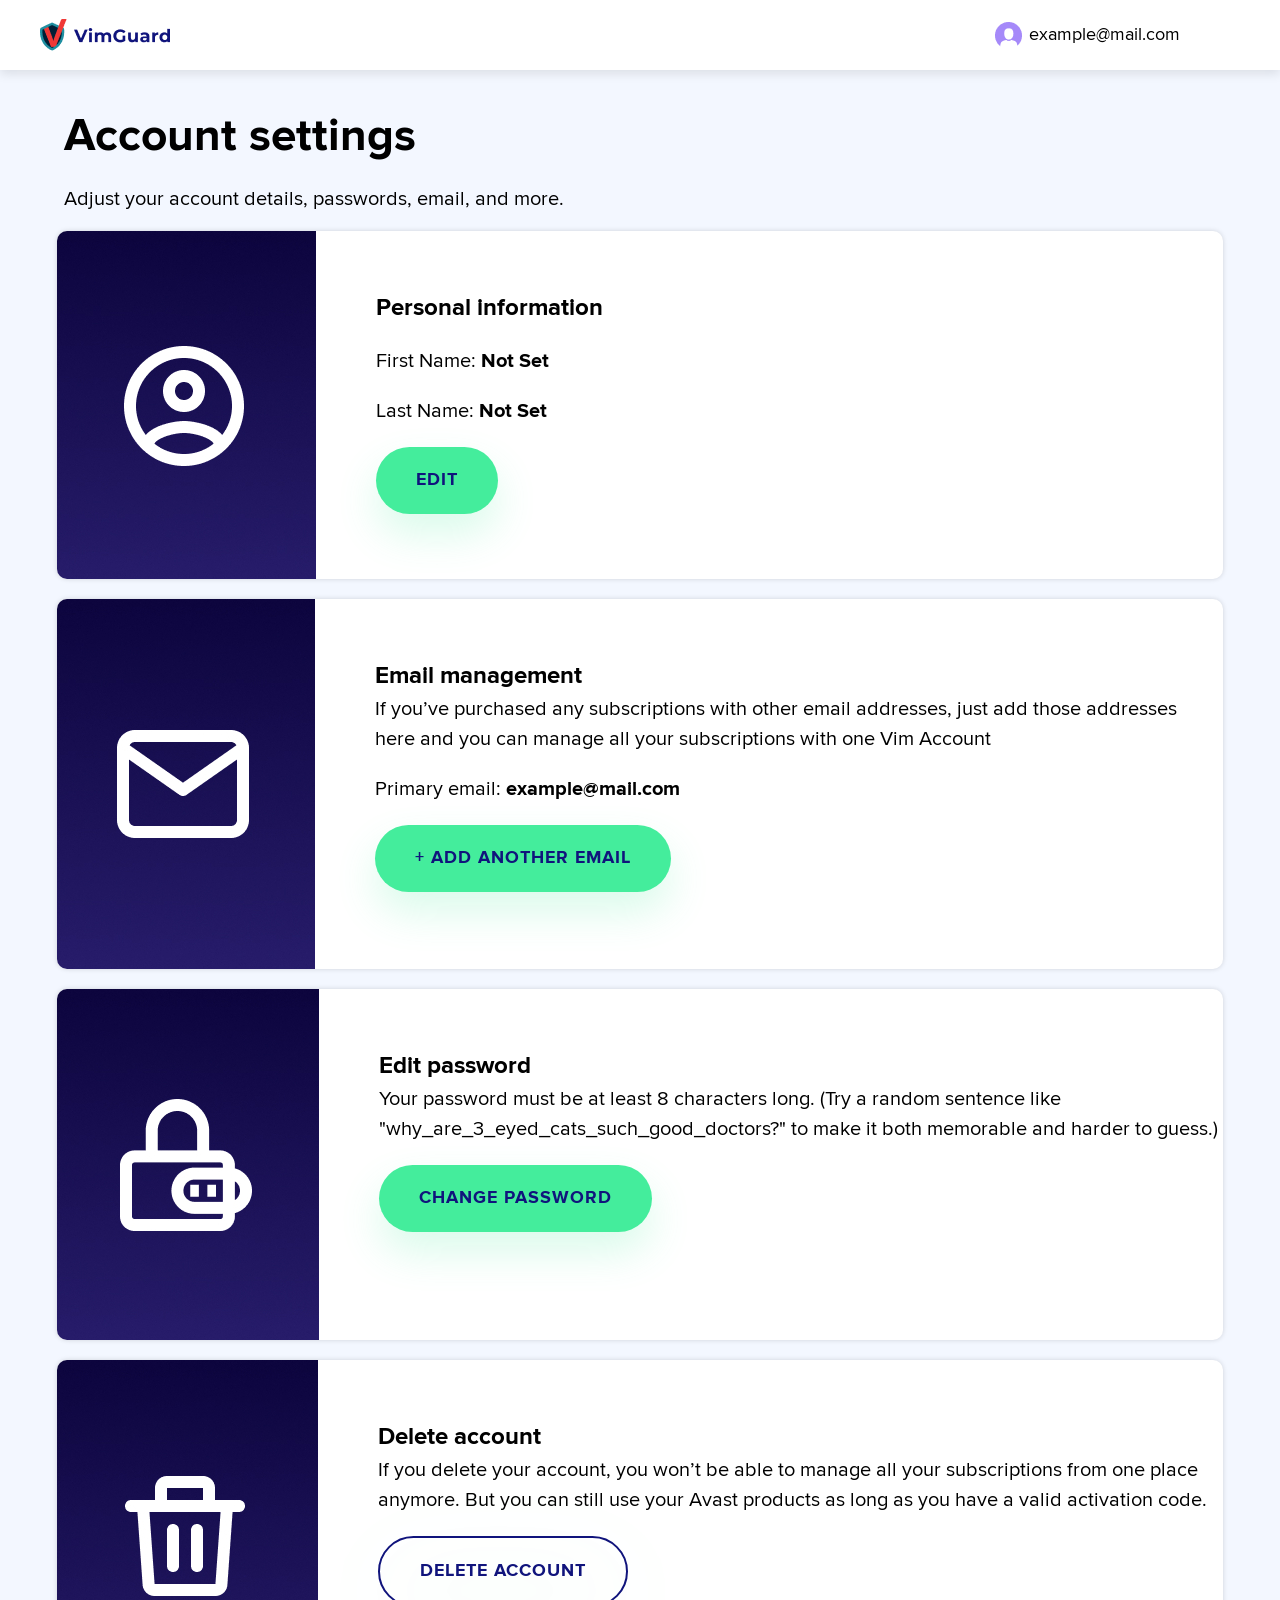
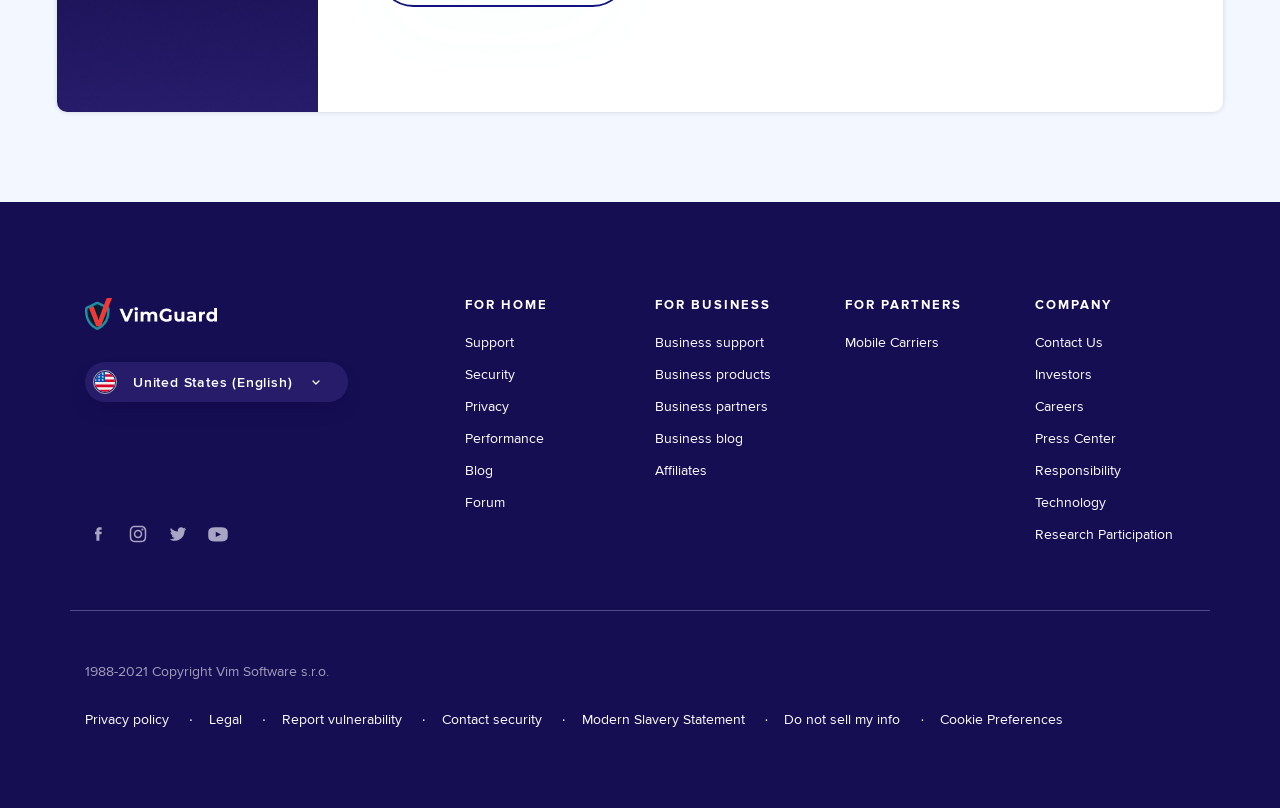
<file: account.html>
<!DOCTYPE html>
<html lang="en">

<head>

    <!-- <script src="./scripts/OtAutoBlock.js"></script> -->
    <script src="./scripts/static/10001792/web/j/vendor/one-trust.js"></script>

    <meta charset="utf-8">

    <meta name="viewport" content="width=device-width, initial-scale=1, shrink-to-fit=no">

    <link rel="icon" type="image/png" href="./favicon.ico" sizes="32x32" />
    <link rel="icon" type="image/png" href="./favicon.ico" sizes="16x16" />

    <meta name="application-name" content="VimGuard Antivirus" />
    <meta name="msapplication-TileColor" content="#2d364c" />
    <meta name="msapplication-square150x150logo" content="./images/big-logo.png">
    <meta name="msapplication-square310x310logo" content="./images/big-logo.png" />

    <meta content="./images/big-logo.png" property="og:image" />

    <link href="./styles/vimguard.css" rel="stylesheet" media="all">
    <link rel="stylesheet" href="./styles/owl.carousel.min.css">
    <link rel="stylesheet" href="./styles/owl.theme.default.min.css">



    <title>VimGuard | Download Free Antivirus</title>
    <meta
        content="Join 180 million others and get award-winning free antivirus for PC, Mac & Android. Surf safely & privately with our VPN. Download VimGuard today!"
        name="description">
    <meta property="og:title" content="VimGuard | Download Free Antivirus &amp; VPN | 100% Free &amp; Easy">
    <meta property="og:description"
        content="Join 180 million others and get award-winning free antivirus for PC, Mac & Android. Surf safely & privately with our VPN. Download VimGuard today!">

    <link href="./styles/bootstrap.min.css" rel="stylesheet">
    <link href="./styles/index.css" media="all" rel="stylesheet">
    <link href="./styles/download-popup.css" media="all" rel="stylesheet"/>
    <link href="./styles/local.css" rel="stylesheet" media="all" />
    <link href="./styles/custom-styles.css" rel="stylesheet">

    <script src="https://cdn.polyfill.io/v2/polyfill.min.js"></script>
    <script>
        document.documentElement.className = document.documentElement.className.replace("no-js", "js");
    </script>
</head>
<!-- Использовать тег "logged", когда пользователь успешно вошел в свой кабинет -->

<body class="tmpl-www mod-en-us logged">
    <header class="header-admin">
        <div class="header-line">
            <a href="#"><img src="./images/logo.png" alt="VimGuard Logo"></a>
            <div class="header-line_user">
                <img src="./images/adminpanel/userphoto7689.png" alt="User no photo" class="header-line_user_img">
                <span class="header-line_user_login">example@mail.com</span>
            </div>
        </div>
    </header>
    <main class="main_admin">
        <div class="main_page_first_line">
            <h2 class="main_page_first_line_title">
                Account settings 
            </h2>
            <p class="main_page_first_line_text">
                Adjust your account details, passwords, email, and more.
            </p>
        </div>
        <div class="main_admin_settings_container">
            <div class="main_admin_settings_item">
                <img src="./images/adminpanel/ac3.jpg" alt="Personal information">
                <div class="main_admin_settings_item_info">
                    <p class="main_admin_settings_item_info_title">Personal information</p>
                    <div class="main_admin_settings_item_info_content name">
                        <p class="main_admin_settings_item_info_text">First Name: <b id="fn">Not Set</b></p>
                        <p class="main_admin_settings_item_info_text">Last Name: <b id="sn">Not Set</b></p>
                        <button type="button" class="main_admin_settings_item_info_button">Edit</button>
                    </div>
                </div>
            </div>
            <div class="main_admin_settings_item">
                <img src="./images/adminpanel/ac4.jpg" alt="Email management">
                <div class="main_admin_settings_item_info">
                    <p class="main_admin_settings_item_info_title">Email management</p>
                    <p class="main_admin_settings_item_info_text">
                        If you’ve purchased any subscriptions with other email addresses, just add those addresses here and you can manage all your subscriptions with one Vim Account
                    </p>
                    <div class="main_admin_settings_item_info_content email">
                        <p class="main_admin_settings_item_info_text">Primary email: <b id="email">example@mail.com</b></p>
                        <button type="button" class="main_admin_settings_item_info_button">+ add another email</button>
                    </div>
                </div>
            </div>
            <div class="main_admin_settings_item">
                <img src="./images/adminpanel/ac5.jpg" alt="Edit password">
                <div class="main_admin_settings_item_info">
                    <p class="main_admin_settings_item_info_title">Edit password</p>
                    <p class="main_admin_settings_item_info_text">
                        Your password must be at least 8 characters long. (Try a random sentence like "why_are_3_eyed_cats_such_good_doctors?" to make it both memorable and harder to guess.)
                    </p>
                    <div class="main_admin_settings_item_info_content password">
                        <button type="button" class="main_admin_settings_item_info_button">Change password</button>
                    </div>
                </div>
            </div>
            <div class="main_admin_settings_item">
                <img src="./images/adminpanel/ac6.jpg" alt="Delete account">
                <div class="main_admin_settings_item_info">
                    <p class="main_admin_settings_item_info_title">Delete account</p>
                    <p class="main_admin_settings_item_info_text">
                        If you delete your account, you won’t be able to manage all your subscriptions from one place anymore. But you can still use your Avast products as long as you have a valid activation code.
                    </p>
                    <div class="main_admin_settings_item_info_content delete">
                        <button type="button" data-toggle="modal" data-target="#delete-modal" class="main_admin_settings_item_delete_account">Delete account</button>
                    </div>
                </div>
            </div>
        </div>
    </main>
    <footer class="footer-admin" id="footer">
        <div class="bottom-links inverse" data-cmp-name="cmp-footer-links">
            <div class="container">
                <div class="row internal">
                    <div class="col-md-12 col-lg-4 select-region">
                        <img class="logo-vim" src="./images/logo-white.png" alt="VimGuard">
                        <p class="region en-us">
                            <a class="select-region-button with-flag js-language-selector-trigger"
                                aria-label="United States (English) opens dialog" tabindex="0">
                                <span>United States (English)</span><img src="./images/local/arrow-s-down-white.svg"
                                    alt="">
                            </a>
                        </p>
                    </div>
                    <div class="col-md-3 col-lg-2 links sec1">
                        <p class="tagline-medium">For home</p>
                        <ul class="list-unstyled">
                            <li><a href="#" target="_blank" rel="noopener noreferrer">Support</a></li>
                            <li><a href="#">Security</a></li>
                            <li><a href="#" target="_blank" rel="noopener noreferrer">Privacy</a></li>
                            <li><a href="#">Performance</a></li>
                            <li><a href="#" target="_blank" rel="noopener noreferrer">Blog</a></li>
                            <li><a href="#" target="_blank" rel="noopener noreferrer">Forum</a></li>
                        </ul>
                    </div>
                    <div class="col-md-3 col-lg-2 links sec2">
                        <p class="tagline-medium">For business</p>
                        <ul class="list-unstyled">
                            <li><a href="/en-us/business/support">Business support</a></li>
                            <li><a href="/en-us/business">Business products</a></li>
                            <li><a href="/en-us/business/become-a-partner">Business partners</a></li>
                            <li><a href="#">Business blog</a></li>
                            <li><a href="/en-us/affiliates">Affiliates</a></li>
                        </ul>
                    </div>
                    <div class="col-md-3 col-lg-2 links sec3">
                        <p class="tagline-medium">For partners</p>
                        <ul class="list-unstyled">
                            <li><a href="/en-us/mno">Mobile Carriers</a></li>
                        </ul>
                    </div>
                    <div class="col-md-3 col-lg-2 links sec4">
                        <p class="tagline-medium">Company</p>
                        <ul class="list-unstyled">
                            <li><a href="/en-us/contacts">Contact Us</a></li>
                            <li><a href="#" target="_blank" rel="noopener noreferrer">Investors</a></li>
                            <li><a href="/en-us/careers">Careers</a></li>
                            <li><a href="#" target="_blank" rel="noopener noreferrer">Press Center</a></li>
                            <li><a href="/en-us/responsibility">Responsibility</a></li>
                            <li><a href="/en-us/technology">Technology</a></li>
                            <li><a href="/en-us/online-research">Research Participation</a></li>
                        </ul>
                    </div>
                    <div class="social">
                        <div class="social-icons" data-cmp-name="cmp-social-icons">
                            <a href="#" title="Facebook" aria-label="Facebook" class="social-icons__item medium">
                                <svg xmlns="http://www.w3.org/2000/svg" width="32" height="32" viewBox="0 0 32 32">
                                    <path fill="#A8A4C3" fill-rule="evenodd"
                                        d="M20.575 16.347H17.86V25h-3.992v-8.653H12v-3.3h1.868v-2.151c-.072-1.064.338-2.106 1.121-2.852.784-.746 1.863-1.122 2.955-1.03h2.972v3.22h-2.123c-.244-.01-.48.086-.643.262-.164.175-.24.413-.206.648v1.9H21l-.425 3.303z">
                                    </path>
                                </svg>
                            </a>
                            <a href="#" title="Instagram" aria-label="Instagram" class="social-icons__item medium">
                                <svg xmlns="http://www.w3.org/2000/svg" width="32" height="32" viewBox="0 0 32 32">
                                    <path fill="#A8A4C3" fill-rule="evenodd"
                                        d="M27 11.492c.001-.917-.165-1.826-.49-2.683-.242-.74-.661-1.41-1.221-1.952-.54-.561-1.21-.981-1.952-1.224-.858-.326-1.768-.492-2.686-.49-1.543-.134-3.092-.173-4.64-.12-1.505-.05-3.012-.01-4.513.121-.918-.001-1.828.165-2.686.49-.742.241-1.414.66-1.957 1.219-.56.541-.98 1.211-1.222 1.952-.325.858-.49 1.77-.488 2.687-.135 1.5-.176 3.005-.122 4.51-.05 1.504-.01 3.01.122 4.508-.002.917.164 1.827.49 2.684.242.74.66 1.41 1.22 1.952.543.56 1.213.978 1.954 1.22.858.325 1.769.49 2.686.49 1.5.131 3.008.172 4.514.121 1.505.054 3.012.013 4.513-.121.917 0 1.828-.165 2.686-.49 1.49-.514 2.661-1.684 3.175-3.173.326-.857.492-1.766.49-2.683 0-1.22.122-1.586.122-4.51L27 11.492zm-2.076 8.9c.009.71-.115 1.413-.366 2.075-.425.913-1.158 1.647-2.071 2.073-.663.25-1.367.375-2.076.366-1.1 0-1.465.121-4.396.121-1.466.056-2.934.015-4.395-.121-.711.01-1.418-.114-2.084-.366-.912-.425-1.645-1.158-2.071-2.069-.25-.662-.375-1.366-.366-2.074 0-1.098-.122-1.464-.122-4.392-.055-1.465-.014-2.931.122-4.391-.01-.71.114-1.417.366-2.082.213-.45.502-.862.854-1.216.286-.426.72-.73 1.217-.853.664-.251 1.37-.375 2.08-.366 1.099 0 1.465-.122 4.395-.122 1.467-.055 2.935-.014 4.396.122.709-.009 1.413.115 2.076.366.913.424 1.648 1.157 2.075 2.069.25.662.375 1.366.366 2.074 0 1.098.122 1.464.122 4.392.055 1.466.014 2.934-.122 4.395zM16.01 10.392c-3.101 0-5.615 2.512-5.615 5.61 0 3.1 2.514 5.611 5.615 5.611 3.102 0 5.616-2.512 5.616-5.61.025-1.496-.559-2.938-1.617-3.995-1.059-1.058-2.502-1.641-3.999-1.616zm0 9.27c-.976.018-1.918-.362-2.61-1.052-.69-.69-1.07-1.632-1.052-2.608-.018-.975.362-1.916 1.053-2.607.69-.69 1.633-1.07 2.61-1.052.976-.017 1.918.362 2.609 1.052.69.69 1.07 1.632 1.053 2.607.018.976-.362 1.917-1.053 2.607-.69.69-1.633 1.07-2.61 1.053zm5.86-10.856c-.741 0-1.342.6-1.342 1.342 0 .74.6 1.341 1.343 1.341.741 0 1.343-.6 1.343-1.341-.007-.739-.604-1.336-1.343-1.342z">
                                    </path>
                                </svg>
                            </a>
                            <a href="#" title="Twitter" aria-label="Twitter" class="social-icons__item medium">
                                <svg xmlns="http://www.w3.org/2000/svg" width="32" height="32" viewBox="0 0 32 32">
                                    <path fill="#A8A4C3" fill-rule="evenodd"
                                        d="M24.762 11.5v.587c.012 4.72-2.547 9.07-6.668 11.334-4.122 2.265-9.146 2.082-13.094-.475.389 0 .681.097 1.071.097 2.051.027 4.047-.665 5.646-1.956-1.916-.042-3.595-1.298-4.186-3.13.285.08.581.113.876.097.396-.018.789-.083 1.169-.196-2.089-.421-3.594-2.26-3.603-4.401v-.098c.595.334 1.267.503 1.947.489-1.251-.823-2.017-2.214-2.044-3.717-.015-.79.187-1.569.584-2.25 2.285 2.86 5.698 4.575 9.345 4.695 0-.293-.097-.684-.097-1.076.029-2.473 2.017-4.472 4.478-4.5 1.262-.01 2.467.524 3.31 1.468.995-.196 1.95-.56 2.823-1.077-.327 1.054-1.018 1.956-1.947 2.544.897-.136 1.778-.365 2.628-.684-.646.844-1.398 1.6-2.238 2.249z">
                                    </path>
                                </svg>
                            </a>
                            <a href="#" title="YouTube" aria-label="Youtube" class="social-icons__item medium">
                                <svg xmlns="http://www.w3.org/2000/svg" width="32" height="32" viewBox="0 0 32 32">
                                    <path fill="#A8A4C3" fill-rule="evenodd"
                                        d="M16 7c2.51 0 5.022.112 7.533.336C26.628 7.612 29 10.205 29 13.312v6.376c0 3.107-2.372 5.7-5.467 5.976C21.022 25.888 18.51 26 16 26c-2.51 0-5.022-.112-7.533-.336C5.372 25.388 3 22.795 3 19.688v-6.376c0-3.107 2.372-5.7 5.467-5.976C10.978 7.112 13.49 7 16 7zm-3 6v7l7-3.5-7-3.5z">
                                    </path>
                                </svg>
                            </a>
                        </div>
                    </div>
                </div>
            </div>
        </div>
        <div class="footer inverse web" data-cmp-name="cmp-footer">
            <div class="container">
                <div class="row justify-content-between">
                    <div class="col-12  copyright">
                        <p>1988-2021 Copyright Vim Software s.r.o.</p>
                    </div>
                    <div class="col-12 middle">
                        <a href="/en-us/privacy-policy">Privacy policy</a>
                        <a href="/en-us/legal">Legal</a>
                        <a href="/coordinated-vulnerability-disclosure">Report vulnerability</a>
                        <a href="/bug-bounty">Contact security</a>
                        <a href="#" target="_blank" rel="noopener">Modern Slavery Statement</a>
                        <a href="/en-us/do-not-sell">Do not sell my info</a>
                        <button id="ot-sdk-btn" class="ot-sdk-show-settings">Cookie Preferences</button>
                    </div>
                    <div class="col-12  right">
                    </div>
                </div>
            </div>
        </div>
        <!-- Модальное окно -->
        <div class="modal fade admin_modal" id="delete-modal" tabindex="-1" role="dialog" aria-labelledby="deleteModalLabel" aria-hidden="true">
            <div class="modal-dialog modal-dialog-centered" role="document">
            <div class="modal-content">
                <div class="modal-header">
                    <h5 class="modal-title" id="deleteModalLabel">
                        Are you sure you want to delete your Vim Account?
                    </h5>
                    <button type="button" class="close" data-dismiss="modal" aria-label="Close">
                        <span aria-hidden="true">&times;</span>
                    </button>
                </div>
                <div class="modal-body">
                    Your Vim Account will be permanently deleted, and you’ll lose your ability to manage all your subscriptions from one place. But your Vim subscriptions will still be active (make sure you keep your activation codes!).
                    <br>
                    <br>
                    Are you really sure you want to delete your Vim Account?
                </div>
                <div class="modal-footer">
                <button type="button" class="delete_account">Delete account</button>
                </div>
            </div>
            </div>
        </div>
        <script src="./scripts/jquery-3.6.0.min.js"></script>
        <script src="./scripts/popper.min.js"></script>
        <script src="./scripts/bootstrap/bootstrap.min.js"></script>
        <script src="./scripts/admin-scripts.js"></script>
    </footer>
</body>

</html>
</file>
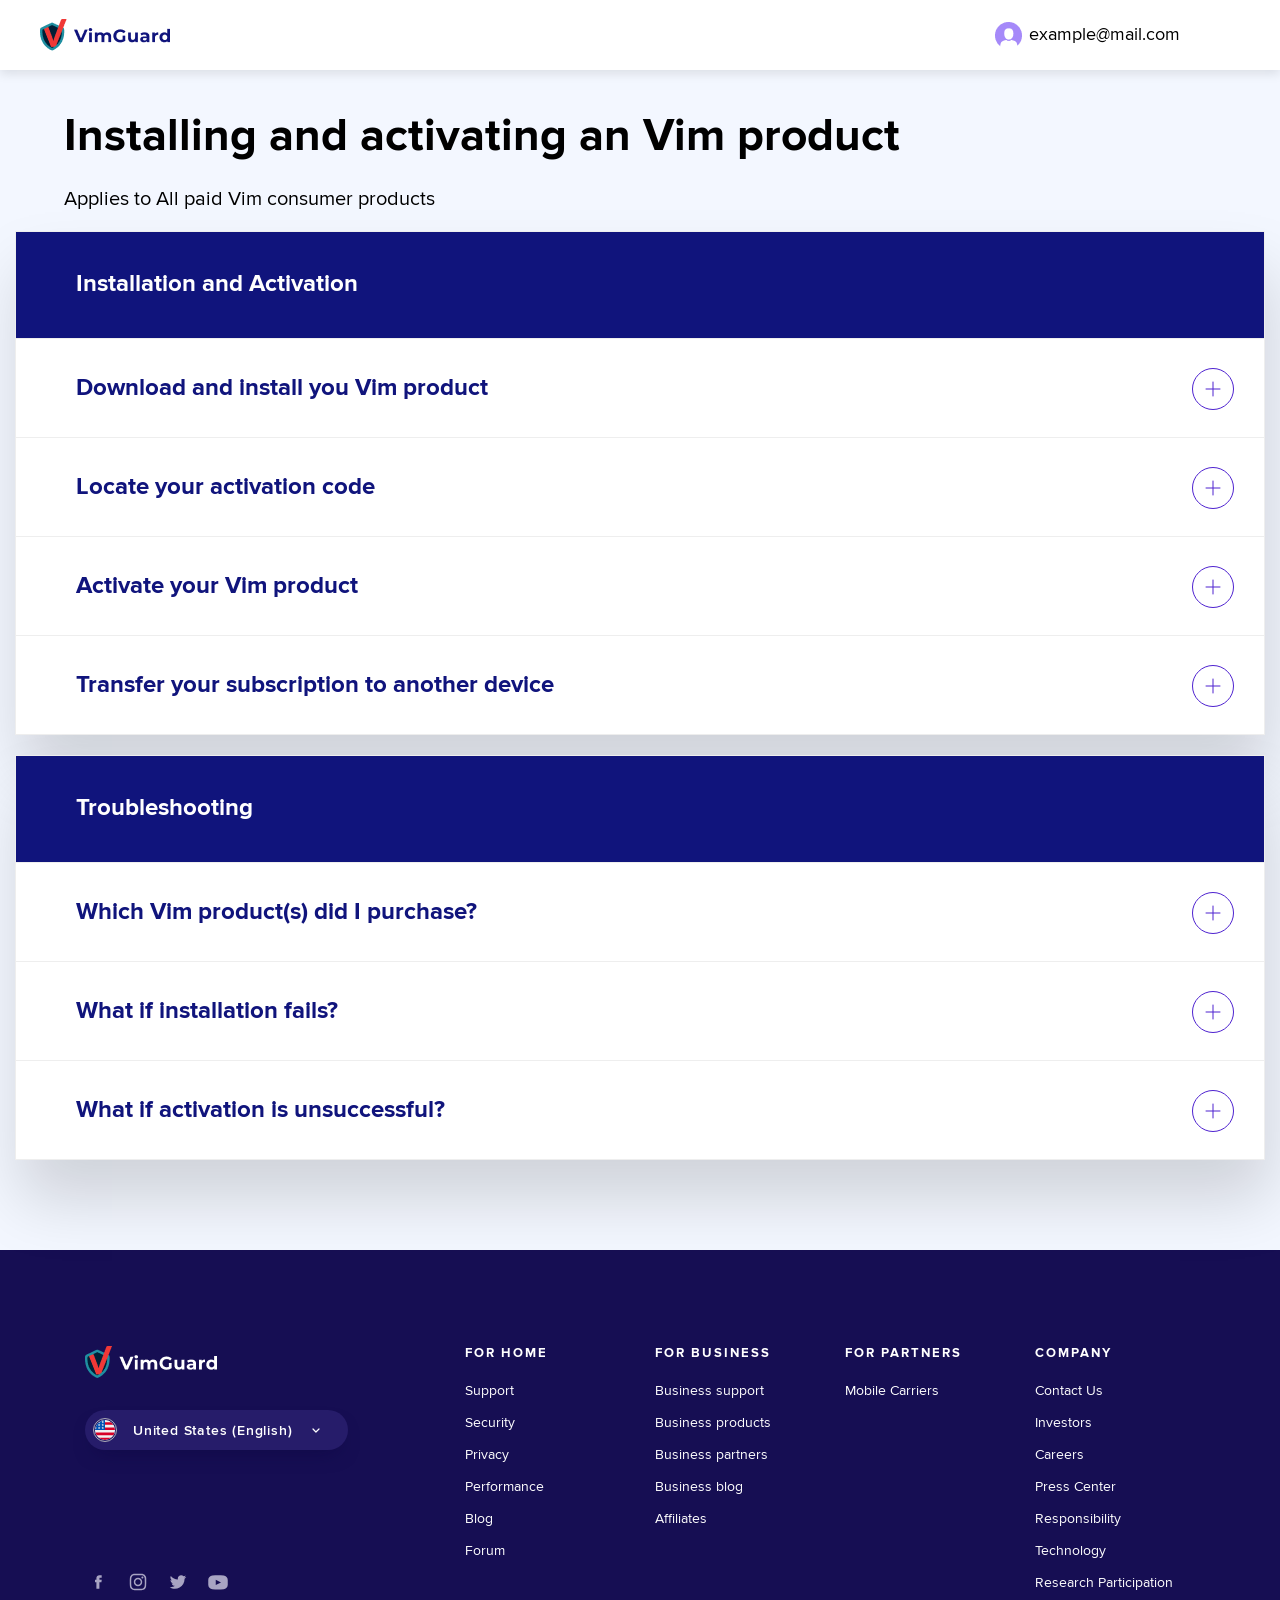
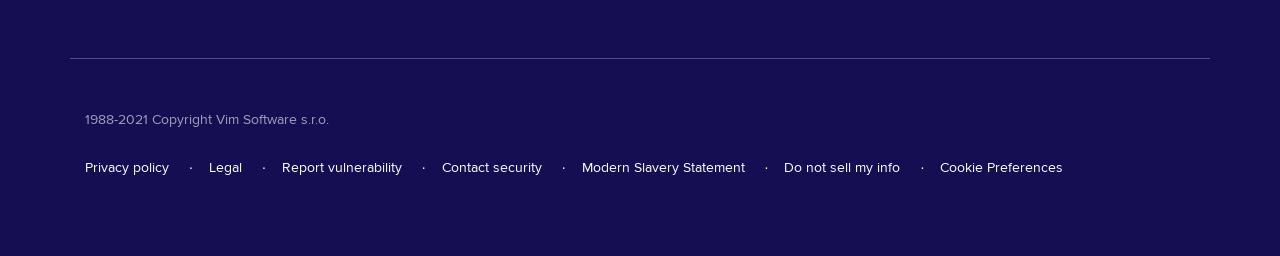
<file: faq_admin.html>
<!DOCTYPE html>
<html lang="en">

<head>

    <!-- <script src="./scripts/OtAutoBlock.js"></script> -->
    <script src="./scripts/static/10001792/web/j/vendor/one-trust.js"></script>

    <meta charset="utf-8">

    <meta name="viewport" content="width=device-width, initial-scale=1, shrink-to-fit=no">

    <link rel="icon" type="image/png" href="./favicon.ico" sizes="32x32" />
    <link rel="icon" type="image/png" href="./favicon.ico" sizes="16x16" />

    <meta name="application-name" content="VimGuard Antivirus" />
    <meta name="msapplication-TileColor" content="#2d364c" />
    <meta name="msapplication-square150x150logo" content="./images/big-logo.png">
    <meta name="msapplication-square310x310logo" content="./images/big-logo.png" />

    <meta content="./images/big-logo.png" property="og:image" />

    <link href="./styles/vimguard.css" rel="stylesheet" media="all">
    <link rel="stylesheet" href="./styles/owl.carousel.min.css">
    <link rel="stylesheet" href="./styles/owl.theme.default.min.css">



    <title>VimGuard | Download Free Antivirus</title>
    <meta
        content="Join 180 million others and get award-winning free antivirus for PC, Mac & Android. Surf safely & privately with our VPN. Download VimGuard today!"
        name="description">
    <meta property="og:title" content="VimGuard | Download Free Antivirus &amp; VPN | 100% Free &amp; Easy">
    <meta property="og:description"
        content="Join 180 million others and get award-winning free antivirus for PC, Mac & Android. Surf safely & privately with our VPN. Download VimGuard today!">

    <link href="./styles/bootstrap.min.css" rel="stylesheet">
    <link href="./styles/index.css" media="all" rel="stylesheet">
    <link href="./styles/download-popup.css" media="all" rel="stylesheet"/>
    <link href="./styles/local.css" rel="stylesheet" media="all" />
    <link href="./styles/custom-styles.css" rel="stylesheet">

    <script src="https://cdn.polyfill.io/v2/polyfill.min.js"></script>
    <script>
        document.documentElement.className = document.documentElement.className.replace("no-js", "js");
    </script>
</head>
<!-- Использовать тег "logged", когда пользователь успешно вошел в свой кабинет -->

<body class="tmpl-www mod-en-us logged">
    <header class="header-admin">
        <div class="header-line">
            <a href="#"><img src="./images/logo.png" alt="VimGuard Logo"></a>
            <div class="header-line_user">
                <img src="./images/adminpanel/userphoto7689.png" alt="User no photo" class="header-line_user_img">
                <span class="header-line_user_login">example@mail.com</span>
            </div>
        </div>
    </header>
    <main class="main_admin">
        <div class="main_page_first_line">
            <h2 class="main_page_first_line_title">
                Installing and activating an Vim product
            </h2>
            <p class="main_page_first_line_text">
                Applies to All paid Vim consumer products
            </p>
        </div>
        <div class="main_admin_questions_container">
            <div class="main_admin_questions_chapter">
                <div class="main_admin_questions_chapter_header">
                    <p class="main_admin_questions_chapter_header_text">
                        Installation and Activation
                    </p>
                </div>
                <div class="main_admin_questions_items">
                    <div class="main_admin_questions_item">
                        <h5 class="main_admin_questions_question">
                            <span>Download and install you Vim product</span>
                        </h5>
                        <p class="main_admin_questions_answer">
                            <span>To download and install your Avast product:</span>
                            <span>1. Click the button below to open our download and installation help page:</span>
                            <button type="button" class="main_admin_questions_answer_btn">GET Vimguard</button>
                            <span>2. Use the Choose your product drop-down menu to select your purchased product.</span>
                            <span>3. Use the Choose your platform drop-down menu to select your platform.</span>
                            <span>4. Click See Installation Instructions, then follow the on-screen steps.</span>
                            <span>Your Vim product is now installed on your device. If you have not yet activated your subscription, refer the the next sections in this article for information about locating your activation code and activating your Vim product.</span>
                        </p>
                    </div>
                    <div class="main_admin_questions_item">
                        <h5 class="main_admin_questions_question">
                            <span>Locate your activation code</span>
                        </h5>
                        <p class="main_admin_questions_answer">
                            <span>You can find your activation code in one of the following locations:</span>
                            <span class="marker">The <a href="#">Vim Account</a> that is linked to the email address you provided during the subscription purchase.</span>
                            <span class="marker">The <b>order confirmation email&nbsp;</b> that you received after purchase (usually from refund@vimguard.com).</span>
                            <span class="marker">The <b>activation card&nbsp;</b> that was included with your purchase in an Vim box or plastic case.</span>
                            <span class="marker"><b>Another Vim product&nbsp;</b> that you have already activated using the same activation code.</span>
                            <span>For detailed instructions on locating your activation code, refer to the following article:</span>
                            <span class="marker"><a href="#">Locating your Vim activation code</a></span>
                            <span>For detailed instructions on retrieving an activation code from your Vim Account, refer to the following article:</span>
                            <span class="marker">Retrieving an activation code from your Vim Account</span>
                        </p>
                    </div>
                    <div class="main_admin_questions_item">
                        <h5 class="main_admin_questions_question">
                            <span>Activate your Vim product</span> 
                        </h5>
                        <p class="main_admin_questions_answer">
                            <span>You can find your activation code in one of the following locations:</span>
                            <span>1. Locate your activation code. This is included in your order confirmation email. For detailed instructions, refer to the following article:</span>
                            <span class="marker"><a href="#">Locating your Vim activation code</a></span>
                            <span>2. Double-click the Vim Internet Security icon on your Windows desktop to open the application.</span>
                            <span>For alternative options to open Vim Internet Security, refer to the following article:</span>
                            <span class="marker"><a href="#">Opening Vim applications</a></span>
                            <span>3. Select <b>☰ Menu ▸ Enter activation code.</b></span>
                            <span>4. Type or paste your <b>activation code</b> (including hyphens) into the text box, then click <b>Enter</b>.</span>
                            <span>5. If your activation code is valid for <b>multiple products</b>, untick the box next to any products that you <b>do not</b> want to install and activate.</span>
                            <span>Click <b>Activate & install</b> to confirm activation and installation of all selected products.</span>
                            <span>Your Vim Internet Security subscription is now active. If activation is unsuccessful, refer to the Still need help? section in this article.</span>
                        </p>
                    </div>
                    <div class="main_admin_questions_item">
                        <h5 class="main_admin_questions_question">
                            <span>Transfer your subscription to another device</span> 
                        </h5>
                        <p class="main_admin_questions_answer">
                           <span>To learn how to transfer an Vim subscription from one device to another, refer to the following article:</span>
                           <span class="marker"><a href="#">Transferring an Vim subscription to another device</a></span>
                        </p>
                    </div>
                </div>
            </div>
            <div class="main_admin_questions_chapter">
                <div class="main_admin_questions_chapter_header">
                    <p class="main_admin_questions_chapter_header_text">
                        Troubleshooting
                    </p>
                </div>
                <div class="main_admin_questions_items">
                    <div class="main_admin_questions_item">
                        <h5 class="main_admin_questions_question">
                            <span>Which Vim product(s) did I purchase?</span>
                        </h5>
                        <p class="main_admin_questions_answer">
                            <span>Some Avast subscriptions are valid for multiple products, and some are valid for just one product. You can verify what is included in your Avast subscription using one of the methods below:</span>
                            <span class="marker"><b>Vim Account</b>: Sign in to the Vim Account that is linked to the email address you provided at checkout, then click the Subscriptions tile. The valid platforms and products for each subscription are listed under Install on your devices.</span>
                            <span class="marker"><b>Order confirmation email</b>: Locate the order confirmation email that you received after purchase (usually from refund@vimguard.com). The valid platforms and products are listed under <b>Your products</b>.
                            </span>
                        </p>
                    </div>
                    <div class="main_admin_questions_item">
                        <h5 class="main_admin_questions_question">
                            <span>What if installation fails?</span>
                        </h5>
                        <p class="main_admin_questions_answer">
                            <span>Before following the installation steps in this article, ensure that your PC is properly prepared for installation. For instructions, refer to the following article:</span>
                            <span class="marker"><a href="#">Preparing your PC for installation of Vim software</a></span>
                            <span>If this does not resolve the issue, try installing your Vim product using one of our detailed installation articles.</span>
                            <span>If installation continues to fail, you can click the link below to open the Vim <b>Technical Support</b> form. After you submit the request, an Vim Support agent will contact you to help resolve the issue.</span>
                            <span class="marker"><a href="#">Contact Vim Support</a></span>
                        </p>
                    </div>
                    <div class="main_admin_questions_item">
                        <h5 class="main_admin_questions_question">
                            <span>What if activation is unsuccessful?</span> 
                        </h5>
                        <p class="main_admin_questions_answer">
                            <span>Review the information below, which explains how to resolve some of the most common activation issues.</span>
                            <span>Your activation method:</span>
                            <span class="method"><a href="#">VIM ACCOUNT</a><a href="#">ACTIVATION CODE</a></span>
                            <span>If your Vim product displays an <b>expiration message</b>, refer to the following section of this article to ensure your product is properly activated:</span>
                            <span class="marker">Activate your Vim product</span>
                            <span>Ensure you are correctly entering your activation code (including hyphens). Refer to the following section of this article for more information about locating your activation code:</span>
                            <span class="marker"><a href="#">Locate your activation code</a></span>
                            <span>If you see an error message during activation, refer to the following article for advice:</span>
                            <span class="marker"><a href="#">Troubleshooting common activation error messages</a></span>
                            <span>If you are still unable to activate your subscription, you can click the link below to open the Vim Technical Support form. After you submit the request, an Vim Support agent will contact you to help resolve the issue.</span>
                            <span class="marker"><a href="#">Contact Vim Support</a></span>
                        </p>
                    </div>
                </div>
            </div>
        </div>
    </main>
    <footer class="footer-admin" id="footer">
        <div class="bottom-links inverse" data-cmp-name="cmp-footer-links">
            <div class="container">
                <div class="row internal">
                    <div class="col-md-12 col-lg-4 select-region">
                        <img class="logo-vim" src="./images/logo-white.png" alt="VimGuard">
                        <p class="region en-us">
                            <a class="select-region-button with-flag js-language-selector-trigger"
                                aria-label="United States (English) opens dialog" tabindex="0">
                                <span>United States (English)</span><img src="./images/local/arrow-s-down-white.svg"
                                    alt="">
                            </a>
                        </p>
                    </div>
                    <div class="col-md-3 col-lg-2 links sec1">
                        <p class="tagline-medium">For home</p>
                        <ul class="list-unstyled">
                            <li><a href="#" target="_blank" rel="noopener noreferrer">Support</a></li>
                            <li><a href="#">Security</a></li>
                            <li><a href="#" target="_blank" rel="noopener noreferrer">Privacy</a></li>
                            <li><a href="#">Performance</a></li>
                            <li><a href="#" target="_blank" rel="noopener noreferrer">Blog</a></li>
                            <li><a href="#" target="_blank" rel="noopener noreferrer">Forum</a></li>
                        </ul>
                    </div>
                    <div class="col-md-3 col-lg-2 links sec2">
                        <p class="tagline-medium">For business</p>
                        <ul class="list-unstyled">
                            <li><a href="/en-us/business/support">Business support</a></li>
                            <li><a href="/en-us/business">Business products</a></li>
                            <li><a href="/en-us/business/become-a-partner">Business partners</a></li>
                            <li><a href="#">Business blog</a></li>
                            <li><a href="/en-us/affiliates">Affiliates</a></li>
                        </ul>
                    </div>
                    <div class="col-md-3 col-lg-2 links sec3">
                        <p class="tagline-medium">For partners</p>
                        <ul class="list-unstyled">
                            <li><a href="/en-us/mno">Mobile Carriers</a></li>
                        </ul>
                    </div>
                    <div class="col-md-3 col-lg-2 links sec4">
                        <p class="tagline-medium">Company</p>
                        <ul class="list-unstyled">
                            <li><a href="/en-us/contacts">Contact Us</a></li>
                            <li><a href="#" target="_blank" rel="noopener noreferrer">Investors</a></li>
                            <li><a href="/en-us/careers">Careers</a></li>
                            <li><a href="#" target="_blank" rel="noopener noreferrer">Press Center</a></li>
                            <li><a href="/en-us/responsibility">Responsibility</a></li>
                            <li><a href="/en-us/technology">Technology</a></li>
                            <li><a href="/en-us/online-research">Research Participation</a></li>
                        </ul>
                    </div>
                    <div class="social">
                        <div class="social-icons" data-cmp-name="cmp-social-icons">
                            <a href="#" title="Facebook" aria-label="Facebook" class="social-icons__item medium">
                                <svg xmlns="http://www.w3.org/2000/svg" width="32" height="32" viewBox="0 0 32 32">
                                    <path fill="#A8A4C3" fill-rule="evenodd"
                                        d="M20.575 16.347H17.86V25h-3.992v-8.653H12v-3.3h1.868v-2.151c-.072-1.064.338-2.106 1.121-2.852.784-.746 1.863-1.122 2.955-1.03h2.972v3.22h-2.123c-.244-.01-.48.086-.643.262-.164.175-.24.413-.206.648v1.9H21l-.425 3.303z">
                                    </path>
                                </svg>
                            </a>
                            <a href="#" title="Instagram" aria-label="Instagram" class="social-icons__item medium">
                                <svg xmlns="http://www.w3.org/2000/svg" width="32" height="32" viewBox="0 0 32 32">
                                    <path fill="#A8A4C3" fill-rule="evenodd"
                                        d="M27 11.492c.001-.917-.165-1.826-.49-2.683-.242-.74-.661-1.41-1.221-1.952-.54-.561-1.21-.981-1.952-1.224-.858-.326-1.768-.492-2.686-.49-1.543-.134-3.092-.173-4.64-.12-1.505-.05-3.012-.01-4.513.121-.918-.001-1.828.165-2.686.49-.742.241-1.414.66-1.957 1.219-.56.541-.98 1.211-1.222 1.952-.325.858-.49 1.77-.488 2.687-.135 1.5-.176 3.005-.122 4.51-.05 1.504-.01 3.01.122 4.508-.002.917.164 1.827.49 2.684.242.74.66 1.41 1.22 1.952.543.56 1.213.978 1.954 1.22.858.325 1.769.49 2.686.49 1.5.131 3.008.172 4.514.121 1.505.054 3.012.013 4.513-.121.917 0 1.828-.165 2.686-.49 1.49-.514 2.661-1.684 3.175-3.173.326-.857.492-1.766.49-2.683 0-1.22.122-1.586.122-4.51L27 11.492zm-2.076 8.9c.009.71-.115 1.413-.366 2.075-.425.913-1.158 1.647-2.071 2.073-.663.25-1.367.375-2.076.366-1.1 0-1.465.121-4.396.121-1.466.056-2.934.015-4.395-.121-.711.01-1.418-.114-2.084-.366-.912-.425-1.645-1.158-2.071-2.069-.25-.662-.375-1.366-.366-2.074 0-1.098-.122-1.464-.122-4.392-.055-1.465-.014-2.931.122-4.391-.01-.71.114-1.417.366-2.082.213-.45.502-.862.854-1.216.286-.426.72-.73 1.217-.853.664-.251 1.37-.375 2.08-.366 1.099 0 1.465-.122 4.395-.122 1.467-.055 2.935-.014 4.396.122.709-.009 1.413.115 2.076.366.913.424 1.648 1.157 2.075 2.069.25.662.375 1.366.366 2.074 0 1.098.122 1.464.122 4.392.055 1.466.014 2.934-.122 4.395zM16.01 10.392c-3.101 0-5.615 2.512-5.615 5.61 0 3.1 2.514 5.611 5.615 5.611 3.102 0 5.616-2.512 5.616-5.61.025-1.496-.559-2.938-1.617-3.995-1.059-1.058-2.502-1.641-3.999-1.616zm0 9.27c-.976.018-1.918-.362-2.61-1.052-.69-.69-1.07-1.632-1.052-2.608-.018-.975.362-1.916 1.053-2.607.69-.69 1.633-1.07 2.61-1.052.976-.017 1.918.362 2.609 1.052.69.69 1.07 1.632 1.053 2.607.018.976-.362 1.917-1.053 2.607-.69.69-1.633 1.07-2.61 1.053zm5.86-10.856c-.741 0-1.342.6-1.342 1.342 0 .74.6 1.341 1.343 1.341.741 0 1.343-.6 1.343-1.341-.007-.739-.604-1.336-1.343-1.342z">
                                    </path>
                                </svg>
                            </a>
                            <a href="#" title="Twitter" aria-label="Twitter" class="social-icons__item medium">
                                <svg xmlns="http://www.w3.org/2000/svg" width="32" height="32" viewBox="0 0 32 32">
                                    <path fill="#A8A4C3" fill-rule="evenodd"
                                        d="M24.762 11.5v.587c.012 4.72-2.547 9.07-6.668 11.334-4.122 2.265-9.146 2.082-13.094-.475.389 0 .681.097 1.071.097 2.051.027 4.047-.665 5.646-1.956-1.916-.042-3.595-1.298-4.186-3.13.285.08.581.113.876.097.396-.018.789-.083 1.169-.196-2.089-.421-3.594-2.26-3.603-4.401v-.098c.595.334 1.267.503 1.947.489-1.251-.823-2.017-2.214-2.044-3.717-.015-.79.187-1.569.584-2.25 2.285 2.86 5.698 4.575 9.345 4.695 0-.293-.097-.684-.097-1.076.029-2.473 2.017-4.472 4.478-4.5 1.262-.01 2.467.524 3.31 1.468.995-.196 1.95-.56 2.823-1.077-.327 1.054-1.018 1.956-1.947 2.544.897-.136 1.778-.365 2.628-.684-.646.844-1.398 1.6-2.238 2.249z">
                                    </path>
                                </svg>
                            </a>
                            <a href="#" title="YouTube" aria-label="Youtube" class="social-icons__item medium">
                                <svg xmlns="http://www.w3.org/2000/svg" width="32" height="32" viewBox="0 0 32 32">
                                    <path fill="#A8A4C3" fill-rule="evenodd"
                                        d="M16 7c2.51 0 5.022.112 7.533.336C26.628 7.612 29 10.205 29 13.312v6.376c0 3.107-2.372 5.7-5.467 5.976C21.022 25.888 18.51 26 16 26c-2.51 0-5.022-.112-7.533-.336C5.372 25.388 3 22.795 3 19.688v-6.376c0-3.107 2.372-5.7 5.467-5.976C10.978 7.112 13.49 7 16 7zm-3 6v7l7-3.5-7-3.5z">
                                    </path>
                                </svg>
                            </a>
                        </div>
                    </div>
                </div>
            </div>
        </div>
        <div class="footer inverse web" data-cmp-name="cmp-footer">
            <div class="container">
                <div class="row justify-content-between">
                    <div class="col-12  copyright">
                        <p>1988-2021 Copyright Vim Software s.r.o.</p>
                    </div>
                    <div class="col-12 middle">
                        <a href="/en-us/privacy-policy">Privacy policy</a>
                        <a href="/en-us/legal">Legal</a>
                        <a href="/coordinated-vulnerability-disclosure">Report vulnerability</a>
                        <a href="/bug-bounty">Contact security</a>
                        <a href="#" target="_blank" rel="noopener">Modern Slavery Statement</a>
                        <a href="/en-us/do-not-sell">Do not sell my info</a>
                        <button id="ot-sdk-btn" class="ot-sdk-show-settings">Cookie Preferences</button>
                    </div>
                    <div class="col-12  right">
                    </div>
                </div>
            </div>
        </div>
        <!-- Модальное окно -->
        <div class="modal fade admin_modal" id="delete-modal" tabindex="-1" role="dialog" aria-labelledby="deleteModalLabel" aria-hidden="true">
            <div class="modal-dialog modal-dialog-centered" role="document">
            <div class="modal-content">
                <div class="modal-header">
                    <h5 class="modal-title" id="deleteModalLabel">
                        Are you sure you want to delete your Vim Account?
                    </h5>
                    <button type="button" class="close" data-dismiss="modal" aria-label="Close">
                        <span aria-hidden="true">&times;</span>
                    </button>
                </div>
                <div class="modal-body">
                    Your Vim Account will be permanently deleted, and you’ll lose your ability to manage all your subscriptions from one place. But your Vim subscriptions will still be active (make sure you keep your activation codes!).
                    <br>
                    <br>
                    Are you really sure you want to delete your Vim Account?
                </div>
                <div class="modal-footer">
                <button type="button" class="delete_account">Delete account</button>
                </div>
            </div>
            </div>
        </div>
        <script src="./scripts/jquery-3.6.0.min.js"></script>
        <script src="./scripts/popper.min.js"></script>
        <script src="./scripts/bootstrap/bootstrap.min.js"></script>
        <script src="./scripts/admin-scripts.js"></script>
    </footer>
</body>

</html>
</file>
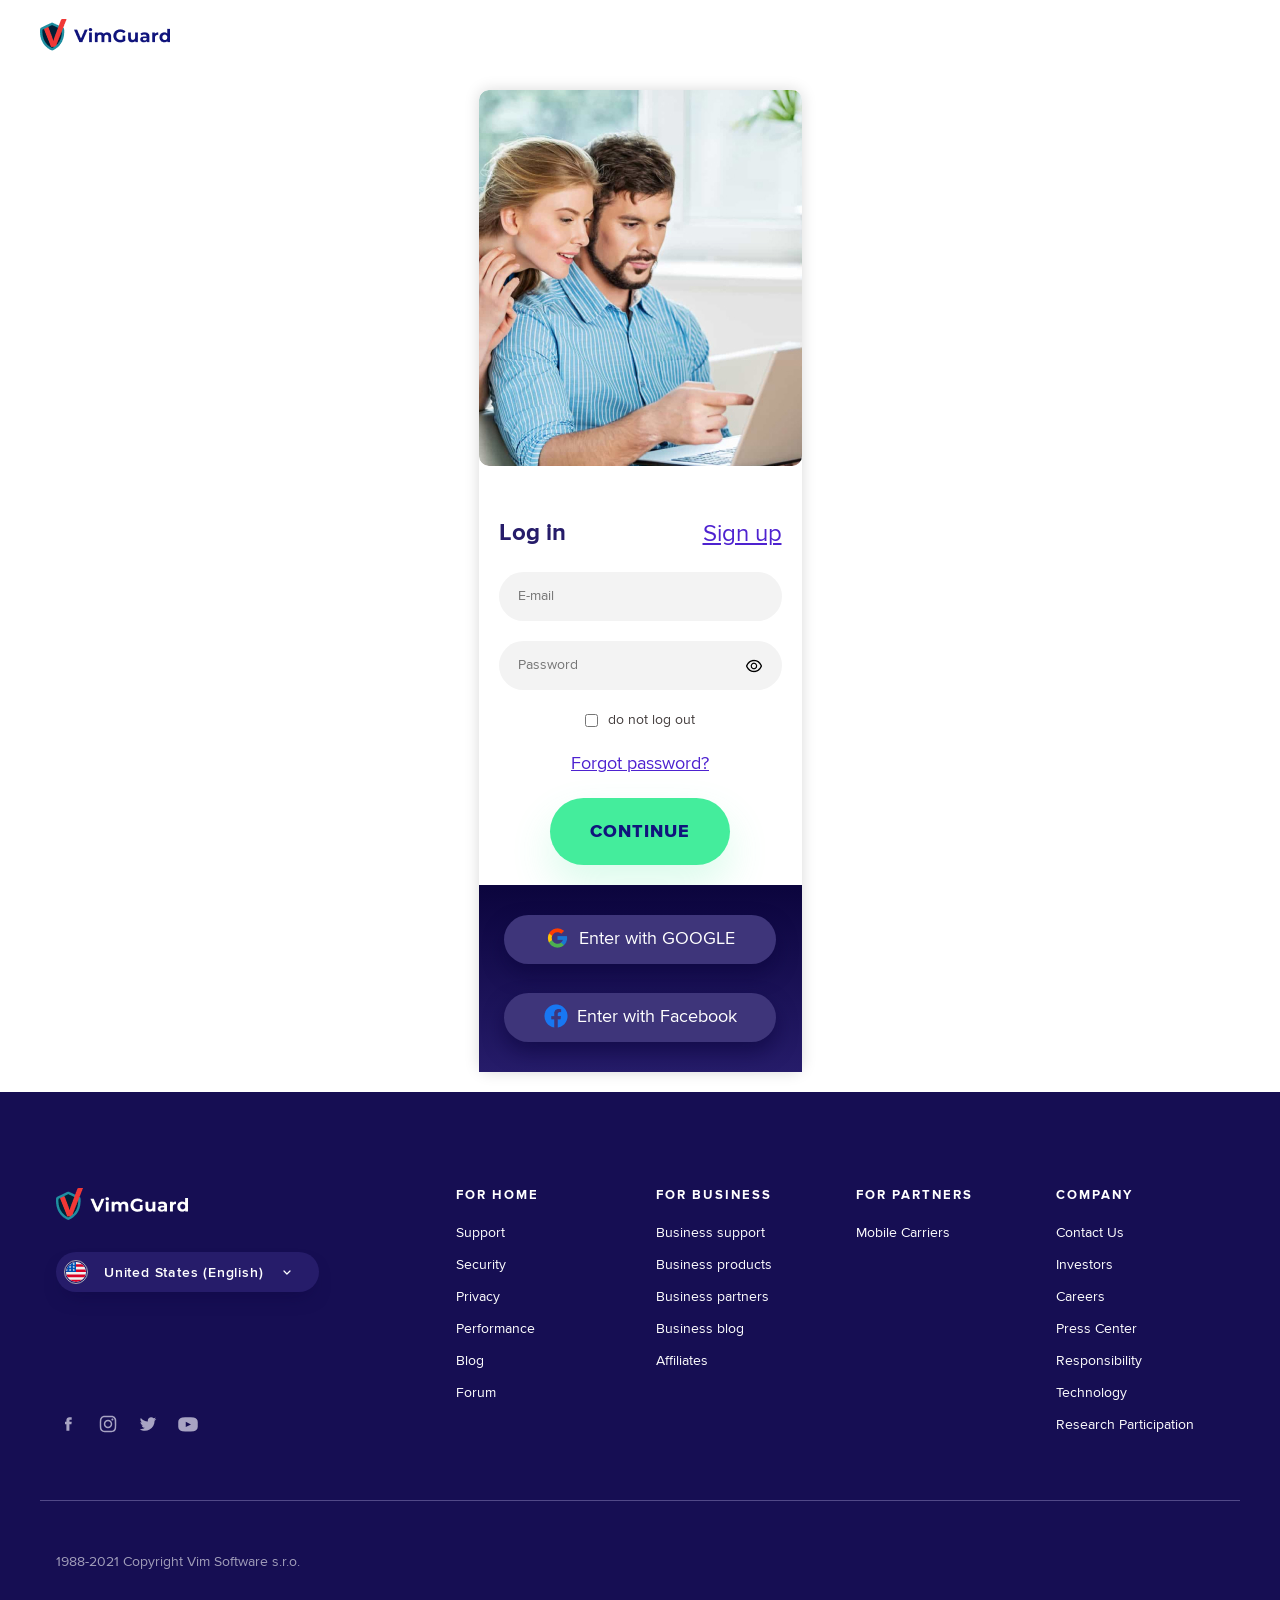
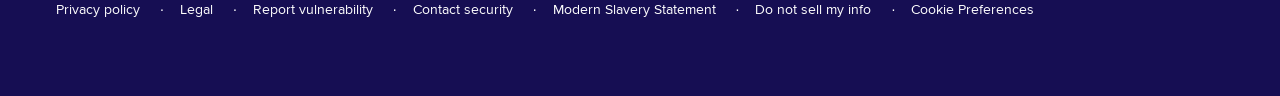
<file: login.html>
<!DOCTYPE html>
<html lang="en">

<head>

    <!-- <script src="./scripts/OtAutoBlock.js"></script> -->
    <script src="./scripts/static/10001792/web/j/vendor/one-trust.js"></script>

    <meta charset="utf-8">

    <meta name="viewport" content="width=device-width, initial-scale=1, shrink-to-fit=no">

    <link rel="icon" type="image/png" href="./favicon.ico" sizes="32x32" />
    <link rel="icon" type="image/png" href="./favicon.ico" sizes="16x16" />

    <meta name="application-name" content="VimGuard Antivirus" />
    <meta name="msapplication-TileColor" content="#2d364c" />
    <meta name="msapplication-square150x150logo" content="./images/big-logo.png">
    <meta name="msapplication-square310x310logo" content="./images/big-logo.png" />

    <meta content="./images/big-logo.png" property="og:image" />

    <link href="./styles/vimguard.css" rel="stylesheet" media="all">
    <link rel="stylesheet" href="./styles/owl.carousel.min.css">
    <link rel="stylesheet" href="./styles/owl.theme.default.min.css">



    <title>VimGuard | Download Free Antivirus</title>
    <meta
        content="Join 180 million others and get award-winning free antivirus for PC, Mac & Android. Surf safely & privately with our VPN. Download VimGuard today!"
        name="description">
    <meta property="og:title" content="VimGuard | Download Free Antivirus &amp; VPN | 100% Free &amp; Easy">
    <meta property="og:description"
        content="Join 180 million others and get award-winning free antivirus for PC, Mac & Android. Surf safely & privately with our VPN. Download VimGuard today!">

    <link href="./styles/index.css" media="all" rel="stylesheet">
    <link href="./styles/download-popup.css" media="all" rel="stylesheet" />
    <link href="./styles/local.css" rel="stylesheet" media="all" />
    <link rel="stylesheet" href="./styles/custom-styles.css">

    <script src="https://cdn.polyfill.io/v2/polyfill.min.js"></script>
    <script>
        document.documentElement.className = document.documentElement.className.replace("no-js", "js");
    </script>
</head>
<body class="tmpl-www mod-en-us">
    <header class="header-admin">
        <div class="header-line">
          <a href="#"><img src="./images/logo.png" alt="VimGuard Logo"></a>
        </div>
    </header>
    <main class="main_admin">
      <div class="main_login_container">
        <div class="main_login_container_left">
          <img src="./images/adminpanel/looginimage221.jpg" alt="Two people logining in vimguard">
        </div>
        <div class="main_login_container_center">
          <div class="main_login_container_first_line">
            <span class="main_login_container_title">Log in</span>
            <a href="#" class="main_login_container_signup">Sign up</a>
          </div>
          <!-- Отображение ошибки ввода пароля - класс "error_email" -->
          <div class="main_login_container_input_email_container">
            <input type="email" class="main_login_container_input_email" placeholder="E-mail">
          </div>
          <!-- Отображение ошибки ввода пароля - класс "error_passoword" -->
          <div class="main_login_container_input_password_container">
            <input type="password" class="main_login_container_input_password" id="login_password" placeholder="Password">
            <button type="button" class="password_show_btn">
            </button>
          </div>
          <div class="main_login_container_last_line">
            <div class="main_login_container_checkbox_container">
              <input type="checkbox" class="main_login_container_checkbox" id="loginCheckbox">
              <label for="loginCheckbox">do not log out</label>
            </div>
            <a href="#" class="main_login_forgot_password">Forgot password?</a>
          </div>
          <button type="button" class="main_login_continue_btn">continue</button>
        </div>
        <div class="main_login_container_right">
          <a href="#" class="main_login_google">
            Enter with GOOGLE
          </a>
          <a href="#" class="main_login_facebook">
            Enter with Facebook
          </a>
        </div>
      </div>
    </main>
    <footer class="footer-admin" id="footer">
        <div class="bottom-links inverse" data-cmp-name="cmp-footer-links">
            <div class="container">
              <div class="row internal">
                <div class="col-md-12 col-lg-4 select-region">
                  <img class="logo-vim" src="./images/logo-white.png" alt="VimGuard">
                  <p class="region en-us">
                    <a class="select-region-button with-flag js-language-selector-trigger" aria-label="United States (English) opens dialog" tabindex="0">
                      <span>United States (English)</span><img src="./images/local/arrow-s-down-white.svg" alt="">
                    </a>
                  </p>
                </div>
                <div class="col-md-3 col-lg-2 links sec1">
                  <p class="tagline-medium">For home</p>
                  <ul class="list-unstyled">
                    <li><a href="#" target="_blank" rel="noopener noreferrer">Support</a></li>
                    <li><a href="#">Security</a></li>
                    <li><a href="#" target="_blank" rel="noopener noreferrer">Privacy</a></li>
                    <li><a href="#">Performance</a></li>
                    <li><a href="#" target="_blank" rel="noopener noreferrer">Blog</a></li>
                    <li><a href="#" target="_blank" rel="noopener noreferrer">Forum</a></li>
                  </ul>
                </div>
                <div class="col-md-3 col-lg-2 links sec2">
                  <p class="tagline-medium">For business</p>
                  <ul class="list-unstyled">
                    <li><a href="/en-us/business/support">Business support</a></li>
                    <li><a href="/en-us/business">Business products</a></li>
                    <li><a href="/en-us/business/become-a-partner">Business partners</a></li>
                    <li><a href="#">Business blog</a></li>
                    <li><a href="/en-us/affiliates">Affiliates</a></li>
                  </ul>
                </div>
                <div class="col-md-3 col-lg-2 links sec3">
                  <p class="tagline-medium">For partners</p>
                  <ul class="list-unstyled">
                    <li><a href="/en-us/mno">Mobile Carriers</a></li>
                  </ul>
                </div>
                <div class="col-md-3 col-lg-2 links sec4">
                  <p class="tagline-medium">Company</p>
                  <ul class="list-unstyled">
                    <li><a href="/en-us/contacts">Contact Us</a></li>
                    <li><a href="#" target="_blank" rel="noopener noreferrer">Investors</a></li>
                    <li><a href="/en-us/careers">Careers</a></li>
                    <li><a href="#" target="_blank" rel="noopener noreferrer">Press Center</a></li>
                    <li><a href="/en-us/responsibility">Responsibility</a></li>
                    <li><a href="/en-us/technology">Technology</a></li>
                    <li><a href="/en-us/online-research">Research Participation</a></li>
                  </ul>
                </div>
                <div class="social">
                  <div class="social-icons" data-cmp-name="cmp-social-icons">
                    <a href="#" title="Facebook" aria-label="Facebook" class="social-icons__item medium">
                      <svg xmlns="http://www.w3.org/2000/svg" width="32" height="32" viewBox="0 0 32 32">
                        <path fill="#A8A4C3" fill-rule="evenodd" d="M20.575 16.347H17.86V25h-3.992v-8.653H12v-3.3h1.868v-2.151c-.072-1.064.338-2.106 1.121-2.852.784-.746 1.863-1.122 2.955-1.03h2.972v3.22h-2.123c-.244-.01-.48.086-.643.262-.164.175-.24.413-.206.648v1.9H21l-.425 3.303z">
                        </path>
                      </svg>
                    </a>
                    <a href="#" title="Instagram" aria-label="Instagram" class="social-icons__item medium">
                      <svg xmlns="http://www.w3.org/2000/svg" width="32" height="32" viewBox="0 0 32 32">
                        <path fill="#A8A4C3" fill-rule="evenodd" d="M27 11.492c.001-.917-.165-1.826-.49-2.683-.242-.74-.661-1.41-1.221-1.952-.54-.561-1.21-.981-1.952-1.224-.858-.326-1.768-.492-2.686-.49-1.543-.134-3.092-.173-4.64-.12-1.505-.05-3.012-.01-4.513.121-.918-.001-1.828.165-2.686.49-.742.241-1.414.66-1.957 1.219-.56.541-.98 1.211-1.222 1.952-.325.858-.49 1.77-.488 2.687-.135 1.5-.176 3.005-.122 4.51-.05 1.504-.01 3.01.122 4.508-.002.917.164 1.827.49 2.684.242.74.66 1.41 1.22 1.952.543.56 1.213.978 1.954 1.22.858.325 1.769.49 2.686.49 1.5.131 3.008.172 4.514.121 1.505.054 3.012.013 4.513-.121.917 0 1.828-.165 2.686-.49 1.49-.514 2.661-1.684 3.175-3.173.326-.857.492-1.766.49-2.683 0-1.22.122-1.586.122-4.51L27 11.492zm-2.076 8.9c.009.71-.115 1.413-.366 2.075-.425.913-1.158 1.647-2.071 2.073-.663.25-1.367.375-2.076.366-1.1 0-1.465.121-4.396.121-1.466.056-2.934.015-4.395-.121-.711.01-1.418-.114-2.084-.366-.912-.425-1.645-1.158-2.071-2.069-.25-.662-.375-1.366-.366-2.074 0-1.098-.122-1.464-.122-4.392-.055-1.465-.014-2.931.122-4.391-.01-.71.114-1.417.366-2.082.213-.45.502-.862.854-1.216.286-.426.72-.73 1.217-.853.664-.251 1.37-.375 2.08-.366 1.099 0 1.465-.122 4.395-.122 1.467-.055 2.935-.014 4.396.122.709-.009 1.413.115 2.076.366.913.424 1.648 1.157 2.075 2.069.25.662.375 1.366.366 2.074 0 1.098.122 1.464.122 4.392.055 1.466.014 2.934-.122 4.395zM16.01 10.392c-3.101 0-5.615 2.512-5.615 5.61 0 3.1 2.514 5.611 5.615 5.611 3.102 0 5.616-2.512 5.616-5.61.025-1.496-.559-2.938-1.617-3.995-1.059-1.058-2.502-1.641-3.999-1.616zm0 9.27c-.976.018-1.918-.362-2.61-1.052-.69-.69-1.07-1.632-1.052-2.608-.018-.975.362-1.916 1.053-2.607.69-.69 1.633-1.07 2.61-1.052.976-.017 1.918.362 2.609 1.052.69.69 1.07 1.632 1.053 2.607.018.976-.362 1.917-1.053 2.607-.69.69-1.633 1.07-2.61 1.053zm5.86-10.856c-.741 0-1.342.6-1.342 1.342 0 .74.6 1.341 1.343 1.341.741 0 1.343-.6 1.343-1.341-.007-.739-.604-1.336-1.343-1.342z">
                        </path>
                      </svg>
                    </a>
                    <a href="#" title="Twitter" aria-label="Twitter" class="social-icons__item medium">
                      <svg xmlns="http://www.w3.org/2000/svg" width="32" height="32" viewBox="0 0 32 32">
                        <path fill="#A8A4C3" fill-rule="evenodd" d="M24.762 11.5v.587c.012 4.72-2.547 9.07-6.668 11.334-4.122 2.265-9.146 2.082-13.094-.475.389 0 .681.097 1.071.097 2.051.027 4.047-.665 5.646-1.956-1.916-.042-3.595-1.298-4.186-3.13.285.08.581.113.876.097.396-.018.789-.083 1.169-.196-2.089-.421-3.594-2.26-3.603-4.401v-.098c.595.334 1.267.503 1.947.489-1.251-.823-2.017-2.214-2.044-3.717-.015-.79.187-1.569.584-2.25 2.285 2.86 5.698 4.575 9.345 4.695 0-.293-.097-.684-.097-1.076.029-2.473 2.017-4.472 4.478-4.5 1.262-.01 2.467.524 3.31 1.468.995-.196 1.95-.56 2.823-1.077-.327 1.054-1.018 1.956-1.947 2.544.897-.136 1.778-.365 2.628-.684-.646.844-1.398 1.6-2.238 2.249z">
                        </path>
                      </svg>
                    </a>
                    <a href="#" title="YouTube" aria-label="Youtube" class="social-icons__item medium">
                      <svg xmlns="http://www.w3.org/2000/svg" width="32" height="32" viewBox="0 0 32 32">
                        <path fill="#A8A4C3" fill-rule="evenodd" d="M16 7c2.51 0 5.022.112 7.533.336C26.628 7.612 29 10.205 29 13.312v6.376c0 3.107-2.372 5.7-5.467 5.976C21.022 25.888 18.51 26 16 26c-2.51 0-5.022-.112-7.533-.336C5.372 25.388 3 22.795 3 19.688v-6.376c0-3.107 2.372-5.7 5.467-5.976C10.978 7.112 13.49 7 16 7zm-3 6v7l7-3.5-7-3.5z">
                        </path>
                      </svg>
                    </a>
                  </div>
                </div>
              </div>
            </div>
        </div>
        <div class="footer inverse web" data-cmp-name="cmp-footer">
            <div class="container">
              <div class="row justify-content-between">
                <div class="col-12  copyright">
                  <p>1988-2021 Copyright Vim Software s.r.o.</p>
                </div>
                <div class="col-12 middle">
                  <a href="/en-us/privacy-policy">Privacy policy</a>
                  <a href="/en-us/legal">Legal</a>
                  <a href="/coordinated-vulnerability-disclosure">Report vulnerability</a>
                  <a href="/bug-bounty">Contact security</a>
                  <a href="#" target="_blank" rel="noopener">Modern Slavery Statement</a>
                  <a href="/en-us/do-not-sell">Do not sell my info</a>
                  <button id="ot-sdk-btn" class="ot-sdk-show-settings">Cookie Preferences</button>
                </div>
                <div class="col-12  right">
                </div>
              </div>
            </div>
        </div>
        <script src="./scripts/admin-scripts.js"></script>
    </footer>
</body>
</html>
</file>
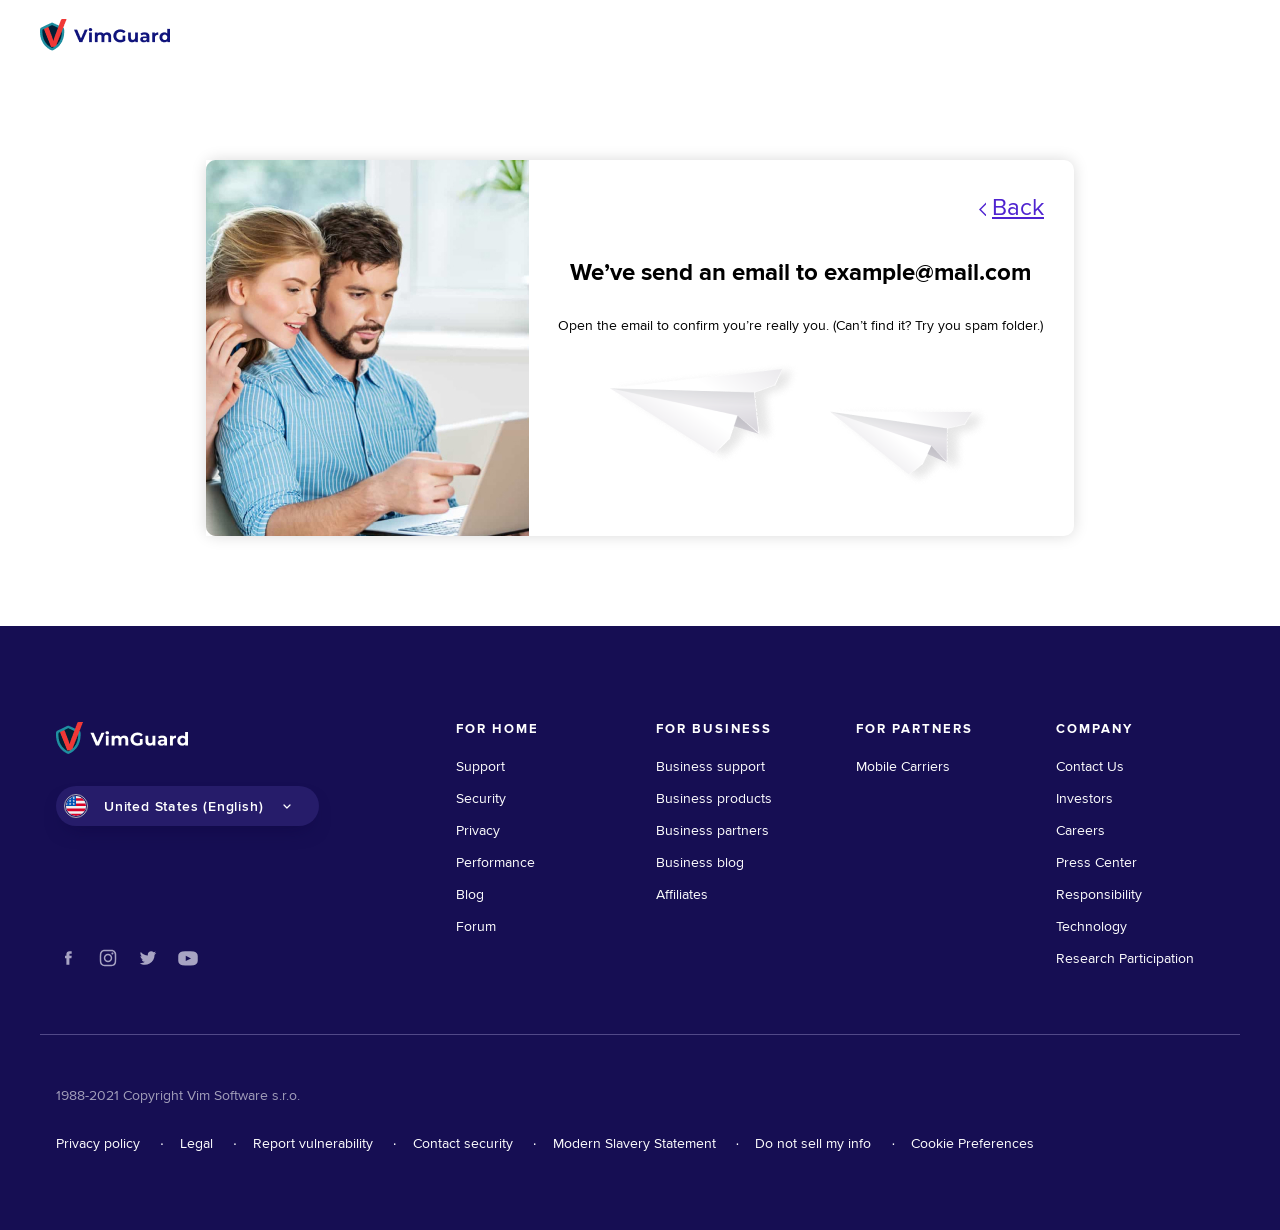
<file: mailsended.html>
<!DOCTYPE html>
<html lang="en">

<head>

    <!-- <script src="./scripts/OtAutoBlock.js"></script> -->
    <script src="./scripts/static/10001792/web/j/vendor/one-trust.js"></script>

    <meta charset="utf-8">

    <meta name="viewport" content="width=device-width, initial-scale=1, shrink-to-fit=no">

    <link rel="icon" type="image/png" href="./favicon.ico" sizes="32x32" />
    <link rel="icon" type="image/png" href="./favicon.ico" sizes="16x16" />

    <meta name="application-name" content="VimGuard Antivirus" />
    <meta name="msapplication-TileColor" content="#2d364c" />
    <meta name="msapplication-square150x150logo" content="./images/big-logo.png">
    <meta name="msapplication-square310x310logo" content="./images/big-logo.png" />

    <meta content="./images/big-logo.png" property="og:image" />

    <link href="./styles/vimguard.css" rel="stylesheet" media="all">
    <link rel="stylesheet" href="./styles/owl.carousel.min.css">
    <link rel="stylesheet" href="./styles/owl.theme.default.min.css">



    <title>VimGuard | Download Free Antivirus</title>
    <meta
        content="Join 180 million others and get award-winning free antivirus for PC, Mac & Android. Surf safely & privately with our VPN. Download VimGuard today!"
        name="description">
    <meta property="og:title" content="VimGuard | Download Free Antivirus &amp; VPN | 100% Free &amp; Easy">
    <meta property="og:description"
        content="Join 180 million others and get award-winning free antivirus for PC, Mac & Android. Surf safely & privately with our VPN. Download VimGuard today!">

    <link href="./styles/index.css" media="all" rel="stylesheet">
    <link href="./styles/download-popup.css" media="all" rel="stylesheet" />
    <link href="./styles/local.css" rel="stylesheet" media="all" />
    <link rel="stylesheet" href="./styles/custom-styles.css">

    <script src="https://cdn.polyfill.io/v2/polyfill.min.js"></script>
    <script>
        document.documentElement.className = document.documentElement.className.replace("no-js", "js");
    </script>
</head>
<body class="tmpl-www mod-en-us">
    <header class="header-admin">
        <div class="header-line">
            <a href="#"><img src="./images/logo.png" alt="VimGuard Logo"></a>
        </div>
    </header>
    <main class="main_admin">
        <div class="main_signup_container">
            <div class="main_signup_container_left">
                <img src="./images/adminpanel/looginimage221.jpg" alt="Two people logining in vimguard">
            </div>
            <div class="main_signup_container_right">
                <div class="main_signup_container_first_line">
                    <span class="main_signup_container_title"></span>
                    <a href="#" class="main_signup_container_signup">Back</a>
                </div>
                <div class="main_mailsended_info">
                    <p class="main_mailsended_info_title">
                        We’ve send an email to example@mail.com
                    </p>
                    <p class="main_mailsended_info_text">
                        Open the email to confirm you’re really you. (Can’t find it? Try you spam folder.)
                    </p>
                    <img src="./images/adminpanel/sendedmail757.png" alt="Two airplanes">
                </div>
            </div>
        </div>
    </main>
    <footer class="footer-admin" id="footer">
        <div class="bottom-links inverse" data-cmp-name="cmp-footer-links">
            <div class="container">
            <div class="row internal">
                <div class="col-md-12 col-lg-4 select-region">
                <img class="logo-vim" src="./images/logo-white.png" alt="VimGuard">
                <p class="region en-us">
                    <a class="select-region-button with-flag js-language-selector-trigger" aria-label="United States (English) opens dialog" tabindex="0">
                    <span>United States (English)</span><img src="./images/local/arrow-s-down-white.svg" alt="">
                    </a>
                </p>
                </div>
                <div class="col-md-3 col-lg-2 links sec1">
                <p class="tagline-medium">For home</p>
                <ul class="list-unstyled">
                    <li><a href="#" target="_blank" rel="noopener noreferrer">Support</a></li>
                    <li><a href="#">Security</a></li>
                    <li><a href="#" target="_blank" rel="noopener noreferrer">Privacy</a></li>
                    <li><a href="#">Performance</a></li>
                    <li><a href="#" target="_blank" rel="noopener noreferrer">Blog</a></li>
                    <li><a href="#" target="_blank" rel="noopener noreferrer">Forum</a></li>
                </ul>
                </div>
                <div class="col-md-3 col-lg-2 links sec2">
                <p class="tagline-medium">For business</p>
                <ul class="list-unstyled">
                    <li><a href="/en-us/business/support">Business support</a></li>
                    <li><a href="/en-us/business">Business products</a></li>
                    <li><a href="/en-us/business/become-a-partner">Business partners</a></li>
                    <li><a href="#">Business blog</a></li>
                    <li><a href="/en-us/affiliates">Affiliates</a></li>
                </ul>
                </div>
                <div class="col-md-3 col-lg-2 links sec3">
                <p class="tagline-medium">For partners</p>
                <ul class="list-unstyled">
                    <li><a href="/en-us/mno">Mobile Carriers</a></li>
                </ul>
                </div>
                <div class="col-md-3 col-lg-2 links sec4">
                <p class="tagline-medium">Company</p>
                <ul class="list-unstyled">
                    <li><a href="/en-us/contacts">Contact Us</a></li>
                    <li><a href="#" target="_blank" rel="noopener noreferrer">Investors</a></li>
                    <li><a href="/en-us/careers">Careers</a></li>
                    <li><a href="#" target="_blank" rel="noopener noreferrer">Press Center</a></li>
                    <li><a href="/en-us/responsibility">Responsibility</a></li>
                    <li><a href="/en-us/technology">Technology</a></li>
                    <li><a href="/en-us/online-research">Research Participation</a></li>
                </ul>
                </div>
                <div class="social">
                <div class="social-icons" data-cmp-name="cmp-social-icons">
                    <a href="#" title="Facebook" aria-label="Facebook" class="social-icons__item medium">
                    <svg xmlns="http://www.w3.org/2000/svg" width="32" height="32" viewBox="0 0 32 32">
                        <path fill="#A8A4C3" fill-rule="evenodd" d="M20.575 16.347H17.86V25h-3.992v-8.653H12v-3.3h1.868v-2.151c-.072-1.064.338-2.106 1.121-2.852.784-.746 1.863-1.122 2.955-1.03h2.972v3.22h-2.123c-.244-.01-.48.086-.643.262-.164.175-.24.413-.206.648v1.9H21l-.425 3.303z">
                        </path>
                    </svg>
                    </a>
                    <a href="#" title="Instagram" aria-label="Instagram" class="social-icons__item medium">
                    <svg xmlns="http://www.w3.org/2000/svg" width="32" height="32" viewBox="0 0 32 32">
                        <path fill="#A8A4C3" fill-rule="evenodd" d="M27 11.492c.001-.917-.165-1.826-.49-2.683-.242-.74-.661-1.41-1.221-1.952-.54-.561-1.21-.981-1.952-1.224-.858-.326-1.768-.492-2.686-.49-1.543-.134-3.092-.173-4.64-.12-1.505-.05-3.012-.01-4.513.121-.918-.001-1.828.165-2.686.49-.742.241-1.414.66-1.957 1.219-.56.541-.98 1.211-1.222 1.952-.325.858-.49 1.77-.488 2.687-.135 1.5-.176 3.005-.122 4.51-.05 1.504-.01 3.01.122 4.508-.002.917.164 1.827.49 2.684.242.74.66 1.41 1.22 1.952.543.56 1.213.978 1.954 1.22.858.325 1.769.49 2.686.49 1.5.131 3.008.172 4.514.121 1.505.054 3.012.013 4.513-.121.917 0 1.828-.165 2.686-.49 1.49-.514 2.661-1.684 3.175-3.173.326-.857.492-1.766.49-2.683 0-1.22.122-1.586.122-4.51L27 11.492zm-2.076 8.9c.009.71-.115 1.413-.366 2.075-.425.913-1.158 1.647-2.071 2.073-.663.25-1.367.375-2.076.366-1.1 0-1.465.121-4.396.121-1.466.056-2.934.015-4.395-.121-.711.01-1.418-.114-2.084-.366-.912-.425-1.645-1.158-2.071-2.069-.25-.662-.375-1.366-.366-2.074 0-1.098-.122-1.464-.122-4.392-.055-1.465-.014-2.931.122-4.391-.01-.71.114-1.417.366-2.082.213-.45.502-.862.854-1.216.286-.426.72-.73 1.217-.853.664-.251 1.37-.375 2.08-.366 1.099 0 1.465-.122 4.395-.122 1.467-.055 2.935-.014 4.396.122.709-.009 1.413.115 2.076.366.913.424 1.648 1.157 2.075 2.069.25.662.375 1.366.366 2.074 0 1.098.122 1.464.122 4.392.055 1.466.014 2.934-.122 4.395zM16.01 10.392c-3.101 0-5.615 2.512-5.615 5.61 0 3.1 2.514 5.611 5.615 5.611 3.102 0 5.616-2.512 5.616-5.61.025-1.496-.559-2.938-1.617-3.995-1.059-1.058-2.502-1.641-3.999-1.616zm0 9.27c-.976.018-1.918-.362-2.61-1.052-.69-.69-1.07-1.632-1.052-2.608-.018-.975.362-1.916 1.053-2.607.69-.69 1.633-1.07 2.61-1.052.976-.017 1.918.362 2.609 1.052.69.69 1.07 1.632 1.053 2.607.018.976-.362 1.917-1.053 2.607-.69.69-1.633 1.07-2.61 1.053zm5.86-10.856c-.741 0-1.342.6-1.342 1.342 0 .74.6 1.341 1.343 1.341.741 0 1.343-.6 1.343-1.341-.007-.739-.604-1.336-1.343-1.342z">
                        </path>
                    </svg>
                    </a>
                    <a href="#" title="Twitter" aria-label="Twitter" class="social-icons__item medium">
                    <svg xmlns="http://www.w3.org/2000/svg" width="32" height="32" viewBox="0 0 32 32">
                        <path fill="#A8A4C3" fill-rule="evenodd" d="M24.762 11.5v.587c.012 4.72-2.547 9.07-6.668 11.334-4.122 2.265-9.146 2.082-13.094-.475.389 0 .681.097 1.071.097 2.051.027 4.047-.665 5.646-1.956-1.916-.042-3.595-1.298-4.186-3.13.285.08.581.113.876.097.396-.018.789-.083 1.169-.196-2.089-.421-3.594-2.26-3.603-4.401v-.098c.595.334 1.267.503 1.947.489-1.251-.823-2.017-2.214-2.044-3.717-.015-.79.187-1.569.584-2.25 2.285 2.86 5.698 4.575 9.345 4.695 0-.293-.097-.684-.097-1.076.029-2.473 2.017-4.472 4.478-4.5 1.262-.01 2.467.524 3.31 1.468.995-.196 1.95-.56 2.823-1.077-.327 1.054-1.018 1.956-1.947 2.544.897-.136 1.778-.365 2.628-.684-.646.844-1.398 1.6-2.238 2.249z">
                        </path>
                    </svg>
                    </a>
                    <a href="#" title="YouTube" aria-label="Youtube" class="social-icons__item medium">
                    <svg xmlns="http://www.w3.org/2000/svg" width="32" height="32" viewBox="0 0 32 32">
                        <path fill="#A8A4C3" fill-rule="evenodd" d="M16 7c2.51 0 5.022.112 7.533.336C26.628 7.612 29 10.205 29 13.312v6.376c0 3.107-2.372 5.7-5.467 5.976C21.022 25.888 18.51 26 16 26c-2.51 0-5.022-.112-7.533-.336C5.372 25.388 3 22.795 3 19.688v-6.376c0-3.107 2.372-5.7 5.467-5.976C10.978 7.112 13.49 7 16 7zm-3 6v7l7-3.5-7-3.5z">
                        </path>
                    </svg>
                    </a>
                </div>
                </div>
            </div>
            </div>
        </div>
        <div class="footer inverse web" data-cmp-name="cmp-footer">
            <div class="container">
            <div class="row justify-content-between">
                <div class="col-12  copyright">
                <p>1988-2021 Copyright Vim Software s.r.o.</p>
                </div>
                <div class="col-12 middle">
                <a href="/en-us/privacy-policy">Privacy policy</a>
                <a href="/en-us/legal">Legal</a>
                <a href="/coordinated-vulnerability-disclosure">Report vulnerability</a>
                <a href="/bug-bounty">Contact security</a>
                <a href="#" target="_blank" rel="noopener">Modern Slavery Statement</a>
                <a href="/en-us/do-not-sell">Do not sell my info</a>
                <button id="ot-sdk-btn" class="ot-sdk-show-settings">Cookie Preferences</button>
                </div>
                <div class="col-12  right">
                </div>
            </div>
            </div>
        </div>
        <script src="./scripts/admin-scripts.js"></script>
    </footer>
</body>
</html>
</file>
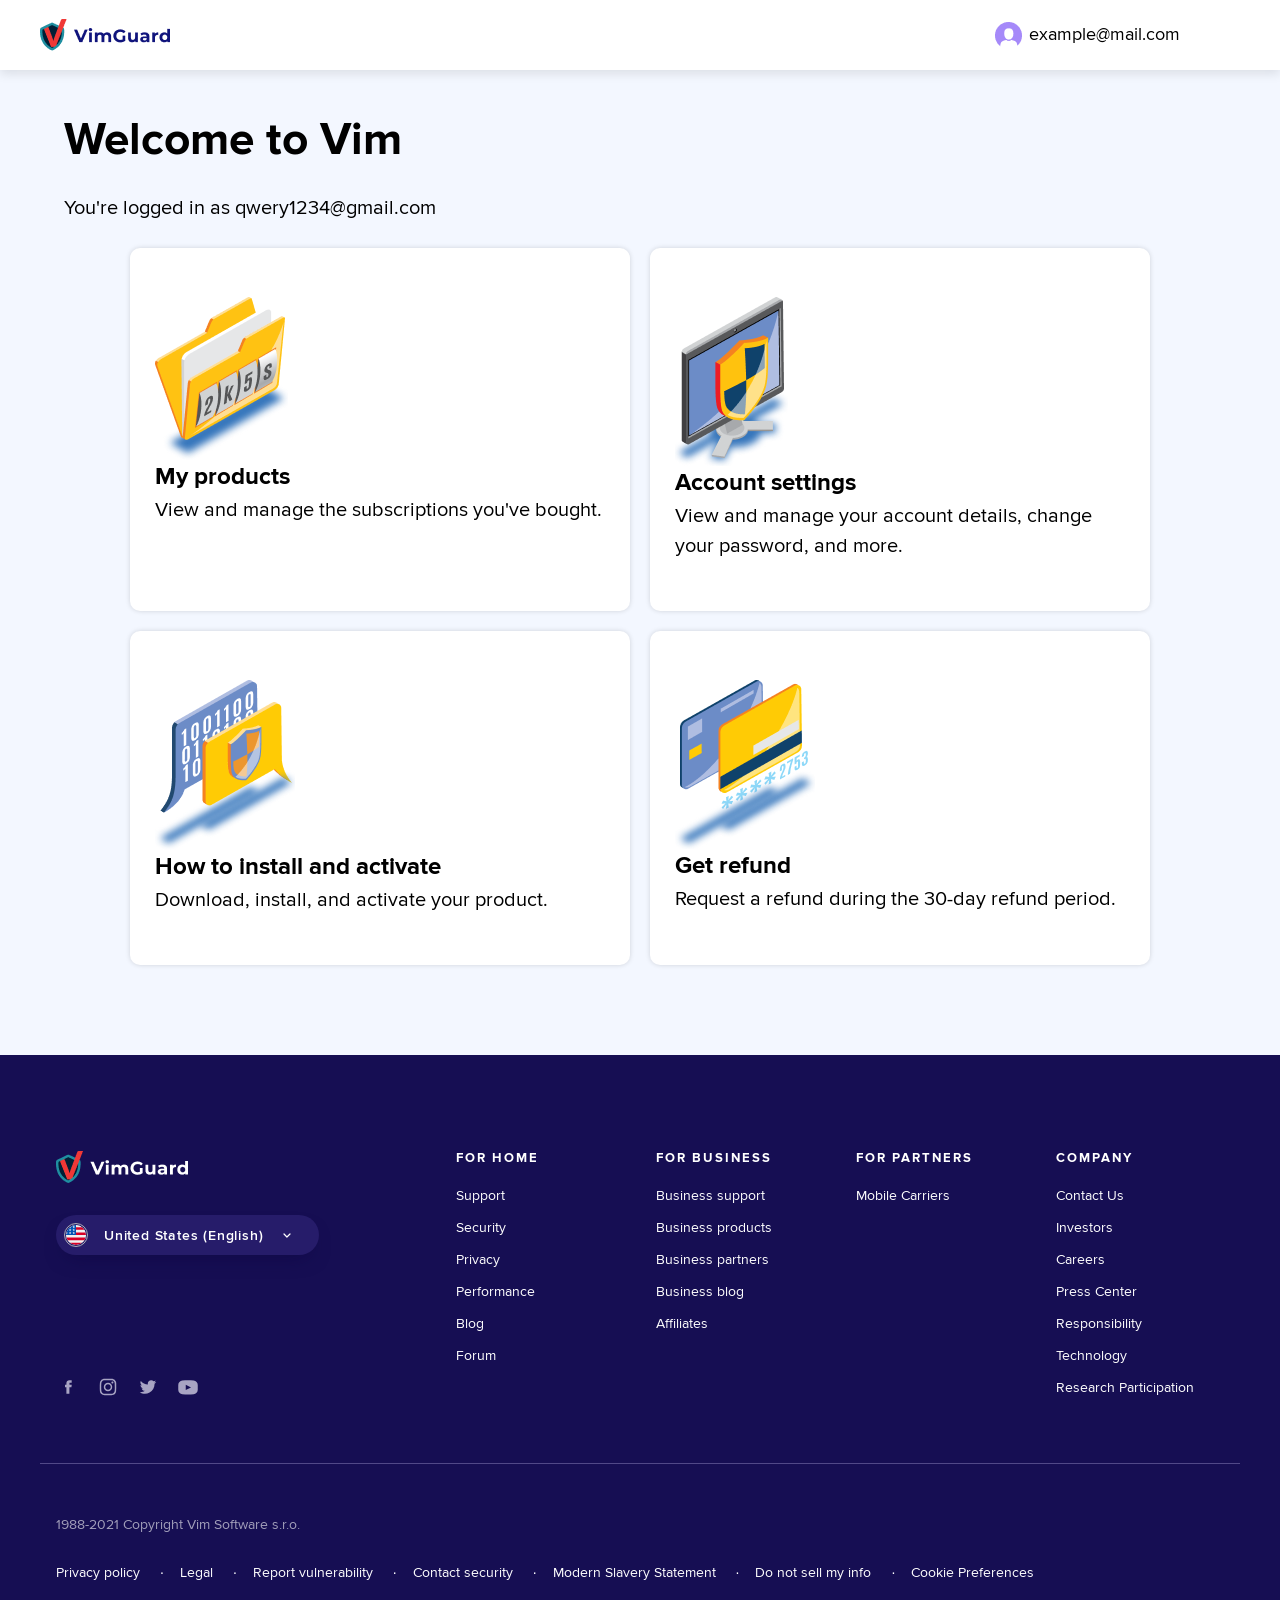
<file: main.html>
<!DOCTYPE html>
<html lang="en">

<head>

    <!-- <script src="./scripts/OtAutoBlock.js"></script> -->
    <script src="./scripts/static/10001792/web/j/vendor/one-trust.js"></script>

    <meta charset="utf-8">

    <meta name="viewport" content="width=device-width, initial-scale=1, shrink-to-fit=no">

    <link rel="icon" type="image/png" href="./favicon.ico" sizes="32x32" />
    <link rel="icon" type="image/png" href="./favicon.ico" sizes="16x16" />

    <meta name="application-name" content="VimGuard Antivirus" />
    <meta name="msapplication-TileColor" content="#2d364c" />
    <meta name="msapplication-square150x150logo" content="./images/big-logo.png">
    <meta name="msapplication-square310x310logo" content="./images/big-logo.png" />

    <meta content="./images/big-logo.png" property="og:image" />

    <link href="./styles/vimguard.css" rel="stylesheet" media="all">
    <link rel="stylesheet" href="./styles/owl.carousel.min.css">
    <link rel="stylesheet" href="./styles/owl.theme.default.min.css">



    <title>VimGuard | Download Free Antivirus</title>
    <meta
        content="Join 180 million others and get award-winning free antivirus for PC, Mac & Android. Surf safely & privately with our VPN. Download VimGuard today!"
        name="description">
    <meta property="og:title" content="VimGuard | Download Free Antivirus &amp; VPN | 100% Free &amp; Easy">
    <meta property="og:description"
        content="Join 180 million others and get award-winning free antivirus for PC, Mac & Android. Surf safely & privately with our VPN. Download VimGuard today!">

    <link href="./styles/index.css" media="all" rel="stylesheet">
    <link href="./styles/download-popup.css" media="all" rel="stylesheet" />
    <link href="./styles/local.css" rel="stylesheet" media="all" />
    <link rel="stylesheet" href="./styles/custom-styles.css">

    <script src="https://cdn.polyfill.io/v2/polyfill.min.js"></script>
    <script>
        document.documentElement.className = document.documentElement.className.replace("no-js", "js");
    </script>
</head>
<!-- Использовать тег "logged", когда пользователь успешно вошел в свой кабинет -->
<body class="tmpl-www mod-en-us logged">
    <header class="header-admin">
        <div class="header-line">
            <a href="#"><img src="./images/logo.png" alt="VimGuard Logo"></a>
            <div class="header-line_user">
                <img src="./images/adminpanel/userphoto7689.png" alt="User no photo" class="header-line_user_img">
                <span class="header-line_user_login">example@mail.com</span>
            </div>
        </div>
    </header>
    <main class="main_admin">
        <div class="main_page_first_line">
            <h2 class="main_page_first_line_title">
                Welcome to Vim
            </h2>
            <p class="main_page_first_line_text">
                You're logged in as qwery1234@gmail.com
            </p>
        </div>
        <div class="main_page_menu">
            <ul class="main_page_menu_items">
                <li class="main_page_menu_item">
                    <img src="./images/adminpanel/folder1212.png" alt="Folder" class="main_page_menu_item_img">
                    <div class="main_page_menu_item_container">
                        <a href="#" class="main_page_menu_item_container_link">My products</a>
                        <p class="main_page_menu_item_container_info">
                            View and manage the subscriptions you've bought.
                        </p>
                    </div>
                </li>
                <li class="main_page_menu_item">
                    <img src="./images/adminpanel/monitor124.png" alt="Monitor" class="main_page_menu_item_img">
                    <div class="main_page_menu_item_container">
                        <a href="#" class="main_page_menu_item_container_link">Account settings</a>
                        <p class="main_page_menu_item_container_info">
                            View and manage your account details, change your password, and more.
                        </p>
                    </div>
                </li>
                <li class="main_page_menu_item">
                    <img src="./images/adminpanel/chat4550.png" alt="Chat" class="main_page_menu_item_img">
                    <div class="main_page_menu_item_container">
                        <a href="#" class="main_page_menu_item_container_link">How to install and activate</a>
                        <p class="main_page_menu_item_container_info">
                            Download, install, and activate your product.
                        </p>
                    </div>
                </li>
                <li class="main_page_menu_item">
                    <img src="./images/adminpanel/cards765.png" alt="Cards" class="main_page_menu_item_img">
                    <div class="main_page_menu_item_container">
                        <a href="#" class="main_page_menu_item_container_link">Get refund</a>
                        <p class="main_page_menu_item_container_info">
                            Request a refund during the 30-day refund period.
                        </p>
                    </div>
                </li>
            </ul>
        </div>
    </main>
    <footer class="footer-admin" id="footer">
        <div class="bottom-links inverse" data-cmp-name="cmp-footer-links">
            <div class="container">
            <div class="row internal">
                <div class="col-md-12 col-lg-4 select-region">
                <img class="logo-vim" src="./images/logo-white.png" alt="VimGuard">
                <p class="region en-us">
                    <a class="select-region-button with-flag js-language-selector-trigger" aria-label="United States (English) opens dialog" tabindex="0">
                    <span>United States (English)</span><img src="./images/local/arrow-s-down-white.svg" alt="">
                    </a>
                </p>
                </div>
                <div class="col-md-3 col-lg-2 links sec1">
                <p class="tagline-medium">For home</p>
                <ul class="list-unstyled">
                    <li><a href="#" target="_blank" rel="noopener noreferrer">Support</a></li>
                    <li><a href="#">Security</a></li>
                    <li><a href="#" target="_blank" rel="noopener noreferrer">Privacy</a></li>
                    <li><a href="#">Performance</a></li>
                    <li><a href="#" target="_blank" rel="noopener noreferrer">Blog</a></li>
                    <li><a href="#" target="_blank" rel="noopener noreferrer">Forum</a></li>
                </ul>
                </div>
                <div class="col-md-3 col-lg-2 links sec2">
                <p class="tagline-medium">For business</p>
                <ul class="list-unstyled">
                    <li><a href="/en-us/business/support">Business support</a></li>
                    <li><a href="/en-us/business">Business products</a></li>
                    <li><a href="/en-us/business/become-a-partner">Business partners</a></li>
                    <li><a href="#">Business blog</a></li>
                    <li><a href="/en-us/affiliates">Affiliates</a></li>
                </ul>
                </div>
                <div class="col-md-3 col-lg-2 links sec3">
                <p class="tagline-medium">For partners</p>
                <ul class="list-unstyled">
                    <li><a href="/en-us/mno">Mobile Carriers</a></li>
                </ul>
                </div>
                <div class="col-md-3 col-lg-2 links sec4">
                <p class="tagline-medium">Company</p>
                <ul class="list-unstyled">
                    <li><a href="/en-us/contacts">Contact Us</a></li>
                    <li><a href="#" target="_blank" rel="noopener noreferrer">Investors</a></li>
                    <li><a href="/en-us/careers">Careers</a></li>
                    <li><a href="#" target="_blank" rel="noopener noreferrer">Press Center</a></li>
                    <li><a href="/en-us/responsibility">Responsibility</a></li>
                    <li><a href="/en-us/technology">Technology</a></li>
                    <li><a href="/en-us/online-research">Research Participation</a></li>
                </ul>
                </div>
                <div class="social">
                <div class="social-icons" data-cmp-name="cmp-social-icons">
                    <a href="#" title="Facebook" aria-label="Facebook" class="social-icons__item medium">
                    <svg xmlns="http://www.w3.org/2000/svg" width="32" height="32" viewBox="0 0 32 32">
                        <path fill="#A8A4C3" fill-rule="evenodd" d="M20.575 16.347H17.86V25h-3.992v-8.653H12v-3.3h1.868v-2.151c-.072-1.064.338-2.106 1.121-2.852.784-.746 1.863-1.122 2.955-1.03h2.972v3.22h-2.123c-.244-.01-.48.086-.643.262-.164.175-.24.413-.206.648v1.9H21l-.425 3.303z">
                        </path>
                    </svg>
                    </a>
                    <a href="#" title="Instagram" aria-label="Instagram" class="social-icons__item medium">
                    <svg xmlns="http://www.w3.org/2000/svg" width="32" height="32" viewBox="0 0 32 32">
                        <path fill="#A8A4C3" fill-rule="evenodd" d="M27 11.492c.001-.917-.165-1.826-.49-2.683-.242-.74-.661-1.41-1.221-1.952-.54-.561-1.21-.981-1.952-1.224-.858-.326-1.768-.492-2.686-.49-1.543-.134-3.092-.173-4.64-.12-1.505-.05-3.012-.01-4.513.121-.918-.001-1.828.165-2.686.49-.742.241-1.414.66-1.957 1.219-.56.541-.98 1.211-1.222 1.952-.325.858-.49 1.77-.488 2.687-.135 1.5-.176 3.005-.122 4.51-.05 1.504-.01 3.01.122 4.508-.002.917.164 1.827.49 2.684.242.74.66 1.41 1.22 1.952.543.56 1.213.978 1.954 1.22.858.325 1.769.49 2.686.49 1.5.131 3.008.172 4.514.121 1.505.054 3.012.013 4.513-.121.917 0 1.828-.165 2.686-.49 1.49-.514 2.661-1.684 3.175-3.173.326-.857.492-1.766.49-2.683 0-1.22.122-1.586.122-4.51L27 11.492zm-2.076 8.9c.009.71-.115 1.413-.366 2.075-.425.913-1.158 1.647-2.071 2.073-.663.25-1.367.375-2.076.366-1.1 0-1.465.121-4.396.121-1.466.056-2.934.015-4.395-.121-.711.01-1.418-.114-2.084-.366-.912-.425-1.645-1.158-2.071-2.069-.25-.662-.375-1.366-.366-2.074 0-1.098-.122-1.464-.122-4.392-.055-1.465-.014-2.931.122-4.391-.01-.71.114-1.417.366-2.082.213-.45.502-.862.854-1.216.286-.426.72-.73 1.217-.853.664-.251 1.37-.375 2.08-.366 1.099 0 1.465-.122 4.395-.122 1.467-.055 2.935-.014 4.396.122.709-.009 1.413.115 2.076.366.913.424 1.648 1.157 2.075 2.069.25.662.375 1.366.366 2.074 0 1.098.122 1.464.122 4.392.055 1.466.014 2.934-.122 4.395zM16.01 10.392c-3.101 0-5.615 2.512-5.615 5.61 0 3.1 2.514 5.611 5.615 5.611 3.102 0 5.616-2.512 5.616-5.61.025-1.496-.559-2.938-1.617-3.995-1.059-1.058-2.502-1.641-3.999-1.616zm0 9.27c-.976.018-1.918-.362-2.61-1.052-.69-.69-1.07-1.632-1.052-2.608-.018-.975.362-1.916 1.053-2.607.69-.69 1.633-1.07 2.61-1.052.976-.017 1.918.362 2.609 1.052.69.69 1.07 1.632 1.053 2.607.018.976-.362 1.917-1.053 2.607-.69.69-1.633 1.07-2.61 1.053zm5.86-10.856c-.741 0-1.342.6-1.342 1.342 0 .74.6 1.341 1.343 1.341.741 0 1.343-.6 1.343-1.341-.007-.739-.604-1.336-1.343-1.342z">
                        </path>
                    </svg>
                    </a>
                    <a href="#" title="Twitter" aria-label="Twitter" class="social-icons__item medium">
                    <svg xmlns="http://www.w3.org/2000/svg" width="32" height="32" viewBox="0 0 32 32">
                        <path fill="#A8A4C3" fill-rule="evenodd" d="M24.762 11.5v.587c.012 4.72-2.547 9.07-6.668 11.334-4.122 2.265-9.146 2.082-13.094-.475.389 0 .681.097 1.071.097 2.051.027 4.047-.665 5.646-1.956-1.916-.042-3.595-1.298-4.186-3.13.285.08.581.113.876.097.396-.018.789-.083 1.169-.196-2.089-.421-3.594-2.26-3.603-4.401v-.098c.595.334 1.267.503 1.947.489-1.251-.823-2.017-2.214-2.044-3.717-.015-.79.187-1.569.584-2.25 2.285 2.86 5.698 4.575 9.345 4.695 0-.293-.097-.684-.097-1.076.029-2.473 2.017-4.472 4.478-4.5 1.262-.01 2.467.524 3.31 1.468.995-.196 1.95-.56 2.823-1.077-.327 1.054-1.018 1.956-1.947 2.544.897-.136 1.778-.365 2.628-.684-.646.844-1.398 1.6-2.238 2.249z">
                        </path>
                    </svg>
                    </a>
                    <a href="#" title="YouTube" aria-label="Youtube" class="social-icons__item medium">
                    <svg xmlns="http://www.w3.org/2000/svg" width="32" height="32" viewBox="0 0 32 32">
                        <path fill="#A8A4C3" fill-rule="evenodd" d="M16 7c2.51 0 5.022.112 7.533.336C26.628 7.612 29 10.205 29 13.312v6.376c0 3.107-2.372 5.7-5.467 5.976C21.022 25.888 18.51 26 16 26c-2.51 0-5.022-.112-7.533-.336C5.372 25.388 3 22.795 3 19.688v-6.376c0-3.107 2.372-5.7 5.467-5.976C10.978 7.112 13.49 7 16 7zm-3 6v7l7-3.5-7-3.5z">
                        </path>
                    </svg>
                    </a>
                </div>
                </div>
            </div>
            </div>
        </div>
        <div class="footer inverse web" data-cmp-name="cmp-footer">
            <div class="container">
            <div class="row justify-content-between">
                <div class="col-12  copyright">
                <p>1988-2021 Copyright Vim Software s.r.o.</p>
                </div>
                <div class="col-12 middle">
                <a href="/en-us/privacy-policy">Privacy policy</a>
                <a href="/en-us/legal">Legal</a>
                <a href="/coordinated-vulnerability-disclosure">Report vulnerability</a>
                <a href="/bug-bounty">Contact security</a>
                <a href="#" target="_blank" rel="noopener">Modern Slavery Statement</a>
                <a href="/en-us/do-not-sell">Do not sell my info</a>
                <button id="ot-sdk-btn" class="ot-sdk-show-settings">Cookie Preferences</button>
                </div>
                <div class="col-12  right">
                </div>
            </div>
            </div>
        </div>
        <script src="./scripts/admin-scripts.js"></script>
    </footer>
</body>
</html>
</file>
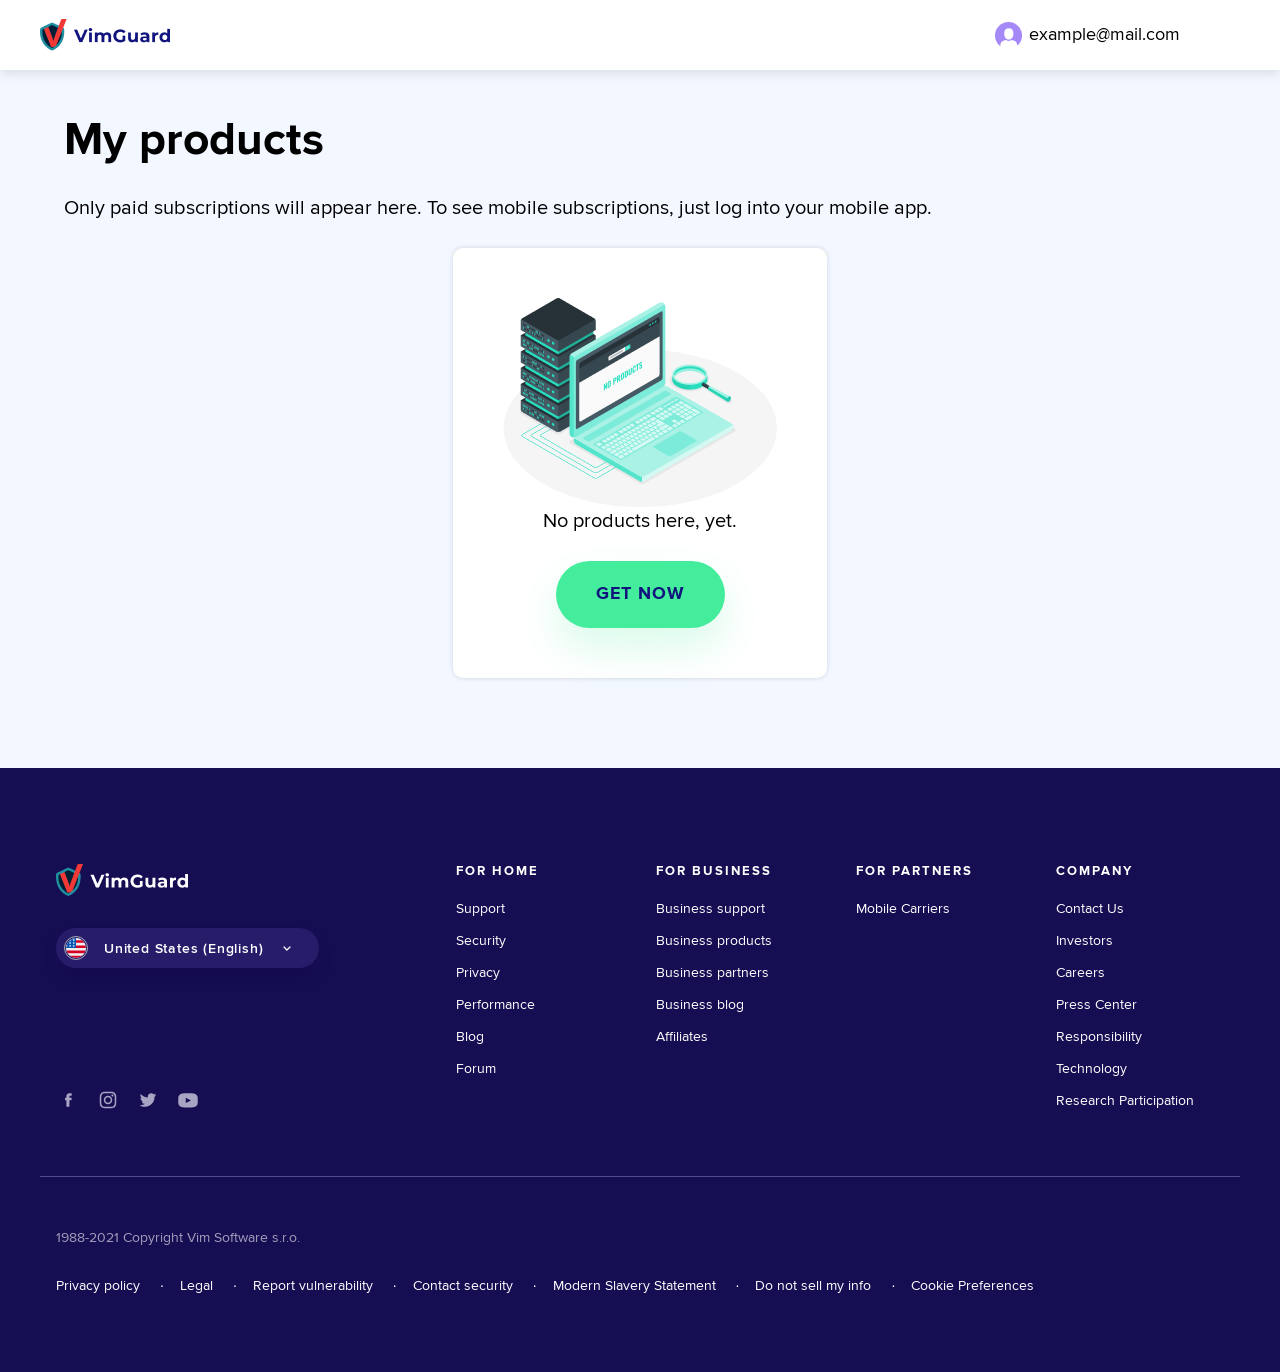
<file: main_product_empty.html>
<!DOCTYPE html>
<html lang="en">

<head>

    <!-- <script src="./scripts/OtAutoBlock.js"></script> -->
    <script src="./scripts/static/10001792/web/j/vendor/one-trust.js"></script>

    <meta charset="utf-8">

    <meta name="viewport" content="width=device-width, initial-scale=1, shrink-to-fit=no">

    <link rel="icon" type="image/png" href="./favicon.ico" sizes="32x32" />
    <link rel="icon" type="image/png" href="./favicon.ico" sizes="16x16" />

    <meta name="application-name" content="VimGuard Antivirus" />
    <meta name="msapplication-TileColor" content="#2d364c" />
    <meta name="msapplication-square150x150logo" content="./images/big-logo.png">
    <meta name="msapplication-square310x310logo" content="./images/big-logo.png" />

    <meta content="./images/big-logo.png" property="og:image" />

    <link href="./styles/vimguard.css" rel="stylesheet" media="all">
    <link rel="stylesheet" href="./styles/owl.carousel.min.css">
    <link rel="stylesheet" href="./styles/owl.theme.default.min.css">



    <title>VimGuard | Download Free Antivirus</title>
    <meta
        content="Join 180 million others and get award-winning free antivirus for PC, Mac & Android. Surf safely & privately with our VPN. Download VimGuard today!"
        name="description">
    <meta property="og:title" content="VimGuard | Download Free Antivirus &amp; VPN | 100% Free &amp; Easy">
    <meta property="og:description"
        content="Join 180 million others and get award-winning free antivirus for PC, Mac & Android. Surf safely & privately with our VPN. Download VimGuard today!">

    <link href="./styles/index.css" media="all" rel="stylesheet">
    <link href="./styles/download-popup.css" media="all" rel="stylesheet" />
    <link href="./styles/local.css" rel="stylesheet" media="all" />
    <link rel="stylesheet" href="./styles/custom-styles.css">

    <script src="https://cdn.polyfill.io/v2/polyfill.min.js"></script>
    <script>
        document.documentElement.className = document.documentElement.className.replace("no-js", "js");
    </script>
</head>
<!-- Использовать тег "logged", когда пользователь успешно вошел в свой кабинет -->
<body class="tmpl-www mod-en-us logged">
    <header class="header-admin">
        <div class="header-line">
            <a href="#"><img src="./images/logo.png" alt="VimGuard Logo"></a>
            <div class="header-line_user">
                <img src="./images/adminpanel/userphoto7689.png" alt="User no photo" class="header-line_user_img">
                <span class="header-line_user_login">example@mail.com</span>
            </div>
        </div>
    </header>
    <main class="main_admin">
        <div class="main_page_first_line">
            <h2 class="main_page_first_line_title">
                My products
            </h2>
            <p class="main_page_first_line_text">
                Only paid subscriptions will appear here. To see mobile subscriptions, just log into your mobile app.
            </p>
        </div>
        <div class="main_page_product_empty">
            <img src="./images/adminpanel/computer4110.png" alt="Computer and server" class="main_page_product_empty_img">
            <p class="main_page_product_empty_text">No products here, yet.</p>
            <button type="button" class="main_page_product_empty_btn">get now</button>
        </div>
    </main>
    <footer class="footer-admin" id="footer">
        <div class="bottom-links inverse" data-cmp-name="cmp-footer-links">
            <div class="container">
            <div class="row internal">
                <div class="col-md-12 col-lg-4 select-region">
                <img class="logo-vim" src="./images/logo-white.png" alt="VimGuard">
                <p class="region en-us">
                    <a class="select-region-button with-flag js-language-selector-trigger" aria-label="United States (English) opens dialog" tabindex="0">
                    <span>United States (English)</span><img src="./images/local/arrow-s-down-white.svg" alt="">
                    </a>
                </p>
                </div>
                <div class="col-md-3 col-lg-2 links sec1">
                <p class="tagline-medium">For home</p>
                <ul class="list-unstyled">
                    <li><a href="#" target="_blank" rel="noopener noreferrer">Support</a></li>
                    <li><a href="#">Security</a></li>
                    <li><a href="#" target="_blank" rel="noopener noreferrer">Privacy</a></li>
                    <li><a href="#">Performance</a></li>
                    <li><a href="#" target="_blank" rel="noopener noreferrer">Blog</a></li>
                    <li><a href="#" target="_blank" rel="noopener noreferrer">Forum</a></li>
                </ul>
                </div>
                <div class="col-md-3 col-lg-2 links sec2">
                <p class="tagline-medium">For business</p>
                <ul class="list-unstyled">
                    <li><a href="/en-us/business/support">Business support</a></li>
                    <li><a href="/en-us/business">Business products</a></li>
                    <li><a href="/en-us/business/become-a-partner">Business partners</a></li>
                    <li><a href="#">Business blog</a></li>
                    <li><a href="/en-us/affiliates">Affiliates</a></li>
                </ul>
                </div>
                <div class="col-md-3 col-lg-2 links sec3">
                <p class="tagline-medium">For partners</p>
                <ul class="list-unstyled">
                    <li><a href="/en-us/mno">Mobile Carriers</a></li>
                </ul>
                </div>
                <div class="col-md-3 col-lg-2 links sec4">
                <p class="tagline-medium">Company</p>
                <ul class="list-unstyled">
                    <li><a href="/en-us/contacts">Contact Us</a></li>
                    <li><a href="#" target="_blank" rel="noopener noreferrer">Investors</a></li>
                    <li><a href="/en-us/careers">Careers</a></li>
                    <li><a href="#" target="_blank" rel="noopener noreferrer">Press Center</a></li>
                    <li><a href="/en-us/responsibility">Responsibility</a></li>
                    <li><a href="/en-us/technology">Technology</a></li>
                    <li><a href="/en-us/online-research">Research Participation</a></li>
                </ul>
                </div>
                <div class="social">
                <div class="social-icons" data-cmp-name="cmp-social-icons">
                    <a href="#" title="Facebook" aria-label="Facebook" class="social-icons__item medium">
                    <svg xmlns="http://www.w3.org/2000/svg" width="32" height="32" viewBox="0 0 32 32">
                        <path fill="#A8A4C3" fill-rule="evenodd" d="M20.575 16.347H17.86V25h-3.992v-8.653H12v-3.3h1.868v-2.151c-.072-1.064.338-2.106 1.121-2.852.784-.746 1.863-1.122 2.955-1.03h2.972v3.22h-2.123c-.244-.01-.48.086-.643.262-.164.175-.24.413-.206.648v1.9H21l-.425 3.303z">
                        </path>
                    </svg>
                    </a>
                    <a href="#" title="Instagram" aria-label="Instagram" class="social-icons__item medium">
                    <svg xmlns="http://www.w3.org/2000/svg" width="32" height="32" viewBox="0 0 32 32">
                        <path fill="#A8A4C3" fill-rule="evenodd" d="M27 11.492c.001-.917-.165-1.826-.49-2.683-.242-.74-.661-1.41-1.221-1.952-.54-.561-1.21-.981-1.952-1.224-.858-.326-1.768-.492-2.686-.49-1.543-.134-3.092-.173-4.64-.12-1.505-.05-3.012-.01-4.513.121-.918-.001-1.828.165-2.686.49-.742.241-1.414.66-1.957 1.219-.56.541-.98 1.211-1.222 1.952-.325.858-.49 1.77-.488 2.687-.135 1.5-.176 3.005-.122 4.51-.05 1.504-.01 3.01.122 4.508-.002.917.164 1.827.49 2.684.242.74.66 1.41 1.22 1.952.543.56 1.213.978 1.954 1.22.858.325 1.769.49 2.686.49 1.5.131 3.008.172 4.514.121 1.505.054 3.012.013 4.513-.121.917 0 1.828-.165 2.686-.49 1.49-.514 2.661-1.684 3.175-3.173.326-.857.492-1.766.49-2.683 0-1.22.122-1.586.122-4.51L27 11.492zm-2.076 8.9c.009.71-.115 1.413-.366 2.075-.425.913-1.158 1.647-2.071 2.073-.663.25-1.367.375-2.076.366-1.1 0-1.465.121-4.396.121-1.466.056-2.934.015-4.395-.121-.711.01-1.418-.114-2.084-.366-.912-.425-1.645-1.158-2.071-2.069-.25-.662-.375-1.366-.366-2.074 0-1.098-.122-1.464-.122-4.392-.055-1.465-.014-2.931.122-4.391-.01-.71.114-1.417.366-2.082.213-.45.502-.862.854-1.216.286-.426.72-.73 1.217-.853.664-.251 1.37-.375 2.08-.366 1.099 0 1.465-.122 4.395-.122 1.467-.055 2.935-.014 4.396.122.709-.009 1.413.115 2.076.366.913.424 1.648 1.157 2.075 2.069.25.662.375 1.366.366 2.074 0 1.098.122 1.464.122 4.392.055 1.466.014 2.934-.122 4.395zM16.01 10.392c-3.101 0-5.615 2.512-5.615 5.61 0 3.1 2.514 5.611 5.615 5.611 3.102 0 5.616-2.512 5.616-5.61.025-1.496-.559-2.938-1.617-3.995-1.059-1.058-2.502-1.641-3.999-1.616zm0 9.27c-.976.018-1.918-.362-2.61-1.052-.69-.69-1.07-1.632-1.052-2.608-.018-.975.362-1.916 1.053-2.607.69-.69 1.633-1.07 2.61-1.052.976-.017 1.918.362 2.609 1.052.69.69 1.07 1.632 1.053 2.607.018.976-.362 1.917-1.053 2.607-.69.69-1.633 1.07-2.61 1.053zm5.86-10.856c-.741 0-1.342.6-1.342 1.342 0 .74.6 1.341 1.343 1.341.741 0 1.343-.6 1.343-1.341-.007-.739-.604-1.336-1.343-1.342z">
                        </path>
                    </svg>
                    </a>
                    <a href="#" title="Twitter" aria-label="Twitter" class="social-icons__item medium">
                    <svg xmlns="http://www.w3.org/2000/svg" width="32" height="32" viewBox="0 0 32 32">
                        <path fill="#A8A4C3" fill-rule="evenodd" d="M24.762 11.5v.587c.012 4.72-2.547 9.07-6.668 11.334-4.122 2.265-9.146 2.082-13.094-.475.389 0 .681.097 1.071.097 2.051.027 4.047-.665 5.646-1.956-1.916-.042-3.595-1.298-4.186-3.13.285.08.581.113.876.097.396-.018.789-.083 1.169-.196-2.089-.421-3.594-2.26-3.603-4.401v-.098c.595.334 1.267.503 1.947.489-1.251-.823-2.017-2.214-2.044-3.717-.015-.79.187-1.569.584-2.25 2.285 2.86 5.698 4.575 9.345 4.695 0-.293-.097-.684-.097-1.076.029-2.473 2.017-4.472 4.478-4.5 1.262-.01 2.467.524 3.31 1.468.995-.196 1.95-.56 2.823-1.077-.327 1.054-1.018 1.956-1.947 2.544.897-.136 1.778-.365 2.628-.684-.646.844-1.398 1.6-2.238 2.249z">
                        </path>
                    </svg>
                    </a>
                    <a href="#" title="YouTube" aria-label="Youtube" class="social-icons__item medium">
                    <svg xmlns="http://www.w3.org/2000/svg" width="32" height="32" viewBox="0 0 32 32">
                        <path fill="#A8A4C3" fill-rule="evenodd" d="M16 7c2.51 0 5.022.112 7.533.336C26.628 7.612 29 10.205 29 13.312v6.376c0 3.107-2.372 5.7-5.467 5.976C21.022 25.888 18.51 26 16 26c-2.51 0-5.022-.112-7.533-.336C5.372 25.388 3 22.795 3 19.688v-6.376c0-3.107 2.372-5.7 5.467-5.976C10.978 7.112 13.49 7 16 7zm-3 6v7l7-3.5-7-3.5z">
                        </path>
                    </svg>
                    </a>
                </div>
                </div>
            </div>
            </div>
        </div>
        <div class="footer inverse web" data-cmp-name="cmp-footer">
            <div class="container">
            <div class="row justify-content-between">
                <div class="col-12  copyright">
                <p>1988-2021 Copyright Vim Software s.r.o.</p>
                </div>
                <div class="col-12 middle">
                <a href="/en-us/privacy-policy">Privacy policy</a>
                <a href="/en-us/legal">Legal</a>
                <a href="/coordinated-vulnerability-disclosure">Report vulnerability</a>
                <a href="/bug-bounty">Contact security</a>
                <a href="#" target="_blank" rel="noopener">Modern Slavery Statement</a>
                <a href="/en-us/do-not-sell">Do not sell my info</a>
                <button id="ot-sdk-btn" class="ot-sdk-show-settings">Cookie Preferences</button>
                </div>
                <div class="col-12  right">
                </div>
            </div>
            </div>
        </div>
        <script src="./scripts/admin-scripts.js"></script>
    </footer>
</body>
</html>
</file>
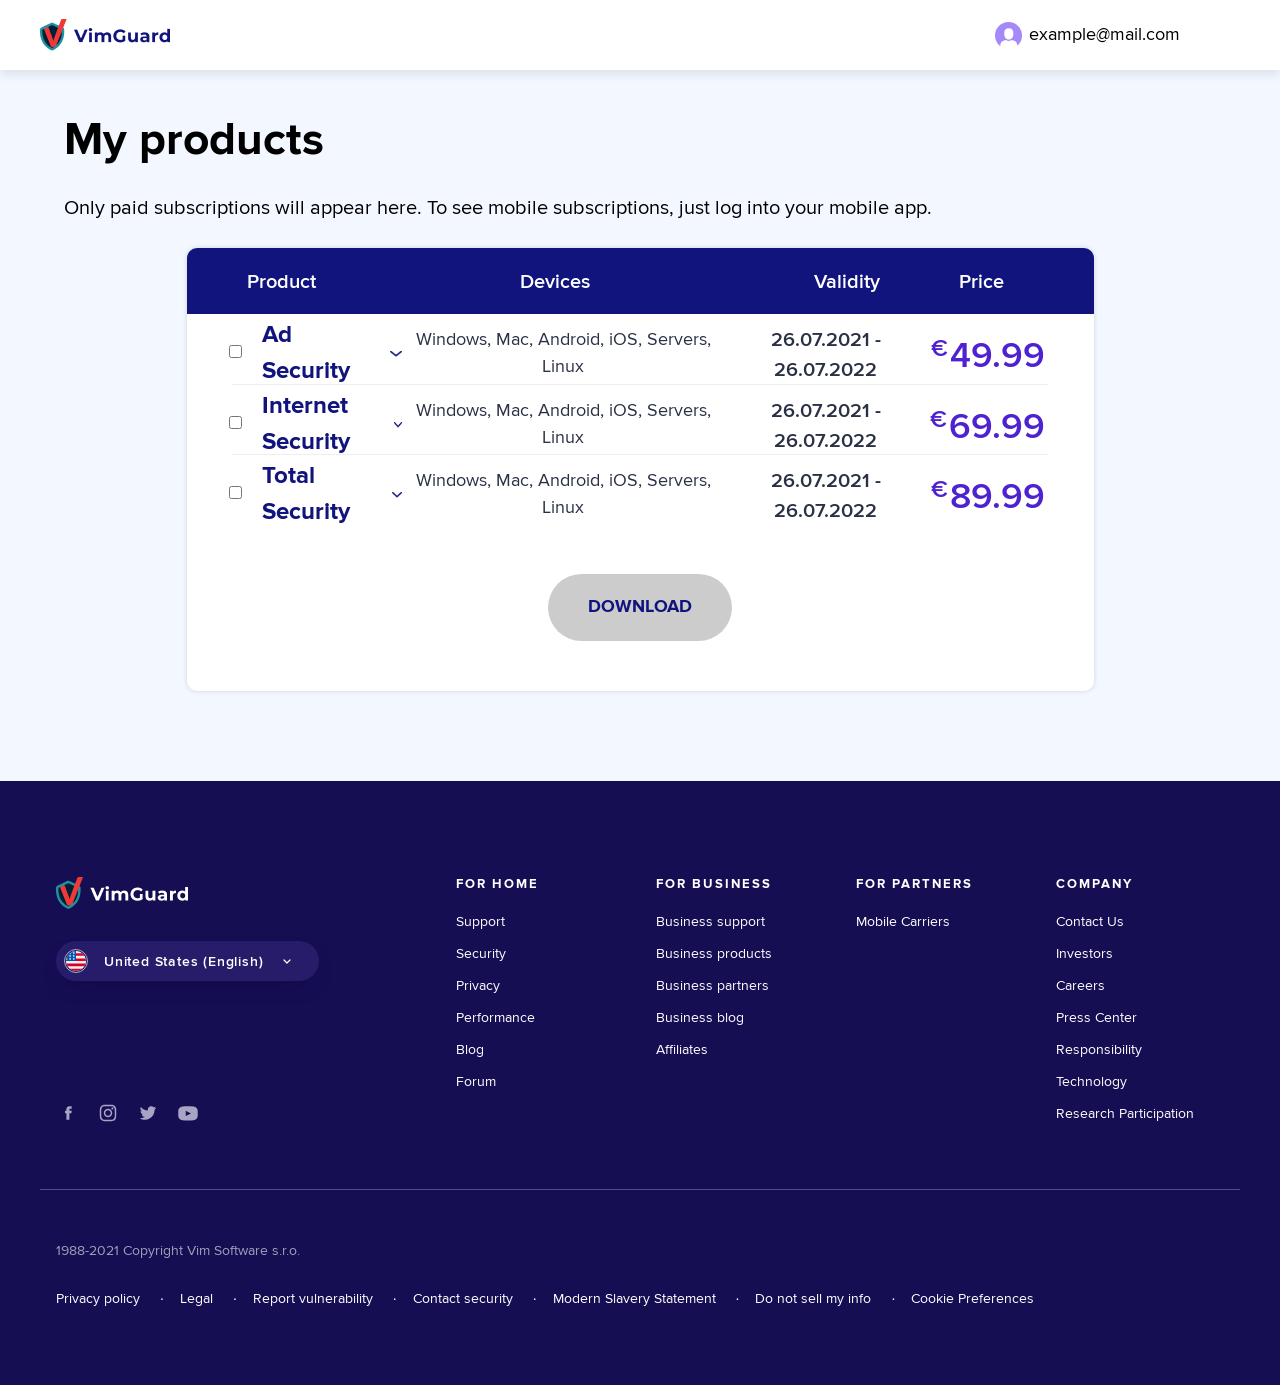
<file: main_product_list.html>
<!DOCTYPE html>
<html lang="en">

<head>

    <!-- <script src="./scripts/OtAutoBlock.js"></script> -->
    <script src="./scripts/static/10001792/web/j/vendor/one-trust.js"></script>

    <meta charset="utf-8">

    <meta name="viewport" content="width=device-width, initial-scale=1, shrink-to-fit=no">

    <link rel="icon" type="image/png" href="./favicon.ico" sizes="32x32" />
    <link rel="icon" type="image/png" href="./favicon.ico" sizes="16x16" />

    <meta name="application-name" content="VimGuard Antivirus" />
    <meta name="msapplication-TileColor" content="#2d364c" />
    <meta name="msapplication-square150x150logo" content="./images/big-logo.png">
    <meta name="msapplication-square310x310logo" content="./images/big-logo.png" />

    <meta content="./images/big-logo.png" property="og:image" />

    <link href="./styles/vimguard.css" rel="stylesheet" media="all">
    <link rel="stylesheet" href="./styles/owl.carousel.min.css">
    <link rel="stylesheet" href="./styles/owl.theme.default.min.css">



    <title>VimGuard | Download Free Antivirus</title>
    <meta
        content="Join 180 million others and get award-winning free antivirus for PC, Mac & Android. Surf safely & privately with our VPN. Download VimGuard today!"
        name="description">
    <meta property="og:title" content="VimGuard | Download Free Antivirus &amp; VPN | 100% Free &amp; Easy">
    <meta property="og:description"
        content="Join 180 million others and get award-winning free antivirus for PC, Mac & Android. Surf safely & privately with our VPN. Download VimGuard today!">

    <link href="./styles/index.css" media="all" rel="stylesheet">
    <link href="./styles/download-popup.css" media="all" rel="stylesheet" />
    <link href="./styles/local.css" rel="stylesheet" media="all" />
    <link rel="stylesheet" href="./styles/custom-styles.css">

    <script src="https://cdn.polyfill.io/v2/polyfill.min.js"></script>
    <script>
        document.documentElement.className = document.documentElement.className.replace("no-js", "js");
    </script>
</head>
<!-- Использовать тег "logged", когда пользователь успешно вошел в свой кабинет -->
<body class="tmpl-www mod-en-us logged">
    <header class="header-admin">
        <div class="header-line">
            <a href="#"><img src="./images/logo.png" alt="VimGuard Logo"></a>
            <div class="header-line_user">
                <img src="./images/adminpanel/userphoto7689.png" alt="User no photo" class="header-line_user_img">
                <span class="header-line_user_login">example@mail.com</span>
            </div>
        </div>
    </header>
    <main class="main_admin">
        <div class="main_page_first_line">
            <h2 class="main_page_first_line_title">
                My products
            </h2>
            <p class="main_page_first_line_text">
                Only paid subscriptions will appear here. To see mobile subscriptions, just log into your mobile app.
            </p>
        </div>
        <div class="main_page_product_list">
            <div class="main_page_product_list_header">
                <div class="main_page_product_list_header_item product">Product</div>
                <div class="main_page_product_list_header_item devices">Devices</div>
                <div class="main_page_product_list_header_item validity">Validity</div>
                <div class="main_page_product_list_header_item price">Price</div>
            </div>
                <div class="main_page_product_list_main">
                    <div class="main_page_product_list_container">
                        <div class="main_page_product_list_container_item product">
                            <input type="checkbox" class="product_list_item_checkbox" id="product-1">
                            <label for="product-1" class="product_list_item_name">Ad Security</label>
                        </div>
                        <div class="main_page_product_list_container_item devices">
                            Windows, Mac, Android, iOS, Servers, Linux
                        </div>
                        <div class="main_page_product_list_container_item validity">
                        26.07.2021 - 26.07.2022
                        </div>
                        <div class="main_page_product_list_container_item price">
                            <span class="currency">€</span>49.99
                        </div>
                    </div>
                    <div class="main_page_product_list_container">
                        <div class="main_page_product_list_container_item product">
                            <input type="checkbox" class="product_list_item_checkbox" id="product-2">
                            <label for="product-2" class="product_list_item_name">Internet Security</label>
                        </div>
                        <div class="main_page_product_list_container_item devices">
                            Windows, Mac, Android, iOS, Servers, Linux
                        </div>
                        <div class="main_page_product_list_container_item validity">
                            26.07.2021 - 26.07.2022
                        </div>
                        <div class="main_page_product_list_container_item price">
                            <span class="currency">€</span>69.99
                        </div>
                    </div>
                    <div class="main_page_product_list_container">
                        <div class="main_page_product_list_container_item product">
                            <input type="checkbox" class="product_list_item_checkbox" id="product-3">
                            <label for="product-3" class="product_list_item_name">Total Security</label>
                        </div>
                        <div class="main_page_product_list_container_item devices">
                            Windows, Mac, Android, iOS, Servers, Linux
                        </div>
                        <div class="main_page_product_list_container_item validity">
                            26.07.2021 - 26.07.2022
                        </div>
                        <div class="main_page_product_list_container_item price">
                            <span class="currency">€</span>89.99
                        </div>
                    </div>
                </div>
            <div class="main_page_product_list_footer">
                <button type="button" class="main_page_product_list_footer_btn disabled" disabled>download</button>
            </div>
        </div>
    </main>
    <footer class="footer-admin" id="footer">
        <div class="bottom-links inverse" data-cmp-name="cmp-footer-links">
            <div class="container">
            <div class="row internal">
                <div class="col-md-12 col-lg-4 select-region">
                <img class="logo-vim" src="./images/logo-white.png" alt="VimGuard">
                <p class="region en-us">
                    <a class="select-region-button with-flag js-language-selector-trigger" aria-label="United States (English) opens dialog" tabindex="0">
                    <span>United States (English)</span><img src="./images/local/arrow-s-down-white.svg" alt="">
                    </a>
                </p>
                </div>
                <div class="col-md-3 col-lg-2 links sec1">
                <p class="tagline-medium">For home</p>
                <ul class="list-unstyled">
                    <li><a href="#" target="_blank" rel="noopener noreferrer">Support</a></li>
                    <li><a href="#">Security</a></li>
                    <li><a href="#" target="_blank" rel="noopener noreferrer">Privacy</a></li>
                    <li><a href="#">Performance</a></li>
                    <li><a href="#" target="_blank" rel="noopener noreferrer">Blog</a></li>
                    <li><a href="#" target="_blank" rel="noopener noreferrer">Forum</a></li>
                </ul>
                </div>
                <div class="col-md-3 col-lg-2 links sec2">
                <p class="tagline-medium">For business</p>
                <ul class="list-unstyled">
                    <li><a href="/en-us/business/support">Business support</a></li>
                    <li><a href="/en-us/business">Business products</a></li>
                    <li><a href="/en-us/business/become-a-partner">Business partners</a></li>
                    <li><a href="#">Business blog</a></li>
                    <li><a href="/en-us/affiliates">Affiliates</a></li>
                </ul>
                </div>
                <div class="col-md-3 col-lg-2 links sec3">
                <p class="tagline-medium">For partners</p>
                <ul class="list-unstyled">
                    <li><a href="/en-us/mno">Mobile Carriers</a></li>
                </ul>
                </div>
                <div class="col-md-3 col-lg-2 links sec4">
                <p class="tagline-medium">Company</p>
                <ul class="list-unstyled">
                    <li><a href="/en-us/contacts">Contact Us</a></li>
                    <li><a href="#" target="_blank" rel="noopener noreferrer">Investors</a></li>
                    <li><a href="/en-us/careers">Careers</a></li>
                    <li><a href="#" target="_blank" rel="noopener noreferrer">Press Center</a></li>
                    <li><a href="/en-us/responsibility">Responsibility</a></li>
                    <li><a href="/en-us/technology">Technology</a></li>
                    <li><a href="/en-us/online-research">Research Participation</a></li>
                </ul>
                </div>
                <div class="social">
                <div class="social-icons" data-cmp-name="cmp-social-icons">
                    <a href="#" title="Facebook" aria-label="Facebook" class="social-icons__item medium">
                    <svg xmlns="http://www.w3.org/2000/svg" width="32" height="32" viewBox="0 0 32 32">
                        <path fill="#A8A4C3" fill-rule="evenodd" d="M20.575 16.347H17.86V25h-3.992v-8.653H12v-3.3h1.868v-2.151c-.072-1.064.338-2.106 1.121-2.852.784-.746 1.863-1.122 2.955-1.03h2.972v3.22h-2.123c-.244-.01-.48.086-.643.262-.164.175-.24.413-.206.648v1.9H21l-.425 3.303z">
                        </path>
                    </svg>
                    </a>
                    <a href="#" title="Instagram" aria-label="Instagram" class="social-icons__item medium">
                    <svg xmlns="http://www.w3.org/2000/svg" width="32" height="32" viewBox="0 0 32 32">
                        <path fill="#A8A4C3" fill-rule="evenodd" d="M27 11.492c.001-.917-.165-1.826-.49-2.683-.242-.74-.661-1.41-1.221-1.952-.54-.561-1.21-.981-1.952-1.224-.858-.326-1.768-.492-2.686-.49-1.543-.134-3.092-.173-4.64-.12-1.505-.05-3.012-.01-4.513.121-.918-.001-1.828.165-2.686.49-.742.241-1.414.66-1.957 1.219-.56.541-.98 1.211-1.222 1.952-.325.858-.49 1.77-.488 2.687-.135 1.5-.176 3.005-.122 4.51-.05 1.504-.01 3.01.122 4.508-.002.917.164 1.827.49 2.684.242.74.66 1.41 1.22 1.952.543.56 1.213.978 1.954 1.22.858.325 1.769.49 2.686.49 1.5.131 3.008.172 4.514.121 1.505.054 3.012.013 4.513-.121.917 0 1.828-.165 2.686-.49 1.49-.514 2.661-1.684 3.175-3.173.326-.857.492-1.766.49-2.683 0-1.22.122-1.586.122-4.51L27 11.492zm-2.076 8.9c.009.71-.115 1.413-.366 2.075-.425.913-1.158 1.647-2.071 2.073-.663.25-1.367.375-2.076.366-1.1 0-1.465.121-4.396.121-1.466.056-2.934.015-4.395-.121-.711.01-1.418-.114-2.084-.366-.912-.425-1.645-1.158-2.071-2.069-.25-.662-.375-1.366-.366-2.074 0-1.098-.122-1.464-.122-4.392-.055-1.465-.014-2.931.122-4.391-.01-.71.114-1.417.366-2.082.213-.45.502-.862.854-1.216.286-.426.72-.73 1.217-.853.664-.251 1.37-.375 2.08-.366 1.099 0 1.465-.122 4.395-.122 1.467-.055 2.935-.014 4.396.122.709-.009 1.413.115 2.076.366.913.424 1.648 1.157 2.075 2.069.25.662.375 1.366.366 2.074 0 1.098.122 1.464.122 4.392.055 1.466.014 2.934-.122 4.395zM16.01 10.392c-3.101 0-5.615 2.512-5.615 5.61 0 3.1 2.514 5.611 5.615 5.611 3.102 0 5.616-2.512 5.616-5.61.025-1.496-.559-2.938-1.617-3.995-1.059-1.058-2.502-1.641-3.999-1.616zm0 9.27c-.976.018-1.918-.362-2.61-1.052-.69-.69-1.07-1.632-1.052-2.608-.018-.975.362-1.916 1.053-2.607.69-.69 1.633-1.07 2.61-1.052.976-.017 1.918.362 2.609 1.052.69.69 1.07 1.632 1.053 2.607.018.976-.362 1.917-1.053 2.607-.69.69-1.633 1.07-2.61 1.053zm5.86-10.856c-.741 0-1.342.6-1.342 1.342 0 .74.6 1.341 1.343 1.341.741 0 1.343-.6 1.343-1.341-.007-.739-.604-1.336-1.343-1.342z">
                        </path>
                    </svg>
                    </a>
                    <a href="#" title="Twitter" aria-label="Twitter" class="social-icons__item medium">
                    <svg xmlns="http://www.w3.org/2000/svg" width="32" height="32" viewBox="0 0 32 32">
                        <path fill="#A8A4C3" fill-rule="evenodd" d="M24.762 11.5v.587c.012 4.72-2.547 9.07-6.668 11.334-4.122 2.265-9.146 2.082-13.094-.475.389 0 .681.097 1.071.097 2.051.027 4.047-.665 5.646-1.956-1.916-.042-3.595-1.298-4.186-3.13.285.08.581.113.876.097.396-.018.789-.083 1.169-.196-2.089-.421-3.594-2.26-3.603-4.401v-.098c.595.334 1.267.503 1.947.489-1.251-.823-2.017-2.214-2.044-3.717-.015-.79.187-1.569.584-2.25 2.285 2.86 5.698 4.575 9.345 4.695 0-.293-.097-.684-.097-1.076.029-2.473 2.017-4.472 4.478-4.5 1.262-.01 2.467.524 3.31 1.468.995-.196 1.95-.56 2.823-1.077-.327 1.054-1.018 1.956-1.947 2.544.897-.136 1.778-.365 2.628-.684-.646.844-1.398 1.6-2.238 2.249z">
                        </path>
                    </svg>
                    </a>
                    <a href="#" title="YouTube" aria-label="Youtube" class="social-icons__item medium">
                    <svg xmlns="http://www.w3.org/2000/svg" width="32" height="32" viewBox="0 0 32 32">
                        <path fill="#A8A4C3" fill-rule="evenodd" d="M16 7c2.51 0 5.022.112 7.533.336C26.628 7.612 29 10.205 29 13.312v6.376c0 3.107-2.372 5.7-5.467 5.976C21.022 25.888 18.51 26 16 26c-2.51 0-5.022-.112-7.533-.336C5.372 25.388 3 22.795 3 19.688v-6.376c0-3.107 2.372-5.7 5.467-5.976C10.978 7.112 13.49 7 16 7zm-3 6v7l7-3.5-7-3.5z">
                        </path>
                    </svg>
                    </a>
                </div>
                </div>
            </div>
            </div>
        </div>
        <div class="footer inverse web" data-cmp-name="cmp-footer">
            <div class="container">
            <div class="row justify-content-between">
                <div class="col-12  copyright">
                <p>1988-2021 Copyright Vim Software s.r.o.</p>
                </div>
                <div class="col-12 middle">
                <a href="/en-us/privacy-policy">Privacy policy</a>
                <a href="/en-us/legal">Legal</a>
                <a href="/coordinated-vulnerability-disclosure">Report vulnerability</a>
                <a href="/bug-bounty">Contact security</a>
                <a href="#" target="_blank" rel="noopener">Modern Slavery Statement</a>
                <a href="/en-us/do-not-sell">Do not sell my info</a>
                <button id="ot-sdk-btn" class="ot-sdk-show-settings">Cookie Preferences</button>
                </div>
                <div class="col-12  right">
                </div>
            </div>
            </div>
        </div>
        <script src="./scripts/admin-scripts.js"></script>
    </footer>
</body>
</html>
</file>
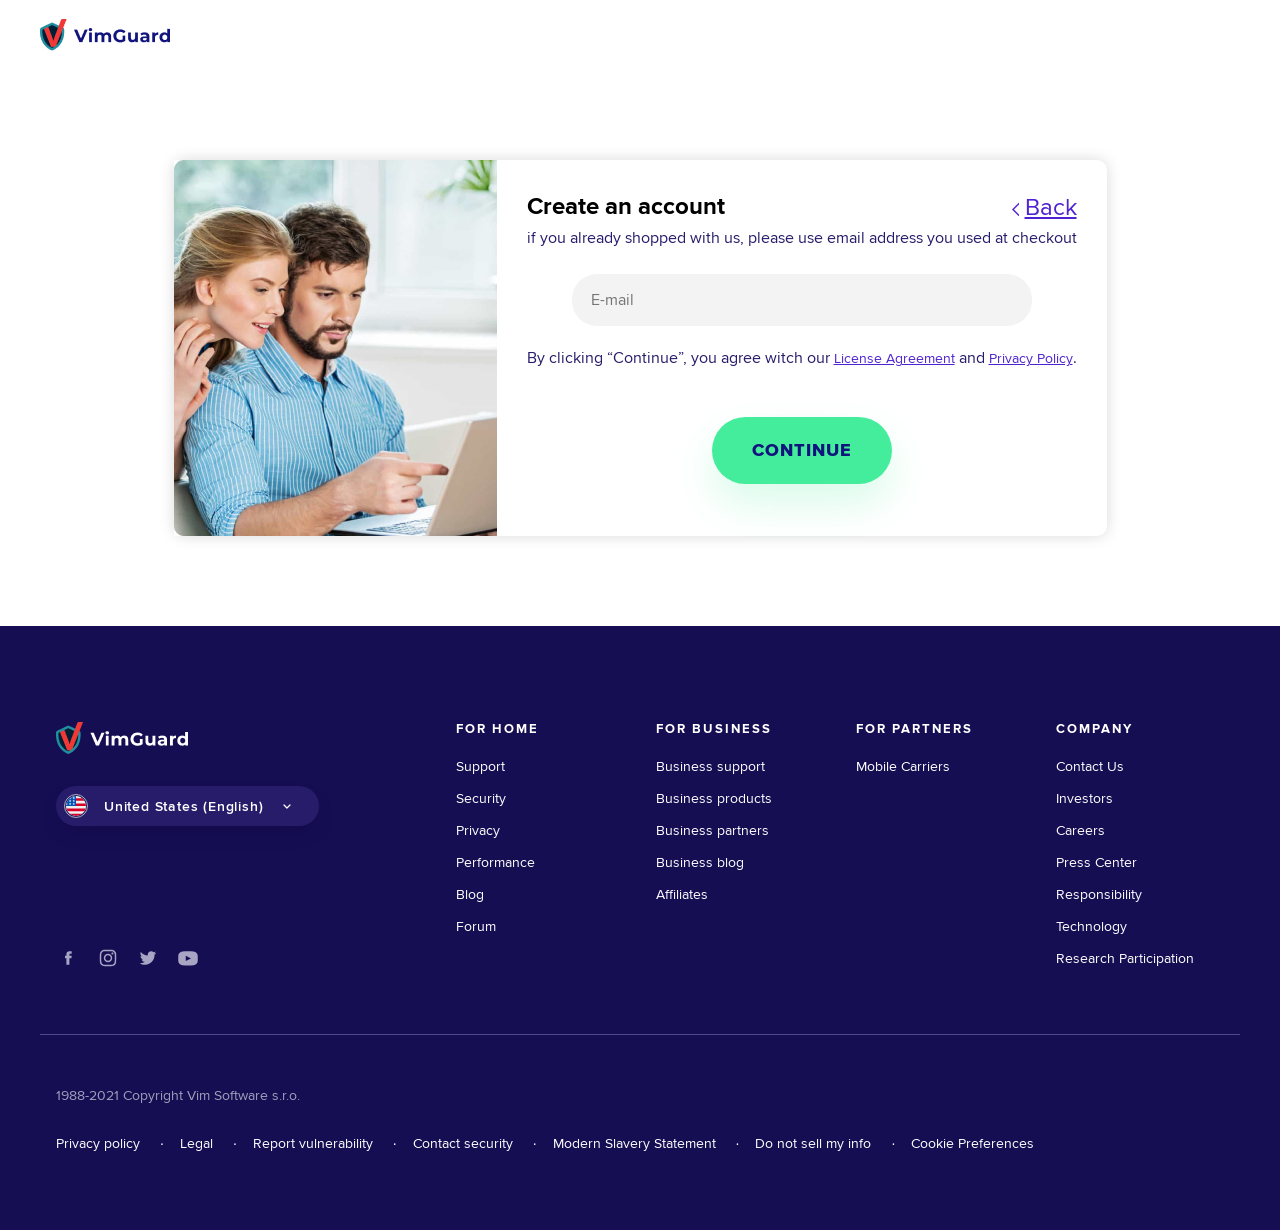
<file: signup.html>
<!DOCTYPE html>
<html lang="en">

<head>

    <!-- <script src="./scripts/OtAutoBlock.js"></script> -->
    <script src="./scripts/static/10001792/web/j/vendor/one-trust.js"></script>

    <meta charset="utf-8">

    <meta name="viewport" content="width=device-width, initial-scale=1, shrink-to-fit=no">

    <link rel="icon" type="image/png" href="./favicon.ico" sizes="32x32" />
    <link rel="icon" type="image/png" href="./favicon.ico" sizes="16x16" />

    <meta name="application-name" content="VimGuard Antivirus" />
    <meta name="msapplication-TileColor" content="#2d364c" />
    <meta name="msapplication-square150x150logo" content="./images/big-logo.png">
    <meta name="msapplication-square310x310logo" content="./images/big-logo.png" />

    <meta content="./images/big-logo.png" property="og:image" />

    <link href="./styles/vimguard.css" rel="stylesheet" media="all">
    <link rel="stylesheet" href="./styles/owl.carousel.min.css">
    <link rel="stylesheet" href="./styles/owl.theme.default.min.css">



    <title>VimGuard | Download Free Antivirus</title>
    <meta
        content="Join 180 million others and get award-winning free antivirus for PC, Mac & Android. Surf safely & privately with our VPN. Download VimGuard today!"
        name="description">
    <meta property="og:title" content="VimGuard | Download Free Antivirus &amp; VPN | 100% Free &amp; Easy">
    <meta property="og:description"
        content="Join 180 million others and get award-winning free antivirus for PC, Mac & Android. Surf safely & privately with our VPN. Download VimGuard today!">

    <link href="./styles/index.css" media="all" rel="stylesheet">
    <link href="./styles/download-popup.css" media="all" rel="stylesheet" />
    <link href="./styles/local.css" rel="stylesheet" media="all" />
    <link rel="stylesheet" href="./styles/custom-styles.css">

    <script src="https://cdn.polyfill.io/v2/polyfill.min.js"></script>
    <script>
        document.documentElement.className = document.documentElement.className.replace("no-js", "js");
    </script>
</head>
<body class="tmpl-www mod-en-us">
    <header class="header-admin">
        <div class="header-line">
            <a href="#"><img src="./images/logo.png" alt="VimGuard Logo"></a>
        </div>
    </header>
    <main class="main_admin">
        <div class="main_signup_container">
            <div class="main_signup_container_left">
                <img src="./images/adminpanel/looginimage221.jpg" alt="Two people logining in vimguard">
            </div>
            <div class="main_signup_container_right">
                <div class="main_signup_container_first_line">
                    <span class="main_signup_container_title">Create an account</span>
                    <a href="#" class="main_signup_container_signup">Back</a>
                </div>
                <p class="main_signup_container_info">
                    if you already shopped with us, please use email address you used at checkout
                </p>

        <!-- Использовать класс "error" когда поле заполнено не правильно -->

                <div class="main_signup_container_input_container">
                    <input type="email" class="main_signup_container_input_email" placeholder="E-mail">
                </div>
                <p class="main_signup_error_info">
                    This account already exists. <a href="#">Sign in instead</a> or create an account using a different email.
                </p>
                <p class="main_signup_container_agree">
                    By clicking “Continue”, you agree witch our <a href="#">License Agreement</a> and <a href="#">Privacy Policy</a>.
                </p>

        <!-- Класс "disabled" используется, когда поле заполнено не правильно -->
                
                <button type="button" class="main_login_continue_btn">continue</button>
            </div>
        </div>
    </main>
    <footer class="footer-admin" id="footer">
        <div class="bottom-links inverse" data-cmp-name="cmp-footer-links">
            <div class="container">
              <div class="row internal">
                <div class="col-md-12 col-lg-4 select-region">
                  <img class="logo-vim" src="./images/logo-white.png" alt="VimGuard">
                  <p class="region en-us">
                    <a class="select-region-button with-flag js-language-selector-trigger" aria-label="United States (English) opens dialog" tabindex="0">
                      <span>United States (English)</span><img src="./images/local/arrow-s-down-white.svg" alt="">
                    </a>
                  </p>
                </div>
                <div class="col-md-3 col-lg-2 links sec1">
                  <p class="tagline-medium">For home</p>
                  <ul class="list-unstyled">
                    <li><a href="#" target="_blank" rel="noopener noreferrer">Support</a></li>
                    <li><a href="#">Security</a></li>
                    <li><a href="#" target="_blank" rel="noopener noreferrer">Privacy</a></li>
                    <li><a href="#">Performance</a></li>
                    <li><a href="#" target="_blank" rel="noopener noreferrer">Blog</a></li>
                    <li><a href="#" target="_blank" rel="noopener noreferrer">Forum</a></li>
                  </ul>
                </div>
                <div class="col-md-3 col-lg-2 links sec2">
                  <p class="tagline-medium">For business</p>
                  <ul class="list-unstyled">
                    <li><a href="/en-us/business/support">Business support</a></li>
                    <li><a href="/en-us/business">Business products</a></li>
                    <li><a href="/en-us/business/become-a-partner">Business partners</a></li>
                    <li><a href="#">Business blog</a></li>
                    <li><a href="/en-us/affiliates">Affiliates</a></li>
                  </ul>
                </div>
                <div class="col-md-3 col-lg-2 links sec3">
                  <p class="tagline-medium">For partners</p>
                  <ul class="list-unstyled">
                    <li><a href="/en-us/mno">Mobile Carriers</a></li>
                  </ul>
                </div>
                <div class="col-md-3 col-lg-2 links sec4">
                  <p class="tagline-medium">Company</p>
                  <ul class="list-unstyled">
                    <li><a href="/en-us/contacts">Contact Us</a></li>
                    <li><a href="#" target="_blank" rel="noopener noreferrer">Investors</a></li>
                    <li><a href="/en-us/careers">Careers</a></li>
                    <li><a href="#" target="_blank" rel="noopener noreferrer">Press Center</a></li>
                    <li><a href="/en-us/responsibility">Responsibility</a></li>
                    <li><a href="/en-us/technology">Technology</a></li>
                    <li><a href="/en-us/online-research">Research Participation</a></li>
                  </ul>
                </div>
                <div class="social">
                  <div class="social-icons" data-cmp-name="cmp-social-icons">
                    <a href="#" title="Facebook" aria-label="Facebook" class="social-icons__item medium">
                      <svg xmlns="http://www.w3.org/2000/svg" width="32" height="32" viewBox="0 0 32 32">
                        <path fill="#A8A4C3" fill-rule="evenodd" d="M20.575 16.347H17.86V25h-3.992v-8.653H12v-3.3h1.868v-2.151c-.072-1.064.338-2.106 1.121-2.852.784-.746 1.863-1.122 2.955-1.03h2.972v3.22h-2.123c-.244-.01-.48.086-.643.262-.164.175-.24.413-.206.648v1.9H21l-.425 3.303z">
                        </path>
                      </svg>
                    </a>
                    <a href="#" title="Instagram" aria-label="Instagram" class="social-icons__item medium">
                      <svg xmlns="http://www.w3.org/2000/svg" width="32" height="32" viewBox="0 0 32 32">
                        <path fill="#A8A4C3" fill-rule="evenodd" d="M27 11.492c.001-.917-.165-1.826-.49-2.683-.242-.74-.661-1.41-1.221-1.952-.54-.561-1.21-.981-1.952-1.224-.858-.326-1.768-.492-2.686-.49-1.543-.134-3.092-.173-4.64-.12-1.505-.05-3.012-.01-4.513.121-.918-.001-1.828.165-2.686.49-.742.241-1.414.66-1.957 1.219-.56.541-.98 1.211-1.222 1.952-.325.858-.49 1.77-.488 2.687-.135 1.5-.176 3.005-.122 4.51-.05 1.504-.01 3.01.122 4.508-.002.917.164 1.827.49 2.684.242.74.66 1.41 1.22 1.952.543.56 1.213.978 1.954 1.22.858.325 1.769.49 2.686.49 1.5.131 3.008.172 4.514.121 1.505.054 3.012.013 4.513-.121.917 0 1.828-.165 2.686-.49 1.49-.514 2.661-1.684 3.175-3.173.326-.857.492-1.766.49-2.683 0-1.22.122-1.586.122-4.51L27 11.492zm-2.076 8.9c.009.71-.115 1.413-.366 2.075-.425.913-1.158 1.647-2.071 2.073-.663.25-1.367.375-2.076.366-1.1 0-1.465.121-4.396.121-1.466.056-2.934.015-4.395-.121-.711.01-1.418-.114-2.084-.366-.912-.425-1.645-1.158-2.071-2.069-.25-.662-.375-1.366-.366-2.074 0-1.098-.122-1.464-.122-4.392-.055-1.465-.014-2.931.122-4.391-.01-.71.114-1.417.366-2.082.213-.45.502-.862.854-1.216.286-.426.72-.73 1.217-.853.664-.251 1.37-.375 2.08-.366 1.099 0 1.465-.122 4.395-.122 1.467-.055 2.935-.014 4.396.122.709-.009 1.413.115 2.076.366.913.424 1.648 1.157 2.075 2.069.25.662.375 1.366.366 2.074 0 1.098.122 1.464.122 4.392.055 1.466.014 2.934-.122 4.395zM16.01 10.392c-3.101 0-5.615 2.512-5.615 5.61 0 3.1 2.514 5.611 5.615 5.611 3.102 0 5.616-2.512 5.616-5.61.025-1.496-.559-2.938-1.617-3.995-1.059-1.058-2.502-1.641-3.999-1.616zm0 9.27c-.976.018-1.918-.362-2.61-1.052-.69-.69-1.07-1.632-1.052-2.608-.018-.975.362-1.916 1.053-2.607.69-.69 1.633-1.07 2.61-1.052.976-.017 1.918.362 2.609 1.052.69.69 1.07 1.632 1.053 2.607.018.976-.362 1.917-1.053 2.607-.69.69-1.633 1.07-2.61 1.053zm5.86-10.856c-.741 0-1.342.6-1.342 1.342 0 .74.6 1.341 1.343 1.341.741 0 1.343-.6 1.343-1.341-.007-.739-.604-1.336-1.343-1.342z">
                        </path>
                      </svg>
                    </a>
                    <a href="#" title="Twitter" aria-label="Twitter" class="social-icons__item medium">
                      <svg xmlns="http://www.w3.org/2000/svg" width="32" height="32" viewBox="0 0 32 32">
                        <path fill="#A8A4C3" fill-rule="evenodd" d="M24.762 11.5v.587c.012 4.72-2.547 9.07-6.668 11.334-4.122 2.265-9.146 2.082-13.094-.475.389 0 .681.097 1.071.097 2.051.027 4.047-.665 5.646-1.956-1.916-.042-3.595-1.298-4.186-3.13.285.08.581.113.876.097.396-.018.789-.083 1.169-.196-2.089-.421-3.594-2.26-3.603-4.401v-.098c.595.334 1.267.503 1.947.489-1.251-.823-2.017-2.214-2.044-3.717-.015-.79.187-1.569.584-2.25 2.285 2.86 5.698 4.575 9.345 4.695 0-.293-.097-.684-.097-1.076.029-2.473 2.017-4.472 4.478-4.5 1.262-.01 2.467.524 3.31 1.468.995-.196 1.95-.56 2.823-1.077-.327 1.054-1.018 1.956-1.947 2.544.897-.136 1.778-.365 2.628-.684-.646.844-1.398 1.6-2.238 2.249z">
                        </path>
                      </svg>
                    </a>
                    <a href="#" title="YouTube" aria-label="Youtube" class="social-icons__item medium">
                      <svg xmlns="http://www.w3.org/2000/svg" width="32" height="32" viewBox="0 0 32 32">
                        <path fill="#A8A4C3" fill-rule="evenodd" d="M16 7c2.51 0 5.022.112 7.533.336C26.628 7.612 29 10.205 29 13.312v6.376c0 3.107-2.372 5.7-5.467 5.976C21.022 25.888 18.51 26 16 26c-2.51 0-5.022-.112-7.533-.336C5.372 25.388 3 22.795 3 19.688v-6.376c0-3.107 2.372-5.7 5.467-5.976C10.978 7.112 13.49 7 16 7zm-3 6v7l7-3.5-7-3.5z">
                        </path>
                      </svg>
                    </a>
                  </div>
                </div>
              </div>
            </div>
        </div>
        <div class="footer inverse web" data-cmp-name="cmp-footer">
            <div class="container">
              <div class="row justify-content-between">
                <div class="col-12  copyright">
                  <p>1988-2021 Copyright Vim Software s.r.o.</p>
                </div>
                <div class="col-12 middle">
                  <a href="/en-us/privacy-policy">Privacy policy</a>
                  <a href="/en-us/legal">Legal</a>
                  <a href="/coordinated-vulnerability-disclosure">Report vulnerability</a>
                  <a href="/bug-bounty">Contact security</a>
                  <a href="#" target="_blank" rel="noopener">Modern Slavery Statement</a>
                  <a href="/en-us/do-not-sell">Do not sell my info</a>
                  <button id="ot-sdk-btn" class="ot-sdk-show-settings">Cookie Preferences</button>
                </div>
                <div class="col-12  right">
                </div>
              </div>
            </div>
        </div>
        <script src="./scripts/admin-scripts.js"></script>
    </footer>
</body>
</html>
</file>
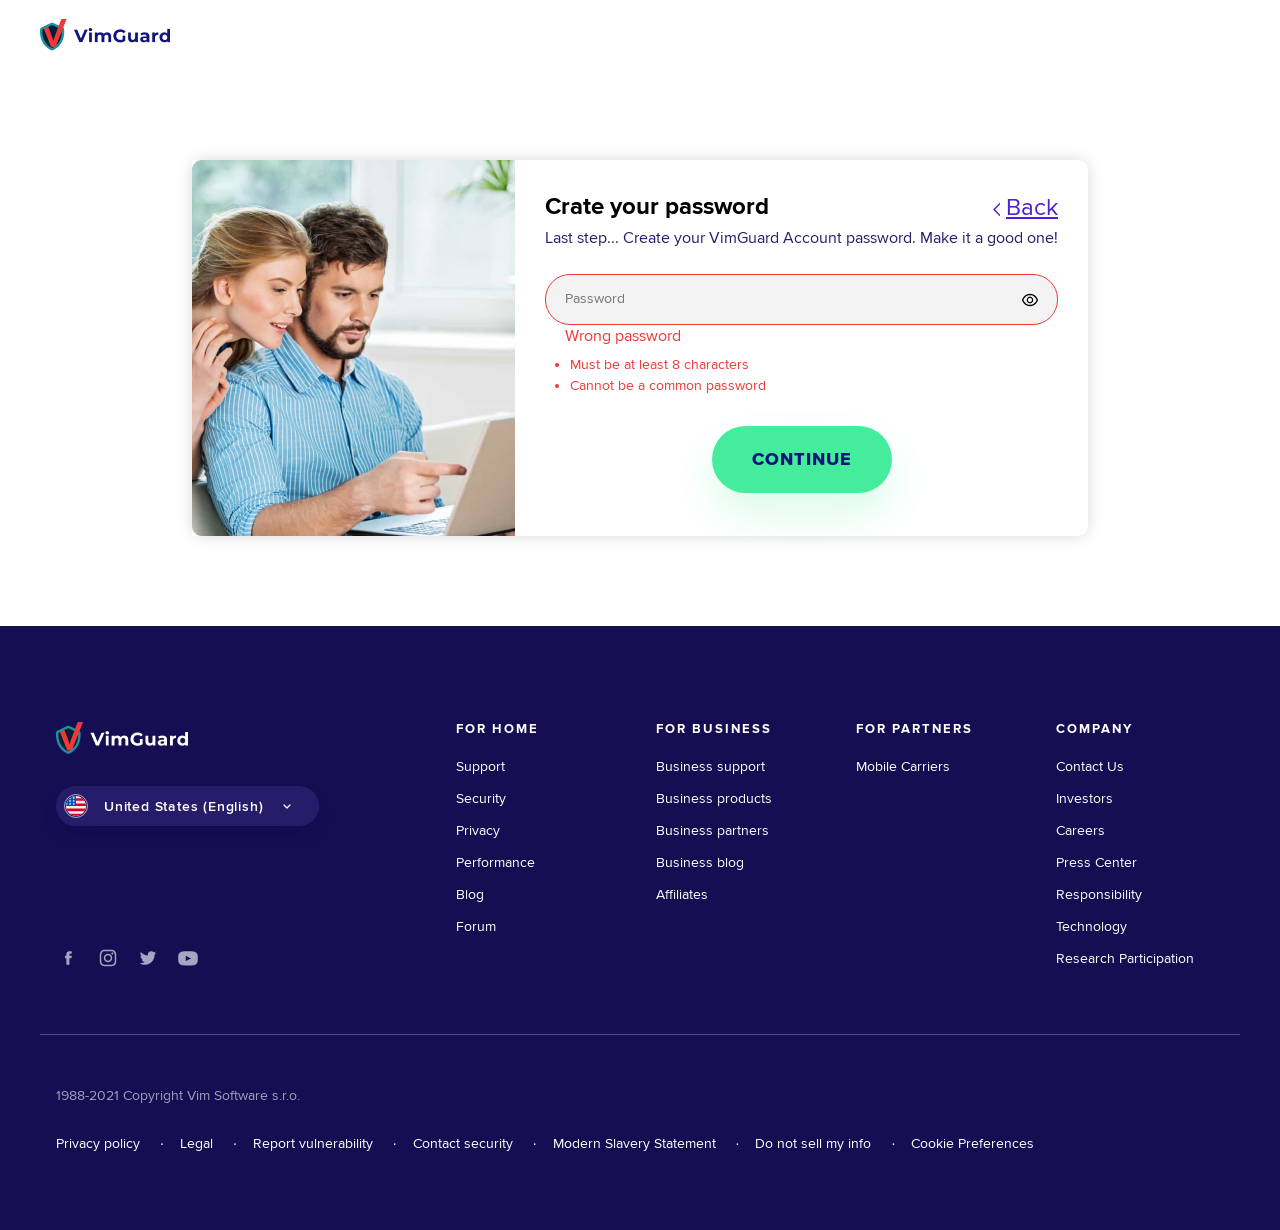
<file: signup_password.html>
<!DOCTYPE html>
<html lang="en">

<head>

    <!-- <script src="./scripts/OtAutoBlock.js"></script> -->
    <script src="./scripts/static/10001792/web/j/vendor/one-trust.js"></script>

    <meta charset="utf-8">

    <meta name="viewport" content="width=device-width, initial-scale=1, shrink-to-fit=no">

    <link rel="icon" type="image/png" href="./favicon.ico" sizes="32x32" />
    <link rel="icon" type="image/png" href="./favicon.ico" sizes="16x16" />

    <meta name="application-name" content="VimGuard Antivirus" />
    <meta name="msapplication-TileColor" content="#2d364c" />
    <meta name="msapplication-square150x150logo" content="./images/big-logo.png">
    <meta name="msapplication-square310x310logo" content="./images/big-logo.png" />

    <meta content="./images/big-logo.png" property="og:image" />

    <link href="./styles/vimguard.css" rel="stylesheet" media="all">
    <link rel="stylesheet" href="./styles/owl.carousel.min.css">
    <link rel="stylesheet" href="./styles/owl.theme.default.min.css">



    <title>VimGuard | Download Free Antivirus</title>
    <meta
        content="Join 180 million others and get award-winning free antivirus for PC, Mac & Android. Surf safely & privately with our VPN. Download VimGuard today!"
        name="description">
    <meta property="og:title" content="VimGuard | Download Free Antivirus &amp; VPN | 100% Free &amp; Easy">
    <meta property="og:description"
        content="Join 180 million others and get award-winning free antivirus for PC, Mac & Android. Surf safely & privately with our VPN. Download VimGuard today!">

    <link href="./styles/index.css" media="all" rel="stylesheet">
    <link href="./styles/download-popup.css" media="all" rel="stylesheet" />
    <link href="./styles/local.css" rel="stylesheet" media="all" />
    <link rel="stylesheet" href="./styles/custom-styles.css">

    <script src="https://cdn.polyfill.io/v2/polyfill.min.js"></script>
    <script>
        document.documentElement.className = document.documentElement.className.replace("no-js", "js");
    </script>
</head>
<body class="tmpl-www mod-en-us">
    <header class="header-admin">
        <div class="header-line">
            <a href="#"><img src="./images/logo.png" alt="VimGuard Logo"></a>
        </div>
    </header>
    <main class="main_admin">
        <div class="main_signup_container">
            <div class="main_signup_container_left">
                <img src="./images/adminpanel/looginimage221.jpg" alt="Two people logining in vimguard">
            </div>
            <div class="main_signup_container_right">
                <div class="main_signup_container_first_line">
                    <span class="main_signup_container_title">Crate your password</span>
                    <a href="#" class="main_signup_container_signup">Back</a>
                </div>
                <p class="main_signup_container_info">
                  Last step... Create your VimGuard Account password.
                  Make it a good one!
                </p>

        <!-- Отображение ошибки ввода пароля - класс "error_passoword" -->
        
                <div class="main_login_container_input_password_container error_password">
                  <input type="password" class="main_login_container_input_password input_password" id="password" placeholder="Password">
                  <button type="button" class="password_show_btn">
                  </button>
                </div>
        <!-- Блок появляется когда у соседнего присутствует класс "error_passoword" -->
                <div class="main_signup_error_password">
                  <ul class="main_signup_error_list">
                    <li class="main_signup_error_item">Must be at least 8 characters</li>
                    <li class="main_signup_error_item">Cannot be a common password</li>
                  </ul>
                </div>

        <!-- Класс "disabled" используется, когда поле заполнено не правильно -->
                
                <button type="button" class="main_login_continue_btn">continue</button>
            </div>
        </div>
    </main>
    <footer class="footer-admin" id="footer">
        <div class="bottom-links inverse" data-cmp-name="cmp-footer-links">
            <div class="container">
              <div class="row internal">
                <div class="col-md-12 col-lg-4 select-region">
                  <img class="logo-vim" src="./images/logo-white.png" alt="VimGuard">
                  <p class="region en-us">
                    <a class="select-region-button with-flag js-language-selector-trigger" aria-label="United States (English) opens dialog" tabindex="0">
                      <span>United States (English)</span><img src="./images/local/arrow-s-down-white.svg" alt="">
                    </a>
                  </p>
                </div>
                <div class="col-md-3 col-lg-2 links sec1">
                  <p class="tagline-medium">For home</p>
                  <ul class="list-unstyled">
                    <li><a href="#" target="_blank" rel="noopener noreferrer">Support</a></li>
                    <li><a href="#">Security</a></li>
                    <li><a href="#" target="_blank" rel="noopener noreferrer">Privacy</a></li>
                    <li><a href="#">Performance</a></li>
                    <li><a href="#" target="_blank" rel="noopener noreferrer">Blog</a></li>
                    <li><a href="#" target="_blank" rel="noopener noreferrer">Forum</a></li>
                  </ul>
                </div>
                <div class="col-md-3 col-lg-2 links sec2">
                  <p class="tagline-medium">For business</p>
                  <ul class="list-unstyled">
                    <li><a href="/en-us/business/support">Business support</a></li>
                    <li><a href="/en-us/business">Business products</a></li>
                    <li><a href="/en-us/business/become-a-partner">Business partners</a></li>
                    <li><a href="#">Business blog</a></li>
                    <li><a href="/en-us/affiliates">Affiliates</a></li>
                  </ul>
                </div>
                <div class="col-md-3 col-lg-2 links sec3">
                  <p class="tagline-medium">For partners</p>
                  <ul class="list-unstyled">
                    <li><a href="/en-us/mno">Mobile Carriers</a></li>
                  </ul>
                </div>
                <div class="col-md-3 col-lg-2 links sec4">
                  <p class="tagline-medium">Company</p>
                  <ul class="list-unstyled">
                    <li><a href="/en-us/contacts">Contact Us</a></li>
                    <li><a href="#" target="_blank" rel="noopener noreferrer">Investors</a></li>
                    <li><a href="/en-us/careers">Careers</a></li>
                    <li><a href="#" target="_blank" rel="noopener noreferrer">Press Center</a></li>
                    <li><a href="/en-us/responsibility">Responsibility</a></li>
                    <li><a href="/en-us/technology">Technology</a></li>
                    <li><a href="/en-us/online-research">Research Participation</a></li>
                  </ul>
                </div>
                <div class="social">
                  <div class="social-icons" data-cmp-name="cmp-social-icons">
                    <a href="#" title="Facebook" aria-label="Facebook" class="social-icons__item medium">
                      <svg xmlns="http://www.w3.org/2000/svg" width="32" height="32" viewBox="0 0 32 32">
                        <path fill="#A8A4C3" fill-rule="evenodd" d="M20.575 16.347H17.86V25h-3.992v-8.653H12v-3.3h1.868v-2.151c-.072-1.064.338-2.106 1.121-2.852.784-.746 1.863-1.122 2.955-1.03h2.972v3.22h-2.123c-.244-.01-.48.086-.643.262-.164.175-.24.413-.206.648v1.9H21l-.425 3.303z">
                        </path>
                      </svg>
                    </a>
                    <a href="#" title="Instagram" aria-label="Instagram" class="social-icons__item medium">
                      <svg xmlns="http://www.w3.org/2000/svg" width="32" height="32" viewBox="0 0 32 32">
                        <path fill="#A8A4C3" fill-rule="evenodd" d="M27 11.492c.001-.917-.165-1.826-.49-2.683-.242-.74-.661-1.41-1.221-1.952-.54-.561-1.21-.981-1.952-1.224-.858-.326-1.768-.492-2.686-.49-1.543-.134-3.092-.173-4.64-.12-1.505-.05-3.012-.01-4.513.121-.918-.001-1.828.165-2.686.49-.742.241-1.414.66-1.957 1.219-.56.541-.98 1.211-1.222 1.952-.325.858-.49 1.77-.488 2.687-.135 1.5-.176 3.005-.122 4.51-.05 1.504-.01 3.01.122 4.508-.002.917.164 1.827.49 2.684.242.74.66 1.41 1.22 1.952.543.56 1.213.978 1.954 1.22.858.325 1.769.49 2.686.49 1.5.131 3.008.172 4.514.121 1.505.054 3.012.013 4.513-.121.917 0 1.828-.165 2.686-.49 1.49-.514 2.661-1.684 3.175-3.173.326-.857.492-1.766.49-2.683 0-1.22.122-1.586.122-4.51L27 11.492zm-2.076 8.9c.009.71-.115 1.413-.366 2.075-.425.913-1.158 1.647-2.071 2.073-.663.25-1.367.375-2.076.366-1.1 0-1.465.121-4.396.121-1.466.056-2.934.015-4.395-.121-.711.01-1.418-.114-2.084-.366-.912-.425-1.645-1.158-2.071-2.069-.25-.662-.375-1.366-.366-2.074 0-1.098-.122-1.464-.122-4.392-.055-1.465-.014-2.931.122-4.391-.01-.71.114-1.417.366-2.082.213-.45.502-.862.854-1.216.286-.426.72-.73 1.217-.853.664-.251 1.37-.375 2.08-.366 1.099 0 1.465-.122 4.395-.122 1.467-.055 2.935-.014 4.396.122.709-.009 1.413.115 2.076.366.913.424 1.648 1.157 2.075 2.069.25.662.375 1.366.366 2.074 0 1.098.122 1.464.122 4.392.055 1.466.014 2.934-.122 4.395zM16.01 10.392c-3.101 0-5.615 2.512-5.615 5.61 0 3.1 2.514 5.611 5.615 5.611 3.102 0 5.616-2.512 5.616-5.61.025-1.496-.559-2.938-1.617-3.995-1.059-1.058-2.502-1.641-3.999-1.616zm0 9.27c-.976.018-1.918-.362-2.61-1.052-.69-.69-1.07-1.632-1.052-2.608-.018-.975.362-1.916 1.053-2.607.69-.69 1.633-1.07 2.61-1.052.976-.017 1.918.362 2.609 1.052.69.69 1.07 1.632 1.053 2.607.018.976-.362 1.917-1.053 2.607-.69.69-1.633 1.07-2.61 1.053zm5.86-10.856c-.741 0-1.342.6-1.342 1.342 0 .74.6 1.341 1.343 1.341.741 0 1.343-.6 1.343-1.341-.007-.739-.604-1.336-1.343-1.342z">
                        </path>
                      </svg>
                    </a>
                    <a href="#" title="Twitter" aria-label="Twitter" class="social-icons__item medium">
                      <svg xmlns="http://www.w3.org/2000/svg" width="32" height="32" viewBox="0 0 32 32">
                        <path fill="#A8A4C3" fill-rule="evenodd" d="M24.762 11.5v.587c.012 4.72-2.547 9.07-6.668 11.334-4.122 2.265-9.146 2.082-13.094-.475.389 0 .681.097 1.071.097 2.051.027 4.047-.665 5.646-1.956-1.916-.042-3.595-1.298-4.186-3.13.285.08.581.113.876.097.396-.018.789-.083 1.169-.196-2.089-.421-3.594-2.26-3.603-4.401v-.098c.595.334 1.267.503 1.947.489-1.251-.823-2.017-2.214-2.044-3.717-.015-.79.187-1.569.584-2.25 2.285 2.86 5.698 4.575 9.345 4.695 0-.293-.097-.684-.097-1.076.029-2.473 2.017-4.472 4.478-4.5 1.262-.01 2.467.524 3.31 1.468.995-.196 1.95-.56 2.823-1.077-.327 1.054-1.018 1.956-1.947 2.544.897-.136 1.778-.365 2.628-.684-.646.844-1.398 1.6-2.238 2.249z">
                        </path>
                      </svg>
                    </a>
                    <a href="#" title="YouTube" aria-label="Youtube" class="social-icons__item medium">
                      <svg xmlns="http://www.w3.org/2000/svg" width="32" height="32" viewBox="0 0 32 32">
                        <path fill="#A8A4C3" fill-rule="evenodd" d="M16 7c2.51 0 5.022.112 7.533.336C26.628 7.612 29 10.205 29 13.312v6.376c0 3.107-2.372 5.7-5.467 5.976C21.022 25.888 18.51 26 16 26c-2.51 0-5.022-.112-7.533-.336C5.372 25.388 3 22.795 3 19.688v-6.376c0-3.107 2.372-5.7 5.467-5.976C10.978 7.112 13.49 7 16 7zm-3 6v7l7-3.5-7-3.5z">
                        </path>
                      </svg>
                    </a>
                  </div>
                </div>
              </div>
            </div>
        </div>
        <div class="footer inverse web" data-cmp-name="cmp-footer">
            <div class="container">
              <div class="row justify-content-between">
                <div class="col-12  copyright">
                  <p>1988-2021 Copyright Vim Software s.r.o.</p>
                </div>
                <div class="col-12 middle">
                  <a href="/en-us/privacy-policy">Privacy policy</a>
                  <a href="/en-us/legal">Legal</a>
                  <a href="/coordinated-vulnerability-disclosure">Report vulnerability</a>
                  <a href="/bug-bounty">Contact security</a>
                  <a href="#" target="_blank" rel="noopener">Modern Slavery Statement</a>
                  <a href="/en-us/do-not-sell">Do not sell my info</a>
                  <button id="ot-sdk-btn" class="ot-sdk-show-settings">Cookie Preferences</button>
                </div>
                <div class="col-12  right">
                </div>
              </div>
            </div>
        </div>
        <script src="./scripts/admin-scripts.js"></script>
    </footer>
</body>
</html>
</file>
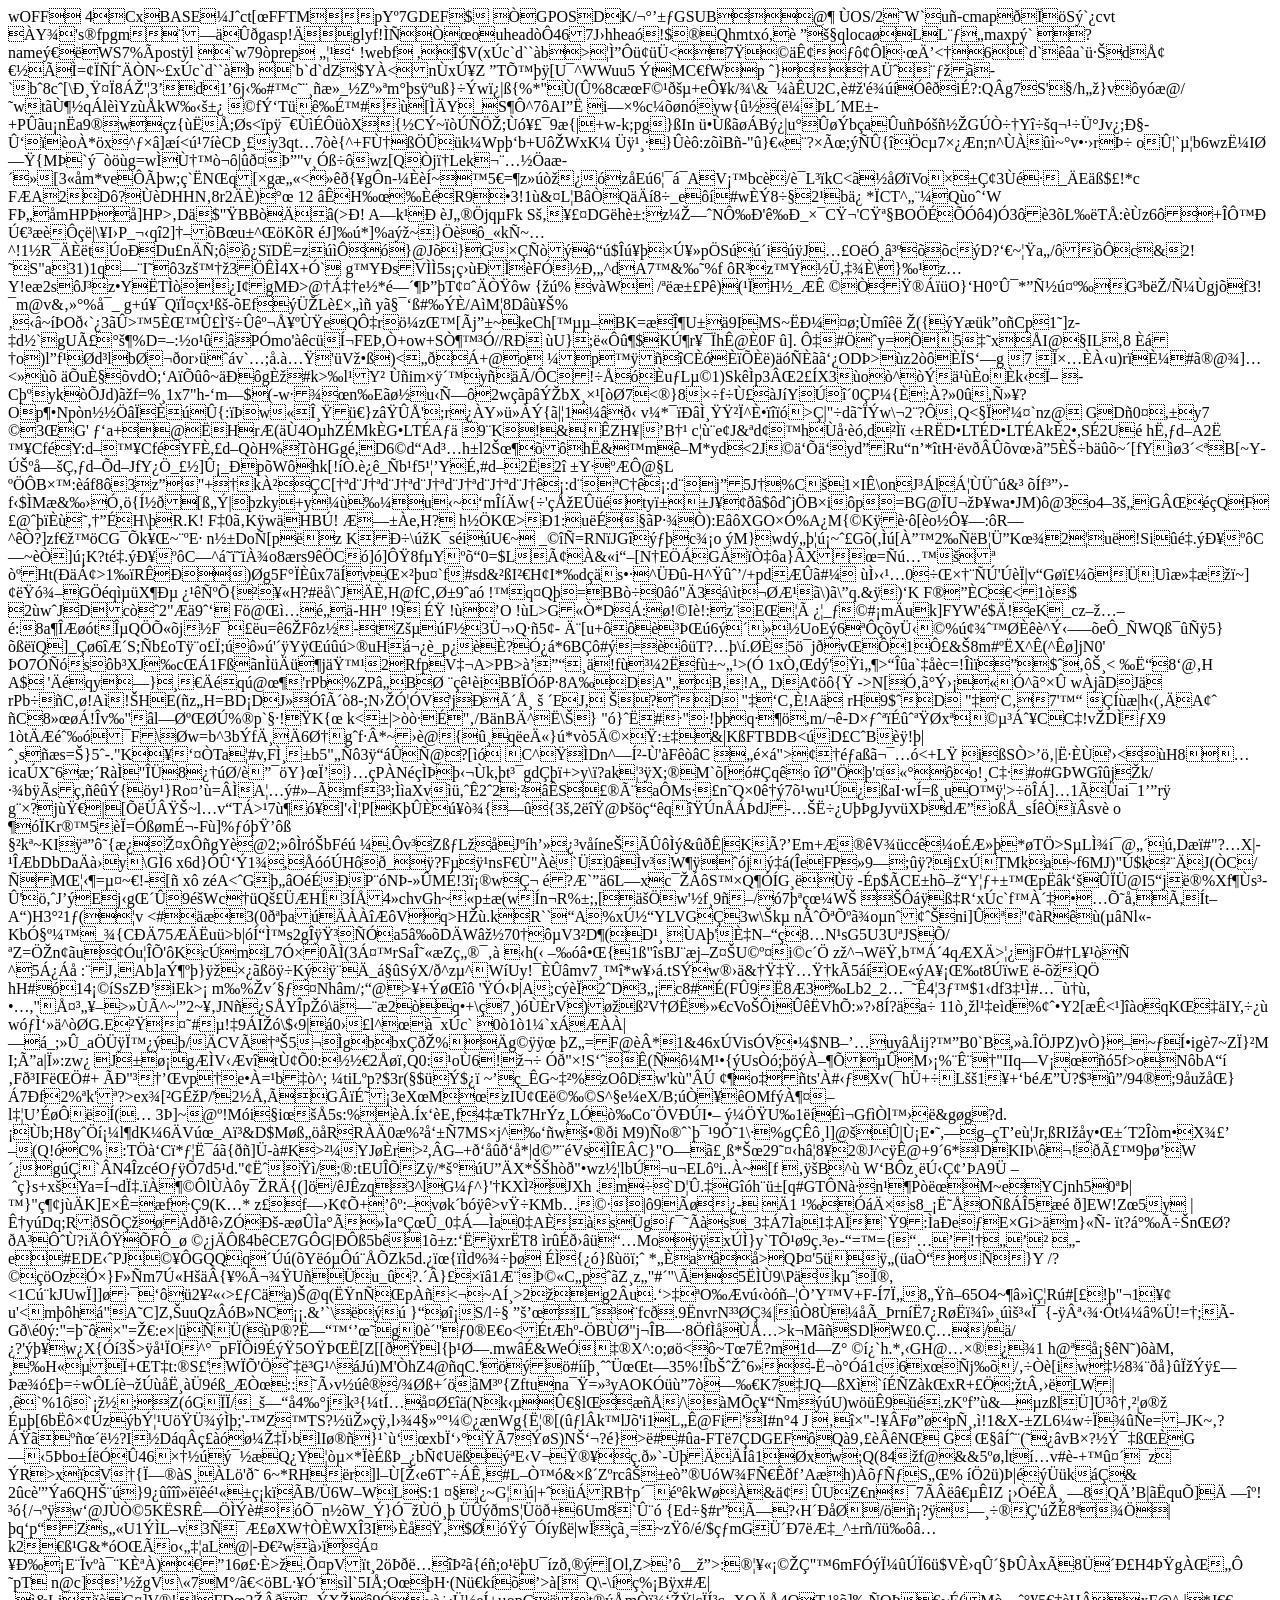
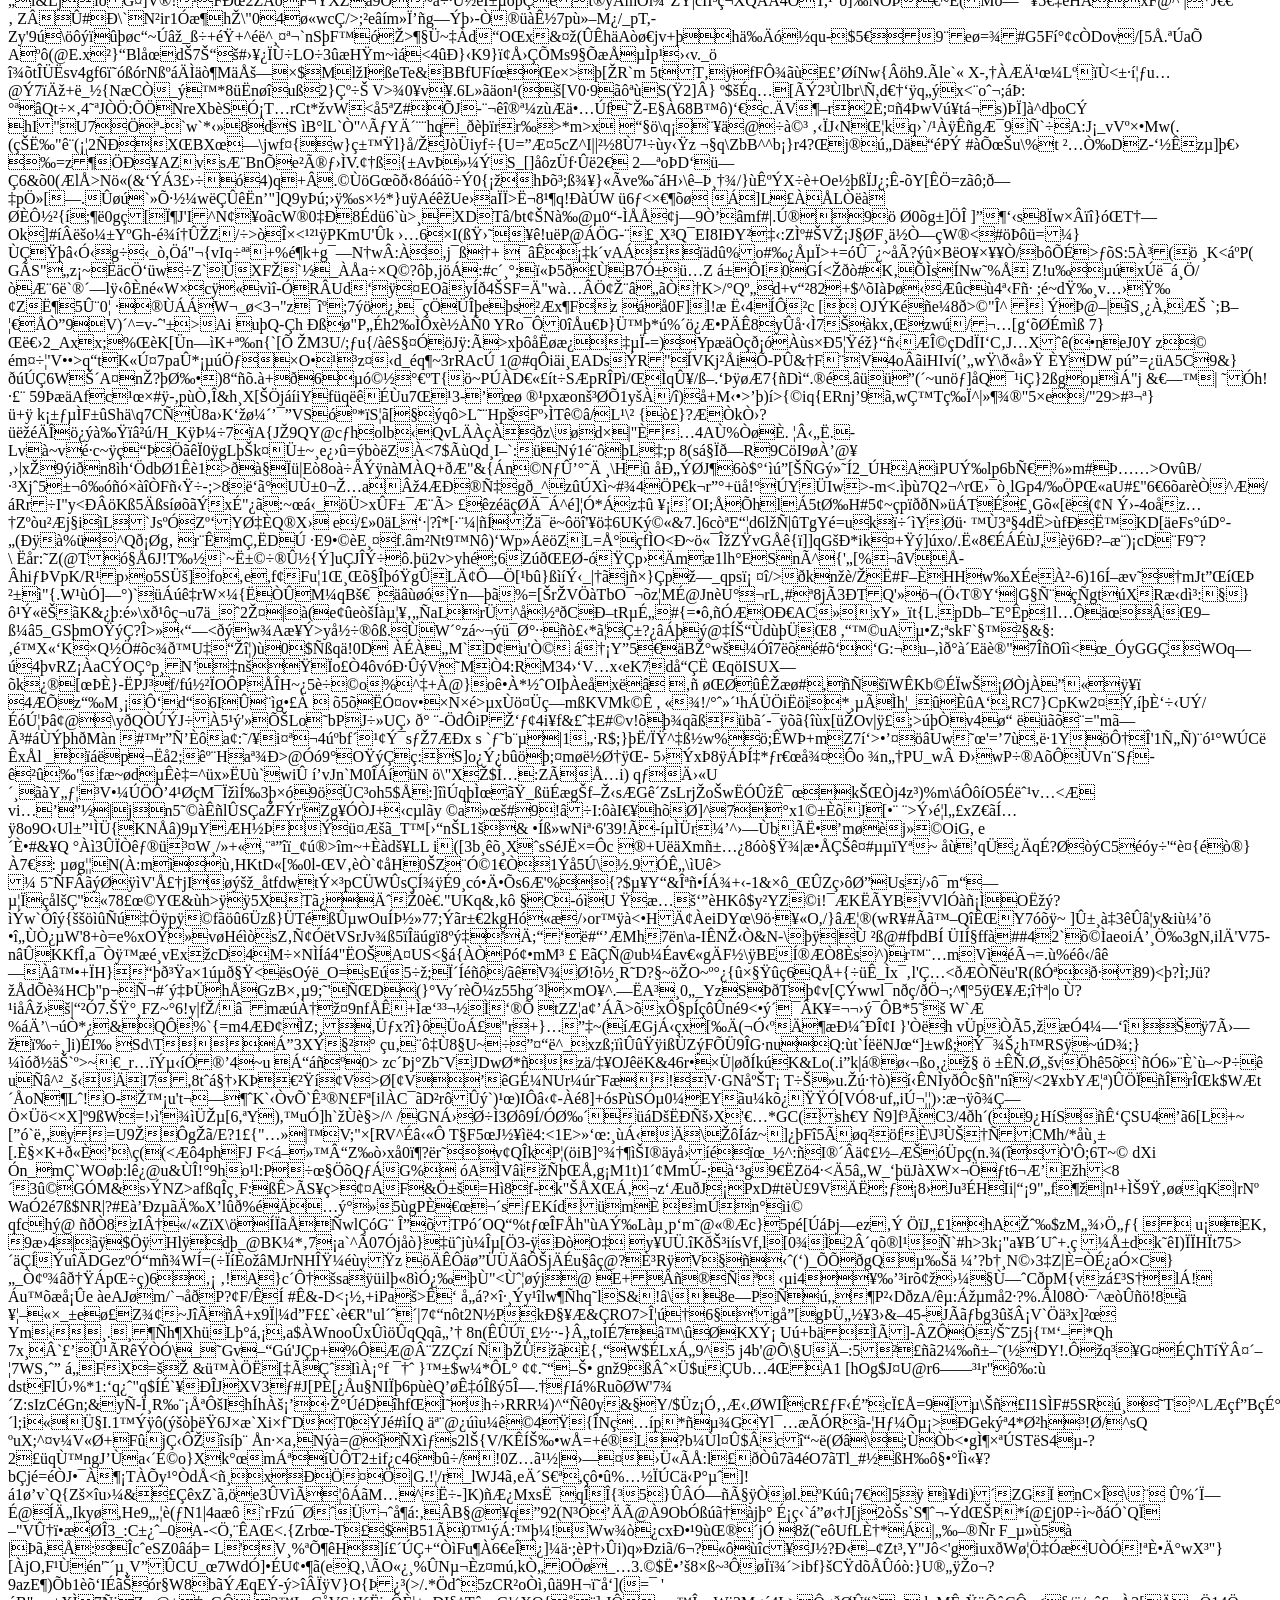
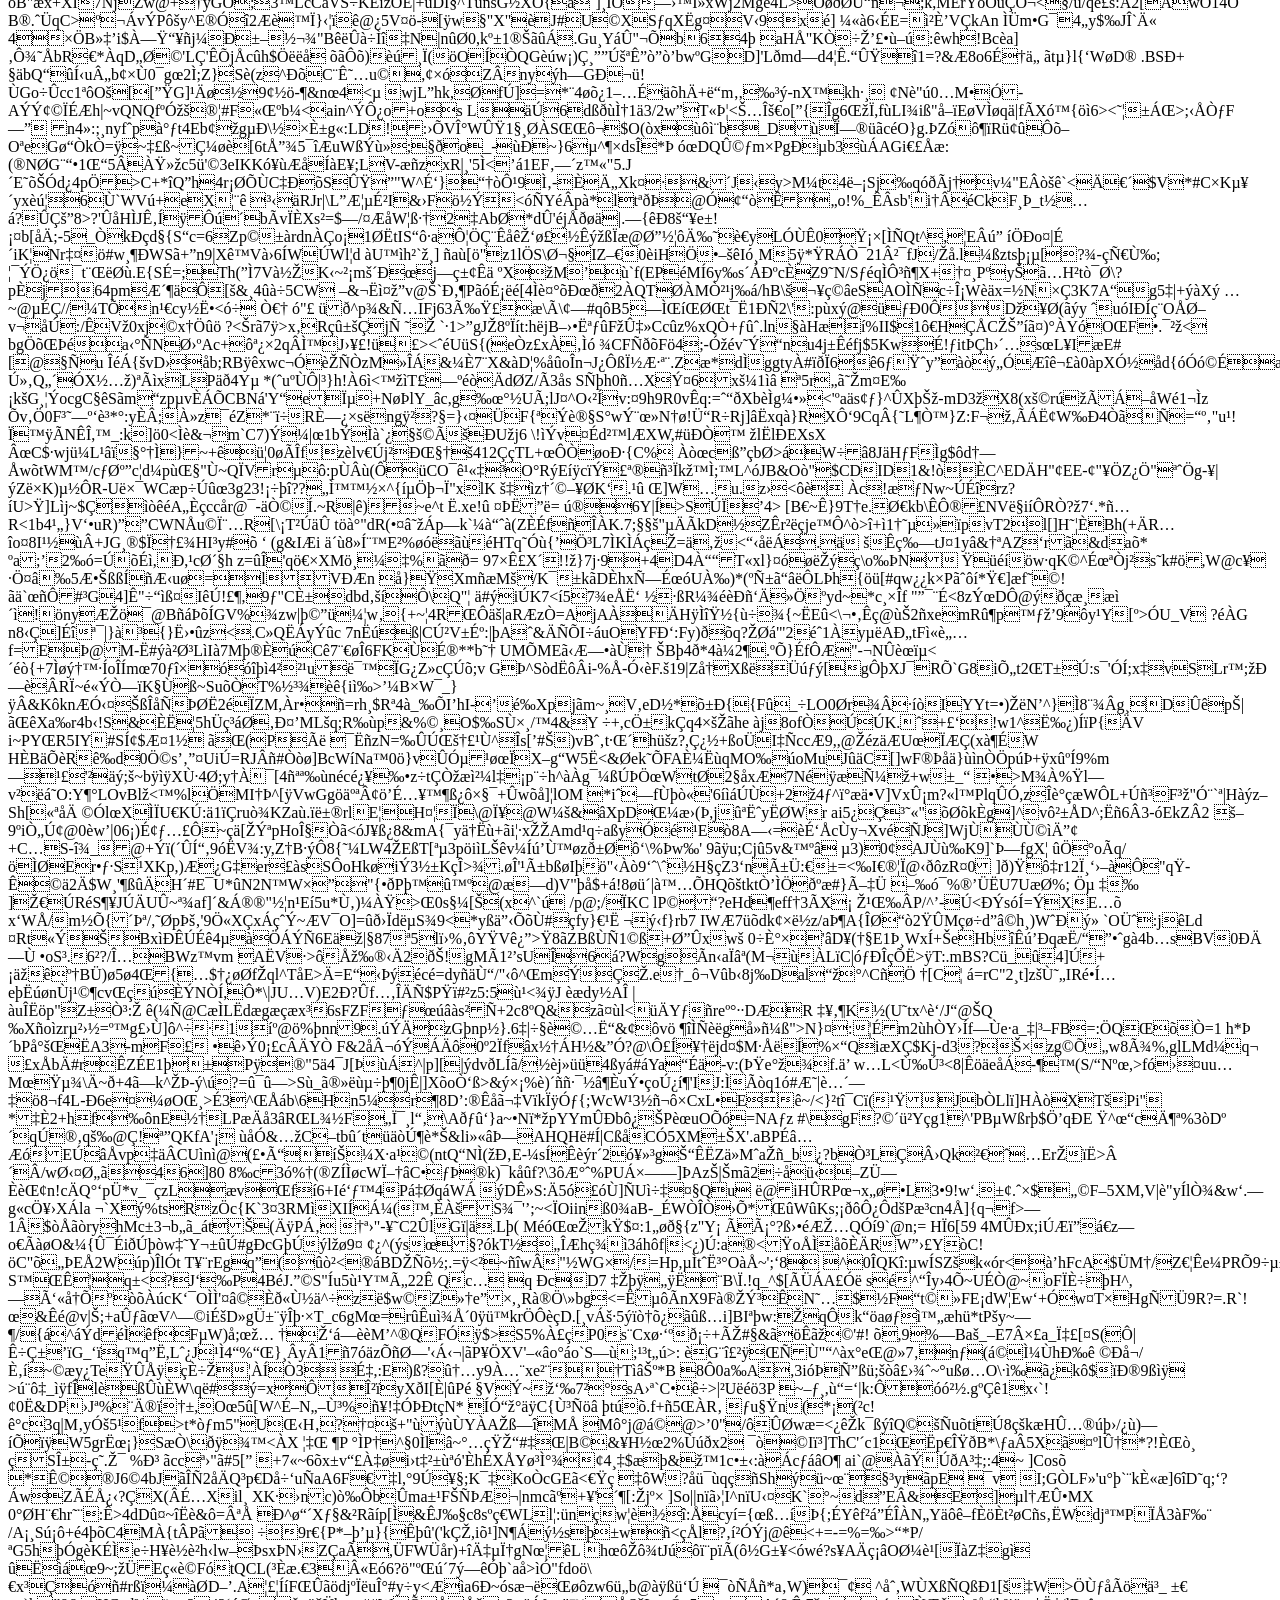
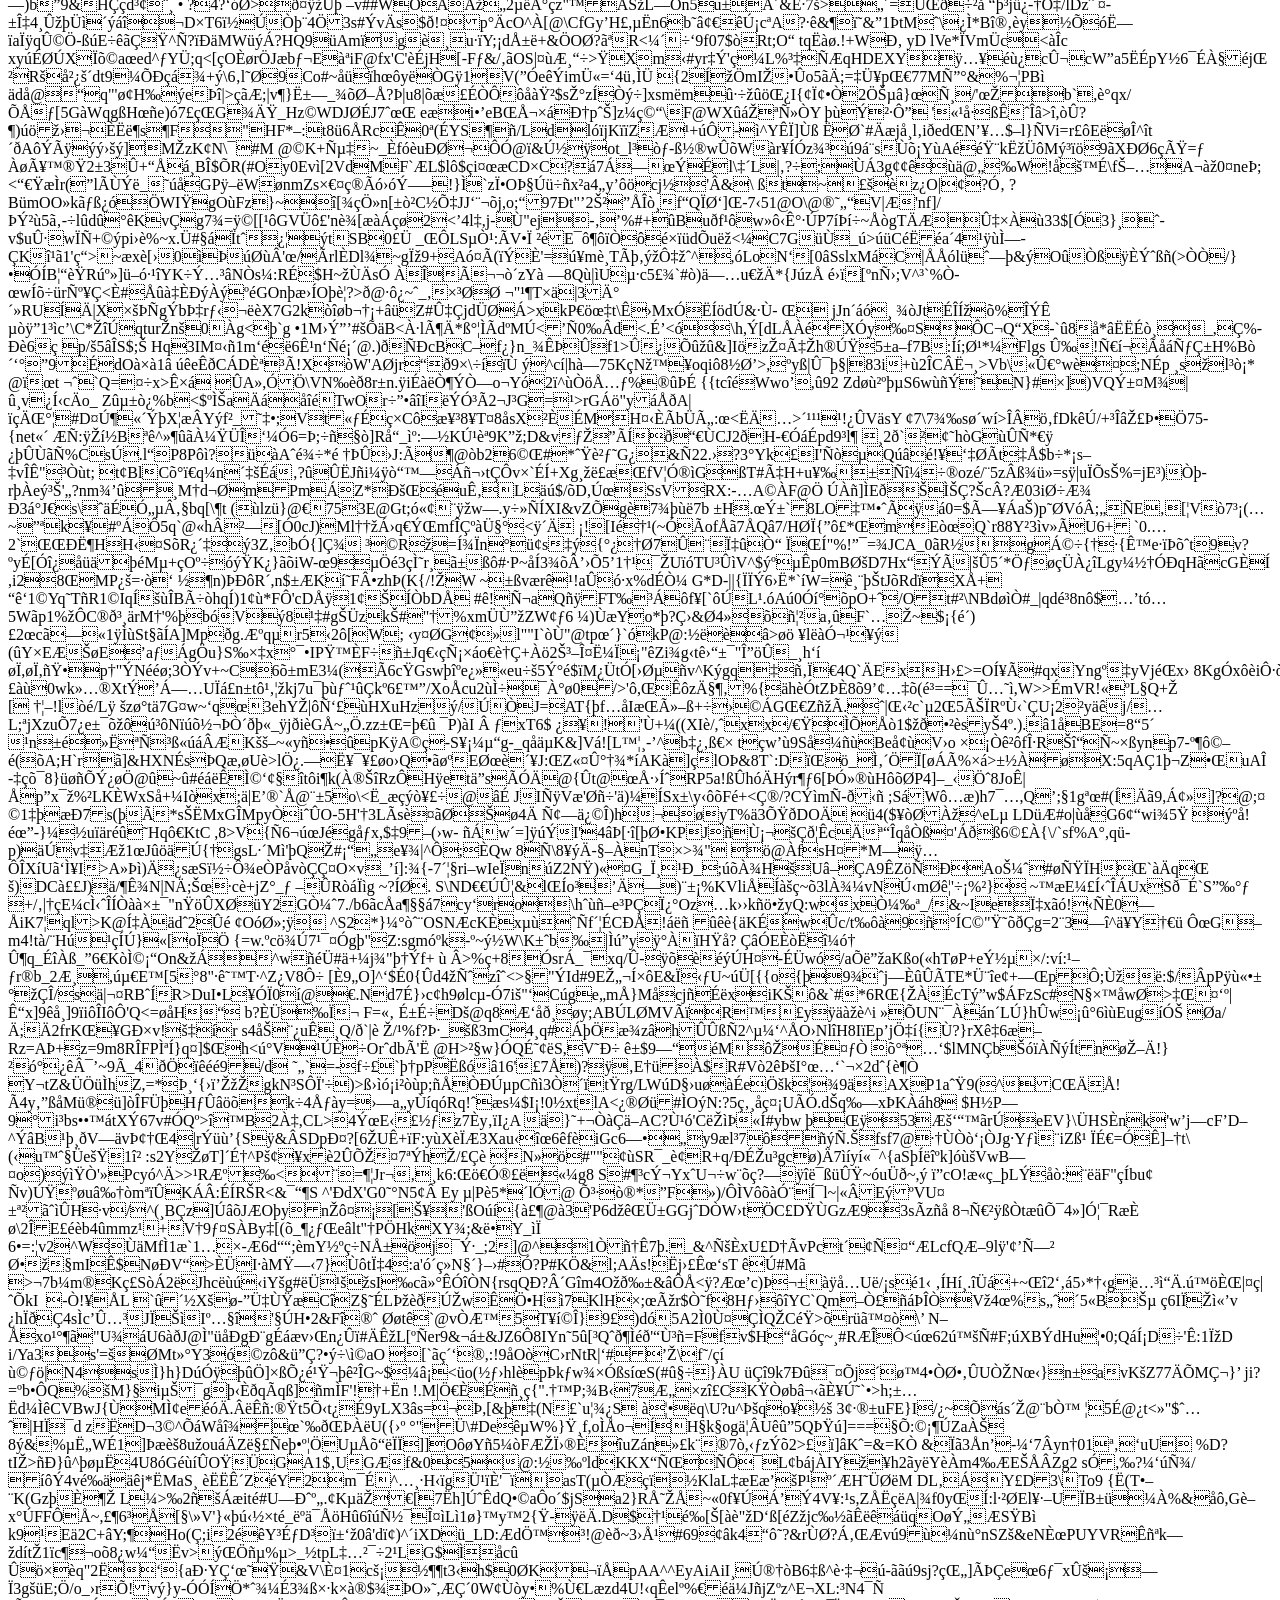
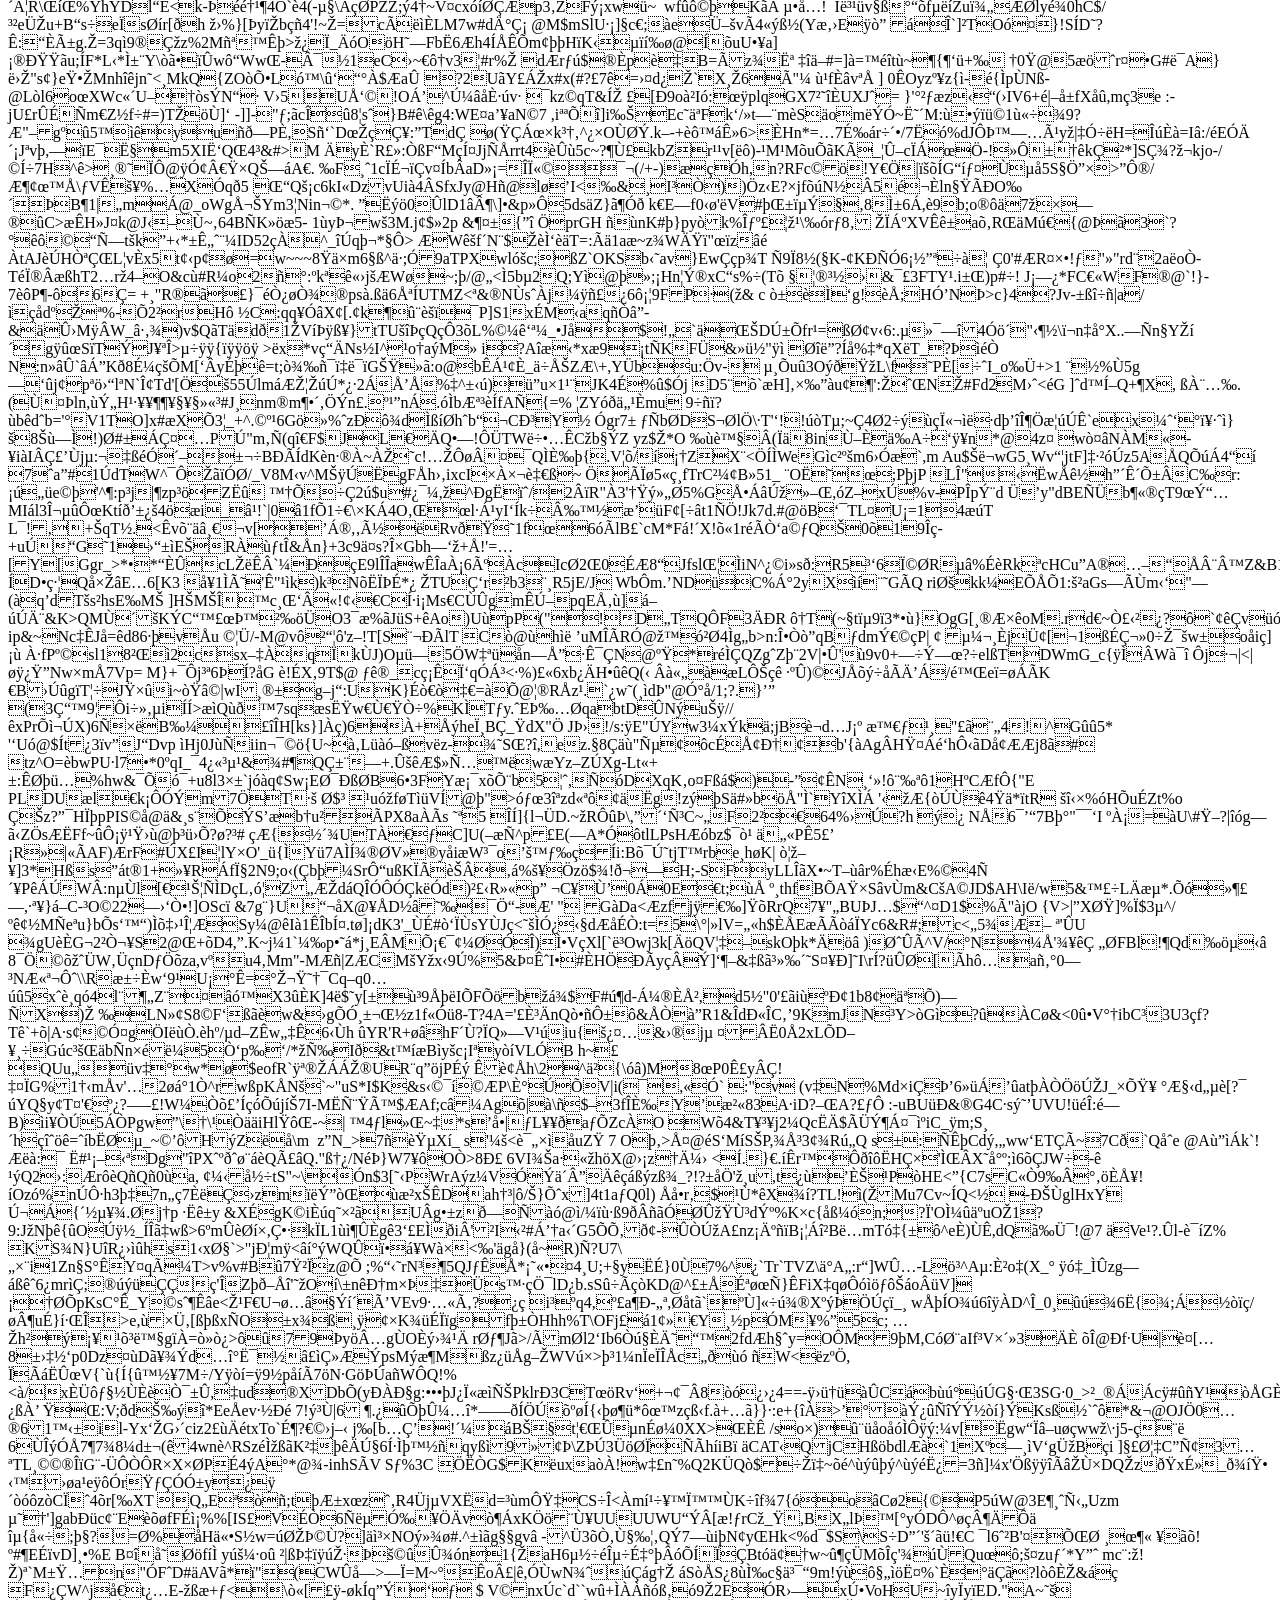
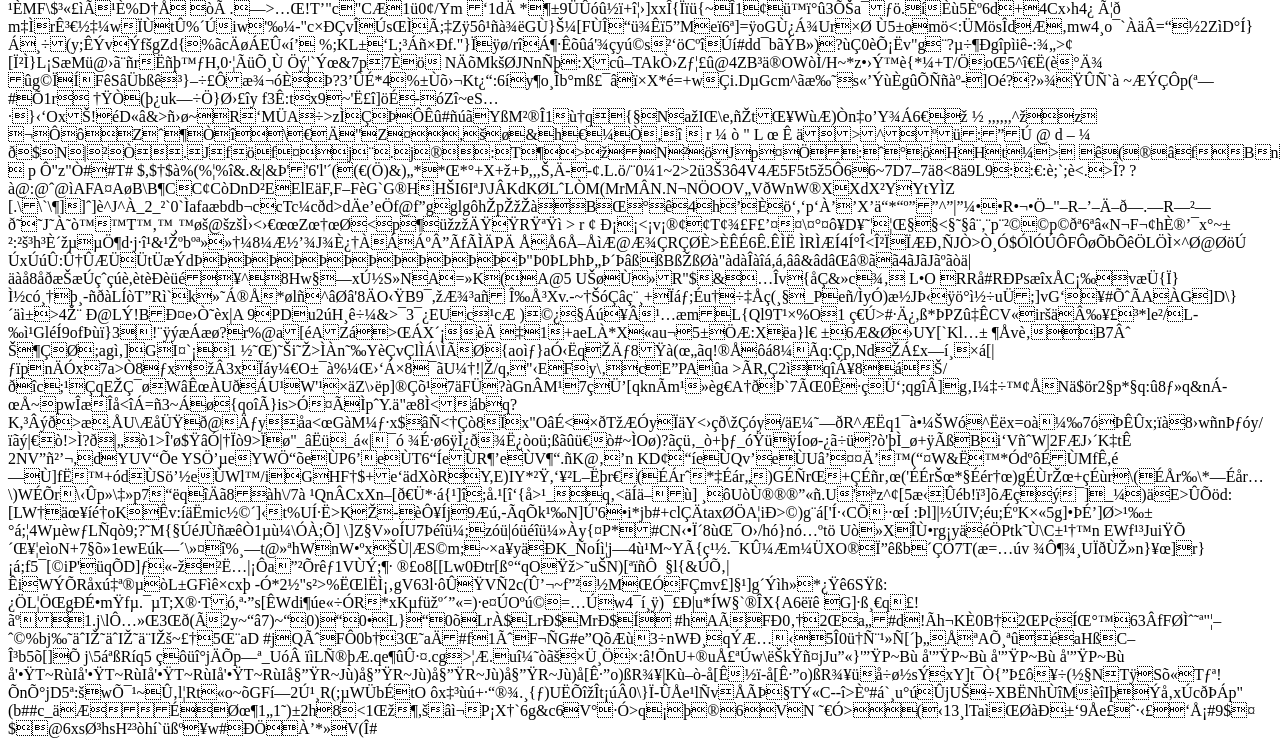
<file: styles/fonts/proximanova-bold-webfont.woff.html>
<!-- saved from url=(0076)https://static3.avast.com/10001792/web/o/f/700/proximanova-bold-webfont.woff -->
<html><head><meta http-equiv="Content-Type" content="text/html; charset=windows-1252"></head><body>wOFF
4CxBASE�J�ct[�FFTMpY�7GDEF$ �GPOSDK/�����GSUB�@�
�OS/2�W`�u�-cmap���S�`�cvt �Y�'s�fpgm�����gasp!�glyf!����ouhead��467J�hhea�!$�Qhmtx�,�
���qloca�LL���maxp�`  ?name���WS7%�post�l
`w79�prep	����	!webf
,�$V(x�c`d``�b&gt;�̔�����&lt;7���ʢ����l��Ē&lt;�6`d`��a`���dŢ����=���͘��N~�x�c`d``�b	`b`d`dZ$Y�&lt;n�xڥZ	�Tՙ��[U�^WWuu5
�tMC�fWp	
�}���A܈����-`b�8c�[\и���8��'�3�d1�6j��#�c�����_�Z���m��s��u�}��w�|�{%*"�(�%8c�F���+eԥk/�\&amp;����U2C��#�'������i�?:Q�g7�S'�/h��}v�y��@/�wt�ٶ�q�l��Yz��kW�����&nbsp;�fݑT���ə#�[��Y_S��^7�AI���	i��%c���n�yw{���(��L�ME�-+P��u�n�a9��w�z{���;�s&lt;�p���������X�{�C�~����֎;�󥣯9�{|+w-k;pg}�In
�������B��|u�����b�a�u����G����Y���q���ܰJv�;Ч�ۑ��o�*�x�^���]��&lt;��7��C޸�y3qt�7��{^+Fن����k�Wp��b+U�WxK�	�����}���:z��B�-"�}���?�Ü;���{��c�7׿�n;n^����~�v���r��
oۦ`��b6wz˼Iؗ�{M�`�����g=w�ن���|��ޔ"v�����wz[Q�j�Lek�����a�-��[3��m*ve���w;�`�N�q[�g愫&lt;���{�g�n-����~��5�=�z�����z�E�6���AV��bc�/�L��kC&lt;�����Vo�א�Ǣ3���_�E��$�!*c F�A2D�?��DHHN�8r2��)���
12	��H�����R9�3!1�&amp;�L�B��Q���8�_e��#w��8���2�b� *�CT^���Q�o��W Fބ�mHPށ�]HP&gt;�D�$"�BB���(&gt;�!
A�k���
�J����jq�Fk&nbsp;S�����DG�h�:z����Nԉ�'��_ׯC��'C���BO�����4)�3��3�L��T�:��z6���+�ԙ�
ڀ������|\�I�P_��q�2]���B�u�^��K�R	�J]��*]%a��~}���_�k�~�^!1�R����t�o�Du�n��;���S�D�=z��ԝ�}@J�}G��������$�����ڥ�p�S���i��J��O�Ӹ⳺���c�D?��~��a�/���c&amp;2!	�S"a31)1q��I��3z����3���4X+�`&nbsp;g�Y�sV��5s������F���,�^dA7�&amp;��%f	�R�z�Y��,���\}��z�Y!e�2s�J�z�Y�T���I�gM�&gt;@����e�*间�ޔ�T����ҟ�w {��%	v�W
/��汣P�)(��H�_�� �������O}�H0�ۯ*�ѽ����G�b�/Ѽ�gj�f3!�m@v&amp;���%�_
g+���Q�Ϥ�x�ߚ-�Ef��܎L�ׄ��	y㧯��#���/A�M�8D����%����~��O��`�3��&gt;�5Ȍ�ۣ�'���꺬ť�ٟeQԇr��z��[�j��~keCh[����BK=�ζU��9IMS~�м��;�m��� �({�Y��k�o�Cp�1�]z��d�`gUã���%D=�:�o���P�mo'��c�ͬFE�,�+ow+SҶ���//R�
�U};����$Kڶr���h�@�0F	�].	ԇ#��y=���5��x��I@�IL�8
�� �o)l�f��d�lb���or����v`�;�.���'�V���)&lt;����+@o	�p����C�������)�����㑿OD�&gt;�z2����S��g 7 �ׅ���u)r�ȼ#�@�]�&lt;���
��uȧ�vd�;�A����~���gȞ�#k&gt;�l�Y�
��im����y���/�C!�Ő��u�L��1)Sk��p32��X3�o�^�����o��k��ϖ �-C��yk��Jd)�f=%�1x7"h-�m�$�(-w����n�E���u�ї�2w��p�ݎbX�׹[��7&lt;�}8��f�٣��J�Y��0�P�{�:�?�0�,ѻ�?Op��Np�n��������{:��w�θ���}z���';r��Y�����{�|�1���� v�*����̸�<qg�`o�g�i�k��w���z� �{Ȳ����="Яg?v���v�" |g?�ݟǯҌ�#�ԏ�_���jj����="">���^ȕ����&gt;�|"�d���w\�2�?��Q&lt;�ρ'��`nz@ GD�0�,�y7
�3�G' ��a+�@�Hr�(��4O�hZ�Mk�G�LT�A��&nbsp;9�K!�&amp;��ZH�|�B��	c���e�J&amp;�d��h����,d���&nbsp;��R�D�LT�D�LT�Ak�2�,S�2U� h�,�d�A2� ��Cf�Y:d���Cf�YF�,�d�Q�H%�T�HGg�,D6�d�Ad��h�l2�����h�&amp;�m�M*yd�&lt;2J����yd�Ru�n�*�tH��v����v���5Ȋ�b���~�[fY���3�&lt;��B[~Y��ڊ�嗚�,�d��d�JfY���_��]ۡ_�p�W�hk[!��.��_�b�f5���Y�,#d�2�2� �Y����@�L
���Bי:��f8�3z��"+��k�����C[��d�J��d�J��d�J��d�J��d�J��d�J�ꐡ:d��C�ꐡ:d�j�5J�%C��1�I�\on�J��l����܈�&amp;�	��f���-f�$�M�&amp;��ӂ�{ͽ�[߄�|�zky+y����u�~�m���w{�'�ŞE����ty���J����$�d�j��B�i�p=BG@�U��ޥwa�JM)�@3�o4�3��G��QF� �@�������,���H\�R.K!	F�0�K�w�HB�!	����e,H?
h��K�&gt;�1:u����P���):E��XGO��%A�M{�K���[�o�ԥ�:�R�^��?]zf����CG��k��~��E�&nbsp;n��Do�[p�z&nbsp;K��\��K�s�i�U�~&nbsp;_���=RN�JG����c��o&nbsp;�M}wd�������~��G�(,��[���2���B�ܔK��2�u�!Si��.�Х��C�~��]��K?t�.�Х��C�^������o8�rs9��C�]�]ԭ�8f�Y����0=$Lâ�&amp;�i��[N�E��G��҇�a}�X�=������ �Ht(����&gt;1��Rʁ�)�g5F����x7��v�ײ�u�`f#sd&amp;��I��H�I*�d��s��^���-H^����/+pd���#� �̛���0���׆���'���|v�G��܍U�滇���~]���G��q��X��е
���Ѻ�{���H?#��\�J��,H@fC�ر9�a� !�q�Q�=BB���0��"�3�\�t��ƹ�\)�\�q.&amp;�)�K F����C��&lt;1�$ ��2�w�JDc��2"��9�� F�@����-HH� !9	ɟ !��O !�L&gt;G��*D��:�!�I�!:z�E���&nbsp;��_��#�m�uk]FYW'�$�!eK_cz�����:8a�����tεQ�ի�j�F���u=�6�F�z�-tZ���F�3ܬ�Q��5�-
Ĩ[u+����ތ�6�����UoE�6����y܋��%���������^݋���e�_�WQ߯���5}
����Q]_��6�ƴS;�b�oT��o��;����'��Y�����&gt;�uHᬿ�_p���?ӿ�*6B��#�=����T?��\�.��5��j��v��1ԣ&amp;�8m#��X^�(^��]jN0' �O7���s�b�XJ�c��1F��n�����j䟙�2�RfpV��A&gt;PB&gt;������!f���2�f��~��&gt;(� 1x�,�d�'�i��&gt;���a`���c=!����$���&lt;
�˓�8�@�H A$�&nbsp;'��qy�}�����q�@��'rPb%ZP�B�� ����iBB���P�8A�DA"�B�!A�&nbsp;DA���{� -&gt;N[�ӂ�ݛ����^���&nbsp;w�j�DJ� rPb��C��!A�!�HE(�z�H=BD�DJ����ô�8-;N��Ӧ�V'j��ôŸ	� �EJ, �?�D	"��C��!A� rH9$�D	"��C�7'��&nbsp;�����|h�(��A�� �C�8����!�v�"�l�غ���%�p`��!�K{�
k&lt;�|&gt;���"�/B�nB�^�\�}	"�}��#�"�!��q���,m/��-D׃���������x��������CC�!v�D��X9	1�t��鈉��F\��w=b^3b�fĸ�6؆�g�f��*~��@{��q�eī}�*v�5ĩ��:��&amp;|K�FTBDB&lt;�D�C�B��!�|��s��s=�}5�-."K����Ta�#v,F̸�b5"���3�����@�?[��&nbsp;�C^���Dn^�Ͳ-�'�F���C �����"&gt;���a�㬯��&lt;+L�
i�S�&gt;���|˷��'�&lt;�H8�����ica�X�6�;�R��"��8����/荔��Y}�ϒ}��P�N��������k,�t��gd���+&gt;y\�?ak���X;�M`�[��#�q�o
��"��'����o!�C��#o#G�WG��j�k/��b��s�,����{�y�}Ro���=��A���#���mf3�;��aXv��,��2�2;���S���èa�Ms��n�Q�0��7��wu����aI�w�=߸uO���&gt;����]�1��ai�1��r�
g��?j����|[����~l�v�T�&gt;�7���]'�̦P[K������{����{3�,2��@ޚ���q���n���dJ-�����U��gJyv�X�dƔo��_s�����sv�&nbsp;o
���Kr��5��=���mɬ-F�]%�������
��k�~KI������{���x��gY�@2;���r�bF��&nbsp;�.�v��Z߃L���J��h�����v��ne������&amp;���|K�?�Em+���V��ccꐼo�ƻ�*�T�&gt;S�L̾��@���,D��#"?�X|����bDbDa���y�\G�6
x6d}�ۑ�1��,�����H��_�?F����nsF��"��`�0��v�W����j����(�eFP�9�;��?i�xڍTMka~f6MJ)"�$k����J(�C/�M����=��~�!-[�&nbsp;x� z�A&lt;�G���O���P��N�-��M�!3�<yf�wg` p��r���}�0�*x�˽��}<cf88="U�p�O�V;�=�q�&lt;��\m㡇ꃎ/v��!��nz��i���5�����\MHD6�xlu��v�=���}T��%,�v��y�k2�6�i����9\�sX�&amp;^+��U����_��qD�t�����?��" ?‿�!�sv�ή�k���������="�6=��Fݠ�T�ۢ�P���7k{2f�@|�?�%�2-���;�����`��D">��w�Ǭ �?�`��6L�xc����S��Q���G����	-�p$�CE�h����Y��+���p��k�����@I5�j�%Xf��s���'�,�J���Ej�g���9�Wc��Q����H͍3��4�chvGh~�p��(w�n�R%�;,[���w'�f�9��/�7��眼W�&nbsp;������߇R�x�c`f��������՘�,�,�t�A�)H3��1�(�v&nbsp;&lt;#��3(0��a�������V��q&gt;H��.k�R``�A%xڽ�YLVG�3w\�k�
nÈժպ�o�n�����ni]��"��R��(��Nl��Kbӧ���_�{C��75���u�&gt;b|�͓̙s2g������a5��D�W➽70���V3�D�(D�� �A�'ȇN���8�N�sG5U3U�JS�/�Z=֎n��u���u���'�Kc�mL7��0��(3���rSaΘ��Z焮���
�h(� ���╌{1�"�sBJ��j�Z��U���i�c��	z�^�W�,b���4q�X�&gt;��jF�#�L����	^5����&nbsp;:�J�Ab]aݶ���}��׿�����K����_��S�X/�^z�^�W�Uy!����mv7���*w���.tS�w���&amp;�������k�5��OE��A����t8��wE �-��Q�
hH#�14���SsZВ�iEk&gt;�
m�%�v�����Nh�m/;�@&gt;�+�����&nbsp;'�Ӌ�|A;c���2�D3��c8#�(F�9�8�3��Lb2_2����4�3��$1�df3���#�����, ��,"�Ť����&gt;���^~��2~��JN��S�Y�p��\����2�q�+\�7�)���rV�)��߲V������cVo��i���Vh�:�?�8�?�a�
11�l��e�d%����Y2[��&lt;�]��oqK����IY,��� w�̑��^��G.E����#�!�9�I��\$�9|�0��l^��x�c` 0�1�1�`x����|���_;��_a���ϙ���/�CV����5��gbbx���%���g����&nbsp;�Z�=F@��*1&amp;46xڭVis�V��$NB���uy��ij?��B0`B�,��.��JPZ)v�}��~�͕ig�7~Z�}�M I;Ôa|ϻ:zw�
J�����g��V��v�t٢�0:���2���Q0:�o�6!���
��"�!S���(���M��{�Us��;��������ہM��%�ʨ�"IIq�V�����5f&gt;oN�bA�� �F�IF��#+
��"����vp�e��=�b��^;&nbsp;�tiL�p?$3r(�$��$��
~��_�G~��%zO�Dw'k�"��
��o���ts'�#��Xv(�h�+��L��1�+�b�Ɣ�?$���/94�;9�u��}�7�f2%�k'�?&gt;ex�[�GɞP/'2��,�G��ɘ�3eX�M�zI٢�멉�S^�e�eX/B;����OMf�����l��U���ԍ��(�&nbsp;3�]~@�!M�i�i���5s:%��.�x��E�f�4��Tk7Hr�z�L��Co��V��I��
��֟U�1����Gf��l����&amp;g�g?d.��b;H8y�����l�dK�6�V��_A�&amp;D$M�߄��R�R��0�%�呱�7MS�j^���w����i
M9)�o��`���9Ә1\�%g����l]@��|١E��,��g��T�e��Jr,�RI��y����T2��m�X���	�(Q!�C%
:T���C�*��˯��{��]�-�#K&gt;��YJ��r&gt;�,�G�+�����*|d����Vs��E�C}"O�㣸�*��29���h�8�2�J^c��@+9�6*��DKI�\��!�ã�9���W���g�Ǎ`�N4�zc�O���7d5�d."�ˈ��/;�:tEU��Z�/*���U��X*��h��"�wz��lb��u�EL��i..�~[f	���B^�&nbsp;W�B�z��ڋǢ��A9�	�&nbsp;��}s+x�Ya=ͬdχ.�����l���y��R�{(]�/�J�zq�3^lG��^}'�KX̲�JXh .m��`D��.�G��h���[q#GT�Nෝn��P��M~e�YCjnh50<b4d��q�j:e� ��np5|��r�="" Ô�q�s���tfr�x�="" k�������prt8k="" ,�zxi*���h�="">��|�}"綢j��K]E��=�f���9(K�*&nbsp;z�f��K��+���:�v�k�b���&gt;v��KMb���|�9���-	�1
�������s8_�˘ŏO����5��
�]EW!Z�5y
|ʆy�Dq;R�S�Ǟ��d��Z�К-����a����a�ǜ�_0����a0�A��s�g�����s_3��7�a1�A�`�9:�a�e�E�Gi&gt;�m}��-&nbsp;�t?ᰉ���n��?�A�Ԉ�?i�ԟ�F�_�&nbsp;��j���4b�CE7G�G|���5b�1��z:���xr�T8&nbsp;�r�������Mo��x��}y`Tչ�9�.�e�-�=�={���!����� ��� e#EDE��PJ���GQQq���(�Y�����ŭ�Zk5d.��{��d%����	�̝{��}����;�&nbsp;*��a��&gt;�Qޤ'5����(�aғ��}Y&nbsp;/?���Oz��}F��m7ګH���{�%¬��U��u_�?.��}�����1ƨީ�C�p���Z�z�"#�"\��5���9\P�k��Ϯ,&lt;1C��kJUw�]]������2����&gt;��C�a)�@q(˟n��p���&lt;�~A͸&gt;2�g2�u.�&gt;��O��v�����ҒY�V+F-�7τ8���65O4~���ǦR�#[�!�"�1��
u'&lt;�m��h�"A�C]Z,�uuQz��B�NC��.&amp;�`\����
}���S/l�� �����IL����fc��.9�nvrN���Ǿ|��8����_�rn��7�R����욳�ϯ{-�ª����t���%�!=�;�-G�\�0�:"=����"=��:e�|�э�(�P�?˗������g�0�"�0�E�o&lt;�t�h�-�B��"j��B��8�f���Ņ&gt;k�M��SDl�W�0.ǅ/�/�?'���w�X{��3�&gt;���O^��pF��i9���5O�ތ�[Z[[���l{��ؗ.mw��&amp;We����X^:o;��&lt;��~T�7�?m1d�Z�&nbsp;���`h.*,�GH@�׮��1&nbsp;h@�塧�N�)��M,
��H���+�T�t:�S�'W��'֝���G�^��J�)M'�hZ4@�qC.'���#������ܜ�t�35%!�b����6��-ˬ���1c6x��j���/����[iw���8����}�Ϟ��������=�w�L�謞���˸��9��_�Ҝ::�Ûv��ꮝ/���+���M��{Zftuna��=��yAOK����7����K7�JQ��X�`���Z�k�xR+��;�t��LW|��`%1�`����;��Z(�G���/_����4��jk�{�tͅ�أ��(Nk��ۀ�l�����/\�M�祓�m���U)w���9��.zK�f��&amp;��z�l�]ڳ􆂲����
ɵ�[6b��ע�z�bݦ�U��ܾ���;'-�Z��TS?�������l��4���������nWg{˦�[(��l�k�lJ�'i1L��@Fi��I#n�4
J&nbsp;���"-!��F���pѸ,�!1&amp;X-�ZL6�w�����e=�JK~�?������?I�D�q��������ϛblI���}�`���xbϑ����7���S)N���?�}&gt;�##�a-FT�7�DGEF�Q�9�����N�
G�&nbsp;���͈�(���vB�?�ݯ�ߌ�G���5�bo�����46�׆������Q�Y���*�����_�bѢU����E�V������.�`-������1�xw;Q(84�f@&amp;&amp;5��,lt�v#�-+�����z� �R&gt;x�V�{ϗ��S��L�'�
6~*RH�r]l��[��e6T���ʂ#L�ҙ�&amp;�ߴZ�rc��e�U�W�Fр��f�A�h)���уS��%
��2�)�|����k��&amp;
2�c�'��a6QH���}9��������鹫��k��B/�6W�WLS:1
�����~G���|+���RB�p�����kW��&amp;�
�UZ�n�7���‵�IZ
�����Ÿ �8QĒB|��qu�]�	��!��{/����w�@J�ҩ5K�SRʗ����#�կn��W_�}ӯ��ָ�
����mS����+6Um8`ۨ�&nbsp;{Ed��#r�×?�H���؍/��?������'���8����|�q�p�Zs��U1��L�v3��ƣ�XW���WX�3I������$؍�����y��|wϏ��=~z��/�/$�mGܴ�7�Ƈ_^�r�/�����k2�߹G&amp;*�O��o����aL@|-Ѐ�w�������Љ�E��v�௨KȪ�)��16����&gt;�.դpV�t�2�����޲�{��;o���U��z�,��[Ol,Z&gt;��__��&gt;:��������"�6mF��ϼ���6�$Vțq۴����x�8��УH4ޟg����
�pT&nbsp;n@c]����gV\�7M�/�&lt;�BL��Өs�l`5I�;O���H�(N��k���&gt;�[�Q\-\��%�B�x#�|��&amp;Lj��G�]V�!��FМ2���F��X��9�~���ܽeͱ�op��t���m�ﾑ��|c�ͳ�XQ��4OT,���]��O��~�(M򗈰�5���H�xF@^ |�*J���&nbsp;Z���#�\`N�ir1��h�\"0�4��wc�/&gt;;�e��m�ϒ�g����-����ʽ7p���M�/_pT,�Zy'9�\�������c�~��_��+�+^��^����`nS�F��&gt;���~��d�O�x&amp;��(��h�A���jv+�h����qu-$5���9�e�=�#G5F���c�Dov/[5�.��a� A��(@E.x�}�Bl�d�7�����#������LO�3��H�m~��&lt;4��}�K9}�ś��Ms9������p���v._� ��t���sv4gf6����rNߺ�����M�Ś���$�Ml�I��eTe&amp;BBfUF���e�&gt;�[�R`m 5tT���fFԾ���E����Nw{��h9.�le`� X-,���Ĺ��L����&lt;�����u�@�7�Ğ+�_�{N�C�_��*8��n��uߝ2}Ǻ��
V&gt;�0�v�.6L���on�(��[V0�9����S(�2]�}
�$��q�[��2��lbr\�,d����q��x&lt;�o��;��:����Qt�ׂ4��J��:��NreXb�SӡT�rCt*�vW&lt;�5�Z#�J-����z��䕅�f��-E��68B��)���c.�V��r2�;��4�wV��t�s)��]�^d�oC�	hI"U7���-`w`*��8dS
�B�lL`�"^ÃYĴ��hq_����rr��&gt;*m&gt;x
����\q����@�ੳ&nbsp;���J�N��kq�`/�����gƯ9�`��A:J�_vV�וMw(.(�ˉ"�(��2�НX�BX��\jwf�{w}籙�l}�/�J��iyf�{U=�Ƥ5cZ^I||��8�7���y��z&nbsp;��q\ZbB^^b�}r�4?�j����D���P�	#�՜�u\%t ��҉DZ-���z�]���
�=z��Н�AZ�vsƨBn�e�î���V.���{�Av����S_[]��z�f���2�
2��o�D����6&amp;�0(�l�&gt;N��(&amp;���3�����4)q+�.���G����8������0{��h���;߾�}��ve���H�\�޸��/}�ʺ�X��+Oe����J�;�-�Y[��=z��;�pֻ[�.����`�շ��w�����n�"]Q9y��;���s׽*}u�A��Ue��a��&gt;ˬ8��q!���W&nbsp;�6�&lt;׀����&nbsp;��]L���L���
��Խ�{�;��0g�[϶J'I^N��o�cW�0��8�d�6`�&gt;�XDT�/bt��N��@�0�-��ŝ�j�9Ғ�mf#|.ڮ��9�&nbsp;�0�g�]��&nbsp;]����s8�w����}�T��Ok�]#���o��Y�Gh-��ێZ�/�&gt;���&lt;����PKmU'�k&nbsp;��6��I(ߟ����!u�P@��G-���X�Q�EI8I�Y���:Z̺#�V��J��F��җ�W�&lt;�#����=�}�����Ӌ�g���_�,��"�{vIq�����+%�k+g��N�w�:��,j���+
�����k�vA���d�%o#��ŵ�&gt;+=�ۯ�~��?���B�O�ץ��/�b���&gt;��S:5��(�
�K&lt;�P( G�S"�z�~���c֑�w�Z`�XF��`�_��a��Q�?���j��:#c���;��5���B7ӱ��Z
��I0G�&lt;���#K���s�Nw�%� Z!u����x����/�ƨ6�`���l����n�Wאc���v��-�R�Ud����EO�y��4�SF=�"w���֢��⁄���K&gt;/�Q���d+v��82�+$^�I�������c�4��F�
;�~d���v�����Z˶5ۨ0�
�����W�_�&lt;3�"z��;7����,������e�s���x�F�z
��0F]l!�
ˋ4���c
[ OJ�K��e�8�&gt;�"�^	  ݁�@�|�S���,Ɗ&nbsp;`;B����Ҕ9V)�^=v-�'�&gt;Ai&nbsp;u�Q-�h ���"P��h2���x���0
YRo��0��u��}ܙ�*�%���ƕP��8�y�巋�7��kx��zw��/��[g����m��
7}�뀛2_Axx;%��K[�n��K+��n{`[�
�M3U/;�u{/��S����J�:�&gt;x���������-=)�Yp��������s��5���}���Ω�Dd�I�C�J�X��(�neJ0Y
z��
�m���'V���&gt;q�tK�ڤ7pa�*���փ��O���z��d_�q�~3rR�Ac� 1@#q�i�i�EADs�R"��VKj��i�-P�&amp;�F��V4o��iHIv�(��w�\�廟&nbsp;�YDW&nbsp;p��=��A5C9&amp;}����6W��A�n�?�؉�)8���.�+�6�󩽏���T{�~P���D����t�S�pR�P�/��qۥ/ߖ.�����7{�D�.��.�����(�~un��]�Q���i�}2�g�o���"j
&amp;���|	��h!��� 59���Afc���#�-,p�҂�&amp;h�X[��j��iYf�q����u7��3-���	��px�on����1y���/�)��+M��&gt;��)�&gt;{�iq{ERnj�9�,wǙT��^|����"5�e/"29&gt;#���}�+�&nbsp;k�����F��Sh�\q7C��8a�K��������VS��*�S��[���q�&gt;L��Hp��F���T��/L�\�
{�}?��kқ?��������������/H_K�޼�7�A{J�9QY@c�h�olb�QvL�����z\�d�|"��4�A�%���.  ���.-Lv�~v�c~���ސ����0�gL��k��ܱ~�e���=�b��Z�&lt;7$��Qd�I�`:�N�1���L�;p	8(s���R9C�I9����@���|x�9�i�n8�h��db�1��1&gt;����|E�8o�����n�M�Q+��"&amp;{�n�N�ے���&nbsp;�\H�
�Є��J�6�$�����[��G����2_�HAiPU݉lp6bр%�m#ޅ�&gt;Ov�B/��Xj�5�����������F��-;&gt;8��Uٱ0���a�4�А�ч�g�_^z��X�~#�4�P�k�r��+��!��Y�Iw&gt;-m&lt;.���7Q2�^r����lGp4/��P��aU#�"6�6�ar��^�/�Rr�I"y&lt;���K�5��s�����x�"��:~��_��&gt;x�F��ƨ�&gt;&nbsp;��z����į�^�]��*�z��
���OI;Ł�hl�5t؉H#5�~�p���N���T���G��[�(�N
ݛ-4o�z��Z��u��j�i��L�`Js�ӝZ��Y؇�Q�X�&nbsp;e/��0�L��|?�*[���|�����~���'���6UK���&amp;7.]6c�E��d6l��|�TgY�=u�k�����Y���
��3��4d�&gt;�f�˙KD[�eFs��D�-�(���%�^Q��g�&nbsp;r��m�,�D�&nbsp;�E9���E���f.�m�Nt9�N�)�Wp����Z�L=Ű�f�O&lt;�~���ΞZ�vG��{�]]qG��*ik�+��]�xo/.˫8�����J,��6�?��)�cD�F9�?\&nbsp;��r:�Z(@T��6J!T��`~˱���۽{�]u�J�����.��2v&gt;yh�;6Z���E�-���p��m�1lh�E�Sn�^{'�[%��Vŭ�hi��VpK/R�p�o5Sܚ]fo�e,f�Fu�1���������g�LĢԗ�[�b�}߭��݋�_|��j��}�p��_qps�
��/&gt;�kn��/��#F��HHw�X�e��-6)16͖�v���mJt����
���"{.W���]��)`�����rW׼{���M�qB����������n���%=[�r�V��TbO���z�M�@Jn�U���rL�#�8j�3�TQ'���(֋T�Y�|G�Ѩ��gt�XR�d�:��}��ݫ��K&amp;��:�\x���u7�_�2��|�(e��e��൦����aLr�^����CЖtR�Ʉ#{=��,���OЀAC��xY�_�t{L.pDb���E��p�1l������9�߼�5_GS�mO���?�&gt;����&lt;��w�A��&gt;y�����.��W��z�~����ذ����*㦐Ǳ?�����@�͊��d����8
,���uA��Z;�skF`�����&amp;�:��X��K��Q��#�c��U����)�0$��q�!0D
����M`D�u'ҩ&nbsp;���Y�5��B��w����7���#���G:�u�,���E��"7��O��&lt;�_�yGG��WOq���4�vRZ��aC�Oǰp�N��n���o��4�v�з��V�M�4:RM34��V�x�eK7d���
�q�ISUX��k���[���}-�PJ�f/f����O�P��H~�5���o%^�+�@}o��*��OI��e�x��&nbsp;��
����ʎ��#,����W�Kb���w����j�������
�4��z��M��ԑd�6I���g���

�5��Ӥov��N��&gt;�x�����m�KVMk��
, ��!/�����h���i���*����h�_����A�,RC7}CpKw2��,��ȑ��U�/��ڦ��@�\y�Q���J��5��'�ՊLo�bPJ��UǛ	�&nbsp;�-�d�iP����4i�f&amp;���E#�v!���q���b�-����{��x[��Ov|��;&gt;���v4��
�����="m�ó#����h�M�n&nbsp;#�r�ђ��a�:�/�i���4��bf���ݯs��7��x s	`��b���|1��R$�;}��/ϟ^�߽w%�;�W�+mZ7�&gt;������Uw��'=�7��,�1Y�Ԇ��'1ф�)��W�C�
�x�l
_���p���2;꺨H�a���&gt;@��9�O����:S]o�ݿb���;�m��؆��-
5��x�8���͇*�r��徤�o&nbsp;�n��PU_w�
ЛwP��A���Vn�S������"f�~�d���=^�x��U�`wi�
�vJn`M0����N&nbsp;�\"X�$̅:Z�Ņi)	q�ě�U����Y����V����Ԓ4���M�Ϟ�͉3���9���C�oh5$�:]���q�̜�_����g�f���s�G�ZsLrj�o�w��۞ʯ��k���j4z�)%m\����O5�눹v�&lt;�
vi����|j�n5�����l�S�a�F�r�Zg���J+�c�l�y
�a���#9!��<p���q�i�����$�e-���49��dx��c��v���2�a'�'�4q���_5s�z��~�m~u�}��j�*"��tdr��esc.���<�u�����[<��4y���苁��-�q�&#65533;����� '�&#65533;�8k�(q�yz�ca�kk�k�fr��zh�zz��q��q�,�ؗ�s���#�-�ܻw�}gio�Á������b����zx��8k�q�<�~'�yzϕ���o`�tw��i܏ߧ�@)u�)^���k����="" �����Э0�bw�4��ԯ��+���(�qx��s;�`����+8�}��}15-�'gw7o�%�^�m�b="" ��^h��nm�="" j�\�t�="" �'ŗ��]f���$kx.{q��,ghs��r���f�="" �l�a��l6�d�̀�p�b�r�whm���rl���hр��¯���3��g6o�t4m��ie���'��'m��0="" �����[�h[ho�)�]ժ�j�]{�xm�5s#�5�v���3n;��ͱ�="" �ak<j@�z9��b�@�*��j��f�="3��u3�" ��2�p!s鰑�l�bvn*��;��hӦ�b�i�·�lo&#65533;o����wi�'5�="">I:��I��h��]^7�x1�����J[��
�&gt;ݛ�l��xZ��ͅ�8o9O�Ul�����{KN��)9�Y�H��ݝ��ƚ�_T�[��n�L1�&amp;	��߻wNi��6'39!�-����r��^���b��˕�m��j��OiG,&nbsp;e�ȕ#&amp;�Q&nbsp;���3���ꃮ���W�/�+�,�����_���&gt;�m~+��d��LL&nbsp;i�(�[3b����X�sS�J��=�c
�+U��Xm񱅿8�򧟾|��Ǌ�#�����Y�~ ���q���q�?؝��C5��y�'��{��}�7��:	��g��N(�:m�����HKtD�[�0l-�V���`��H0�Z�ө1���1��5�\�.9�ʄ\�U�&gt;
�&nbsp;5��F������V'ţ�jI����_�tfdwt�׳pC�W�s�;��9�c�ĕ�s6�'%�{?$��Y�&amp;Ϊ����+�-1&amp;��_��Z��ؔUs/���m�������l��"�78���Y�&amp;�h&gt;��5XT㿁Ĉ�0�."UKq&amp;�k� ��C-��U	��������HK�$y�YZ�i!��K��YBVVl����O˞�?��w`���{����������p��f���6�z�}�T��۵wOu�޽�7<z��{�ww�߷;����w�߿z��aq�xt� �="�õZZ�G�V�H�&quot;,n���q�Lx,K��&quot;�b" ����b�="" �b�4�����r�t���k��!ͅ����g~���#��v:g���="" Ӡ���="" j�i��߾�="" $Ǥ����k�-���="�]�gy�:8Z�7�@��9p��Ll4ʾs�FC���">7;��r��2kgH���/�or���&lt;�HĢ�eiDY�\9����O,/}�Ʀ�(wR�#�㙖Q�ʌ�Y7���~
]۱���3���y&amp;i����	���ҿ�W'8+�=e%xO��v�H���sZ�Ѣ��tVSrJv��5����g�8���'�;���#���Mh7�n\a�-I�N���&amp;N-\��|�	��@#f�dB�
�Iͧff�##42`���aeoi���։3gN,il�'V75�n��KKf�,a������vEx�cD4M��N���4"�O�A�US&lt;��{��P�mM�	�	E���@ub��av��g�F�\�BEͮ��8��s^)r���mV��ì=.�%��/���♕+�H}���a�1���&lt;�sO��_O=sE�5��;ϴ����/��V��!���R�D?�~��O~���{�ק���6Q�+{���_�x��l'ǅ&lt;�����u'R(�Ӫ�89)&lt;�?�;J�?��d��HC�"p�Ѭ#����܁h�GzBׂ�9;�'ьD(}�Vy�r�ռz55hg��l��mO��^.��A��0�_YzS��T��v[��wwl�n��/�֬;^��5����;|o
�?�i���|���7.����FZ~�6!y|f�/��m������9nf�ʍ+�摳������� tZZ�a�����&gt;�xԧp����n�9&lt;�����K�=������B*5�� W`� %�Ē\���*�&amp;Q�%`{=m4�Т�Z;��,܃x?�}��o��"r�+}���~(��Gj���x�[��(�Ӌ�ā��м��΢I }'��h&nbsp;v�p��5����4������7Û�����]i)�I�	Sd\T����3X����	�u����8�U~������^_xz�;������i��Z�F��9έG�nuQ:�t`���NJ��]�w�;�ݯ���h�RS�~�D�;}�����`�&gt;~��_r��ݵ�����4~u ����0&gt;
zc��j�Zb�VJDw�*�z�/��OJ��K&amp;46r���|���k�K&amp;Lo(.i�k|�����o����
�
���.؄�v�h�5�`��6���`��~P���
u��^�_���I7,8t�ᧆ�K����폢V�&gt;�[�V��GɼNUr��r�F��!V�GN床T�&nbsp;T���u.�����)��N�y��c��"n�/&lt;2�xbYƦ�)�����rΌk$W�t��oN�L�!O-���u't����K`��v�`ʳ�N�F�[il�C��D�r���`)��)I�⋢-��8]+�sP�Sӵ0��EY�u�k������[V�8�uf�iڬ��)�:����Ǘ����&lt;�X]�9�W�=!��'��܎�[6,�Y),�u�]h`���&gt;/^
/GN������3��9�/�؉����D���њ�X'��*GC(sh�Y
�9]f��C3/4�h�(9�H�S�ʑ�SU4��6[L+~[��`�,y=U9��g��/E?1�{"��|�V;"�[RV^�⋫�
T�F5�J����4:&lt;1E&gt;���:����ď\����z~�]��F�5Í�q��f�\J�ي��CMh/*����[.ȧ�K+���\�((&lt;��4phFJ&nbsp;F&lt;���Z��x�0�?�r��v�Q�kP�(�iB]�����I��y����_�^:�I���䢣��Ɗ��p�(n.�(���'�;6T~�
dXi �n_�m�`WO��:l�@u&amp;��!�9ho�l:P������Q��G% �A�V�������,g�M1t)1��Mm�-;���g9��Z�4�&lt;�5�W_���J�XW׬��t6�ƒ�E�h&lt;8�3��G�M&amp;s��NZ&gt;af�q��F:��&gt;�S��&gt;��AF&amp;ֱ�=H�8�f-k"��X����z��u�J��PxD#t�٣9V�ˁ;��8��Ju��HIi|��9"�f��|n�+̊9����qK|rN�	Wa�2�7�$NR|?#E���z��ĉ�X�l��%������5�gP�����s�EK�d�m�&nbsp;m�n��i�	qfch�@&nbsp;���8zI�/�Z�X\������wl��G�&nbsp;Δ�TP�OQ�%t���F�h"�A݉L൸p�m�@���c}5p�[���j�ez��	��J��1hA���$zM���ք�{ 
u�EK�	9�4�|��$��Hl��d�_@BK�*�7�a`^�07�j��}<tn���_����n�m��?����&���������fgef ���o���cw��u�a��1)\��������y���k���l-_&#65533;z="">���j��ε[�3-���O�
y�U�.�K���i�sVf,l[0��2´q��l��`#h&gt;3k�"a�B�U�+.�
�űdk��I)��H�t75&gt;�����u��DGez�ӓm�W�=(����o��MJrNHΟ���y�z �����������Ԋj��u���@?ȳR�V����(�)_�Ձ�gQ����
��?b��N��3�Z|�=�ɿa��C}�_Ң�������p���)6���	�!A}c�Ԇ�sa���il��8�ӿ���"&lt;و���j�@&nbsp;E+�����	��i4�����ir������ٗ�C�pM{vzᣳS��l�!	�u�����e	�eAJ�m/`���P?�F/��&nbsp;#�&amp;-D&lt;��,+iPa��&gt;��&nbsp;��?��y��lw��hq�lS&amp;�!�\�8e�P��,,�P��D�zA/�:���m�2�?%.�l08ҷ�^�����!8�	�����_�e��Z��~J����+x9�|�d�F��`��R"ul���|7��n�t2N�PkЧ��&amp;�RO7&gt;Φ��6�'g�[g�܄��3�&amp;�45-J��bg3��¡V`��x]���
Ym��.���h�Xh�L���,�,a$�Wnoo�x����qQqㄒ�	8n(���︣����-}toI�7�\��KXݡ	U�+b���]-�Z��/��Z5j{���*Qh
7x��`��۹�R����\_�Gv��G�'J�p+%��@¨ZZ�z�
э������{��W$�Lx��9^5	j4b'@�\�UĖ:5����2��񱖘(�DY!.ԁ�q�<!--������ �7�qɴ/�t0%9{b㖮����ά�I9�|r�kH#�G�[�該琴�<��µѫO���Ѡ�-->�G����hT�¤���7WS��� �FX�=���
&amp;�����[��ǈ�I����f<evh�����p�!kk�fg��c��b�e�*�p <�͟��71!="_�l�ׅIl*8�C�O����84m�k��Z&amp;�5&amp;" &#65533;="@x���&lt;&#65533;*i�C�t���p�T�=6N��&lt;��X�@���" �="" dρ#�hw�5,���t�_]{���u�6[�#���&#65533;="" ev�cld,n�����cm{x?{�xw)h��f�����j��.="" pex�%�����\�g�}5l�7^�7��������uho���'�b"vo�hg�+�v�a�coͫ��7="" ,+s="" n�a��rs�r_#��|�g��g��0~~�,�l="" a��k�t�="" �:~|��twk��9!*���="��U蛀��">&nbsp;���
}��$w�*�L�
��.�����&nbsp;gn�9���$u�Ub�4�A1&nbsp;[hOg$J�U@r6����r"�:�
dstFlڛ%*1:�q��"q$��`���J�XV3�#J[P�[��u�NI��6p��Q��ʇ����5Η.��I�%Ru��W'7��Z:sIzC�Gn;&amp;y�-ϸR���ŪԚIh�h���������D�hf�̘�h��RRR�)^���0y&amp;��Y/$�z�ӂ�Ƌ.�WI�cR��F�ɔcϣ�=9��\���I1S�F#5SR����T�^L��f�B�ɰ]$*R;8�#4��䤸X�M�l;i��ܧI.1����(�����6J��`Xi�f�DT0�J�#��Q 䪨@���u����4�{�N���p�*���GYl�����R�-�H��յ��&gt;�Gek��4*زh�!�/^sQ	�uX;^�v�V��+F��jǋԎ�s���	�n��a�N��=@��X�s2l�{V/K�͊��w�=+�L?b��l��$�c�~�(��\�;��b&lt;�g̶ת�ST�S4�-?2��qٙngJ��a��ɩo}Xk��m������T2�if�c46b��/�!0Z�㹽|����ܫ��:l�����7�4�O7�Tl_#��H������쫥?b�j�=��J�����T��y���d�&lt;�x������|G.!�/r_lWJ4�eĴS��,����%����C�P���]!�1��v`Q{Z���u��&amp;���xZ`�,�e3�V������M�^��-]K)�ƿMxs˯q��{�5}��ӗ�ç���l.�K���7�]5��
�di)�ZG�
nC�Ν\�� �%�ϗ�@�ĄIky�,He9�,��(�N1|4a��&nbsp;`rFz���������:��B�@�q�92(N�����@�9Ob�����j��
ɡ�`����J[j2�s`S���-�d��P�*�@�j0P��~���`Q�
�"Vۆ����3_:C����0A-&lt;�,��A�&lt;.{Zrb�-T�$B51�0����:���!Ww���cxЕ�9����j�&nbsp;8�(�e�UfLȆ*�|�����r
F_���5�
|��,�:��c�eSZ0���=&nbsp;L'�V�%�ն�H�]�����+���Fu��6�e��]��;�P���i)q��zi�/6�?����c��J�?Ћ��Zt�,Y"J�&lt;'g�iux�W��և��U��!�ȕİwX�"}[�jO,F���n'����V��CU_�7Wd�]��U����(eQ�\�O���%�N���z�m�,k҄O��_�3.�$˕��8��~����ﾴ&gt;ibf}�C�d�����:}U����o�?9azE�)�b1���I���r�W8b���qE�-�&gt;����V}O{���(&gt;/.*�d�5zCR�o����9H���](=� '	�B"�x+X�7�jZw@+��yG�;�3�LcC�VS�K�iz��|+uDI�^T�nsG�XO{叨]�I����λxWj2Mg�4L&gt;����ۓ��;k,M�r�����Ԭ&lt;�/�/q�s:�2[��w�14�
B�.��qC&gt;���v�P��y^E�ӝ�2����}����@�5V��-[�w�"X"�J#U�XS�qX�g��V�9�x�]
���6��E=��ȒV�kAn	��m�G�4�y$�J�`ī
4��B���i$������j�������"B��������N|n��0,k��1������.Gu�Y��"��b�64�
aH�"K���������:�wh�!Bc�a]�Ծ��bR��*�qD���'L�'��j�c�h$���� ����)����(�O��QG��w�)Ǹ��ښ�ʔ��bw�GD]'L�md�d4��.�۟�1=?&amp;�8o6���&nbsp;�t�}l{�W�D�
.BS�+
��bQ��͋ub���0�g�2�;Z}�S�(z�^��C�ʘ�u��,���Z�ny�h�G���!�Go��cc1��O�[[��G]�����9���-�&amp;n�4&lt;�&nbsp;wjL�hk,��f�]�=*�4�<h���4��ih�ha� 2�d�]������ƪt&#65533;%�9�]�9�o�%zno�}�ƶ��qa�i׎���m�����v���8�j̘e�x��="" �&#65533;�+ѳu'���;�4p�="" ��j�="" m����o��]��;rg8}�fӣ�t]�m��\�]\-��8���p��h�����t�x5�l�`f��kkr�r�="" ��9n���t;�hv$l��w�+���殦ٔ�^6�w#��-�(j���myk��g�����c峷,8س��="" �[��{�����e?�|]�'="" ����kt�亽�}Պy�v��]�9�o����u{�~gwuy��i���3�5v�1'�`��f�%#�;n�n�\�)�a�rr���),="" ^���$u�l�-&�="" Ǜ���p="" -��h="" um8�="" &#65533;u�!����.��dd�_f����f�s"��p.�ղ�ee4!�g�����ꎍ?z�="9g�-�YN�=��ԝ&lt;7�W��\..}xj�~zx./�h�" '�����|f{ƃ���n�<g�o�cb9="�܀Z�j��b�ǟ�@��" �d="" gf(fv0�7�="" �3�mן�"�Ձm�md��j���5���ʒ�#,i^��av�Ġ�}%ky\c����:�2bkqx���fj���l����̢���҃="��oR�L00R�r:��)^v��V�������zG�">��1�����h�+�m�,����-nX�kh��	�N�"�0�M���A�ݢ����h|~vQNQf�Ӟ���#F���b�&lt;ain^�Կo+os	L��6d���̆1�3/2w�T�ަ&lt;��Κ�o[�{�g6���,f�LI�i�"��E�V��q�|f�X�{��<t��sr-}��s������`gu1�p�cn4x�f�(6>6&gt;&lt;�����&gt;;��҃F�� n4�:;�nyf�pఃt4Eb��g��\��ȱg�:LD!:��VΰW۟1����S����$O(�x����b_D��ϗ���c�O}g.�Z����R������O�eG���k�=��~���~Ǽ��[6tŔ�5���uW�����;��o_-��~}6�^��ds�*�
�DQ۩�m�Pg��b3���AGi����:(�N�G���1��5�����c5�'�3eIKK������E�;LV-��zxR|�'5�&lt;��1EF���z��"5.J�E����d�4p�&gt;C+*�Q�h4r����C���S۟�"W^ɑ}���Թ9̂-ȁĄXk���&amp;�J�y&gt;M�t4떡Sj�q���j��v�"E���`&lt;���$V*#C�K���yx����6�`WV�+eX����

����RJr|\L�Ʀ�ɲI&amp;�F���&lt;��Y��p�*lt��ޏ@������o!%_��sb'�i���CkF��_t���?�ǚ�8&gt;?'��H�Jʂ�����b�v��Xs�=$�/���W�߷�2�Ab�*d�'�j����|.�{��8���e�!
��b[��;-5_�k��d�{S�c=6�Zp���rdn��o�1��tIS���aԦ�Ǩ��ꎑ���������@ؔ���ĉ��yL���0����[��Qt^,��E���
���o�|ɴiK�Nr���#w���WS�+�n9|X�V��6�W�Wl�d
�U��h�`��]	�a�[�"z1l�S\ج��IZ��0�iH�����I�M5�*�R�ү21²�fJ/��.l��zts���[�?�-�рى;
���ֿ��t�����.E{S�=;Th(��7VཎK�~��m����j�籢��� �X�M��`f(E�P�M�6y�s��кc�Z9�N/S��q�Գ�X+���P�y���H�t��\?pȐj64pmƴ���[�&amp;�4���5CW
�&amp;��줞�v@�`Ђ�P��ɡ��[4�褰�М�2�QT��MҲ�j��/hB\�����eSAO��c�ΡW��x=�N���3K7A�g5�|+��X�&nbsp;�~@���//�T�n��cy�˕&lt;��
Ҁ�
�"�&nbsp;��^p�&amp;хIFj63É���\�\��#q�B5�̌�،t��1��2\':p�x�@���0�D���(��y �u�I���O�ؖv���:/�V�0xj�x����
?&lt;�r�7�&gt;x�R�����j�	�� `�1&gt;�gJ�8���t:h�jB���˪��F�ۇ�Cc�z%�xQ�+���.ln��H��%II$<u�a��� �e�5�+����*��i��i�c+t�h\8="" �����������w�="Y��㔀�C��t�˷�" ��1��א+�4弽kw_vx����2)9�g��9�t�h���ѳ�٣\��s�t�÷hq�$�rly��]��nc="" \��1{ֆ&���:��q="" ��֣%gd$�i����1�q�t�ڃ��p��~�,{����g��yk�����4�3�e~oe|�[:��j�u���&���7p�m���e�����@="" ]�<���4�)~="ʏ|�0�O�H*)��G�D�{���S��(�`D}�D" �&#65533;d�ܱ���������]��)��Ϛ�옒���w�v�dj�]"hk`bo�="" l�n7��s����,��h�{��qf���t�h�]n.�9�b��vn�z:#9-�`��i�������𱷋%;���Ӧoi�_!�l�6s?�����t��"�Â�&#65533;����1��[�kj�~��g���l�="" ��4za�æ�&#65533;="" ��p���Ѽ��h�pײ��xik��`�`tvz\���u�="" 4#�x�q�\hoi�6b�6��,�="" p2="�*{fUƟ���|,�&quot;�W2.N��͞ə[Z�a����\&quot;�%$�" �ъ���="" ����t$s�����5*�o��c��v��:�ͣ�yf�۾��(��ix��(�.�3�-z�̭`�r��%]4="" �r9�a�����f="" k����˩�!c��s\��j'�毦���k�e�="" ������`="" u0�h�s�&�2="" z�+="" -gg���2*�c8q2��o��dc��e��1?�,_�y��hnΠz,:گ��y������="" �j*d䫸|~�ws���d^f��="" ="" ���(�b�{="" �vwzv�('{�v76�n�6���9�gc���&#65533;�r6gb���ơ#���i���x:�(��e���p|y�&�:="" ���m����n�n9x�c�o���7��="" ��79v�mл�z�����c��m�����pd���mfmp!�hȿ���8|&0�`���ߜ|�#�="=14zp�qP�l�(�@��A�" �;�v="��=�z">�1�H��C����<a��q.:(�_����9d#�1��#,��|��&x����"�zv�b_�!�`�*�\��[:!x!k� wm9�ɔ��u��&���u��h,l����{�ЖѠ���v�nj�1��a��l����o_t����h�u�e������0�l�m�g�`-gtz�rr�]څ��6="" �n6�d��tr1="" ��9ʅ���.d3bn{r"<�f�����j��v:j-�n�s�@z="�N��Gzg" �q���bt���m��w���㻄�?w�'#�u��o��ى�a-�_�+���5�2yp�z�`rj="" �u��$*lr�e׷�&a0����&#65533;p~="" �zpx�f�qpqz��f��oz�z,g�ge-��"�"���v��5��{i��8��pwu&#65533;�u����t�k�7'�s�="" �a0��z���="" w�;ב�o�5�6k�k�="z�H���k365�o�\Sq:�c" �="">�)��Y�O�F�.���&lt;	bg�����a���N؛�Ac+����2q�̙J���!���&gt;&lt;��U�S{(e�z�x����
�CF���F�4�;-Ӟ�v���n�u4j���fj$5Kw��!�it��h����s�L�I�E#[@��сu&nbsp;���{�vD���b;RB��xwc�����zM���&amp;��7�X&amp;�D�%��o�n�J���ϽƷ��.Z�*d�ggty�#���6��6����y��������ꬣ�0�pXӽ�d{����a��`�&lt;%�&nbsp;e����M��0RT��]ݾ,3�����CӚ�H�S?Ң8�h�b�WY�ڎh��<c"������`��h`]��a��{w~!pd����8cbh��.t�6&#65533;je�췩w�����c+䓍���vf7�[�拆����t�u}l�$o�da#"��i;�|h�s��( z��0#<�q��i�q����9�;ط���g{s�n�nn�eg��6]^����="" v�n��$����w;^�*�v-2c�yx�t��6="" ��������a#~��o��y.gr"�t="��q�g��/�P�|�;c8N���v��4��P�!���&amp;Υa^pc" ��cl="" ="" ��v������`�h���t��&#65533;:5�;4�}���d="" ����2ז?��z�ì�)��{�22��������t�ih�ufg�����kuz%nn��3��o�="" �h�n�{�4��9<lx��,����Ј׳h�o\n�מ��5�5�ᓡs�l�����:����x8��{���;��x�u�c�-f�t�l��4f�!���t������a�g�l5n\�et������j+����r�r2�$3x�="" ,a`,��^��="" ���"�a��g"�$]�k7�������3g�n����t���}l�@�!��-,g)h�k����n���qbq�צaq*="x&lt;�0ӓf���Y�N&quot;k�]" �7��3̣s��d�u���Ȃ��r��c���w��q?�c�wba�":���ge�g�n��k�bi��0���`��ü3�g�="" ��};��πьm3@ؘ%����"�q����z��10�謉o��j_ac]c��o�c`%yr�bo��2hfs�཈\��="" �e#ju������hn�<���(]�n��cc�hy���b�y\�ue��t?��6'f�g�="" ���fӂ�!7��4a�%h���r�9l��<|��sk���0��ʱ��ٙ�6���e�4�@��1�+@�h����,�d�="" d�yl�vzx\�l��ie��t�+d'������i�l��p���e�`7��߱������w���="" ��������tu<�cbj��z��^�c�jt9]�@�qx�"r-jĉr�.��$p���g����c���y�sk}�ցs�%�]�="" �eez���"�d϶m{.�;h��|[*^oى��u�)�l�@j����8vy�?&--͙������7�v�m϶�b@��r�nk��iߣ��-�&#65533;u��i��$�2فv��i��="" ��o�l��7|��="" o���:r6ji="" ��d�n��=")7�j" ���&#65533;9�v�f���j0�ogm��qx�{�Гt�yu2�d�ȕ��ةf�="" �k;��:grφ1�s�p��0e="������l�Z/4�y��E�b&quot;�Q;q��NU��۳֔?/]�5" ���2��~��d��6����$f="">�$�sXfx��ڻ�Q���X���)���xL�P��4Y�
*(�u���|�}h!�6�&lt;���T������d�Z/�3�s&nbsp;Sѭ�h0�X�ݤ6x��1��&nbsp;�5r�㘎m�E��k�G���ocgC��S�m�zp�v���CBN�'Y�eϵ+N��lY_�c,g����U�;lJ�^O���v:�9h9R0v�q:=���Xb��g���&lt;'�a�s��}^�X���-mD3�X8(x��r������W�1��z	�v��0F������*�:y��;��z��Z*���Rȗ��s�ng���?�=}���F{��讧S�<z1�e]�q� gձ���:���b�jf{="" ��y����8:�t�;���l��d����="" �����+�c-��'��w�����="" l&#65533;��c�k�u���q|="" 8t���+<b����Ʃ�b#$ja��t�t`��.�9:x{�ː)@c\�|�="" �?�w�ꮛ�s�o���;�r��.@ʙ줔�v,t*u�}��!8��-4el48&#65533;ex����g�c�="" ��22(^�����xof��%�)�8�w*������dvjl���o�s�mf�r�f="">wݨ��N��!ܓR�Rj]��xq�}RXԑ9Cq<j[�g�4���;�� <9��&#65533;�3�r|2����cp�n��֑a|h|�����:�-�|z�:�="" �!���և��%���;�3�kr�zf="�sܧ��J7h�2�����:�)|���:�����Ju2��c�f֟�?���O4o���)�O&#65533;�S�/�Þ�`�rSeE:`fe�JH��3##�n��:��&lt;x��m�ːbPI^�`�0">�{�L�ҙ}Z:F��,��ˢW��4�㝍�=���"u�!����N��,�_:k]�0&lt;��&amp;�m`C7)��|�1b���`�������U�j6&nbsp;\!��v��d��l�XW,#����
�l�l�EXsX
C$�wj��L�������}~+���0���fz�lv��j�Ќ���412��TL+����oз{C%
��cߔ�b�&gt;�W��8J�H�F�g$�d���w�tWM�/c�غ�c�d�p���"�~Q�Vr��:p���(��CO�깫��O�R�E��c�������k���;�L^�JB&amp;O�"�$CDID1&amp;!��C^ED�H�"�EE-�"��Z��"���g-�|�Z��K)���R-U�ׯWC�p����3g23!����??�̙���^{������"xlK ���z������K�.�� �]W�u.z��&lt;��&nbsp;�c�!��Nw~���rz?�U&gt;�]L�j~$�����A���cc�r@�-�ҩ�.~R|�)~e^t	�.xe!�&nbsp;�����=
��6Y|�&gt;S���4&gt;
[B�~�}9T�e.؀kb\�Ԯ�NV�i��R�?�7�.*�R&lt;1b4��}V��uR)��CWN�u�Ϩ�R[\�T����&nbsp;t��"dR(��☞�p�k`�����(Z��f���K.7;���"�ĭ�kD��Z�r���je��^�&gt;�+�1�����pvT2l[]H���Bh(+�R��o�8I����+JG��$ϐ���<od^���p��d����r�e-�5�� a�gvlgg8�y&mςc�e"="" �-t="" ��eyu8�,[��="" �h����1��m�ːc���x8n�96�@��="" _��x��="">HI�y#�	� (g&amp;I�i
��8�ͨ�E�%������HTq���{�ֳL7�K����=���&lt;�����.�
��牗tJ�1y�&amp;��AZ��r�&amp;da�*
�a;�2��=ڍ���,��,�cش�h z=��'q���XM����%���=&nbsp;97�ʣX�!!�}7j�9+4D4���T�xl}���뎭��\o��N �����w�qK�^ɜ��j��s�k#�,W@c�� �֤⍉5ƕ�����Ƌu�=lV��n	�}��Xm��M�/K���k�D�hxїɜ�U��)*(�ѱ����L�h{��[#qw��k�P���*��]�f��!��`���#�G4]�"���ߤI��!��,9�"Cȱdbd����\Q"� �#�i�K7&lt;�57�e�ˑ
���R����������yd~*c���f
 "����&lt;8zݜD�@�������!��nyƎ��@B�����GV%�zw|������w�{+~�4R���|aR�z�=A�jA����H��{���{~�E�&lt;\�����@��2�xemR��p����9�y�Y[�&gt;�U_V	?��G n8��<u��w��hqrs��z}����0��|�뉲���v��n�����i򚁼�_a��?��!4*t��2���h�n�\����㗤zr�c$���]���2m�&��`�fp��q< 3��*vs���#��4kt2lП��w�c�����4��dy���m6="" �c�6="" 躎����="" ojo��&#65533;������½��="">]����|}���{}˛��z&lt;�.C�Q��y��c&nbsp;7n���|CڲV�ɺ:|�A��&amp;���I��uOYFБ:Fy)���q?���'"2�1�y��AЄtF�脅f=E�@M-�#��سL�I�7M����C�7����6FK�ɭ�**b��	UM�ME�Ɨ����
�B�4�*4�2�.��}�f��"-�N���&lt;���{+7�������o��m�70��������4���u믙��G�Z�c���;v&nbsp;G�^S�d���i-%�-Ӌ�F.�19|Z�X������[g��XJ�R�`G8iՄt2�T���:s�'��;x��vSLr�;�З��R�~��җ�K�ف�~Su��T%�����{i�&gt;��B�W�_}��&amp;K�kn�Ӌ����������2��ZM,�r��=rh�$R�4�_��I�hI-��Xpj�m~�V�eD�*���{{F�_�LO0�r�����IYYt=�)��N�^}�8���g���D��p�|��Xa�r4b�!S&amp;���5h�����Ф�ML�q;R��p&amp;%��O$�S�׸/�4&amp;�Y
�+,cֱk�q4ך��he
�j8of�ڐ�K.���+��!w1^�ˉ�)��P{�V i~PY�R5IY�#S͢$Ƥ1�	㏌(P��
���zN=��ڌ�����^�έs[�#�)vB��t���h��z?,ǿ�+�o�I��cc�9,,@��z��U�����(x��W	H�B���R�d�0֩s����Ui�=RJ��#���]BcW�Na�0�}v�ӵ����X�g�W5�&lt;&amp;�ek��FAȼ��qMO��oMuJ��C[]wF����}��n��p��+�x���9%m�����'���;�~b���Xٷ4�;y����[4񪪉�n�c鿥��z�t�Ҟ�첼l��p��h^��g�����֜Wt�2��x�7N���Ѽ�+w�_� �&gt;M��%�l�v���O:Y��LOvBl�&lt;�%l�MI��^[�VwGg�亪¢��Ʌ���߿�ק�+�w��]�lOM *i���f���'6�����+2�4�^���V]Vxۡm?�l�Plq��,z�����W�L+��F��"Ө`�|H��z�Sh[����	��l�X��U�K�:�1���ru�KZa�.�뱮rl�E�H���\@ϥ@W��&amp;�XpD���(�,j��ˈy��Wr ai5�����"���k�g]^v����D^;��6�3-�EkZ�2
��9�i҄ڢ@0�w�|06�)ɢ����~��[�ݪpHoΧ��&lt;�J�߿8&amp;mA{�y���+�i��x��Amd�q�a�y���E�8A��=�ɑ�c�y�Xv��J�]Wjٍ�٩�Ĕ�+C�S-�_@+��(��͓�9��V�:y,Z�B���8{��LW4�E�T[��3p�i�L��v����ٙ�z����\%�w�'	9��u;Cj�5v&amp;���&nbsp;�3)0��AJ���K9]`ޗfgX�
���o��q/���E�r���S�XKp,)��G�er���sS�oHk�i�3��K��&gt;�.��'�ñb��I��"���9��\��H��Z3�nñ�:��=&lt;�I����@���zR�0
]�)��r12ϸ����Ԑ"q������2�$W�'����H<v��8��t7m:3<bwy3����<;���gp���3���f��h����ta�x�[��=���\�p��,yv�h���������}<㯨�c^�"]�+�]g�1����l� c(@z��z�go��]��g��xdc��Ţ%�h�����n{�jp(t�ܒ���w���="" �iw��Ċd��1y�xp\�&#65533;��h�(="" �b��8����j�(���h���="" �c���ϐ="" ��wiݻ���]�)d�="" �%z�<w="" 2b�1f�[="" �&#65533;�t��,z',����$d�q��eo����Ϊd\����w�m��ar��="" �soev|�𮗨^ڵˀ��r����5�h��r�8="" !��4����b�߄��0��������a��d-�%�ݵvehr~�g��="" ���8tpꞃ2�%�"g���@z��z��1�u�ga2�d(�'�.����a�s?n�="" ��mq="��%�+�z��������z���ӓ&#39;�-����a����ɓq�R=]FpЛQ�M�Q$���i`���T�UW�Et�NƱuT\�لn�����{yL�1���e8����a�&amp;���|�T�p7�O0j�n�D�0J" ��bɶ�+�6l0="" 4�-h{="" �="">�#E�U*�N2N�W��"{��P�����@��d)V"��$+�!8���|����HQ��tktҒ�ց��#}Ö��&nbsp;���%����U7U��%; ֵ
��
]���R�S��J��U�~��af]�&amp;���"��n�E�5u*ق)���&gt;�0s��[��(x^`�
/p@;/�KC
lP���?eHd�eff�3�X� �����P/^�-�&lt;��s��=�XE��
x�W�/m��{�ު/,��pޚ�'9֫X�x���~�V�O]=���d�S�9&lt;*y�䔭����#��fy}���&nbsp;���f}rb7&nbsp;IW�7��dk���z/a޶A{����2��M���d��h�)W�Ѝ�� `O܈:j�Ld �Rt���Bx������4�������6E��|�87�5l�%��Y�V꿔&gt;�8�ZB���1��+ؔ�xw�	0�Ȱ�'�D�(��E1޸Wx�+�eHb�����q��/����g�4b�sBV0�ė� �oS�.6�?/΅BWz�vm&nbsp;A�V�&gt;�Ş����2��!gM�1��sU�6�?W�g��n�a��(M���L�C|������&gt;�T:.mBS?C�_�4]�+�����B�)�5�4�{�$����f�ql^T�E&gt;�=E������c�=dy��ٓ/"��^�m���ǝ�.e�_��V�b�8j�Dal���^C��	�[C��&nbsp;�=rC"2�t]z�٘�IR�ͅe����n�j���cv������N��,�*\|JU�V)E2�?�f�����$P��#�z5:5��&lt;��J ��dy�A�&nbsp;|�u���p"�Z��ҳ:�&nbsp;�(��@C��L�d�g���x�6sFZF�����s��+2c8�Q&amp;�z��l&lt;���Y��re����D�R	����K�(U�tx^�/J�@�Q
�X�o�zr����=��g���]�^��1��@�%�nn9.��āzG�np�}.6�|�����˓&amp;��v�
������g���"&gt;N}�:��m2�h�Y��f��e�a_�|��FB�=:�Q���=1	h*޴bP尚��A3-m�F�
���0��c��Y�&nbsp;F&amp;2�¬�����0�2�f�x���H�&amp;��?@\ԣ����jd�$M����%דQ�i�X�$Kj-d3?��zg���w8þ%,glLMd�q�	�x�b�#r�Z�E1����P���"5�4�J[���^|p][�|�dv�L��/��j���4�y�#�Ya���-v:(ޟe���f.�&nbsp;w�L&lt;ىڳ&lt;8|���e���-��(S/�N��,&gt;f����uu�M����\�~�+4�k^��-�\�?=����&gt;S�_㮻������0j�|]X�oґ�&gt;&amp;�ס%�)��񷯽��uݕ�oڿ��'IJ:���q1�#Ƙ|腴���8�f4L-�6e���O��&gt;�3^���b\6Hn5���r��8D�:���㬇V�k��Ӄ{;WcW�3����CxL�E��~/&lt;}�t�C�(��Jb�Ll�]H��XT�Pi"
*��2+hf��nE��LP���3�R�L��F�ϯ�l��\A����}a~�N�*�pYYm��b����P�uO��=NA�z
#\�gF?����Y�g1^'PB�W�r�$֒q�E	�^��cĶ�%3�D��q���q��@�!��QKfA'�	���&amp;���C�tb��t���ڶ�*�&amp;li���ޗAHQH�#�|C��C�5XM��X'.aBP����Eڐ��vp���CU�n�@(��Ó���X�a��(ntQ�N�(�ЂE-�ś���r�2󥻳g����Z�M�a��_b�?bҳL�Qk�����Er���&gt;´�/w؋�؄��46]80	8�c3�%�(�Z���cWϖ��C����k)�k��f?\3�ư�%PU�ח�]�Az�|�m�2�����Zܗ�茢n!c�Q��p�*v_��zL�v�f��6+I鑃�4P��q�W�	�DʻS:�5����]�U�����Qu&nbsp;�@iH�RP��x���L3�9!w�.��.��$��F�5XM,V|�"�y�lҾ&amp;w�.�g�c֥�X�la
�`X�%ts�Rz�c{K`3�3RM�XI���(�,���S��'�;~&lt;�Oiin�0�aB-_�W�����*��W�Ks;���Կ�d�P�cn4��]{q�f&gt;�1�$����ry�hMc�3�b��_�t�(��P��&nbsp;���"-��C2�lG�|�.L�(	M�󌜎k�$�:1���{z"Y� �á�?ߛ��Ǝ�Q��9`@n;=
H�6[59
4M��x;i���ᭀz�o����O&amp;�{ۯ�i����w��Y����#g�cG���l��9� ��^(�s��?�kT����h羍�3�h�f|&lt;�)�:a�&lt;�o������RW���Y�C!�C"���E�2W�p)�l�t&nbsp;T��rEgq�(��&lt;��BD����;.=�&lt;�~��w�"�WG�/=Hp,��t�˳�O��~';�8&nbsp;^0�QK�:�w�SZ�k��r&lt;��hFcA$�M�/Z���e�PR�9����_	S����q�&lt;�?J��P4B�J.��S"�u5��Y�Ä22� Qc�&nbsp;q&nbsp;ЭcD7
��������B\�.!q_^$[���A��� s�^��y�4�~U��@~�oF����H^,��Ñ��������cK��O��'�⩏��ٽ�^�z�$w�Z��e��,�R��\�bg�&lt;=����nX9Fஎݳ�N��$�F�t���FE�dW�Ew�+�w�T�Hg��9R?=.R`!�&amp;��@v|��;+aۃ�V^��iɚD�gܱ������T_c6gM�=r��u�Ŵ0���kr����D.[�v���5�������߅i]BI��w:�q�k��a���완�h�*tP�y~��/{�^��d���f�F�W)�;���
������M�^�QF��$&gt;S5%���P0s�Cx������+Î#�&amp;�����'#!
�,9�%�Ba�_�E7�ףa_χ�[�S(�|��Ǳ��G_��q�q��,L��J��4�%��}��y�1�7��z��ؗ'����|�P��XV'���o��o`S���;��t��&gt;:&nbsp;�G������"�^�x�e�@�7�n�(�̼�hЉ� ���/Ȃ�~��y�Te������������3��&nbsp;�ɇ,:E)�?���y9���xe����T�⊺*B 	8�0a�A,3i��є��;��⣛��~�u���O\���k�$�Ю9���
&gt;���_��f�l����ȭW\q�#���=x��β�yX�I[�|�P�	�V�~���7���sA��`C���&gt;|�U���3P ~���,��=�|k:���.g���1x�`!�0�&amp;DP��J�%�Į���,O�5�[W^ɖN��ٳ%�!����t�N*
�ӓ����C{ٳ���
�t��.f+�5��R�
�u��n(*�(�c!�c3q|M�yӚ5�f&gt;t*�m5"�U��H�?���+"����Y�A�ߗ�M�
M��j@�@&gt;�0"/���w�=&lt;��k����Q����u�ti�8�k�Hۅ����/��)��Ձ��W5gr˜�}��S��\����&lt;�X ���
�P	��P�^�0�l�~��矎�#���|B�&amp;�H��2%���x2 ���I�]ThC'�c1��p<k��{i�l}� sq�܈n��拍pn-��و��="" g="" �|��&#65533;����0����?�4%^�*5��k�k���ޒ�f�`g�5&&#65533;�0��Ȣ��o3f�<fd;��v�v�&�d�="" ����y'���d�u�v�כ��u8c�="" |�="�1���SG���BvkOm��@�">�Ο�B*\�a�5X���lۆ*?!Ȍ�
�Sα-�.��
%г
�cc���"�#5[� +7�~6�x�v�����i�t������'�h�X�Y��̰��4��$��&amp;��1c���:���c���O�	ai`@��ݍ��A��;:4~	]Cos� *ʩ�J6�4bJ���2��Q�p�D���u�aA6F��l,�9ڝ��;K��Ko�cGE�&lt;��� ��W?����q��Sh���~����yr�pE
�v
I;G�LF�'u��`��kȫ�]6�D�q;�?�w�Z��ſ�?�X(�ɅXil�&nbsp;XK��nc)��b�ma��F�����|nmc�+�'���[:�j��
]So||n�㛦I^n�U���K`�~d��E�&amp;E�]��l��ەMX	0��H��hr��:�&gt;4dD��~���&amp;�=ª�&nbsp;�^���X��&amp;�R��p[�&amp;�J��c8s��WLl�:�n�w�����:�cy�={�߅��{;�Y�f�����N�Y���f���t��C�s��Wdj��P���3�F��	/A��S���+�4��C4M�{t�P�&nbsp;�9r�{P*����}{���'('kǎ,i��]N����s��w�&lt;��l?�����j@�&lt;+=-=%=�&gt;�*P/�G5h��g�K��e�H���h�lw���sx�N�Z�a�,�FW��r)+�ć�φgN���L
�h����tJ����p��(��G��&lt;�w�?s�A���Oؼ�[��Z�g� �˝���9~;��E��F�tQCL(���.�3�«E�6?�"����7�����`a�&gt;��"fdo�\�x����#r�����D��.A�����F����dj���uΰ#y�y&lt;��a6�~�s�됌��zw6��b@������	�����*a�W)��
^刂W�X��Q��1[��W&gt;�ك����_ ���)b�9&amp;H��d���� �
?4?���&gt;�����&nbsp;�v##WՐ�Ş�2�����z"��S�L��n5u�A�&amp;ʷ7�&gt;��=ٌ����
���j��-�և/lDz�
���·4�۞��������D�T6�����4�3s#�v�s$�!�p��cO^�[@\CfGy�H�,��n�6b�⢀�ڡc�A?��&amp;��&amp;�1ޭtM��\��*B�y�՝�˗�a��q۩�-��E���Ǐ�^�?���MW���?HQ9�Am�g��u��Y;�dű�+&amp;�O�?�R&lt;�����9f07$�Rt;O�
tq���.!+WЂ yD&nbsp;lVe*�Vm�c&lt;��c xy����X���a�ed^�Y�;q&lt;[�O��r�J�b��E�iF@fx'C'��jH[-F�&amp;/��OS|��Ƹ��&gt;�Xm��#yr��'灼L%����qHDEXY������c۬cW�a5��pY�6�����j�
�R�岿��dt9������+�\6�l�ؐ9Co#~���h��y��G�<sn��i����fg��s寫o��eo�_�l��k�sa�u��}ez�n��n:�=�,��fxbu�o8�od��i�w��%y �h@6^�2�ޚix&#65533;{0�#kox�e�_٘g�"�[%,g2�r�"Ӄݷl��r���e��i�j��v�gs��}�`i�Ƌ���&�.�.�#9��r��k�������Фŷ�="���G7֮\0鋧��T���U7޺���ͪ�Wm��" ����o���6?�+������_�l\��³����\o���mܗ�i�s�#y逞��\q�*��oe�n'�s�������z{��b6����pኟ8�x��_?"m;����~}�t���hǳ�g����eՇna5s���="" ��xt�����\��!�(q?�b����%��p8w��Ć�w���="" ����b�d�]\r}��95�|����="" 7��c��en���-�|��]�="" ��;�5="��KW�͝4[�s+��:W6�?���c���&lt;^�v�m��|�2R]�Y�qC��صz&#39;V�ڋ�.\" �-�="" �d="" �vςg]�ie5m="" �p<�="" �����"e��j��j�="�r�8FwL�\�@֋" 0v��)�wfs<�����x.�����e="" 4v��6���e���a�~������]n�����k�o�����un<��5ߏ�wi�="" g���c�o="s����[����nz��bo�rAn�9]�.V]��*Cer-#">1�V(��e��imܫ=�4����
{2���mI���o5��;=�ܥp��77Mє�&amp;%��PB�
�d�@���q"'��H��e��|&gt;���;|v�}˱��_��ؖ�?�|u8|�����������$s��z����]xsm�m��������I{�Ϣ��2֊��}�Ѹ/'��b`,�qx/���[5G�Wqg�H��e)�7��G�ğ_Hz�WDJ���J7���
e�i��eB�Ŭ��Іp��]z�穓\F@WX���ѻ�Y	�����Ԕ
'��川�����&gt;�,��?�)��������s�F�"HF*�:t8�6�Rc�0�(�YS��/Ldl��jK��Z��+��-�^Y��]�� ˁ�`#��j�l�i�ed�N���$�l}�Vi=r��E���^�t��A���������]M�zK�N\�#M
@�K+ѵ�~_�f��u�ح���@�&amp;ڽ�ot_l��-߽�w��W�r���z���9�s���Y�A�韨k˞��M�����9�X��6�ß=�
��å���2�3�+���B�$�R(#Oy0Ev�[2VdMF`�L$l�$�i���CD�C?�7�������l\��L|�?�;��3g������@���W�!吚��\f���A���0�ne�;&lt;�����r(�l����_���GP���W�nmZs׀�����ݗ�!}�`zϕOާ����x�a4�y����cj��'�&amp;\	�t~����z�O|�?ӂ
?B�mOO�k�߿���WI�gO�Fz}~�[��ֻn[��C�ՇJJ����j,o;�97�t"�2������f�Q�ؑ]�-7�51@O\@����V|�'nf]/�ݲ�5�-�l�d���Kv�g7�=��[[��GV���'n�[�����2&lt;�4l�,j-�"ej-��%#+�Bu�f��w��ʰ��P7����~��gT��ۇ���33$�[�3}����v$u۷w��+��pi��%~x.�#���t�����t�SB0��	_��LS�ҹ:�V�� ��E�����Ґ�����d�u�&lt;��C7G�ُ_�&gt;��C���a�4���̗��K��1'�&gt;�~�x�[�0������'�/�rl�Dl�~gϞ9+�A��(���'=���m�T�����ԇ��^�,�LoN�[0�SslxM�C|���l����&amp;�O�����݈��(&gt;��/}���B���R���]����YK�݅��N�s�:R�$H~���s�	������zY�&nbsp;�8Q�|�U��c5��`#�)䗅u���*{J�z�
��[�nћ;V^�`%ҭ�w����rѺ��&lt;�#������������GOn���O��?&gt;�@���~�_�׳؏� �"��T��|3İ��RU��|Xך��g�bއr�����X7G2k���b���+��Z#ۇ�jd���&gt;xkP����t\��Mxӏ���dڭ&amp;��-
�
jJn����&nbsp;��Jt��͞�%���
����1��c�\C*���qtur�n�0��g&lt;�`g 	�1M�ݔ�#���B&lt;��lö�*߰���d�M�&lt;��0��d&lt;.ɒ&lt;���\h,�[dL���X�y��S�C�Q�X�-`�8�*�����_,�%���6�	p/�5��S$;�
Hq3IM���1m���6ʹn��顴@.)���cBC��f�}n_���ۏf1&gt;������&amp;]I�z��Ç�h�ڟ�5�a�f7B:��;ع*�Flgs&nbsp;ۉ!р�����уǱH%B򴑰�9ɁdO���1�&nbsp;��e��C�DȪ��!X�W'A�jr���9�\���� ��^c�|h��75K�N����oqi�8�ؒ&gt;,��y�|ۯ��|83i+�2�C�ˬ�&gt;Vb\�ۀ�w���;N�p
�s�l��*
@��t&nbsp;�<d�b�����n�>�`Q=��x&gt;���
��A�,��\VN���8r�n.�i���Ҷ�җo�Y�2�^���Ņ�%���� {{tc��Wwo�,�92&nbsp;Zd������S6w�����N}#�])VQݱ�M�|��v�͋c�o_
Z����%b&lt;$�̊a�����TwOr�����I��ӳ�2�J�G=�&gt;rG���"y���A|��Č��#D�ڶ����X���Y�f�_���;V�t�����C��楳8�T�8�sX���M�H����b�Ä:�&lt;���&gt;�����!��V�sY
�7\7���s��w�&gt;����fDk��/+��⎣ޕ�75�{net��&nbsp;��:����B��^������������6=�;����]R�_�:��Kڹ�9K��;D&amp;v����������CJ2�H-����pd9�l�&nbsp;�2�`���h�G���*��&nbsp;
������%Cs�.l�P8P��?��A���*�
����J:��@�b26��#�*��貃�G�&amp;�22.��?3�Yk�I'���Q���!�����t���$b�*�s��v��"����t;&nbsp;t�BlC���q�n������?���J�i��򓙗���t��v�`��+Xg�����fV�Ӯ�G��T#ÇH+u��������oz�/�5z�߾��=s��|u�խs�%=jE�)��-r��e���'�?nm�����M�d��mPm�Z*К���uʂ�L���$/�D,ڜSsV�RX:-�A��F@�	���]�E���̊�?�c�?�03i��ƾ �3�J�s\����ӄ��bq[\�t&nbsp;(�lz�}@��753E@Gt;󫢍���w�.y����XI&amp;v�Z�g�7����7b
�H�.�ݱ`8LO�������0=$×��a�)p��V��;��E�[�V�7��(�~��k��#���5q`@�h���[�0cJ)Ml�����q�݌mf�Ǻ�ܧ��&lt;���
�![I���(~��of��7�Q�7/H��{���*�mE�Q`r88�Y�3�v�ÁU6+	`0.�2`���˶H�H��S�R�����3Z�b�{]Ǿ
���R��=;�n���s���{����7��χ�ғ
���"%!��=�JCA_0�R��g����{��{ʙe�����t9v?�y�[�������M�+�O�����K�}��iW-�9���3�̘r����#�P~��3����5�1����U��TU���V^$����p0mBؚD7Hx��í|��5�*փ������Lgy�����qH�cG�� ,i2�8��MP��=���
���n)���R�,n$��K�Fzh�(K{/!�W
~��v�r��!a��x%d�Ҽ G*D-||{���6��*`�W=긨��tJ�Rd�X�+	��1�Yq�T�R1�Iq����B���hq�)1��*F�'cD���1����bD�	#�!ѬaQ��FT����f�[`��L�.�A�0����pO+��/O�t#�\NBd���#_|qd�8n�$��t�5W�p1%��C���rM�'%��b�V�8��#g��zk�#"�%xm�ٔ�ZW��6
�)��Yo*�?Ǜ&amp;�4����a��F`��~$�{�)�2�c���1���St���A]Mp�g.ƺq��r5�2�[W;	�y��G��l""I`��"@tp��}`�kP@:����&gt;��
�l��Ӭ���
(�Y�E���E�a��g�u}S�ׇx���IP���F��Jq���ѡ��o���+��2���Τ˼��"�Zi�g�tꛓ��"Δ��_�h��	��,��,�p�"�N���;3��v+~C6��mE3�(�6c�Gsw��e���eu��5ݰ�$�M��t�[�ص�v^K�gq�����4Q`�ExH��&gt;=Oͥ�#qxYng��yVj�x�&nbsp;8Kg�x��iԷ����Ƶ��/���0wk���X<nw �z5fw+"��p���l0xhq"�c�%r��`�%jԫ1��f�a�k��rsx^��ᰛ���x!�%9�|�m��y="n@��E&amp;�?H9��8�D�Oe���N��_�B:t��G7.��7X��叝΍n`��N">t݁����U��n�t�����kj7u��������k�6���/Xo�cu2�������0/&gt;'�,���zħ��%{��h��tZ��8�9�����(�==�ۅ��,W&gt;&gt;�mVR!��L�Q+� [&nbsp;���!l��/L�
�z��t�7G�w~�q��3ehY�|�ё��HXuHz�/ڍ�J=�AT{�f��I�û��+����G��Z��.��|���c`�2�5Ê�R�ً`�U�2�y��j/�L;�jXzu�7�e��������N������Ҵ���_�j�i�G�~��.zz��=���
�P)�I	�	�xT6$ ����!��'�+�((XI�/,�xx/����Ձ��1$������sy�4�.).�1�BE=8�5�
�n��������߫���ƍK���~�y���pK�A��-S�����g-_q��K&amp;]V<s�sn�h���m�g-�|hit�7�\9���%1�x0�d�l$��!��8��䂏mw� �n8sv{�="" ����k��v@��h�[$��t-�h�j��������6�s��?���o�d۶o��9�-���t�{gfg�w_zzϹ�d.l��'n���s�f�qu�ib��!�֏��k�g,��%;�ij��k;8�ctac��a+�������x��{]u��ۨ���^[!��z��&#65533;x~�f�㎞="" �c��?y.�+�y��q�[�<fa�w���f�%="">�![L���-�^b���߀� t��w��9S����Be��V�o �����fηR���~�<t\��i}����qq� �����͈�@%�i�cܙ�kػ�.���ߦ(��k�pg{���!�#��(�z�}�ix��#}e\��s�n#{ԗ��ms([7��="" i�l�5�t�ͩ[�="">�ynp7-�������(��A;H`r�]&amp;HXN�s�Q�,�U�&gt;lֿ.�˥����o�Q����E؜���J:�Z��۰��*�AK�]�lO�&amp;8T`:D��_�̂���[���%��&gt;����X:5qA�1��Z���uA�
-����8}����ݿ��@�~�#����̩���<w�� �+�?��d��="��辁�+��[��^��&amp;�r#��zN�Sx��U�,�k��Vٔ��V��xV���">�t�i�k(����Rz�H�et�s���@{�t@�ŷ�͈RP5a!��h��H�r��6[�ӻ��H���P4]�_�ֈ8Jo�|�p�x��%�LK�WxS�+�I�x;�|E���`�@��5o\&lt;�_�����@��
JI��V�'���'�)��Sx�\y���F�+&lt;Ǯ/?C��m�-��� ;S�W��)h7��,Q�;�1g��#(���9,���]?@;�
�1����7s(��*s��MxG�Mpy�i��O-5H'�3L�s菤�����4�	
Ѣ�俩�)h��yT%�3՟�DO�
�4($�����^eL�
LD��#o|��G6��w�i�5� ���!霔-}���u��r���Hq�KtC
,8&gt;V{�6���J�g�x,$�9�(�w- ���w�=]���I'4��[��[�ؕKPJ�١������c����q����'���6���{\/`sf%A�,q�-p)��v�ƞ1�J����{�gsL��M�'�Q�#����e��|^�;��Qw	8�\8���-���nT�&gt;�"
�@�fsH�*M�����X�U�̥I&gt;A���)ď�s�S��Ծe�P�v��ǤO�v�_��]:�{-7���ri�wIe�n�Z2N�)���G_ϸ��_�;����H��U▁�A9�Z���Ao���#�џ�H�`��q� �)DCࣣJ)��/�ʾN|N�;���c�+jZ�_�
��R����g ~?��.
S\ND���ۦ&amp;l��o����)���%KVli�����~�3l���vNڋm��'��%�}�
~��E��͋���UxS��`S����
�+/�|��E�c̋������ױ�"n���X؏�Y2GҼ�7./b6�c�a����7cy�ro\h���e�P�Ͽ�Oz�k��k����yQ:wxҼ��_/&amp;~Ie�χx��!���0��iK7�ql&gt;K@͇��d�2��� �O�ػ;�
^S2*}���OSN�cK�x����f���C��!���
���{�K�w�c/t���9���C�"�����g=2�3��^�Y���
ԜG���m4!t�/�H�����}�[oϐ�&nbsp;{=w.�c���7����g�"�Z:sgm�k�-�~��W\K��b�|���y��<g\��k]���."� 7tsr�2|9ua�3.䢙z��a5st�%zn7�="">���H��?	���E�����
۶q_����_�6�K�̩��On&amp;���^w���#�+�j�"���f+ �
�&gt;%�+8�sr�_�xq/�-�������H�-��w�/a�딞aK�o(�hT�P+e<p��e��t��~( ծx��="" ,��="" ��o3!�^�1�ؗ�jk3�����="" ��eӨЉ#�ohu<�jh���9��b���f���}5�gm��y��h�ޅ:���.�@h�����~խ&�����Юc������l�="" x��o�rҠ���z�&�x�="mcPڴ" �*^���<���m�6�="" ^1�]k������m{��䞧�����l3�����&#65533;�����e="" ��#@<~�!f���o��j]@s?���u�b[�!;��!o@0��!����n1�e�.��%�����^t�~_�ڂ}��f��}k[����޽�ps�np��="">ݽ���/:v�:���r�b_2Ƹ,���E�[5�8"�ꘙT�^Z�V8��
[�9�O]^�$�0{�d4�шz�&lt;&gt;�"�Id#9E������E&amp;ϝ��U~��[{{o�{�9��j�����TE*ܨ�e�+��p�;ٞ�:$/�pP���������/�s�|��RB��R&gt;DuI�L����0�@�.Nd7�}�c�h9�lc�-�7i�"�C�ge�m�}M�cj���xiK���&amp;`#*6R�{���cT��w$�FzSc#�N�י�w�&gt;������|ʓx]9��]9�i��I��'Q&lt;=��H�� b?�����
F=�� ɱ��D�@q8Ƒ���y;AB�L�MV��R���y������^i	��UN����n�L�}h�w���6��Eug�ӊ
�a/�;�2frK��G��v!���r&nbsp;s4���u��Q/�`|�	���/�%f?޷_��3mC�4�q#����z�h����2^���^�O�Nl�H8I�Ep�jև�{�?}rX�6��Rz=A�+z=9m8R�FP̪�}q�]$�h&lt;��V��ȁ�Or�db�'�
@H&gt;��w}�Qɘ��S,V���	�$9���M������� ������$lMN�b�������tn����!}����¯�~9�_4�������9/d ��`=-�f��`��pP����16'�7�)?���E���$R#V�2�ޚI����`��2d�{�� 
�Y�tZ&amp;����hZ,=*�޸�{���gkN�S��'�)&gt;ߛ��i���p;����ڵpC��3���t�rg/LW�D��u���e֚k���9�AXP1a��9(�^C���!�4y����M����]��F��H�����k�4Ń�y=��a�y��q�Rq!��s�$I�!0�xtlA&lt;����#�O�N:?5炸�礡U��.d�q��x�K��h8&nbsp;$H�P�9�i�bs����tX�67v#�Q�&gt;��B�2��,CL&gt;4ݜE����z7�y��I�A
�}�+�����AC?ٹ�'C�����#ybw
����53ƚ����r��eEV}\�HS�nk'w�j�cF�D�^��B����V��vޢ��4�|r����{S�&amp;�SDpФ?[6�U�+�F:y�X���3Xau��6�f�iGc6���y9�l�7����.��fsf7@������Jg�Y���iZ߹
�ɀ=Ӑ�]��t\(�u����e��1�&nbsp;:s2Y���T]�Ɇ^P���x�2�Վ�7��h�/���	N����#""��SR�_�R+q/�Ɏu�gc�)�7��y���^{aS�����k]���VwB��o�)����'�Pcy�^�&gt;&gt;�Rƺ�&lt;�=��Jr���k6:���Ӯ����g8
S#��cݬYx�U��w���?������۟~�u��~,�
�cO!��_�L���:���F"��bu�	�v)ڟ��u≆�m���K��:��R�R&lt;&amp;���S
^'�dX'G0��N5��	Ey
�|P�5*�l�@	ճ��*�F�)/��V���Өͯl~|��E��VU�������H�v/^(�B�z]���J�O�yn�����[���'�O��{ࣶ@�3'P6d��ܱGGj�D�W�t�C�D��Gz�93s�z�� 8�р����t��կ4�]Ӧ�R�� �\2�E���b4�mmz��+V�9��S�By�[(�_����e�lt"�P�HkXY�;&amp;�Y_��
6�=:�v2^W��Mf�1�`1��-�6d��;�mY����Nű�j�ݷ_;2]@^1���7�._&amp;^њ�xU�D��vPct������LcfQƖ9l�'��ї�	ؕ��mI��$N��V�&gt;��I��M���7}��tχ4�:a'��N��}��#��<g��5h�lo�dn(�0�l�t�n+e�����ri�98@��^�>?P#K�&amp;l;A�s!�j��ʜ�sT
��#M�
&gt;�7b�m�K�S��2�Jhc����iY�g#�����sI��c㻰����N{rsqQ�?´G�m4O����&amp;���&lt;�?Ɯ�c)ޝ������U�/�s�1�
��H��.���+~��2���5�*��g녳��.���Ȍ|��|��kI
&nbsp;-�!��L&nbsp;`���X��-�܇ٟ�C�Z���Lޞ��ڎw�֕H�7KlH�;�Þr$Ҙf8H����YC`Qm�ң�����V�4�%s����5�B��
�6I��쫒v
�h���4s�c�ۅ�J���I����'��H�2&amp;F���	��t�`@v�ƙ5T����}9��)d�5A2�0٤��Q�C�&gt;�r�㙤�\� 
N��xo����"U��U6��J@�"���gШg���v��n���#�ʞL[��er9�&amp;��&amp;JZ6�8IYn�5�[�Q�����'�ٳ�=Ffv$H���G��~�#R���&lt;��62����#F;�XB�dHu��0;Q�͡D�'�:1ϞD
i/Ya3s'=��Mt��Y3��z�&amp;���?���\�aO	��[`�紑�,:!9�O�C�rNtR|�#��\f�/��	����|N4s�}h}D�������]��տ鹟����G~$���&lt;�o(���hl�p�k�w����s�S(#���}�U
���9k7������j����4��ؕ��UҎN��}�n��avK�Z7�7��MǬ}�
ji?=�b��Q%�M}�i���g����q�q�]�m�F'!�+�n&nbsp;!.M|ր����{".��P;�B�7Ƅ�z�C�K���b⬋�ȥژ`�&gt;h;���d���CVBwJ{�M̢e���.����:��t5Ջt��9yLX3�s=��,[&amp;��(N�`u���S&nbsp;�����q\U?u^ޚqo���&nbsp;3����uFE}I�/�~���s��@�bҙ
�5�@�t&lt;�"$���|HϏ�d
z�D�3�^��W���`������U({��
�"�\#De��W%}��f,o��o���H�k�og��U���5Qޟ�]===��:����Za���
8�&amp;%�˄W�1]���8u�ou��Z맣�e�����U�������]]O��Y�5��FƎϛ���uZ�n��k��7�,��z��2&gt;��]�K�=&amp;=K�
&amp;��3�n��-��7�yn�01���uU
%D?tI�&gt;��}�^����4U8�G����O��GA1$�UG�f&amp;0�5@:���ldKKX�ь���L�b�j�IY��h2�y�Y��m4��E���Zg2	s�,�?���Ѿ/
���4v����j*�MaS� ���ʴZ�Y2m�ɍ^���H��gܹ��'���asT(��Ɲ����KlaL��E��P����H����M&nbsp;DL����Y�D3\�To9
{�(T���K(Gz�ȁ��&nbsp;L�&gt;�2����it�#U�Ј��.�K���[7�h]ڈ�dQ��a�o�$jSa2}RŘ��~�0f�����4V�:�s,Z����A|�f0y��:l���El���U�B����%&amp;���,G�x��FF��~,��6���[�\�V'}������t�_����H�6��ѽ�Τ�L�1�}�y�2{�-���.D$���[�[��"�D��[�Z�jc��������qO�݄�S�B� k9��E�2C+�Y;�Ho(�;i2��Y�ɃD�ﱑ�0�'d�)^�iXD�_LD:�d֙�!@��~3�Ź#69���k4���?&amp;r��?����v�9��n��nSZ�&amp;eNȜPUYVR��k��d�t�1�c����o�8�w���v&gt;�����%�&gt;_�tpL�����2�LG$��c�	����q"2��{aзYǑ���&amp;V\Ȥ1c�����t3�h$0�K���pAA^^EyAiAiI�ڮ��B6��^跇���-���9sj?猄]���e�6��xۚ����3g��E;�/o_�r�!v�}y-����*����3��׷k��$��O��,�Ǵ0W���y��%ـL�zd4U!�q�el�%���J�jZ�z^E�XL:�N4�ѴæR\��%�hYD�l��&lt;k-��醹�4�`�4(-��\���PZZ;�4�~V�cx�����p3��F��xw�~�wf����K��	���!��볹�v�����f���uﾄ���ly�0hC$/��e܎u+B�s��e�s��r[�h	��%}[�y�b��4'!~�=c����LM7w#dİǡ
@M$mSlU��]�c�;�e�ܖ�v�4��߽(Y悛E��	���`]�TO��}!S�D�?�:��ñg.�=3q�9�Ǟz%2M����&gt;���_��O�H��Fb�6�h4����m���H�K�����@�͍�uU��a]��П��u;�F*L�*̱�Y\����w��Ww�-¯�1�eC�~��v3�#r%�	d�r��$��p��B=�z�˪�
���#=]�=���t�~��{���+�	�0�@5���r���G#�A}뛎"s�}e���Mnh��jn�&lt;�MkQ{ZO�ՕL�\�����$�a�	?2U�Y���x#x(#?�7�=��d��`X��6�"�	��f��v��
]&nbsp;0�Oyz��z{�-�{�p�N߭@L�l6�o�XWc��U���s�N���
V�5�Uő��!O��^ڼ��ȷ�v�
�kz�qT&amp;͎
�[�9o�I�:��plqGX7����UXJ��=
}'�����z��(�IV6+�|��fX��,m�3e
:-jU�r�ɍ�m�Z�f�#=)T���]�	-]]-"�;�c���8�s�}B#�\�g4:WE�a��aN�7&nbsp;,i��Ս�]i��Ec��Fk�/�t��m�S�om���~˘�M:������1����9? �"�g��5���yu��P�,S�`D���ǥ:�Td�	�(�����k���^��O���.k�-+����ʻ6&gt;�Hn*=�7ɉ�r���/7��%dJ�ޙ��ùy�|����H=����=I�:/�E�Ĵ�J�v�,��E�˧m5XIˑQ�4�&amp;#&gt;�M&nbsp;�y�`R��:��F�M�ͤJj��rrt4���5c~?�٣kbZr��v[��)-�M�M�u��K�_�ۖc�����-!��ԍ����k��*]SǾ?��kjo-�/���7H�^�&gt;������@�Ӣ��Q���A�.
�F���1c�ɬ��v���b�aD��=�ϫ�����(/+-)���h,n?RFc��!Y��|���G�탤����5S�֔�&gt;�Ԯ/ƶ����\�V���%�X�q�5
��Q��c6kI�DzvUi�4�SfxJy@H�@�l��I&lt;�&amp;���I��))�z�E?�jf��N��5����ln����O���B�1|�m�@_oWgŬ�Ym3�Nin��*.
����0�lD1�¶\]�&amp;p�ԝ5ds�Z}���
k�E�f0��'�V#�������8̱6�,�9b;o���7�����C&gt;��H�J�k@J���~�64B�K���5-
1�yެw�3M.j�$�2p &amp;���{��&nbsp;ցprGH
��nK#�}py�k%΃�����\��r�8� ����XV��a��R��M��{@��3�`?������їt�k<j'n�x!�!�t;�쀴�oe���y@�<��6��k c�|�ǖnqi���(�%{����1f|����|,�mz-�vg@�����m��[���[g�l���="" p�zn��4����:��hٽ�auq�a��*f�g.od��+�^]*�k�vl�qe�@���`���n�q�~�e��#��o��p�ހ1�f��!="" j�8�od��c="" ���="" �##���="%�skF��9�e�ms@��" ��½�="" ���="" �y+�Ҳ��q�\k�a|�n����2b�i�#��!�="" �t˕��hna�2zg(@9�b3��2��z��k"(���߀&{q!="">�+�*�ʄ���ID52��^_��q��*��&gt;
ƁW�f�N�$��̑��T=:��1a�~z�Wğ�"��z��
�tAJ��HҪǌL�v�x5�t��p���=w~~~8���m6��^�;�9aTPXwl�c;��Z`OKS�b��av}Ew���p�T&nbsp;�9�8�(�K-�K���6�������
�0'#�R�ו!�"�"rd�2a�o�-T�Ϯ���hT2�r�4�O&amp;c�#R�o2��:�k�ꫛj��W�~;�/@�&lt;�5b�2Q;Y�@��;�Hn�ݮxC�s%�(T�
��������&amp;��3FTY�.i��)p#�!
J���*FC��WF�@`!}�7��P�-��6�= +�"R���}��ҿ�Ҿ�ps�.��6Ū�UTMZ&lt;�&amp;�N�s��j����6���9FP�(�&amp; c ����g!���;HӒN��&gt;c}4?Jv-�����|a�/���d����%-�2�rH� �C:qq���X�[.�k������P]S1x�M�aq��┭&amp;�ۛM��W_ⷂ�)v$Q�T�d�1�V���ߥ}tTU����Q��3�L%��ꑪ�_�J�$!��`���Dڱ�fr�=�آv�6:.�����4���"���\�n��X..��n�Y����g���S�T݁J���&gt;����{�����&nbsp;&gt;�x�*v��Ns�I^��o�a�M��	i�?A���*x�9�t�KF�&amp;���"��
���?��%�*qX�T_?ޝ���
N:n���`���K�8ɼ��M[��y���=t;�����G����:o@�b�����_��ŊZ�\+,Y�b�u:�v- ���u�3O����L\f��P�[��I_o��+&gt;1
��%�5g���j��p����l�N`΢Td'[��55�lm�Ǝ����*��2�Œ�%�^���)���u�1��JK4�%�$�j&nbsp;D5��`�H]�׉��u��':���N�#Fd2M��&lt;�G	]�d�͖Q+�X, �����.(ٍ��ln,�݄H�������������#J�n�m�m������n�.���n��.��bƪ���fA�{=%
�ZY��䄹�mu
9���?�b�d�b='�V1TO]x#�X��3�_+^.���6G��%�z���d�����h�b��CгY�&nbsp;�gr7� ��b�D�S��l�\�T'�!!��T�;~�4�2����ϫ��띷d���ζ�����`e<l����f��7��5����k���jv�z��f,�z�%����x���*8�+��r4&�&x��� �wf�a="��f�Q�q���Uu�9���">x����亮��}�8����!)�#��Ǥ�P�"m��(q�F$�JL���Q��!��TW�����C�b��Z&nbsp;yz$�*O&nbsp;��虧�(��8inٖ��A����n*@4z� w��N�M�-�i�I�ǣ��j�:����������B���dK�n���~���c!������Q�ȉ�{.V��/���ZX�&lt;���WeG�c���m6���`,m Au$��wG5�Wv��jtF]�����z5A�Q���4��
7�a�#�1�dTW^�������/_V8M�v^M����gF�h��ixcI��׬臀߁~
�����5��fTrC���B�51_&nbsp;�O����;P�jP	
L�"��w��h��ʴձ�C��r:����e��'^�:p�j|�zp��Z��&nbsp;�����2�$u#���,�^�g��/2��R"�3'������5%Gŕ��ڞ���,�Z��x�%v-P�pݨd ��y"dBE��b����T9�ݓ�MI�l3ά��ԜKt�𒱿�4���i_�!`|0�1f�1��\�K�4O���l���yI��k�����F�[��t1��!J�k7d.#@�B���TL�U�=14��T L�!��+�qT�.&lt;�v���⸀�v[����,�ý�Rv����1f�6��lB�`cM*F�!�X!��1r��ґa��Q�0�19��-+uڍ�G�1����E��R���t�&amp;�n}+3c9�s?��Gbh���+�!'=�[Y[Ggr_&gt;*�*���cL����`���E9l��aw��a��6ú��cIc�2�0���8�Jfsl���iN^��i�s�:R5��6�ϩ�R��%��Rk�cHCu�A�����¨Z&amp;B1����/�D�緦Q�׎�E�6[K3&nbsp;�1�Ø'�"��k)k�N�����*�
�TUǑr�b3���R5jE/J
Wb�m.�ND���C%��2y�X�����G�Q	riؚkk�E���1:��aGs���m��"�(��q�dT�s�hsE�M� 	]H�M�΍�c�����!���Cͷi�Ms�C��gm�ږpqEł�]���Ĩ&amp;K&gt;QM���K�C����ޙ����O3��%�J�S+�Ao)U�pP("�!D�TQ�F3��R&nbsp;�T(~�t�9�3*��}OgG[�����oM.rd�~ң���?�`���v��r�ip&amp;~Nc��J�=�d86��v�u
���/-M@v�����'z�!T[S����lT C�@�h��
�uM��R�@����4�g�b&gt;n:Ε��qB��dm݀��P|&nbsp;�&nbsp;�����jܢ[�1��Ǭ�0����w��o�i�]��&nbsp;��fP��sl18���2csx���qύk�J)O���5�W����n�Ŕ��ʯ�N�@���*r���QZg�Z��2V|��'�9v0+��ݗ�?�el�TDWmG_c{���W��
�j���|&lt;|�����Nw�m�7Vp=
M}+���j��6��?�G
�!�X�9T$@ ��_c��ϑq���&lt;�%)��6xb��H���Q(�	�ૄ��LԊ��
���)�J������Ē��/陌e�=���K
�B���g�T��J���i~��|wI���g�j�:UK}�����=��@��R�z�.`�w�(��d�"@Ӱ�/1;?.}�� (3Ǔ�9��i����i��&gt;��Q���7sq��s˟w�ـ���%K�T�y.�Eމ��qabtD�N�u��//�xPr���X)6���B������H[ks}]��)6�+��heϸB�_�dX"�
Jޛ!/s:�E"�Yw3�x�k�;jB��d�J�� 晀���"�と�4!�^G��5*
'�U�@$�t�3�v�J�Dvp	�Hj0J��iin����{U~��L���߁v�z-��S�?�,�ez.�8���"ѵ��c�ŢІ��b'{�Ag�H����hԋ�D���j8�#	tz^O=�bwPU�l7�*0�qI_�4�����&amp;�#�QǱ��+.ۚ��$�х��w�Yz�Z�Xg-Lt�+�:�����%hw&amp;���+u8l3ױ`j��q�Sw�Eد���B6�3F�Y桯x�ըb5��,��DXqK�o�F��$)-����N���!�����1�H�C�f�{"E PLDU�l�k����m7�T��� �$�
�u�f�T��V�@�"&gt;�3�zd������g!z��S�#�b��"�`Y�X��	'���{��ُ�4��*�tR&nbsp;���%�H�u�Zt%o	��z?��H��pPIS��@�&amp;�s�Ր�S��b�u��PX8a��s
��5	��]{l��D.~�R���\,���ѳC~�F2���64%��?h
��
N�6���7B��"���I
���=�U\#��?|��g��Z�s��Ff~�ԡ������@�����?�?�#	��{����UT����C]U(���^p�E(�A*��tlLPsH��bz$��&nbsp;䍄�P�5��
�R���|��AF)�rF#�X�I�lY�O'_�{̭Y�7A�;��V��y�i�W��o�������i:B��ژtjT�rbe�h�K|
򦞖�]3*H�s���t�1+��R��fϧ2N9;o�(�b��Srԓu�K������%����z�$�!��H;-SFyLL��X�~T���r%�h�E%�4Ѵ�P���W�:n��l[�������D�L��Z�Ǝd�Q�����k��d)���R��p�
�C�ْ0�0E��t;��
��thfB�A��S�v�m&amp;C�A�JD$AH\I�/w5&amp;���L��*.�������,���}�C-�O�22���ҕ!]OSc�&nbsp;&amp;7g�}U����X@��D�����֓-�'
" G�Da&lt;�zfj���]��RrQ7�"�BU�J�$�^�D1$%�"�jO 
{V&gt;|�X؟�]%�$3�^/�ꢽM�e�u}b�s���)�����Φ�Sy�@�I�1��bͤ.t�]�dK3'_��#���sY�J��&lt;���ӿ���d����:t=5\�|�lV=��h$��E������Yc6&amp;R#;c&lt;�5��� �'�U
�gU��G�2�Ҭ�S2@�+�D4,�.K~j�1`��p���*j�E�M�ա����؝Ӑ�)̕V�Xl[`�Owj3k[��<f}|��~+n6\�pud�� :y�Ƭ�{k�i�*��h="" ��3ㆸi="" uaiav�s�="" ��g�f1�np�y���jtn�����g�nǍi~-m�6ؠ2pm���+��z6b�c���9�s�wfƶf}v�vmoe��%�19�x��+���m���gd��#�x�ըram�,��]b�a�y���@dd�[@'���="" g��fp��="" ��0��vt�="" �?="" ��w5pgybj�%�zi�����{fܓ6�8ʺ����="">QV���skO�k*���
)�؈��^V/�N��'����
��FBl!�Qd������
8�֍�����W���nD���za,v�u4�Mm"-M��|Z�CM�Y�x�9�%5&amp;ޤʈI�#�H���y���]���&amp;��㳻���S���]�I\r�?���[��h�a�0��Nƫ��Ԉ\\R���w�9�U���=��������Cq�q0���5�x��q�4l���Z����X3��K]4�$�y[���9���I�F��b��$F#��d-����Ų,d5�"0'��i��Т1b8����)��X�)�&nbsp;�LN��S8�F����w&amp;�g�Ӹ����z1f���8-T?4A='�ȳ�nQ��Ա�&amp;����R1&amp;�dЫ�C��9K�mJN�Y&gt;�G�?��C�&amp;&lt;0��V��ibC�3U3�f?T�`+�|A�s��Ӥg�I���.�h�/�d�Z�w���6��h �YR'R+��hF��?�Q��V���iu{����&amp;��j�	���0�2xL�D����G�c����b�n���5ґp��/*�щI�&amp;t���B�y�c�I�y��VL�B	h~� QUu��v��w*�$eofR`��������UR�q��jP��&nbsp;���h\2�^�{\��)M�8�P0ʣy��!���G%1��m�v'�2��1�^rw�pK�N��`~"uS*I$K�&amp;s������P\Ȱ�ځ�V|i(�,��` :"�v (v�N%Md�i�ޒ6�����at�����ڎJ_�՟�
�Ƨ�d���[?�	�YQ�y�T�'����?���!W����������j�7I-M�Ѩ�Ù$�Af;c��Ag�|�\�$�3f�ȉY�沫83A�iD?��A?���	:-uBU��&amp;�G4C�s���UVU!���:�B)��i���5��Pgw�\�\����<m�k��b�� ��s�i-[obʃ�o��~����{�f="T}rD��y�x����g��Y��A��g" �?ʀg�r="" ��6�q�%�hii���̻��9��_�}+�="" �:?�l�s+��rz��h���)pȀ���#�����w�7����+7�ܱ��x�l�="" .��8�q�i��-����ˤ�z��;="" az\t���$��|�����&si��="" -#w����;7�<mi�q����hڽ��s9�mw�����="" ��l#���4��{���'��u�o�t1��p��d�"�'�0!+�v�"�,��d;6,ܴ��c2�ߵy����="">iHl��-~�|
�4�l��~�*s��|��L���a��Zc�O&nbsp;�W�4&amp;T���j2�Qc��$��ݶ����iC_�m;S��h�����=��b���_~���H�Z��\m&nbsp;
z�N_&gt;7�蟵X�_
s'��&lt;�评���uZ�&nbsp;7
O��&gt;Ť@�S�M�S�P,�ų3��R��Q
s��:���C�d�,�ww�ET��~�7C�`Q�e @A����k`!���:� �#������Dg"�PX��������Qã�Q."߆�/N��}W7��O�&gt;8У
6VI��a���h�X@��z�ļ�&nbsp;&lt;�.}��.��r������H�א'̌�X�尺;�6��JW��-�
��Q2�:�r��Q�Q�0�a,
�����tS"~\�n$3[��PWrA�z�V����������z߾_?!?���'��u,t���Ȋ�P�HE&lt;�{C7sC��9������ť!�Oz�%n�Էh3��7n��7��ǝ�zm��ݔ���x��D�ah��|�/�}Ոx]4t1a�Q0l)&nbsp;��r��$���*�X��?TL!��(�Mu7Cv~�Q&lt;�
-Њ�glHxY
ڬ��{�����.�j�p
���y &amp;XɝgK�i��q�ײ��U�g��z�����@�/�����9������۞�ٳdݺ%K׭c{�߼�n;�?�'O̼��uO�1�?9:J�N��{�O����_���w�&gt;6�m�����,Ǖ��k�L1����g�3��E��i�'�I��#���a��G5�Ղ�-��ڞA�nz�ĺ��B����B�mT�{��^e�)��,dQ�ܯ!@7&nbsp;�Ve�?.�l-��Z%
KS��N}U�R����hs1�xا`&gt;"jЦm�&lt;����WQ��W��&lt;�'�g�}(�~R)�?U7\�רi1Zn�S��Y�q��T&gt;v%v#B�7���z@�&nbsp;;%���rN��5QJ���*�����4�U;+�y��}0�7%^�`Tr`TVZ\�A�:r�]Wۅ-L��^A�:Ȳo�(X_�
��_��zg����6�mr��;�������'�Z����'��O�\�n�Іm�����s���֯lD�b.sS�����KD@^���ɪ���}�FiX�q��������o��V]
����pKsC��_Y�s����e&lt;��F�U��������ÒVEv9���Â?�� i��q4,��a��-��,��t�`��]�����X�������_�&nbsp;w���O��6���D^�_0����6�{�;������/�¶u�}����&gt;e,��܂[���x�O���x��������K�����gf���Hhh%T\OFj��1����Y��p��M�%�5�c;
��h��������뙧g��=��&gt;��79�y�g�O�����ĭ r؃�J�&gt;/�m�l2�Ib6����Ę��2fd�h��y=O�M9�M,C�بaIf�V״�3���
��@�f�U|�[�8�����p0Dz��D㥾�d��˯����ǻ��psM��M���z���g��WV��&gt;��1�n�e���c����
�W&lt;�z��,
����ۜV{`�{�{����7M�/Y���=�9�p���7�N�G���a�W�Q!%&lt;�/x��􃧽���ү��,�ud��XDb�(y��Чg:����J�ϫ��ъPklr�3CT��Rv��+����8�����4==-�������C�b�����G���3SG�0_&gt;�_���c�#��Y���G�Ol��,�ɪ�/-5c=1B�xrZ�e�����
��:V;�d����*Ee�ev���� 7!���|6&nbsp;�.����ۼ���*����������{�����*���z�ߋf.�+��}}�:e+{���&gt;���ݿ����ݽ��}�Ks��`��*&amp;�@OJ�0��61���il-Yx��G��ciz2����txTo`ɶ?���j��
j�[b�ǒ!���B���t�����n���0XX&gt;���	/so�)����o������:�v[�gw����u��ww�\�j5-���
6�����7�7�8�d���(�4wn�^RSz�̞��K�����ڧ6ͷ�����qy��9���\Z��3������h�iB�
�CAT�QjCH��bdl��`1X�����V�gܞB��i
]��ئ�C�Ѣ3��TL������G�-����R�X��P�4�A�*@�-inhS�V
S�%3C ���G$K�uxa��!�w��n�%Q2K�Q�$���~��^�����^���˿=3�]�x'���������DQ�z�xɻ_�ퟕ
����a�e���r����ӱy������z�C��4�r[�XT&nbsp;Q�E����;t�Ʊx�z��R4�j�VX�d=��mԟ�<s�!�z�`��yo=&���|�,���v�����xh���zw���ym>�CS��&lt;�m�����ϙ��K��f�7{�o��C�2{�P5�W@3E���ы�Uzm
���']gab��c��E���fF��%%[IS��V�Ґ6��Ӊ����v��xK���٥UUUUWU���[�!�rC�_��,BX�l��[�y�D�^��¶���
�{��;��?=�%�H䫕S�w=�؎ީ�?]���NO����#.^���g��gv�
-^�3�҂٧���Q�7��i�N�y�Hk&lt;%d�$S\S�D��'����!�C �l6��B'�Ռ�

���� ���!�#�E��vD]��%E B�����f��	y����o�
�|�އ���������۾�n1{�aH6����ε�ɇ�����͍ϝ�Bt���w~����M���'���<t��� ��4*+�����="" ,�x��#�rsə��g����1��p��0���vȧ��vm�����g��="" }�x����="">Qu��;��zu��*Y��	mc�:��!�)�`M���n"�F�D#�AV�*�"(CW��&gt;��=M~��o£|�,��wN�����g��
�S��S�8�̉c�䳯�9m!��������ˤ%`�����?l��Ȏ&amp;��
F��W^j��t<hd .��="" ����c�t2�1��d`u�+�k�$����0sw�tr޼��82299�0="" �x��="" \d&o������ݳ���m]��x#?��]g�;�x���p���a?�d%�="8l��s" g����#������od"��="��q�y�o@y��h�,�d&#65533;�=���" x�y�e&#65533;&#65533;x�c`d```b�="">��E-���+�&lt;\�[��-�k�q�ݍ�����	$
V�nx�c`d``w�+�����߂�9�2E��R��xڕVoH�U~�y�y�ED."A~��	��MF\$�������%D�Ő&nbsp;���
.�&gt;��!T�"c"C�1�0�/Ym �1d�
*��9������+]xx�{���{~�1�����3Պa���.���5Ⱥ6d+4Cx�h4�&nbsp;æ�
m��rʳ����w��t�%��iw'��-"c���v��s���;�Z�5�����G�}��[F�������5�Me�6�]=�oGٿ��Ur��	�5�om�&lt;:�M�s�d��mw4�o�`���=��2Z�D��}���(y;��v�f�gZd{%�c���E۫�
%;KL��L;�����f."�}���/r��������'��y��s���C����#dd�b��B�)?��0�ա�v"g�?����g�p�i�-:��&gt;�[ϲ�}L�S�M�@���r���<j�m�$�a�מ�}$�����=0��k��7��d:�c%��� ⋽_�g�wiu��="�o&#39;��^��?�WbF���P�z�Xܿ���,g����&lt;��" 3f�gd��^����y�yb�@f�k��g�wij����[��9�k���|[}!�x�qu�{��xu��6o�*y�1vk~��|�q��d��կԴ�s�'?�����|j�rr�@f�jސ����[�e�rh�|����fy="" �wɒ�n���"�cwƿ�`��="">��H,0����ո�
���`ݜ&amp;7p7��	N��Mk��J<p�oyc�(�m����)j��i��t��vtm�r������e9���t��}7m����z���q��7j���r�� zt��'�᷷n="" 8�_�y@�z�9�e]k���3�y��a]="" ��qi�4uy���l�z�yu��^w����_��ze��ycv��t����b��zq����d�="">Nn��:Xc��TAkқZ����@4ZB��OW��/H~*z��ݙ�{*�+T/�o�5^��(��ľ	�g��͍F�S��b�ꏳ}����澬��ȝ�?3���*4%�����K�t��:6�y�o��b�mߣ����X*�=+w�i.D�Gcm^�托�s�����g�����-]O�??�����`�&nbsp;~����p(��#�1r��
���(��uk��֭}؛��y f3�:t�x9~'ˣ�]��-�Z�~eS��}��Ox�!��D��&amp;&gt;��~R�M�A��&gt;z������#���Y�M���1��q{��N�a�I�\e,�t��W��)�n�o�Y��6�� � ,,,,,,^�z ���Z����\��"Z�,��&amp;h���,�		r	�	�
"
L
�
�
�&gt;^���:��
@
d
�
�
�$N|��.Jf�f�j�.j�:T�&gt;�N��Jp��:���HHt�&gt;&nbsp;�(��fBn�:r�~��(z&nbsp;�  p �"z"�##T#&nbsp;$,$�$�%(%�%�&amp;.&amp;|&amp;�''6'l'�((�(�)&amp;)�**�*�+X+�+�,,,�,�--�.L.�/�0�1~2&gt;2�3�3�4V4�5F5t5�5�66~7D7�7�8&lt;8�9L9�::�:�;`;�&lt;.<z<�==�>&gt;�? ?�@:@�@�AFA�A�B\B�CC�C�DnD�EElE�F,F�F�G`G�HH�I6I�J\J�KdK�L�L�M(MrM�N.N�N�OO<oxo�p pnphp�q2qxq�rrdr�r�r�s2sps�t(t\t�t�t�uu|u�v="">V�V�WnW�XXdX�YYtY�Z [.\\`\�]]�]�^J^�_2_�`0`�afa�bdb�ccTc�c�d&gt;d�e�e�f@f�gglg�h<h�h�izi�jj\j�kkfk�k�llzl�l�m4m�m�njn�oo`p0p�q�rr�r�svsxs�tt^t�t�u<uhu�u�vzv�w w`w�w�w�xx2x�x�x�x�y&ypy�y�y�z0zdz�z�z�{0{n{�||`|�}^}�~&#65533;~�p���l����t�~����2�\�����f����(�`����"�x�Ά6���Ї8�����(����&#65533;�d�n���@������\���Ќ$�d�������x���ʍ��="">�p������B������4�h���Ȑ��,�p����X��*����^�|����R���֖"�R���Ė�.�R�����J�����T�������@�z�̛&lt;����Z���؝&lt;�p�����z�ğ�R����&nbsp;&gt;&nbsp;r&nbsp;�&nbsp;С�&lt;�v����T���F����\�����D�������&lt;����,�p����p��6��N�F���h�Ȯ��x�~� �:���h�ȴ���ֶd�j��&amp;���b������8�ƽ��J�ȿ������f���P�&nbsp;��6Ŗ���@ƾ�R���&gt;���6�.���&nbsp;�R���4Ͱ�&lt;β���Ђ�J�&gt;Ҹ�$�l���F���b���L���^�@���
�x���:ۆ����t���d��������������"�0�L�hބ޴����Bߎ���"�d�����,�,��&amp;�d����4�J�J����|���8���������,�t������^8Hw��xڽS�NA=�K(A@5
U����R"$&amp;��v{��&amp;�c���&nbsp;L�O&nbsp;RR�#R�Ps��x�C���v��{�}̽c���-���L��T�R�`k�����*�l�^���'8�O��B9�,�ƾ�a�
ΉųXv.-~�����稸+��;�u�����(��_Pe�/�y�)�Jދ�����u�;]�vG��#Ո�A��G]D\}���&gt;4��	�@L�!BФe�Ҙ�x|A	9PDu2�H����&amp;&gt;�3��EUc��c�
)������������mL{Ql9T��%O�1
��&gt;#�Ŀ,�*�PZ���CV�ir�����*le�/L���Gl�<f�h������k��w����.+���<�lz6��^y��hdd&�f� '���{klcf���#3�(퐫�="��" t�����}��̹i�h]�g�l_u@}"]5�="" ё{(��g�b���n���[ݻ�*��="" i�i��&#65533;�p�&#65533;x�m�xw�Ϲ����4m���z`ay0nr��="" '�dv"k���23333s�[f�rw��-�vw˰]is����="">�9of���}3�!�������?r%@a[�AZ�&gt;��X����
�1+aeL�*X�au��5���:X�a}l�
�6�&amp;��UY[`Kl���
��v�B7 ����;ag�]GI�`�1	���)��i��&gt;��n��Y��v�l��\���{ao�}aӋ�q�ă8��(���q!����8���q:�p,Nd���x�����[|��pn��x7a&gt;�8�x��3x��y��O���%������8��U��!|�/q,"�EFy\�cE�PA�a	&gt;�R,�2�q���8��/��c;��qE�ǯ�W�ʜ�U��U�W'���Z\��p]����7�F�?�Gn�M�7�ܒ[qkn�m���g�A���`7Ì0���ܑ;qg��]g�I������N�$�r2�p*�q:�8��q&amp;n����~pw����&lt;��=�3~���{qo��}is&gt;����p�Y.�"�8�&lt;�bq?K,����&gt;�.�U\��ܟ�@ăy�a&lt;�G�M���x$���&lt;���8�x"O��&lt;��T���y��Y&lt;���\���y/�E����R^��q1�����W�^��x=o����7����x;���8�w�nރ�y/���|��!&gt;�?��|���1&gt;�'�$���|���9&gt;��"_���_�|���
�ɷ�6�̿��˿�o�;������#~�O�)?����_�+��_����o�-�����?�'��_�+���Bi�V�W|2F�J��K�t�
2NV�񲒬,dYUV��e
YS֒�eYW֓�e�P6��e�T6��e�R���e�V��.�K@��n	KD���e�Qv��e�U⒐��Ē�(��W&amp;��*�d����Mf�,��]f��+�d�S���e�Wl�/iGHF�$+e��dX�R�Y,E)IY*��,���L���r�(��r�*���r�)G��r�+���r��('��r��*���r��)g��r��+���r�\(��r�\*���r�\)W��r�\��p�\��p7��q���8��h\/7�	�Qn�CxXn�[���*��{�]�;�.�[�{�&gt;�_�q�&lt;��䖍�]	��U�ٮ�����.U'�z^�[5���b!�]������]_��)�E&gt;���d:[LW�䜥��oK�v:���mic���]�t%Uͷ�&gt;K��-�ԥ�j9��,-�q�k��N]�'6�i*jb#+cl��tax��A�i�&gt;�)g��['ͷ��CՍ����
:�l]|��IV;�u;ɺK׫5g]��ɒ]�&gt;�����;�4W��w�L�q�9;?�M{���J�����1���\��;�]&nbsp;\]Z�V�o�U7�����;z��|��������y{�P*#CN��ϴ8���O�/h�}n�t�
U��X�ٕrg�y���Ptk��\C����n
EWf��Jui�մ���e�oN+7���1ewE�k��\���%���t@��hWnW��x��|�S�m;~�a�y��K_�o��j�4��M~Y�{繽.�Kۼ�m��XO��ϔ��b���7T(�=��v&nbsp;��Զ��U��َ�n}��]r}��;f5�[�iP'�q�D]��-��˅|��a����r�1V��;��&nbsp;��o8[[Lw0�tr[߰�qO���&gt;�u�N)[����	�	�l{&amp;�Ղ|�i�W��R�x������L�GF���cx�&nbsp;-�*2�"s�&gt;%ˌl�̡�gV63l����V�2c(ے�~f���M��F�mv�]��]g���h�*���6S��:��L�֌g�ɕm�f�.��T;X��T�,���s[�Wdi��e���R*xK�f������=)�e��O���=��w4����)���|u*�W�`��X{A6���
G]�߸�q��!㺍1.j\lԅ��3��(�2y~��7)~�0)�0�L}�0�Lr�$Lr�$Mr�$�
#hA�F�0��2��a�#d!�h�K�0B�2�Pc�͌��63�fF�̈��"����%bj���I���I���I��~��5��aD
#jQÈF�0b�3��a�#f1ÈF��G#e�Q����3�nWи�q�ƅ��5�0��Ѩ���[�����Aո���aH�C�γb5�[]�&nbsp;j\5��R�q5&nbsp;����j��p��_U��	��LѮ��.qe��۷�.cg�&gt;��.u���ܸ��:�!�nU�+�uţ��w\�k��jJu��}'��P~B�	�'��P~B�	�'��P~B�	�'��P~B�	�'��T~R�I�'��T~R�I�'��T~R�I�'��T~R�I委�R~J�)委�R~J�)委�R~J�)委�R~J�)�[ʷ�o)�R��|K���-�[���-�[ʷ�o)�R�������s�xY]t��{�ޣ���(��NT��S��T��!�nհjD5�:�wկ�~ۂl�Rt�o~�GF�2ڹ�R(;�W�b�tO
�x����+����.�{�)U����t���0\}�-��e��l�v����TݫC--�&gt;Ⱥ#�`�u���jU��XB�Nh��M��I���x�c���p"(b##c_�Ɲ�؜�1�1�)�2h�8&lt;1���,���P�X�`6g&amp;c6V���&gt;q���6VN&nbsp;���&gt;(�13�lTa�������9�e��������š#9$�$@6xsسhsH���h�`�ߺ��w#����*�V(�#</f�h������k��w����.+���<�lz6��^y��hdd&�f�></h�h�izi�jj\j�kkfk�k�llzl�l�m4m�m�njn�oo`p0p�q�rr�r�svsxs�tt^t�t�u<uhu�u�vzv�w></oxo�p></z<�==�></p�oyc�(�m����)j��i��t��vtm�r������e9���t��}7m����z���q��7j���r��></j�m�$�a�מ�}$�����=0��k��7��d:�c%���></hd></t���></s�!�z�`��yo=&���|�,���v�����xh���zw���ym></m�k��b��></f}|��~+n6\�pud��></l����f��7��5����k���jv�z��f,�z�%����x���*8�+��r4&�&x���></j'n�x!�!�t;�쀴�oe���y@�<��6��k></g��5h�lo�dn(�0�l�t�n+e�����ri�98@��^�></p��e��t��~(></g\��k]���."�></w��></t\��i}����qq�></s�sn�h���m�g-�|hit�7�\9���%1�x0�d�l$��!��8��䂏mw�></nw></d�b�����n�></sn��i����fg��s寫o��eo�_�l��k�sa�u��}ez�n��n:�=�,��fxbu�o8�od��i�w��%y></k��{i�l}�></v��8��t7m:3<bwy3����<;���gp���3���f��h����ta�x�[��=���\�p��,yv�h���������}<㯨�c^�"]�+�]g�1����l�></u��w��hqrs��z}����0��|�뉲���v��n�����i򚁼�_a��?��!4*t��2���h�n�\����㗤zr�c$���]���2m�&��`�fp��q<></od^���p��d����r�e-�5��></j[�g�4���;��></z1�e]�q�></c"������`��h`]��a��{w~!pd����8cbh��.t�6&#65533;je�췩w�����c+䓍���vf7�[�拆����t�u}l�$o�da#"��i;�|h�s��(></a��q.:(�_����9d#�1��#,��|��&x����"�zv�b_�!�`�*�\��[:!x!k�></u�a���></t��sr-}��s������`gu1�p�cn4x�f�(6></h���4��ih�ha�></evh�����p�!kk�fg��c��b�e�*�p></tn���_����n�m��?����&���������fgef></z��{�ww�߷;����w�߿z��aq�xt�></p���q�i�����$�e-���49��dx��c��v���2�a'�'�4q���_5s�z��~�m~u�}��j�*"��tdr��esc.���<�u�����[<��4y���苁��-�q�&#65533;�����></b4d��q�j:e�></yf�wg`></qg�`o�g�i�k��w���z�></body></html>
</file>
<file: styles/index.css>
.dtp-arrow{width:158px;height:auto;position:absolute;left:37px;bottom:0;display:block;z-index:9000;opacity:0;will-change:transform;animation:animateArrow0 500ms ease-in-out 3000ms 1 normal, animateArrow1 2500ms ease-in-out 3500ms 1 normal, animateArrow2 2000ms ease-in-out 6000ms infinite normal}.dtp-arrow .dtp-arrow-header{background:transparent url("#") 50% 50% no-repeat;height:103px;position:relative;bottom:-1px}.dtp-arrow .dtp-arrow-body{background:transparent url("../images/local/arrow1-body-bg.png") 50% 50% repeat-y;padding:10px 20px 20px 20px}.dtp-arrow .dtp-arrow-body p{font-size:14px;font-weight:500;text-transform:uppercase;padding:0;text-align:center}.dtp-arrow .dtp-arrow-footer{background:transparent url("../images/local/arrow1-footer-bg.png") 50% 50% no-repeat;height:84px;position:relative;top:-1px}@keyframes animateArrow0{0%{bottom:10px;opacity:0}100%{bottom:500px;opacity:0}}@keyframes animateArrow1{0%{bottom:500px;opacity:0}33%{bottom:10px;opacity:1}60%{bottom:200px;opacity:1}100%{bottom:10px;opacity:1}}@keyframes animateArrow2{0%{bottom:10px;opacity:1}50%{bottom:100px;opacity:1}100%{bottom:10px;opacity:1}}.world-security .button-hint{margin-top:2rem}.world-security .button-hint a{border-bottom:1px solid #fff}.world-security .container{padding-top:5rem;z-index:0;position:relative;overflow:hidden}@media (max-width: 991.98px){.world-security .container{max-width:100% !important}}@media (max-width: 767.98px){.world-security .container{padding-top:5rem}}@media (min-width: 992px){.world-security .container{padding-top:7.5rem}}.world-security .container .world-security-top{margin:0 auto}.world-security .container .world-security-top h1,.world-security .container .world-security-top p{position:relative;z-index:50}.world-security .container .world-security-top p.subh1{max-width:633px;margin:0 auto}.world-security .container .globe-container{position:relative;width:100%;z-index:-1;display:flex;align-content:center;justify-content:center}@media (min-width: 768px){.world-security .container .globe-container{position:absolute;top:50%;transform:translateY(-50%)}}@media (max-width: 767.98px){.world-security .container .globe-container{margin-top:72px}}.world-security .container .globe-static{max-width:703px;display:block;position:absolute;top:-90px;left:50%;transform:translateX(-50%)}@media (min-width: 768px){.world-security .container .globe-static{display:none}}.world-security .container .world-security-middle{position:relative;z-index:5;width:90%;display:flex;flex-direction:column;align-items:center;justify-content:space-between;height:70%;min-height:370px}@media (max-width: 767.98px){.world-security .container .world-security-middle{min-height:550px}}@media (min-width: 768px){.world-security .container .world-security-middle{position:absolute;width:100%;flex-direction:row;transform:translate(-50%, -60%);height:auto;min-height:auto;top:50%;left:50%}}@media (min-width: 992px){.world-security .container .world-security-middle{width:92%;transform:translate(-50%, -50%);left:50%;top:50%}}@media screen and (min-width: 993px) and (max-width: 1365px){.world-security .container .world-security-middle{transform:translate(-50%, -50%);top:50%}}@media screen and (max-width: 1280px){.world-security .container .world-security-middle{width:100%}}.world-security .container .world-security-middle .platform-switch{margin-top:0;bottom:auto}.world-security .container .world-security-middle .platform-switch .btn{text-transform:none}.world-security .container .world-security-middle .platform-switch .btn span{position:relative;display:inline-block;text-decoration:underline;text-underline-position:under}.world-security .container .world-security-middle .platform-switch span{white-space:nowrap}.world-security .container .world-security-bottom{width:100%;bottom:-80px;left:0;right:0;width:90%;max-width:800px;margin:0 auto;display:flex;justify-content:space-between;position:absolute;z-index:20}@media (min-width: 992px){.world-security .container .world-security-bottom{bottom:-240px}}@media (max-width: 767.98px){.world-security .container .world-security-bottom{position:relative;bottom:0}}.world-security .container .info-data{text-align:center;color:#ff7800;font-weight:bold;font-size:10px;letter-spacing:1.88px;display:flex;flex-direction:column;align-items:center;text-transform:uppercase;width:282px}@media (min-width: 992px){.world-security .container .info-data{font-size:14px;letter-spacing:2.5px}}.world-security .container .info-data .info-text{text-align:center;color:#ff7800;font-weight:bold;font-size:10px;letter-spacing:1.88px;display:block}@media (max-width: 767.98px){.world-security .container .info-data .info-text{line-height:1.8}}@media (min-width: 992px){.world-security .container .info-data .info-text{font-size:14px;letter-spacing:2.5px}}.world-security .container .info-data .info-count{display:inline;color:#fff;font-size:3.125rem;letter-spacing:normal;line-height:1.2}@media (min-width: 992px) and (max-width: 1599.98px){.world-security .container .info-data .info-count{font-size:2.8125rem}}@media (min-width: 768px) and (max-width: 1599.98px){.world-security .container .info-data .info-count{font-size:1.7rem}}@media (min-width: 768px) and (max-width: 991.98px){.world-security .container .info-data .info-count{font-size:1.875rem}}@media (min-width: 768px) and (max-width: 767.98px){.world-security .container .info-data .info-count{font-size:1.875rem}}@media (max-width: 767.98px){.world-security .container .info-data .info-count{font-size:1.9rem}}.world-security .container .info-data .info-num{display:flex;flex-direction:column}.world-security .container .orbits-container{width:100%;z-index:3;left:0;height:0;padding:0;padding-bottom:calc(100% * .9);background-image:url("#");background-size:cover;text-align:center}@media (max-width: 767.98px){.world-security .container .orbits-container{background-image:none;padding-bottom:1000px}}.world-security .container .orbits-container.animated-svg{background:none;position:relative;top:auto}.world-security .container .orbits-container.animated-svg .globe-container .orbits{z-index:1;top:50%;left:50%;width:100%;transform:translate(-50%, -50%)}@media (max-width: 767.98px){.world-security .container .orbits-container.animated-svg .globe-container .orbits{display:none}}.world-security .container .orbits{margin:auto;width:1200px;position:absolute;top:-125px;left:calc(50% - 600px)}@media (max-width: 991.98px){.world-security .container .orbits{transform:scale(0.8)}}@media (min-width: 992px){.world-security .container .orbits{top:-160px}}.world-security .info-num[data-animation="fadein"]{opacity:0;transform:all}.world-security [data-animation="fadein"]{opacity:0;transform:all}.world-security .planet{fill:#ff7800;filter:url(#dropshadow)}.world-security .space{transform-origin:50% 50%}.world-security.animate [data-animation="fadein"]{animation:fadein 1s ease-in 1;animation-delay:2s;animation-fill-mode:forwards}.world-security.animate .info-num[data-animation="fadein"]{animation:fadein .5s ease-in 1;animation-delay:1.5s;animation-fill-mode:forwards}.world-security.animate .space{animation:rotation .5s forwards ease-in;animation-delay:1s;opacity:0}.world-security .world-security-feature{display:inline-flex;flex-direction:column;align-items:center;text-align:center;max-width:200px}.world-security .world-security-feature:nth-child(2){margin-top:130px}@media (max-width: 767.98px){.world-security .world-security-feature{font-size:14px;max-width:110px}}.world-security .world-security-feature-icon{background-color:#6f56ff;width:58px;height:58px;flex:0 0 58px;border-radius:50%;display:flex;align-items:center;justify-content:center;box-shadow:0 0 0 8px rgba(112,85,255,0.5);margin-bottom:30px}.world-security .world-security-feature-icon svg{width:46px;height:46px}.world-security .world-security-feature-icon svg use{fill:#fff;stroke:#fff}@media (max-width: 767.98px){.world-security .world-security-feature-icon{width:46px;height:46px;flex:0 0 46px;margin-bottom:20px}.world-security .world-security-feature-icon svg{width:32px;height:32px}}@keyframes fadein{0%{opacity:0}100%{opacity:1}}@keyframes rotation{0%{transform:rotateZ(-100deg);opacity:0}100%{transform:rotateZ(-178deg);opacity:1}}[class*="mod-zh-tw"] .world-security .container .info-data .info-count{font-size:3rem}[data-abtest-chosen="WEBSITE-3670-A"] [data-abtest]:not([data-abtest="WEBSITE-3670-A"]),[data-abtest-chosen="WEBSITE-3670-B"] [data-abtest]:not([data-abtest="WEBSITE-3670-B"]),[data-abtest-chosen="WEBSITE-3670-C"] [data-abtest]:not([data-abtest="WEBSITE-3670-C"]),[data-abtest-chosen="WEBSITE-3670-D"] [data-abtest]:not([data-abtest="WEBSITE-3670-D"]),[data-abtest-chosen="WEBSITE-3670-CONTROL"] [data-abtest]:not([data-abtest="WEBSITE-3670-CONTROL"]),body:not([data-abtest-chosen]) [data-abtest]:not([data-abtest$="-CONTROL"]){display:none}[data-abtest-chosen="GLOWEB-1072-A"] [data-abtest]:not([data-abtest="GLOWEB-1072-A"]),[data-abtest-chosen="GLOWEB-1072-B"] [data-abtest]:not([data-abtest="GLOWEB-1072-B"]),[data-abtest-chosen="GLOWEB-1072-C"] [data-abtest]:not([data-abtest="GLOWEB-1072-C"]),[data-abtest-chosen="GLOWEB-1072-D"] [data-abtest]:not([data-abtest="GLOWEB-1072-D"]),[data-abtest-chosen="GLOWEB-1072-CONTROL"] [data-abtest]:not([data-abtest="GLOWEB-1072-CONTROL"]),body:not([data-abtest-chosen]) [data-abtest]:not([data-abtest$="-CONTROL"]){display:none}[data-abtest-chosen="WEBSITE-3259-A"] [data-abtest]:not([data-abtest="WEBSITE-3259-A"]),[data-abtest-chosen="WEBSITE-3259-B"] [data-abtest]:not([data-abtest="WEBSITE-3259-B"]),[data-abtest-chosen="WEBSITE-3259-C"] [data-abtest]:not([data-abtest="WEBSITE-3259-C"]),[data-abtest-chosen="WEBSITE-3259-D"] [data-abtest]:not([data-abtest="WEBSITE-3259-D"]),[data-abtest-chosen="WEBSITE-3259-CONTROL"] [data-abtest]:not([data-abtest="WEBSITE-3259-CONTROL"]),body:not([data-abtest-chosen]) [data-abtest]:not([data-abtest$="-CONTROL"]){display:none}[data-abtest-chosen="GLOWEB-2437-A"] [data-abtest]:not([data-abtest="GLOWEB-2437-A"]),[data-abtest-chosen="GLOWEB-2437-B"] [data-abtest]:not([data-abtest="GLOWEB-2437-B"]),[data-abtest-chosen="GLOWEB-2437-C"] [data-abtest]:not([data-abtest="GLOWEB-2437-C"]),[data-abtest-chosen="GLOWEB-2437-D"] [data-abtest]:not([data-abtest="GLOWEB-2437-D"]),[data-abtest-chosen="GLOWEB-2437-CONTROL"] [data-abtest]:not([data-abtest="GLOWEB-2437-CONTROL"]),body:not([data-abtest-chosen]) [data-abtest]:not([data-abtest$="-CONTROL"]){display:none}[data-abtest-chosen="GLOWEB-2197-A"] [data-abtest]:not([data-abtest="GLOWEB-2197-A"]),[data-abtest-chosen="GLOWEB-2197-B"] [data-abtest]:not([data-abtest="GLOWEB-2197-B"]),[data-abtest-chosen="GLOWEB-2197-C"] [data-abtest]:not([data-abtest="GLOWEB-2197-C"]),[data-abtest-chosen="GLOWEB-2197-D"] [data-abtest]:not([data-abtest="GLOWEB-2197-D"]),[data-abtest-chosen="GLOWEB-2197-CONTROL"] [data-abtest]:not([data-abtest="GLOWEB-2197-CONTROL"]),body:not([data-abtest-chosen]) [data-abtest]:not([data-abtest$="-CONTROL"]){display:none}body{overflow-x:hidden}.hero{z-index:999}@media (max-width: 991.98px){.hero .hero-hint-wrap{justify-content:center}}.hero .hero-hint .links-blok.last{margin-right:1rem}.hero .hero-hint .award img{width:62px;height:32px}.message-line{position:relative;z-index:1000}.navigation-for-desktop .header.default{z-index:1000 !important}#cards{position:relative;top:0;margin-bottom:8rem}#cards .container{padding-top:4rem}@media (max-width: 767.98px){#cards .card-primary{box-shadow:0 40px 60px -20px rgba(12,5,62,0.15);margin-bottom:.5rem}}.ultimate-offer .container{background-image:url("../images/local/bg-amoeba-dark-lg.svg")}.ultimate-offer .container .title-tagline{display:inline-flex;align-items:center;color:#ff6900}.ultimate-offer .container .title-tagline img{margin-right:.5rem}:lang(he) .ultimate-offer .container .title-tagline img,:lang(ar) .ultimate-offer .container .title-tagline img{margin-right:0;margin-left:.5rem}@media (min-width: 1600px){.ultimate-offer img.media-image-img-desktop,.ultimate-offer img.media-image-img-mobile,.business-offer img.media-image-img-desktop,.business-offer img.media-image-img-mobile{padding:4rem}}@media (max-width: 1599.98px){.ultimate-offer img.media-image-img-desktop,.ultimate-offer img.media-image-img-mobile,.business-offer img.media-image-img-desktop,.business-offer img.media-image-img-mobile{padding:2rem}}@media (max-width: 1599.98px){.protection-banner .list-icons .list-icons__item{display:block}}#latest-version .inverse{background-color:transparent}#latest-version .media .title-tagline{display:inline-flex;align-items:center;color:#ff6900}#latest-version .media .title-tagline img{margin-right:.5rem}:lang(he) #latest-version .media .title-tagline img,:lang(ar) #latest-version .media .title-tagline img{margin-right:0;margin-left:.5rem}#latest-version .media.security{background:url("../images/local/bg-amoeba-dark-sm.svg");background-repeat:no-repeat;background-position:50% 50%;background-size:cover}#latest-version .media.section-uk-campaign{margin-top:5rem;margin-bottom:4rem}#latest-version .media.section-uk-campaign .text-security.text-large{margin-bottom:.5rem}#latest-version .media.section-uk-campaign .list-icons{margin-bottom:2rem}#latest-version .media.section-uk-campaign .list-icons .list-icons__text{color:#fff}#latest-version .media.privacy{padding-top:8.5rem}@media (max-width: 991.98px){#latest-version .media.privacy{padding-top:6.5rem}#latest-version .media.privacy .media-image:before{display:none}}#latest-version .media.privacy .title-tagline{color:#4e22d0}@media (max-width: 991.98px){#latest-version .media img.mobile{margin:0 auto}}@media (min-width: 576px) and (max-width: 991.98px){#latest-version .media img.mobile{max-width:90%;padding-top:2rem}}@media (max-width: 767.98px){#latest-version .media img.mobile{padding-top:1rem}}@media (max-width: 991.98px){#latest-version .media .media-title-privacy{padding-bottom:3rem}}@media (max-width: 991.98px){#latest-version .media .image-mobile-privacy,#latest-version .media .image-mobile-security{padding-bottom:1.25rem;max-width:95%}}#latest-version svg.icon{display:inline-block;margin-right:.5rem;width:22px;height:22px}@media (min-width: 992px){#latest-version svg.icon{margin-right:1rem;width:32px;height:32px}}#latest-version a.label{text-decoration:none}#latest-version h2{margin-top:10px}@media (min-width: 768px){#latest-version h2{margin-top:0rem,75}}#latest-version .text-large{margin-bottom:2rem}#latest-version .text-privacy{font-weight:400}#latest-version .text-privacy a{text-decoration:none;color:#261c6a}#latest-version .text-security a{border-bottom:dotted 1px rgba(255,255,255,0.6);text-decoration:none;color:#fff}#latest-version .image{display:none}@media (min-width: 768px){#latest-version .image{display:block;position:relative}}@media (min-width: 768px){#latest-version .image .mobile-ui{position:absolute;top:52%;transform:translateY(-50%)}}#latest-version .image .mobile-ui svg{width:591px !important;max-width:100%;height:349px !important;max-height:100%}@media (min-width: 1600px){#latest-version .media-image img{padding:4rem}}@media (max-width: 1599.98px){#latest-version .media-image img{padding:2rem}}#latest-version .media-image .js-mobile-ui2 img{padding:0}#latest-version .media-image .js-mobile-ui2.animate{position:relative}#latest-version .media-image .js-mobile-ui2.animate .mobile-ui-wrapper{opacity:1;bottom:-35px}#latest-version .media-image .js-mobile-ui2.animate .mobile-ui-wrapper .button .connect{visibility:visible;opacity:1}#latest-version .media-image .js-mobile-ui2.animate.step2 .button .connect{opacity:0;visibility:hidden}#latest-version .media-image .js-mobile-ui2.animate.step2 .button .connecting{-webkit-transition-delay:.3s;-moz-transition-delay:.3s;-ms-transition-delay:.3s;-o-transition-delay:.3s;transition-delay:.3s;opacity:1;visibility:visible}#latest-version .media-image .js-mobile-ui2.animate.step2 .button .connecting svg{fill:#261c6a;stroke-linecap:round;-webkit-transform:rotate(-90deg);-moz-transform:rotate(-90deg);-ms-transform:rotate(-90deg);-o-transform:rotate(-90deg);transform:rotate(-90deg)}#latest-version .media-image .js-mobile-ui2.animate.step2 .button .connecting svg .internal-circle{stroke:#38d38b;stroke-dashoffset:0;-webkit-transform-origin:center;transform-origin:center;stroke-dasharray:160;stroke-width:1.2;-webkit-animation:connecting 1s ease-in-out infinite;animation:connecting 1s ease-in-out infinite;opacity:.4}#latest-version .media-image .js-mobile-ui2.animate.step2 .button .connecting span{color:#fff}#latest-version .media-image .js-mobile-ui2.animate.step2 .button .connecting span:last-of-type{margin-top:2px}#latest-version .media-image .js-mobile-ui2.animate.step2 .button .connecting .connecting-close{position:absolute;bottom:-5px;right:0}#latest-version .media-image .js-mobile-ui2.animate.step3 .button .connecting svg .internal-circle{-webkit-animation:connecting 1s ease-in-out 1;-o-animation:connecting 1s ease-in-out 1;animation:connecting 1s ease-in-out 1}#latest-version .media-image .js-mobile-ui2>img{width:auto;max-width:100%}#latest-version .media-image .js-mobile-ui2 .mobile-ui-wrapper{-webkit-transition:all .4s ease-in-out .4s;-moz-transition:all .4s ease-in-out .4s;-ms-transition:all .4s ease-in-out .4s;-o-transition:all .4s ease-in-out .4s;transition:all .4s ease-in-out .4s;opacity:0;position:absolute;left:65px;bottom:-80px}@media (max-width: 1599.98px){#latest-version .media-image .js-mobile-ui2 .mobile-ui-wrapper{left:0}}@media screen and (min-width: 992px) and (max-width: 1366px){#latest-version .media-image .js-mobile-ui2 .mobile-ui-wrapper{-webkit-transform:scale(0.8);-moz-transform:scale(0.8);-ms-transform:scale(0.8);-o-transform:scale(0.8);transform:scale(0.8)}}#latest-version .media-image .js-mobile-ui2 .mobile-ui-wrapper img{width:auto;padding:0}#latest-version .media-image .js-mobile-ui2 .mobile-ui-wrapper .button{position:absolute;top:32%;left:29%}:lang(he) #latest-version .media-image .js-mobile-ui2 .mobile-ui-wrapper .button,:lang(ar) #latest-version .media-image .js-mobile-ui2 .mobile-ui-wrapper .button{right:29%;left:auto}#latest-version .media-image .js-mobile-ui2 .mobile-ui-wrapper .button .connect,#latest-version .media-image .js-mobile-ui2 .mobile-ui-wrapper .button .connecting{-webkit-transition:all .3s ease-in-out;-moz-transition:all .3s ease-in-out;-ms-transition:all .3s ease-in-out;-o-transition:all .3s ease-in-out;transition:all .3s ease-in-out;visibility:hidden;opacity:0;position:absolute}#latest-version .media-image .js-mobile-ui2 .mobile-ui-wrapper .button .connect span,#latest-version .media-image .js-mobile-ui2 .mobile-ui-wrapper .button .connecting span{position:absolute;left:50%;top:50%;font-size:5px;font-weight:bold;text-align:center;-webkit-transform:translate(-50%, -50%);-moz-transform:translate(-50%, -50%);-ms-transform:translate(-50%, -50%);-o-transform:translate(-50%, -50%);transform:translate(-50%, -50%)}#latest-version .media-image .js-mobile-ui2 .mobile-ui-wrapper .button img{margin:0}#latest-version .media-amoeba .media-image{min-height:43rem;min-width:38rem}@media (max-width: 1599.98px){#latest-version .media-amoeba .media-image{min-height:30rem;min-width:29rem}}@media (max-width: 991.98px){#latest-version .media-amoeba .media-image{display:none}}@media (min-width: 1600px){#latest-version .media-amoeba .media-image img.desktop{padding:9rem 5rem 8rem 9rem}}@media (max-width: 1599.98px){#latest-version .media-amoeba .media-image img.desktop{padding:5rem 2rem 5rem 3rem}}#latest-version .media-amoeba .media-body{margin-right:-7rem}@media (max-width: 1599.98px){#latest-version .media-amoeba .media-body{margin-right:-3rem}}@media (max-width: 991.98px){#latest-version .media-amoeba .media-body{margin-right:0}}@media (max-width: 991.98px){#latest-version{margin-top:1rem}}.world-security .container .world-security-middle .platform-switch .btn span{text-decoration:none}.lock-scroll{overflow:hidden}@keyframes fadein{0%{opacity:0}100%{opacity:1}}@keyframes rotation{0%{transform:rotateZ(-100deg);opacity:0}100%{transform:rotateZ(-178deg);opacity:1}}@media (min-width: 1600px){:lang(he) .img-holder,:lang(ar) .img-holder{left:0 !important}:lang(he) .img-holder svg,:lang(ar) .img-holder svg{right:0 !important}}@media (min-width: 992px){:lang(he) .img-holder,:lang(ar) .img-holder{left:-5% !important}:lang(he) .img-holder svg,:lang(ar) .img-holder svg{right:0 !important}}@media (min-width: 992px) and (max-width: 1599.98px){:lang(he) .img-holder svg,:lang(ar) .img-holder svg{right:0 !important}}@media (min-width: 768px) and (max-width: 1599.98px){:lang(he) .img-holder,:lang(ar) .img-holder{width:55% !important;left:-5% !important}}@media (max-width: 991.98px){:lang(he) .img-holder,:lang(ar) .img-holder{width:510px;margin:0 auto}}@media (min-width: 768px) and (max-width: 1599.98px){:lang(he) .img-holder,:lang(ar) .img-holder{top:13% !important}}:lang(he) #top .hero-btn-group .btn-wrapper,:lang(ar) #top .hero-btn-group .btn-wrapper{margin-right:0}:lang(he) #top .hero-hint-wrap,:lang(ar) #top .hero-hint-wrap{justify-content:right}@media (max-width: 991.98px){:lang(he) #top .hero-hint-wrap,:lang(ar) #top .hero-hint-wrap{justify-content:center}}@media (min-width: 992px){:lang(he) #top .hero-hint .links-blok.last,:lang(ar) #top .hero-hint .links-blok.last{padding-right:1rem}}@media (min-width: 992px){:lang(he) #top .hero-hint .links-blok,:lang(ar) #top .hero-hint .links-blok{padding-left:.5rem;padding-right:0}:lang(he) #top .hero-hint .links-blok:after,:lang(ar) #top .hero-hint .links-blok:after{left:-5px;right:auto}}@media (max-width: 1599.98px){:lang(he) #top .hero-hint .links-blok,:lang(ar) #top .hero-hint .links-blok{padding-left:.5rem}:lang(he) #top .hero-hint .links-blok:after,:lang(ar) #top .hero-hint .links-blok:after{content:""}}:lang(he) #top .hero-hint .award img,:lang(ar) #top .hero-hint .award img{margin-left:1rem}[class*="mod-ru-ru"] .world-security.mt-5{margin-top:8.5rem !important}.ds-none{display:none !important}@keyframes connecting{0%{stroke-dashoffset:160}25%{stroke-dashoffset:80}100%{stroke-dashoffset:160;-webkit-transform:rotate(360deg);-moz-transform:rotate(360deg);-ms-transform:rotate(360deg);-o-transform:rotate(360deg);transform:rotate(360deg)}}.mod-en-us .message-bar .message-bar__img{max-height:3rem}.mod-en-us .message-bar .message-bar__content h6{font-weight:normal;font-size:1.375rem}.message-bar-avast-one{display:flex;align-items:center;justify-content:center;padding:0 5%;background-color:#111}.message-bar-avast-one .message-bar__content{display:inline-flex;height:5rem}.message-bar-avast-one .message-bar__text{font-size:1.375rem;line-height:1.375rem;padding:.0625rem 0;box-shadow:inset 0 -0.0625rem 0 0 #fff}.message-bar-avast-one .message-bar__text:hover,.message-bar-avast-one .message-bar__textactive{box-shadow:none}@media (max-width: 991.98px){.message-bar-avast-one .message-bar__text{font-size:1.0625rem;box-shadow:none;text-decoration:underline}}.message-bar-avast-one .btn-wrapper{margin-left:1.25rem}.message-bar-avast-one .btn-secondary{color:#fff;background-color:#4e22d0;padding:0 1.5rem;height:2.5rem;display:inline-flex;align-items:center;border-radius:28px;text-transform:uppercase;font-size:.75rem;font-weight:600;letter-spacing:.8px}@media (max-width: 767.98px){.message-bar-avast-one .btn-secondary{width:6.25rem;font-size:.6rem}.message-bar-avast-one .btn-secondary span{line-height:.75rem}}.hero .hero-amoeba{z-index:1}.hero .awards{display:inline-flex;flex-direction:column;margin-bottom:1rem}@media (min-width: 992px){.hero .awards{position:relative;z-index:2;margin-right:-82.2%;flex-direction:row}}.hero .awards__item{display:inline-flex;margin-top:1.625rem;text-align:left}@media (min-width: 992px){.hero .awards__item{margin-top:3rem;margin-right:2rem}}.hero .awards__item.award-1 img{width:54px;height:28px}.hero .awards__item.award-1.en img{width:82px;height:28px}.hero .awards__item.award-1.de img{width:auto;height:45px}@media (max-width: 991.98px){.hero .awards__item.award-1.de img{width:45px;height:auto}}.hero .awards__item.award-1.pl img{width:34px;height:auto}@media (max-width: 991.98px){.hero .awards__item.award-1.pl .awards__item-logo{flex-basis:34px}}.hero .awards__item.award-1.pl .awards__item-text{align-self:center}.hero .awards__item.award-2 img{width:54px;height:28px}.hero .awards__item.award-2.de img{width:45px;height:auto}.hero .awards__item.award-3 img{width:57px;height:28px}.hero .awards__item.award-3.de img{width:45px;height:auto}.hero .awards__item.award-4 img{width:39px;height:30px}.hero .awards__item.award-4.de img{width:45px;height:auto}.hero .awards__item-logo{display:flex;justify-content:flex-end;align-items:center;flex-basis:54px;margin-right:.5rem}@media (min-width: 992px){.hero .awards__item-logo{flex-basis:auto}}@media (max-width: 991.98px){.hero .awards__item-logo{justify-content:center}}.hero .awards__item-text{font-size:13px;line-height:1.23}.hero .awards__item-text b{display:block}@media (max-width: 991.98px){.hero .awards__item-text br{display:none}}@media (min-width: 992px){[class*="mod-ar-ww"] .hero .awards,[class*="mod-ar-sa"] .hero .awards,[class*="mod-he-il"] .hero .awards{margin-left:-82.2%;margin-right:0}}[class*="mod-ar-ww"] .hero .awards__item-logo,[class*="mod-ar-sa"] .hero .awards__item-logo,[class*="mod-he-il"] .hero .awards__item-logo{margin-left:.5rem;margin-right:0}@media (max-width: 991.98px){[class*="mod-pl-pl"] .hero .awards,[class*="mod-he-il"] .hero .awards,[class*="mod-ru-ua"] .hero .awards,[class*="mod-uk-ua"] .hero .awards,[class*="mod-ru-ru"] .hero .awards{align-items:center}[class*="mod-pl-pl"] .hero .awards__item.award-4,[class*="mod-he-il"] .hero .awards__item.award-4,[class*="mod-ru-ua"] .hero .awards__item.award-4,[class*="mod-uk-ua"] .hero .awards__item.award-4,[class*="mod-ru-ru"] .hero .awards__item.award-4{width:56%}[class*="mod-uk-ua"] .hero .awards__item.award-4{width:38%}[class*="mod-ar-sa"] .hero .awards__item.award-4,[class*="mod-ar-ww"] .hero .awards__item.award-4{width:72%}}@media (max-width: 991.98px){body.mod-ja-jp .hero-headline br,body.mod-ja-jp .hero-subheadline br{display:none}}img[width="1"][height="1"]{position:absolute;left:-100vw}@media (max-width: 575.98px){.hero .container{padding-top:1.5rem;padding-bottom:1.5rem}.hero .hero-headline{padding-bottom:0}.hero .hero-subheadline{margin-bottom:.5rem}.hero .hero-btn-group{padding-top:1.5rem}}[class*="mod-en-gb"] #cards .container{padding-top:0}.message-bar-unsupported-browser{background:#E22D15}.message-bar-unsupported-browser .message-bar__text{font-size:.875rem;text-align:center;font-weight:600}.message-bar-unsupported-browser .message-bar__text.text-x-large{line-height:1.6rem}.message-bar-unsupported-browser a{color:#fff;text-decoration:underline}@media (min-width: 1280px) and (max-width: 1599px){.hero-headline [data-abtest=GLOWEB-2197-A]{font-size:2.875rem;line-height:4rem}}@media (min-width: 1600px){.hero-headline [data-abtest=GLOWEB-2197-A]{display:block;min-width:55rem}}@media (min-width: 1366px){.hero-btn-group [data-abtest=GLOWEB-2197-A]{min-width:46rem}}@media (min-width: 1366px){.hero-btn-group [data-abtest=GLOWEB-2197-A] .btn-wrapper{margin-right:1rem}}@media (min-width: 1600px){.hero-btn-group [data-abtest=GLOWEB-2197-A] .btn-wrapper{margin-right:2rem}}
</file>
<file: styles/download-popup.css>
@charset "utf-8";.dtp-arrow{width:158px;height:auto;position:absolute;left:37px;bottom:0;display:block;z-index:9000;opacity:0;will-change:transform;-webkit-animation:animateArrow0 500ms ease-in-out 3000ms 1 normal,animateArrow1 2500ms ease-in-out 3500ms 1 normal,animateArrow2 2000ms ease-in-out 6000ms infinite normal;-moz-animation:animateArrow0 500ms ease-in-out 3000ms 1 normal,animateArrow1 2500ms ease-in-out 3500ms 1 normal,animateArrow2 2000ms ease-in-out 6000ms infinite normal;-o-animation:animateArrow0 500ms ease-in-out 3000ms 1 normal,animateArrow1 2500ms ease-in-out 3500ms 1 normal,animateArrow2 2000ms ease-in-out 6000ms infinite normal;animation:animateArrow0 500ms ease-in-out 3000ms 1 normal,animateArrow1 2500ms ease-in-out 3500ms 1 normal,animateArrow2 2000ms ease-in-out 6000ms infinite normal}.dtp-arrow .dtp-arrow-header{background:transparent url('../i/free-antivirus-download/dtp/arrow1-header-bg.png') 50% 50% no-repeat;height:103px;position:relative;bottom:-1px}.dtp-arrow .dtp-arrow-body{background:transparent url('../i/free-antivirus-download/dtp/arrow1-body-bg.png') 50% 50% repeat-y;padding:10px 20px 20px 20px}.dtp-arrow .dtp-arrow-body p{font-size:14px;font-weight:500;text-transform:uppercase;padding:0;text-align:center}.dtp-arrow .dtp-arrow-footer{background:transparent url('../i/free-antivirus-download/dtp/arrow1-footer-bg.png') 50% 50% no-repeat;height:84px;position:relative;top:-1px}@-webkit-keyframes animateArrow0{0%{bottom:10px;opacity:0}100%{bottom:500px;opacity:0}}@-moz-keyframes animateArrow0{0%{bottom:10px;opacity:0}100%{bottom:500px;opacity:0}}@-o-keyframes animateArrow0{0%{bottom:10px;opacity:0}100%{bottom:500px;opacity:0}}@keyframes animateArrow0{0%{bottom:10px;opacity:0}100%{bottom:500px;opacity:0}}@-webkit-keyframes animateArrow1{0%{bottom:500px;opacity:0}33%{bottom:10px;opacity:1}60%{bottom:200px;opacity:1}100%{bottom:10px;opacity:1}}@-moz-keyframes animateArrow1{0%{bottom:500px;opacity:0}33%{bottom:10px;opacity:1}60%{bottom:200px;opacity:1}100%{bottom:10px;opacity:1}}@-o-keyframes animateArrow1{0%{bottom:500px;opacity:0}33%{bottom:10px;opacity:1}60%{bottom:200px;opacity:1}100%{bottom:10px;opacity:1}}@keyframes animateArrow1{0%{bottom:500px;opacity:0}33%{bottom:10px;opacity:1}60%{bottom:200px;opacity:1}100%{bottom:10px;opacity:1}}@-webkit-keyframes animateArrow2{0%{bottom:10px;opacity:1}50%{bottom:100px;opacity:1}100%{bottom:10px;opacity:1}}@-moz-keyframes animateArrow2{0%{bottom:10px;opacity:1}50%{bottom:100px;opacity:1}100%{bottom:10px;opacity:1}}@-o-keyframes animateArrow2{0%{bottom:10px;opacity:1}50%{bottom:100px;opacity:1}100%{bottom:10px;opacity:1}}@keyframes animateArrow2{0%{bottom:10px;opacity:1}50%{bottom:100px;opacity:1}100%{bottom:10px;opacity:1}}.dwnl-arrow{width:120px;height:246px;position:fixed;left:37px;bottom:0;display:block;z-index:9000;opacity:0;background:transparent url('../i/mkt/thank-you/chrome/t4/dl-arrow.png') no-repeat top center;will-change:transform;-webkit-animation:animateArrow0 500ms ease-in-out 3000ms 1 normal,animateArrow1 2500ms ease-in-out 3500ms 1 normal,animateArrow2 2000ms ease-in-out 6000ms infinite normal;-moz-animation:animateArrow0 500ms ease-in-out 3000ms 1 normal,animateArrow1 2500ms ease-in-out 3500ms 1 normal,animateArrow2 2000ms ease-in-out 6000ms infinite normal;-o-animation:animateArrow0 500ms ease-in-out 3000ms 1 normal,animateArrow1 2500ms ease-in-out 3500ms 1 normal,animateArrow2 2000ms ease-in-out 6000ms infinite normal;animation:animateArrow0 500ms ease-in-out 3000ms 1 normal,animateArrow1 2500ms ease-in-out 3500ms 1 normal,animateArrow2 2000ms ease-in-out 6000ms infinite normal}.dwnl-arrow p{color:#ffffff;font-size:13px;line-height:16px;text-align:center;font-weight:bold;padding:100px 5px 0 5px;text-transform:uppercase}@keyframes animateArrow0{0%{bottom:10px;opacity:0}100%{bottom:500px;opacity:0}}@keyframes animateArrow1{0%{bottom:500px;opacity:0}33%{bottom:10px;opacity:1}60%{bottom:200px;opacity:1}100%{bottom:10px;opacity:1}}@keyframes animateArrow2{0%{bottom:10px;opacity:1}50%{bottom:100px;opacity:1}100%{bottom:10px;opacity:1}}.mod-ru-ru .dwnl-arrow p{padding-top:105px}@media only screen and (max-width: 767px),only screen and (min-width: 768px) and (max-width: 1055px){[data-role="popup"][data-behavior^="downloadPopup"]{overflow-y:scroll}}[data-role="popup"][data-behavior^="downloadPopup"] .row{-webkit-box-pack:center;-webkit-justify-content:center;-moz-box-pack:center;-ms-flex-pack:center;justify-content:center}[data-role="popup"][data-behavior^="downloadPopup"] .center{text-align:center;min-height:190px}[data-role="popup"][data-behavior^="downloadPopup"] .dwnTy .AVsizer{padding:70px 0}[data-role="popup"][data-behavior^="downloadPopup"] .dwnTy h1{font-size:50px;padding-top:0;padding-bottom:20px}[data-role="popup"][data-behavior^="downloadPopup"] .dwnTy h1,[data-role="popup"][data-behavior^="downloadPopup"] .dwnTy .info,[data-role="popup"][data-behavior^="downloadPopup"] .dwnTy .note,[data-role="popup"][data-behavior^="downloadPopup"] .dwnTy .techSupport p{color:#FFF}[data-role="popup"][data-behavior^="downloadPopup"] .dwnTy a{color:#ff7800}[data-role="popup"][data-behavior^="downloadPopup"] p.info{font-size:24px;padding-bottom:45px}[data-role="popup"][data-behavior^="downloadPopup"] .boxes{padding-top:50px}@media only screen and (max-width: 767px){[data-role="popup"][data-behavior^="downloadPopup"] .boxes{padding-top:150px}}@media only screen and (min-width: 768px) and (max-width: 1055px){[data-role="popup"][data-behavior^="downloadPopup"] .boxes{padding-top:250px}}[data-role="popup"][data-behavior^="downloadPopup"] .boxes .same-height{height:auto !important}[data-role="popup"][data-behavior^="downloadPopup"] .boxes .same-height h2{min-height:84px}@media only screen and (max-width: 767px),only screen and (min-width: 768px) and (max-width: 1055px){[data-role="popup"][data-behavior^="downloadPopup"] .boxes .same-height h2{min-height:auto}}[data-role="popup"][data-behavior^="downloadPopup"] p.note{border:1px solid #E5E5E5;display:inline-block;color:#677280;padding:5px 31px 5px 31px;line-height:28px;margin-bottom:35px;-webkit-border-radius:5px;-moz-border-radius:5px;border-radius:5px}[data-role="popup"][data-behavior^="downloadPopup"] p.note a{font-weight:bold}[data-role="popup"][data-behavior^="downloadPopup"] p.noteProgress{display:none;color:#677280;padding:5px;margin-bottom:35px;-webkit-border-radius:5px;-moz-border-radius:5px;border-radius:5px;width:100%;-webkit-transition:none;-o-transition:none;-moz-transition:none;transition:none}[data-role="popup"][data-behavior^="downloadPopup"] p.noteProgress span{background:url("../i/spinner-small.gif") no-repeat center center;margin:0 auto;display:block;width:30px;height:30px;-webkit-transition:none;-o-transition:none;-moz-transition:none;transition:none}[data-role="popup"][data-behavior^="downloadPopup"] p.noteProgress{display:none;color:#677280;padding:5px;margin-bottom:35px;-webkit-border-radius:5px;-moz-border-radius:5px;border-radius:5px;width:100%;-moz-transition:none;-webkit-transition:none;-o-transition:color 0 ease-in;-o-transition:none;transition:none}[data-role="popup"][data-behavior^="downloadPopup"] p.noteProgress span{background:url("../i/spinner-small.gif") no-repeat center center;margin:0 auto;display:block;width:30px;height:30px;-moz-transition:none;-webkit-transition:none;-o-transition:color 0 ease-in;-o-transition:none;transition:none}[data-role="popup"][data-behavior^="downloadPopup"] div.arrow{float:left;width:335px}[data-role="popup"][data-behavior^="downloadPopup"] .box{display:-webkit-box;display:-webkit-flex;display:-moz-box;display:-ms-flexbox;display:flex;text-align:center;position:relative}@media only screen and (min-width: 1056px){[data-role="popup"][data-behavior^="downloadPopup"] .box{-webkit-box-orient:vertical;-webkit-box-direction:normal;-webkit-flex-direction:column;-moz-box-orient:vertical;-moz-box-direction:normal;-ms-flex-direction:column;flex-direction:column}}[data-role="popup"][data-behavior^="downloadPopup"] .box-in{display:-webkit-box;display:-webkit-flex;display:-moz-box;display:-ms-flexbox;display:flex;-webkit-box-flex:1;-webkit-flex:1;-moz-box-flex:1;-ms-flex:1;flex:1;-webkit-box-orient:vertical;-webkit-box-direction:normal;-webkit-flex-direction:column;-moz-box-orient:vertical;-moz-box-direction:normal;-ms-flex-direction:column;flex-direction:column;-webkit-box-pack:justify;-webkit-justify-content:space-between;-moz-box-pack:justify;-ms-flex-pack:justify;justify-content:space-between;text-align:center;padding:60px 30px 30px 30px;position:relative;width:332px;border:1px solid #e7e7ef}@media only screen and (min-width: 1056px) and screen and (-ms-high-contrast:active),only screen and (min-width: 1056px) and (-ms-high-contrast:none){[data-role="popup"][data-behavior^="downloadPopup"] .box-in{display:block !important;padding-bottom:230px}}[data-role="popup"][data-behavior^="downloadPopup"] .box-in h2,[data-role="popup"][data-behavior^="downloadPopup"] .box-in p{color:#FFF}[data-role="popup"][data-behavior^="downloadPopup"] .box-in img{-webkit-align-self:center;-ms-flex-item-align:center;-ms-grid-row-align:center;align-self:center}[data-role="popup"][data-behavior^="downloadPopup"] div.span4{display:-webkit-box;display:-webkit-flex;display:-moz-box;display:-ms-flexbox;display:flex}@media only screen and (min-width: 768px) and (max-width: 1055px),only screen and (max-width: 767px){[data-role="popup"][data-behavior^="downloadPopup"] div.span4{width:100% !important}[data-role="popup"][data-behavior^="downloadPopup"] div.span4 .box{padding-bottom:50px;text-align:center;position:relative;width:300px;margin:0 auto;float:none}}[data-role="popup"][data-behavior^="downloadPopup"] .step{display:inline-block;margin:auto;border-bottom:0;position:absolute;top:-26px;z-index:10;left:0;right:0}[data-role="popup"][data-behavior^="downloadPopup"] .step span{background-color:#ff7800;border:3px solid white;font-size:26px;color:#ffffff;display:inline-block;text-transform:uppercase;-webkit-border-radius:50%;-moz-border-radius:50%;border-radius:50%;position:relative;line-height:49px;height:52px;width:52px}[data-role="popup"][data-behavior^="downloadPopup"] .box h2{padding-bottom:28px;font-size:22px;font-weight:700}[data-role="popup"][data-behavior^="downloadPopup"] .box p{font-size:16px;line-height:22px}[data-role="popup"][data-behavior^="downloadPopup"] .bi-download-link{color:#ff7800}[data-role="popup"][data-behavior^="downloadPopup"] p.offlinep{padding:70px 0 30px 0;text-align:center;font-size:22px}[data-role="popup"][data-behavior^="downloadPopup"] .dwnTyAr .box{float:right}[data-role="popup"][data-behavior^="downloadPopup"] .dwnTyAr h1{text-align:center !important}[data-role="popup"][data-behavior^="downloadPopup"] .dwnTyAr p.info{text-align:center !important}[data-role="popup"][data-behavior^="downloadPopup"] #dwnTyFMS .AVsizer{padding:45px 0;text-align:center}[data-role="popup"][data-behavior^="downloadPopup"] #dwnTyFMS p{font-size:16px;padding-bottom:30px}[data-role="popup"][data-behavior^="downloadPopup"] .techSupport{font-size:14px;text-align:center;margin:40px auto 0;width:336px;overflow:hidden}[data-role="popup"][data-behavior^="downloadPopup"] .techSupport img{float:left;padding:5px 15px 10px 0}[data-role="popup"][data-behavior^="downloadPopup"] .techSupport p{float:left;padding-top:5px;color:#585965;font-size:16px}[data-role="popup"][data-behavior^="downloadPopup"] .techSupport p b{font-size:16px}[data-role="popup"][data-behavior^="downloadPopup"] .techSupport p span{color:#ff7800 !important;font-weight:bold}[data-role="popup"][data-behavior^="downloadPopup"] .techSupportPhone{text-align:center;padding-top:40px}[data-role="popup"][data-behavior^="downloadPopup"] .techSupportPhone p{font-size:22px;line-height:34px;text-align:center}[data-role="popup"][data-behavior^="downloadPopup"] .techSupportPhone p img{vertical-align:middle;margin-right:10px}[data-role="popup"][data-behavior^="downloadPopup"] .techSupportPhone p b{font-size:22px}[data-role="popup"][data-behavior^="downloadPopup"] .techSupportPhone p span{color:#ff9900 !important;font-weight:bold}[data-role="popup"][data-behavior^="downloadPopup"] .showText{display:none}@media only screen and (min-width: 768px) and (max-width: 1055px){[data-role="popup"][data-behavior^="downloadPopup"] .boxes .business-box{float:none;margin-right:0 !important;margin-bottom:100px !important}}@media only screen and (max-width: 767px){[data-role="popup"][data-behavior^="downloadPopup"] .boxes .business-box{float:none;margin-right:0 !important;margin-bottom:100px}[data-role="popup"][data-behavior^="downloadPopup"] .boxes .business-box .icon-platform-via{display:none !important}}@media only screen and (max-width: 767px){[data-role="popup"][data-behavior^="downloadPopup"] .boxes .business-box .icon-platform-via{display:none !important}}@media only screen and (min-width: 768px) and (max-width: 1055px){[data-role="popup"][data-behavior^="downloadPopup"] .boxes .business-box .box-in{width:100% !important}}[data-role="popup"][data-behavior^="downloadPopup"] .boxes .span4{padding:20px 5px}[data-role="popup"][data-behavior^="downloadPopup"] .boxes .row.mac .span4:last-of-type img{padding-top:35px}[data-role="popup"][data-behavior^="downloadPopup"] .box h2{padding-bottom:24px;font-size:22px;font-weight:700;margin-bottom:0;line-height:1.4}[data-role="popup"][data-behavior^="downloadPopup"] .box>img{max-width:332px}[data-role="popup"][data-behavior^="downloadPopup"].popup-dtp{opacity:.98;background-color:#242c41;bottom:0;display:-webkit-box;display:-webkit-flex;display:-moz-box;display:-ms-flexbox;display:flex;-webkit-box-pack:center;-webkit-justify-content:center;-moz-box-pack:center;-ms-flex-pack:center;justify-content:center;-webkit-box-align:center;-webkit-align-items:center;-moz-box-align:center;-ms-flex-align:center;align-items:center;left:0;position:fixed;right:0;top:0;-webkit-transition:-webkit-transform .25s linear;transition:-webkit-transform .25s linear;-o-transition:-o-transform .25s linear;-moz-transition:transform .25s linear, -moz-transform .25s linear;transition:transform .25s linear;transition:transform .25s linear, -webkit-transform .25s linear, -moz-transform .25s linear, -o-transform .25s linear;-webkit-transform:scale3d(.8, .8, .8);-moz-transform:scale3d(.8, .8, .8);transform:scale3d(.8, .8, .8);will-change:transform;z-index:-1;visibility:hidden}[data-role="popup"][data-behavior^="downloadPopup"].is-open{visibility:visible;-webkit-transform:scale3d(1, 1, 1);-moz-transform:scale3d(1, 1, 1);transform:scale3d(1, 1, 1);z-index:9000}[data-role="popup"][data-behavior^="downloadPopup"] .dtp-close{color:#FFF;cursor:pointer;display:inline-block;padding-right:20px;position:absolute;right:40px;top:40px;z-index:9001}[data-role="popup"][data-behavior^="downloadPopup"] .dtp-close .text{font-size:13px;padding-right:20px;text-transform:uppercase}[data-role="popup"][data-behavior^="downloadPopup"] .dtp-close .cross{position:absolute;right:17px;top:1px}[data-role="popup"][data-behavior^="downloadPopup"] .dtp-close .cross:before,[data-role="popup"][data-behavior^="downloadPopup"] .dtp-close .cross:after{border-bottom:1px solid #FFF;content:'';display:block;height:20px;position:absolute;top:-8px;width:20px}[data-role="popup"][data-behavior^="downloadPopup"] .dtp-close .cross:before{left:-7px;-webkit-transform:rotate(-45deg);-moz-transform:rotate(-45deg);-ms-transform:rotate(-45deg);-o-transform:rotate(-45deg);transform:rotate(-45deg)}[data-role="popup"][data-behavior^="downloadPopup"] .dtp-close .cross:after{left:6px;-webkit-transform:rotate(45deg);-moz-transform:rotate(45deg);-ms-transform:rotate(45deg);-o-transform:rotate(45deg);transform:rotate(45deg)}.dtp-arrow.firefox{width:150px;height:150px;-webkit-border-radius:50%;-moz-border-radius:50%;border-radius:50%;position:absolute;left:auto;top:30px;right:150px;display:block;z-index:9000;opacity:0;will-change:transform;-webkit-animation:animateArrow0 500ms ease-in-out 3000ms 1 normal,animateArrow1 2500ms ease-in-out 3500ms 1 normal,animateArrow2 2000ms ease-in-out 6000ms infinite normal;-moz-animation:animateArrow0 500ms ease-in-out 3000ms 1 normal,animateArrow1 2500ms ease-in-out 3500ms 1 normal,animateArrow2 2000ms ease-in-out 6000ms infinite normal;-o-animation:animateArrow0 500ms ease-in-out 3000ms 1 normal,animateArrow1 2500ms ease-in-out 3500ms 1 normal,animateArrow2 2000ms ease-in-out 6000ms infinite normal;animation:animateArrow0 500ms ease-in-out 3000ms 1 normal,animateArrow1 2500ms ease-in-out 3500ms 1 normal,animateArrow2 2000ms ease-in-out 6000ms infinite normal}.dtp-arrow.firefox .dtp-arrow-header{background:transparent url('../i/free-antivirus-download/dtp/arrow1-header-bg.png') 50% 50% no-repeat;height:103px;position:relative;bottom:-1px}.dtp-arrow.firefox .dtp-arrow-body{padding:10px 20px 20px 20px;background-image:none;padding-top:0}.dtp-arrow.firefox .dtp-arrow-body p{font-size:14px;font-weight:500;text-transform:uppercase;padding:0;text-align:center}.dtp-arrow.firefox .dtp-arrow-footer{background:transparent url('../i/free-antivirus-download/dtp/arrow1-footer-bg.png') 50% 50% no-repeat;height:84px;position:relative;top:-1px}.dtp-arrow.firefox .arrow-top{position:absolute;top:-20px;right:12px}@keyframes animateArrow0{0%{bottom:10px;opacity:0}100%{bottom:500px;opacity:0}}@keyframes animateArrow1{0%{bottom:500px;opacity:0}33%{bottom:10px;opacity:1}60%{bottom:200px;opacity:1}100%{bottom:10px;opacity:1}}@keyframes animateArrow2{0%{bottom:10px;opacity:1}50%{bottom:100px;opacity:1}100%{bottom:10px;opacity:1}}@media only screen and (max-width: 767px),only screen and (min-width: 768px) and (max-width: 1055px){#popup-dtp-firefox{overflow-y:scroll}}#popup-dtp-firefox .dtp-arrow-title{top:40px;right:300px;position:absolute}#popup-dtp-firefox .dtp-arrow-title p{color:white;text-transform:uppercase;text-align:right}@media only screen and (max-width: 767px){#popup-dtp-firefox{overflow-y:scroll}}#popup-dtp-firefox .row{-webkit-box-pack:center;-webkit-justify-content:center;-moz-box-pack:center;-ms-flex-pack:center;justify-content:center}#popup-dtp-firefox .center{text-align:center;min-height:190px}#popup-dtp-firefox .dwnTy{padding-top:80px}@media only screen and (max-width: 767px){#popup-dtp-firefox .dwnTy{padding-top:40px}}#popup-dtp-firefox .dwnTy .AVsizer{padding:70px 0}#popup-dtp-firefox .dwnTy h1{font-size:50px;padding-top:0;padding-bottom:20px}#popup-dtp-firefox .dwnTy h1,#popup-dtp-firefox .dwnTy .info,#popup-dtp-firefox .dwnTy .note,#popup-dtp-firefox .dwnTy .techSupport p{color:#FFF}#popup-dtp-firefox .dwnTy a{color:#ff7800}#popup-dtp-firefox p.info{font-size:24px;padding-bottom:45px}#popup-dtp-firefox .boxes{padding-top:50px}@media only screen and (max-width: 767px),only screen and (min-width: 768px) and (max-width: 1055px){#popup-dtp-firefox .boxes{padding-top:400px}}#popup-dtp-firefox .boxes .same-height{height:auto !important}#popup-dtp-firefox .boxes .same-height h2{min-height:84px}@media only screen and (max-width: 767px),only screen and (min-width: 768px) and (max-width: 1055px){#popup-dtp-firefox .boxes .same-height h2{min-height:auto}}#popup-dtp-firefox .boxes .same-height p{margin-bottom:0}#popup-dtp-firefox p.note{border:1px solid #E5E5E5;border-color:#2d344a;display:inline-block;color:#677280;padding:5px 31px 5px 31px;line-height:28px;margin-bottom:35px;-webkit-border-radius:5px;-moz-border-radius:5px;border-radius:5px}#popup-dtp-firefox p.note a{font-weight:bold}#popup-dtp-firefox p.noteProgress{display:none;color:#677280;padding:5px;margin-bottom:35px;-webkit-border-radius:5px;-moz-border-radius:5px;border-radius:5px;width:100%;-webkit-transition:none;-o-transition:none;-moz-transition:none;transition:none}#popup-dtp-firefox p.noteProgress span{background:url("../i/spinner-small.gif") no-repeat center center;margin:0 auto;display:block;width:30px;height:30px;-webkit-transition:none;-o-transition:none;-moz-transition:none;transition:none}#popup-dtp-firefox p.noteProgress{display:none;color:#677280;padding:5px;margin-bottom:35px;-webkit-border-radius:5px;-moz-border-radius:5px;border-radius:5px;width:100%;-moz-transition:none;-webkit-transition:none;-o-transition:color 0 ease-in;-o-transition:none;transition:none}#popup-dtp-firefox p.noteProgress span{background:url("../i/spinner-small.gif") no-repeat center center;margin:0 auto;display:block;width:30px;height:30px;-moz-transition:none;-webkit-transition:none;-o-transition:color 0 ease-in;-o-transition:none;transition:none}#popup-dtp-firefox div.arrow{float:left;width:335px}#popup-dtp-firefox .box{display:-webkit-box;display:-webkit-flex;display:-moz-box;display:-ms-flexbox;display:flex;text-align:center;position:relative;-webkit-box-orient:vertical;-webkit-box-direction:normal;-webkit-flex-direction:column;-moz-box-orient:vertical;-moz-box-direction:normal;-ms-flex-direction:column;flex-direction:column}#popup-dtp-firefox .box-in{text-align:center;padding:60px 30px 30px 30px;position:relative;width:332px;background-color:#5a627b;border:none}@media only screen and (max-width: 767px),only screen and (min-width: 768px) and (max-width: 1055px){#popup-dtp-firefox .box-in{width:auto}}#popup-dtp-firefox .box-in h2,#popup-dtp-firefox .box-in p{color:#FFF}#popup-dtp-firefox div.span4{display:-webkit-box;display:-webkit-flex;display:-moz-box;display:-ms-flexbox;display:flex}@media only screen and (min-width: 768px) and (max-width: 1055px){#popup-dtp-firefox div.span4{-webkit-box-orient:horizontal;-webkit-box-direction:normal;-webkit-flex-direction:row;-moz-box-orient:horizontal;-moz-box-direction:normal;-ms-flex-direction:row;flex-direction:row}}@media only screen and (max-width: 767px){#popup-dtp-firefox div.span4 .box{padding-bottom:50px;text-align:center;position:relative;width:300px;margin:0 auto;float:none}}#popup-dtp-firefox .step{display:inline-block;margin:auto;border-bottom:0;position:absolute;top:-26px;z-index:10;left:0;right:0}#popup-dtp-firefox .step span{display:inline-block;text-transform:uppercase;position:relative;background-color:#2e374d;border:none;color:#ff7800;font-size:16px;width:100px;height:30px;-webkit-border-radius:25px;-moz-border-radius:25px;border-radius:25px;top:10px;line-height:32px}#popup-dtp-firefox .box h2{padding-bottom:28px;font-size:22px;font-weight:700}#popup-dtp-firefox .box p{font-size:16px;line-height:22px}#popup-dtp-firefox .bi-download-link{color:#ff7800}#popup-dtp-firefox p.offlinep{padding:70px 0 30px 0;text-align:center;font-size:22px}#popup-dtp-firefox .dwnTyAr .box{float:right}#popup-dtp-firefox .dwnTyAr h1{text-align:center !important}#popup-dtp-firefox .dwnTyAr p.info{text-align:center !important}#popup-dtp-firefox #dwnTyFMS .AVsizer{padding:45px 0;text-align:center}#popup-dtp-firefox #dwnTyFMS p{font-size:16px;padding-bottom:30px}#popup-dtp-firefox .techSupport{font-size:14px;text-align:center;margin:40px auto 0;width:336px;overflow:hidden;display:-webkit-box;display:-webkit-flex;display:-moz-box;display:-ms-flexbox;display:flex}#popup-dtp-firefox .techSupport img{float:left;padding:5px 15px 10px 0;width:41.25px;height:41.25px}#popup-dtp-firefox .techSupport p{float:left;padding-top:5px;color:#585965;font-size:16px}#popup-dtp-firefox .techSupport p b{font-size:16px}#popup-dtp-firefox .techSupport p span{color:#ff7800 !important;font-weight:bold}#popup-dtp-firefox .techSupportPhone{text-align:center;padding-top:40px}#popup-dtp-firefox .techSupportPhone p{font-size:22px;line-height:34px;text-align:center}#popup-dtp-firefox .techSupportPhone p img{vertical-align:middle;margin-right:10px}#popup-dtp-firefox .techSupportPhone p b{font-size:22px}#popup-dtp-firefox .techSupportPhone p span{color:#ff9900 !important;font-weight:bold}#popup-dtp-firefox .showText{display:none}@media only screen and (min-width: 768px) and (max-width: 1055px){#popup-dtp-firefox .boxes .business-box{float:none;margin-right:0 !important;margin-bottom:100px !important}}@media only screen and (max-width: 767px){#popup-dtp-firefox .boxes .business-box{float:none;margin-right:0 !important;margin-bottom:100px}#popup-dtp-firefox .boxes .business-box .icon-platform-via{display:none !important}}@media only screen and (max-width: 767px){#popup-dtp-firefox .boxes .business-box .icon-platform-via{display:none !important}}@media only screen and (min-width: 768px) and (max-width: 1055px){#popup-dtp-firefox .boxes .business-box .box-in{width:100% !important}}#popup-dtp-firefox .boxes .span4{padding:20px 5px}#popup-dtp-firefox .boxes .row.mac .span4:last-of-type img{padding-top:35px}#popup-dtp-firefox .box h2{padding-bottom:24px;font-size:24px;font-weight:700;margin-bottom:0;line-height:1.4}#popup-dtp-firefox .box>img{max-width:332px}#popup-dtp-firefox.popup-dtp{opacity:.98;background-color:#242c41;bottom:0;display:-webkit-box;display:-webkit-flex;display:-moz-box;display:-ms-flexbox;display:flex;-webkit-box-pack:center;-webkit-justify-content:center;-moz-box-pack:center;-ms-flex-pack:center;justify-content:center;-webkit-box-align:center;-webkit-align-items:center;-moz-box-align:center;-ms-flex-align:center;align-items:center;left:0;position:fixed;right:0;top:0;-webkit-transition:-webkit-transform .25s linear;transition:-webkit-transform .25s linear;-o-transition:-o-transform .25s linear;-moz-transition:transform .25s linear, -moz-transform .25s linear;transition:transform .25s linear;transition:transform .25s linear, -webkit-transform .25s linear, -moz-transform .25s linear, -o-transform .25s linear;-webkit-transform:scale3d(.8, .8, .8);-moz-transform:scale3d(.8, .8, .8);transform:scale3d(.8, .8, .8);will-change:transform;z-index:-1;visibility:hidden}#popup-dtp-firefox.is-open{visibility:visible;-webkit-transform:scale3d(1, 1, 1);-moz-transform:scale3d(1, 1, 1);transform:scale3d(1, 1, 1);z-index:9000}#popup-dtp-firefox .dtp-close{color:#FFF;cursor:pointer;display:inline-block;padding-right:20px;position:absolute;right:40px;top:40px;z-index:9001}#popup-dtp-firefox .dtp-close .text{font-size:13px;padding-right:20px;text-transform:uppercase}#popup-dtp-firefox .dtp-close .cross{position:absolute;right:17px;top:1px}#popup-dtp-firefox .dtp-close .cross:before,#popup-dtp-firefox .dtp-close .cross:after{border-bottom:1px solid #FFF;content:'';display:block;height:20px;position:absolute;top:-8px;width:20px}#popup-dtp-firefox .dtp-close .cross:before{left:-7px;-webkit-transform:rotate(-45deg);-moz-transform:rotate(-45deg);-ms-transform:rotate(-45deg);-o-transform:rotate(-45deg);transform:rotate(-45deg)}#popup-dtp-firefox .dtp-close .cross:after{left:6px;-webkit-transform:rotate(45deg);-moz-transform:rotate(45deg);-ms-transform:rotate(45deg);-o-transform:rotate(45deg);transform:rotate(45deg)}#popup-dtp-firefox .dtp-arrow .dtp-arrow-header{background-image:url('../../../i/free-antivirus-download/dtp/arrow1-header-bg.png')}#popup-dtp-firefox .dtp-arrow .dtp-arrow-body{background-image:none}#popup-dtp-firefox .dtp-arrow .dtp-arrow-footer{background-image:url('../../../i/free-antivirus-download/dtp/arrow1-footer-bg.png')}#popup-dtp-ie.popup-dtp{-webkit-box-align:start;-webkit-align-items:flex-start;-moz-box-align:start;-ms-flex-align:start;align-items:flex-start;opacity:100}@media only screen and (min-width: 1056px),only screen and (min-width: 768px) and (max-width: 1055px){#popup-dtp-ie .dtp-arrow-flex{display:-webkit-box;display:-webkit-flex;display:-moz-box;display:-ms-flexbox;display:flex;-webkit-box-pack:center;-webkit-justify-content:center;-moz-box-pack:center;-ms-flex-pack:center;justify-content:center}}@media only screen and (max-width: 767px){#popup-dtp-ie .dtp-arrow-flex{display:none}}@media only screen and (min-width: 1056px),only screen and (min-width: 768px) and (max-width: 1055px){#popup-dtp-ie .dtp-arrow{left:auto;margin-left:-82px}}#popup-dtp-ie .dtp-arrow .dtp-arrow-body{background:transparent url('../i/free-antivirus-download/dtp/arrow3-body-bg.png') 50% 50% repeat-y;padding-top:16px;padding-bottom:16px}#popup-dtp-ie .dtp-arrow .dtp-arrow-body p{color:#ffffff;line-height:1.23;letter-spacing:2px;font-weight:bold;font-size:13px}#popup-dtp-ie .dtp-arrow .dtp-arrow-footer{background:transparent url('../i/free-antivirus-download/dtp/arrow3-footer-bg.png') 50% 50% no-repeat}#popup-dtp-ie .dwnTy .AVsizer{padding-top:100px}#popup-dtp-ie .dwnTy p.note{border:none;font-size:18px;padding-top:20px;margin-bottom:0;padding-bottom:0}#popup-dtp-ie .dwnTy p.note a{color:#FFF;text-decoration:underline;font-weight:normal}#popup-dtp-ie .dwnTy .boxes{padding-top:40px}#popup-dtp-ie .dwnTy .boxes .box .step .img-arrow{position:absolute;top:23px;right:0}@media only screen and (max-width: 767px){#popup-dtp-ie .dwnTy .boxes .box .step .img-arrow{display:none}}#popup-dtp-ie .dwnTy .boxes .box .box-in{border:none}#popup-dtp-ie .dwnTy .boxes .box .box-in h2{font-size:24px;padding-bottom:16px;padding-top:20px}#popup-dtp-ie .dwnTy .boxes .box .box-in h2.first{color:#43ed9c}#popup-dtp-ie .dwnTy .boxes .box .box-in p{color:rgba(255,255,255,0.6);padding-bottom:16px}
</file>
<file: styles/local.css>

</file>
<file: styles/custom-styles.css>
* {
    /* transition: all ease 0.3s; */
}

body.hidden_scrollbar::-webkit-scrollbar {
    width: 0;
}

.vim-logo img {
    width: auto;
}

.hero-amoeba {
    display: flex;
    align-items: flex-start;
    justify-content: flex-end;
}

.hero-left-amoeba .hero-amoeba img {
    /* width: 575px !important; */
    height: auto !important;
}

.awards__item-logo img {
    width: auto !important;
    height: auto !important;
}

.ultimate-offer .media-container.container.inverse {
    border-radius: 0px 50px 50px 50px;
}

.world-security {
    border-radius: 50px 50px 0px 0px;
    background: linear-gradient(0deg, #0C053E 0%, #1D1361 100%) !important;
}

.info-data.tagline-medium.left {
    top: -10em;
    position: relative;
}

.globe-earth {
    border-radius: 50%;
    display: block;
    padding: 35px;
    margin-top: 12%;
    width: 50%;
    height: 50%;
    max-width: 557px;
    max-height: 557px;
    position: relative;
}

.world-security .container .world-security-middle {
    top: 59% !important
}

.globe-earth-round {
    padding: 35px;
    background-image: url('../images/rounds.png');
    background-repeat: round;
    height: 100%;
    width: 100%;
    position: absolute;
    top: 0;
    left: 0;
}

.globe-earth-round.rotate {
    animation: rotate-ring ease 5s;
}

.globe-earth img {
    width: 503px;
    height: 487px;    
    position: relative;
    right: 22px;
}

.info-data.tagline-medium.right {
    top: 10em;
    position: relative;
}

.hero-left-amoeba .hero-amoeba {
    top: 0rem;
}

/* Product page */
.product_banner {
    display: flex;
    justify-content: space-between;
    width: 100%;
    background: url('../images/bgbanner.png');
    background-size: cover;
    background-position: center;
    padding: 46px;
    gap: 28px;
}

.product_banner_left {
    max-width: 648px;
    max-height: 471px;
    display: flex;
    margin-left: 18px;
}

.product_banner_right {
    display: flex;
    flex-direction: column;
}

.product_banner_title {
    font-size: 48px;
    font-weight: 800;
    color: #FFF;
}

.product_banner_text {
    font-size: 18px;
    color: #FFF;
    font-weight: normal;
    max-width: 600px;
    margin-top: 10px;
}

.product_banner_trust {
    display: flex;
    align-items: center;
}

.product_banner_trust_text {
    margin: 0;
    color: #FFF;
    font-size: 20px;
    margin-left: 10px;
}

.product_banner_button {
    display: flex;
    background: #44ED9C;
    box-shadow: 0px 20px 40px rgba(68, 237, 156, 0.2);
    border-radius: 36px;
    color: #10147C;
    letter-spacing: 1px;
    text-transform: uppercase;
    font-size: 18px;
    max-width: 250px;
    padding: 17px 0;
    font-weight: 600;
    justify-content: center;
    margin-top: 24px
}

.product_banner_button:hover {
    transform: scale(1.1);
    box-shadow: 0px 20px 40px rgba(67, 237, 156, 0.4);
}

.product_banner_button:active {
    background: #3ACA85;
}

.product_banner_button:focus {
    outline: 0;
    border: 0;
}

.product_banner_button::after {
    content: url('../images/rowgirht.png');
    margin-left: 20px;
}

.product_banner_also {
    font-size: 16px;
    color: #FFF;
    margin-top: 20px;
}

.product_banner_also span {
    border-bottom: 1px dashed #FFFFFF;
}

.product_secvices {
    background: #E2DCFF;
    border-radius: 0px 0px 50px 50px;
    display: flex;
    justify-content: space-between;
    flex-wrap: wrap;
    padding: 100px 110px;
}

.product_secvices_item {
    display: flex;
    width: 50%;
    margin-bottom: 14px;
}

.product_secvices_item_image {
    margin-right: 20px;
}

.product_secvices_item_about {
    max-width: 490px;
}

.product_secvices_item_about_title {
    margin-bottom: 10px;
    font-size: 24px;
    line-height: 1.2rem;
}

.product_secvices_item_about_text {
    font-size: 14px
}

.laureats {
    padding: 100px 110px;
    padding-bottom: 200px;
    display: flex;
    width: 100%;
    justify-content: center;
}

.laureats_left {
    display: flex;
    align-items: flex-start;
}

.laureats_left img {
    position: relative;
    top: 40px;
    z-index: 9;
}

.laureats_right {
    background: url('../images/clak.png');
    display: flex;
    flex-wrap: wrap;
    background-position: center;
    background-repeat: no-repeat;
    background-size: contain;
}

.laureats_right .laureats_item:nth-child(1) {
    position: relative;
    left: -20px;
}

.laureats_right .laureats_item:nth-child(2) {
    position: relative;
    top: 50px;
}

.laureats_right .laureats_item:nth-child(3) {
    position: relative;
    left: 20px;
    top: 80px;
}

.laureats_item {
    background: #FFFFFF;
    box-shadow: 10px 10px 20px rgba(11, 7, 61, 0.1);
    border-radius: 10px;
    height: 178px;
    width: 366px;
    padding: 32px;
    display: flex;
}

.laureats_item_righ {
    margin-left: 20px;
}

.laureats_item_year {
    font-size: 30.6207px;
    color: #10147C;
    margin: 0;
    line-height: 37px;
}

.laureats_item_title {
    font-size: 30.6207px;
    line-height: 37px;
    color: #10147C;
}

.product_comeon {
    background: url('../images/come.jpg');
    background-position: center;
    background-size: cover;
    padding: 65px 0;
}

.product_comeon_text {
    font-size: 36px;
    line-height: 75px;
    text-align: center;
    letter-spacing: -0.015em;
    color: #FFF;
    max-width: 900px;
    margin: auto;
}

.products_rewiew {
    padding: 100px
}

.products_rewiew_title {
    text-align: center;
    font-size: 46px;
}

.products_rewiew .carousel-slider {
    padding-top: 0
}

.products_rewiews_line {
    display: flex;
}

.products_rewiews_line_item {
    width: 278px;
    height: 339px;
}

.products_rewiews_line_item::before {
    content: url('../images/quotes.png');
    position: absolute;
    right: 0;
}

.products_rewiews_line_item_title {
    text-align: center;
    font-size: 24px;
    margin-bottom: 0;
}

.products_rewiews_line_item_rating {
    display: flex;
    justify-content: center;
    gap: 10px;
}

.products_rewiews_line_item .products_rewiews_line_item_rating img {
    width: 20px;
    height: 19px;
}

.products_rewiews_line_item_tex {
    color: #2A3145
}

.products_rewiews_person {
    display: flex;
    align-items: center;
    position: absolute;
    bottom: 0;
}

.products_rewiews_line_item .products_rewiews_person img {
    width: 33px;
    height: 33px;
}

.products_rewiews_line_item .products_rewiews_person span {
    color: #2A3145;
    font-size: 20px;
    font-weight: 600;
}

.products_rewiews_line.owl-carousel .owl-item {
    display: flex;
    justify-content: center;
}

.products_rewiews_line.owl-carousel .owl-nav {
    position: absolute;
    right: 0;
    top: 0;
    display: flex;
    flex-direction: column;
    gap: 20px;
}

.products_rewiews_line.owl-carousel .owl-nav button {
    width: 50px;
    height: 50px;
    box-sizing: border-box;
    border-radius: 50%;
    outline: 0;
    display: flex;
    align-items: center;
    justify-content: center;
}

.products_rewiews_line.owl-carousel .owl-nav button span {
    font-size: 40px;
    position: relative;
}

.products_rewiews_line.owl-carousel .owl-nav button.owl-prev {
    background: #fff;
    border: 1px solid rgba(78, 34, 208, 0.3);
}

.products_rewiews_line.owl-carousel .owl-nav button.owl-prev span {
    right: 1px;
}

.products_rewiews_line.owl-carousel .owl-nav button.owl-next {
    background: #4E22D0;
    box-shadow: 0px 10px 30px rgba(78, 34, 208, 0.3);
}

.products_rewiews_line.owl-carousel .owl-nav button.owl-next span {
    left: 1px;
    bottom: 1px;
    color: #fff;
}

.products_rewiew_button button {
    display: flex;
    background: #44ED9C;
    box-shadow: 0px 20px 40px rgb(68 237 156 / 20%);
    border-radius: 36px;
    color: #10147C;
    letter-spacing: 1px;
    text-transform: uppercase;
    font-size: 18px;
    width: 250px;
    padding: 17px 0;
    font-weight: 600;
    justify-content: center;
    margin-top: 24px;
}

.products_rewiew_button {
    display: flex;
    justify-content: center;
    margin-top: 50px;
}

.products_rewiew_button button::after {
    content: url(/images/rowgirht.png);
    margin-left: 20px;
}

.products_rewiew_button button:hover {
    transform: scale(1.1);
    box-shadow: 0px 20px 40px rgba(67, 237, 156, 0.4);
}

.products_rewiew_button button:active {
    background: #3ACA85;
}

.products_rewiew_button button:focus {
    outline: 0;
    border: 0;
}

.product_faq {
    display: flex;
    flex-direction: column;
    align-items: center;
}

.product_faq_container {
    background: #FFFFFF;
    max-width: 1100px;
    width: 80%;
    overflow-y: hidden;
}

.product_faq_item {
    border-top: 1px solid #EEEEEE;
    border-bottom: 1px solid #EEEEEE;
    position: relative;
    height: 99px;
    display: flex;
    flex-direction: column;
    justify-content: space-between;
    background: #fff;
    z-index: 9;
}

.product_faq_question {
    color: #10147C;
    font-size: 24px;
    line-height: 29px;
    padding: 35px 60px;
    position: relative;
    z-index: 9;
    background: #fff;
    display: flex;
    align-items: center;
    margin-bottom: 0;
}

.product_faq_question:hover {
    cursor: pointer;
    color: #4E22D0;
    box-shadow: 5px 40px 60px rgba(0, 0, 0, 0.05);
    z-index: 999;
}

.product_faq_question::after {
    content: "";
    background: url('../images/plus.png');
    background-repeat: no-repeat;
    background-position: center;
    padding: 20px;
    border: 1px solid #4E22D0;
    border-radius: 50%;
    display: flex;
    align-items: center;
    position: absolute;
    right: 30px;
}

.product_faq_question:hover::after {
    background-image: url('../images/plushover.png');
    background-color: #4E22D0;
    box-shadow: 0px 20px 30px rgba(78, 34, 208, 0.3);
    transition: all ease 0.3s;
}

.product_faq_question.active::after {
    transform: rotate(135deg);
    background-image: url('../images/plushover.png');
    background-color: #4E22D0;
    box-shadow: 15px -20px 30px rgb(78 34 208 / 30%);
}

.product_faq_answer {
    margin: 0;
    padding: 35px 60px;
    position: relative;
    z-index: 1;
    /* display: none; */
}

.product_howwork {
    margin-top: 100px;
    padding: 0 112px;
}

.product_howwork_header {
    background: #F8F8FC;
    border-radius: 50px 50px 0px 0px;
    padding: 60px 82px;
    display: flex;
    flex-wrap: wrap;
    gap: 40px;
    justify-content: space-between;
}

.product_howwork_header_item {
    display: flex;
    flex-basis: 37%;
}

.product_howwork_header_item_image {
    margin-right: 20px;
}

.product_howwork_header_item_title {
    margin-bottom: 0;
}

.product_howwork_header_item_text {
    margin-bottom: 0;
    max-width: 362px;
}

.product_howwork_main {
    background: linear-gradient(180deg, #0C053E 2.05%, #261C6A 100.05%), #222161;
    border-radius: 0px 0px 50px 50px;
    padding: 60px 81px;
}

.product_howwork_main_title {
    font-size: 46px;
    color: #FFF;
    text-align: center;
}

.product_howwork_main_container {
    display: flex;
    justify-content: space-between;
    padding: 0 80px;
}

.product_howwork_main_list {
    list-style: none;
    padding-left: 0;
}

.product_howwork_main_list_item {
    color: #fff;
    display: flex;
    align-items: center;
    max-width: 433px;
}

.product_howwork_main_list_item::before {
    content: "";
    background: url('../images/howwork/listmarker.png');
    background-size: cover;
    display: block;
    width: 27px;
    height: 20px;
    margin-right: 20px;
}

.product_howwork_main_container_about {
    max-width: 431px;
    font-size: 18px;
    color: #FFFFFF;
    font-style: normal;
    line-height: 32px;
}

.product_howwork_main_more_btn {
    display: flex;
    background: #44ED9C;
    box-shadow: 0px 20px 40px rgb(68 237 156 / 20%);
    border-radius: 36px;
    color: #10147C;
    letter-spacing: 1px;
    text-transform: uppercase;
    font-size: 18px;
    width: 250px;
    padding: 17px 0;
    font-weight: 600;
    justify-content: center;
    margin-top: 24px;
}

.product_howwork_main_more_btn::after {
    content: url(/images/rowgirht.png);
    margin-left: 20px;
}

.product_howwork_main_more_btn:hover {
    transform: scale(1.1);
    box-shadow: 0px 20px 40px rgb(67 237 156 / 40%);
}

.product_howwork_main_more_btn:active {
    background: #3ACA85;
}

.product_howwork_main_more_btn:focus  {
    outline: 0;
    border: 0;
}

.product_youdevice {
    display: flex;
    justify-content: space-between;
    padding: 112px;
}

.product_youdevice_title {
    font-size: 48px;
}

.product_youdevice_text {
    font-size: 18px;
}

.product_youdevice_text {
    max-width: 599px;
}

.product_youdevice_check {
    display: flex;
}

.product_youdevice_check img {
    height: 51px;
    width: 58px;
}

.product_youdevice_check span {
    color: #10147C;
    font-size: 20px;
    font-weight: 600;
    position: relative;
    top: -7px;
    margin-left: 10px;
}

.product_youdevice_buybutton {
    display: flex;
    background: #44ED9C;
    box-shadow: 0px 20px 40px rgb(68 237 156 / 20%);
    border-radius: 36px;
    color: #10147C;
    letter-spacing: 1px;
    text-transform: uppercase;
    font-size: 18px;
    width: 250px;
    padding: 17px 0;
    font-weight: 600;
    justify-content: center;
    margin-top: 24px;
}

.product_youdevice_buybutton::after {
    content: url(/images/rowgirht.png);
    margin-left: 20px;
}

.product_youdevice_buybutton:hover {
    transform: scale(1.1);
    box-shadow: 0px 20px 40px rgb(67 237 156 / 40%);
}

.product_youdevice_buybutton:active  {
    background: #3ACA85;
}

.product_youdevice_buybutton:focus  {
    outline: 0;
    border: 0;
}

.product_youdevice_also {
    color: #10147C
}

.product_youdevice_also span {
    border-bottom: 1px dashed #10147C;
}

.product_youdevice_right {
    background: url('../images/clak.png');
    background-size: 100% 100%;
    padding: 68px 51px 68px 72px;
}

.product_slider_privacy_head {
    padding: 0 112px;
    display: flex;
    align-items: flex-end;
    justify-content: space-between;
}

.product_slider_privacy_title {
    max-width: 732px;
    font-size: 46px;
    margin-bottom: 0;
}

.product_slider_privacy_head a span {
    color: #261C6A;
    line-height: 24px;
    border-bottom: 1px solid #261C6A;
}

.product_slider_privacy_head a::after {
    content: url('../images/arrowright.png');
    margin-left: 12px;
}

.buy_main_choose {
    background: url('../images/family.jpg');
    background-size: cover;
    background-repeat: no-repeat;
    padding: 80px 0;
    display: flex;
    align-items: center;
    justify-content: center;
}

.buy_main_choose_container {
    display: flex;
    flex-direction: column;
    align-items: center;
    justify-content: center;
}

.buy_main_choose_title {
    color: #FFF;
    font-size: 48px;
    text-align: center;
}

.buy_main_choose_available {
    display: flex;
    justify-content: center;
    align-items: center;
    gap: 24px;
}

.buy_main_choose_available span {
    color: #FFF;
    font-size: 20px;
}

.buy_main_choose_available img {
    height: max-content;
}

.buy_main_choose_items {
    display: flex;
    gap: 40px;
    margin-top: 80px;
    flex-wrap: wrap;
    justify-content: center;
}

.buy_main_choose_item {
    background: #FFFFFF;
    box-shadow: 10px 10px 20px rgba(11, 7, 61, 0.1);
    border-radius: 20px;
    padding: 40px 58px;
    display: flex;
    flex-direction: column;
    align-items: center;
    width: 342px;
    position: relative;
}

.buy_main_choose_item.best::before {
    content: "BEST CHOISE";
    position: absolute;
    top: -20px;
    background: #44ED9C;
    border-radius: 21px;
    color: #10147C;
    padding: 10px 25px
}

.buy_main_choose_item_title {
    font-size: 24px;
    margin-bottom: 20px;
}

.buy_main_choose_item_devices {
    font-size: 14px;
    margin-bottom: 0;
}

.buy_main_choose_item_price {
    font-size: 61px;
    font-weight: 600;
    color: #4E22D0;
    margin-bottom: 20px;
    display: flex;
    line-height: 1;
}

.buy_main_choose_item_price.euro::before {
    content: "€";
    font-size: 26px;

}

.buy_main_choose_item_buybutton {
    background: #3A1F9E;
    box-shadow: 0px 10px 30px rgba(78, 34, 208, 0.3);
    border-radius: 28px;
    color: #FFF;
    padding: 16px 35px;
}

.buy_main_choose_item_undertex {
    font-size: 14px;
    margin-top: 20px;
    margin-bottom: 0;
}

.buy_main_choose_item_buybutton:hover {
    background: #2E197C;
    box-shadow: 0px 14.7054px 29.4108px rgba(58, 31, 158, 0.4);
    border-radius: 28px;
}

.buy_main_choose_item_buybutton:focus {
    outline: 0;
}

.buy_main_choose_item_buybutton:active {
    background: #3A1F9E;
    outline: 0;
}

.buy_main .product_slider_privacy {
    margin-top: 100px;
}

.confirm_popup {
    position: fixed;
    top: 0;
    background: #2a3145a3;
    width: 100%;
    height: 100%;
    z-index: 99999;
    display: none;
    opacity: 0;
    /* display: flex; */
    justify-content: center;
    overflow-y: scroll;
    padding: 100px 0;
}

.confirm_popup::-webkit-scrollbar {
    /* width: 0; */
}

.confirm_popup_container {
    background: #FFFFFF;
    padding: 60px 0;
    display: flex;
    flex-direction: column;
    max-width: 638px;
    height: max-content;
    border-radius: 20px;
    align-items: center;
}

.confirm_popup_container:hover {
    border: 1px solid #4E22D0;
    box-sizing: border-box;
    box-shadow: 10px 10px 20px rgba(11, 7, 61, 0.1);
}

.confirm_popup_container_firstline {
    display: flex;
    justify-content: space-between;
    padding: 0 60px 0 60px;
    width: 100%;
}

.confirm_popup_container_firstline span {
    color: #10147C;
    font-size: 24px;
    font-weight: bold;
}

.confirm_popup_container_billing {
    padding: 0 60px 0 60px;
}

.confirm_popup_container_billing_title {
    color: #2A3145;
    font-size: 14px;
}

.confirm_popup_container_billing_inputs {
    display: flex;
    flex-wrap: wrap;
    justify-content: space-between;
    gap: 20px;
    margin-bottom: 20px;
}

.confirm_popup_container_billing_inputs input {
    background: #F3F3F3;
    border-radius: 30px;
    border: 0;
    padding: 19px 27px
}
.confirm_popup_container_billing_inputs input::placeholder {
    color: #999999;
    font-size: 14px;
}

.confirm_popup_container_billing_inputs input:focus {
    outline: 0;
}

.confirm_popup_container_billing_inputs #billing-name {
    flex-basis: 45%;
}

.confirm_popup_container_billing_inputs #billing-lastname {
    flex-basis: 45%;
}

.confirm_popup_container_billing_inputs #billing-email {
    flex-basis: 100%;
}

.confirm_popup_container_billing_inputs #billing-company-name {
    flex-basis: 100%;
}

.confirm_popup_container_billing_inputs #billing-job-title {
    flex-basis: 100%;
}

.confirm_popup_container_billing_inputs #billing-phone-container {
    flex-basis: 100%;
    background: #F3F3F3;
    padding: 0 27px;
    border-radius: 30px;
    display: flex;
}

.confirm_popup_container_billing_inputs #billing-phone-container select {
    border: none;
    background: none;
}

.confirm_popup_container_billing_inputs #billing-phone-container select:focus {
    border: none;
    outline: none;
}

.confirm_popup_container_billing_inputs #billing-phone-container input {
    padding-left: 0;
    width: 100%;
}

.confirm_popup_container_billing_inputs #billing-country {
    flex-basis: 65%;
}

.confirm_popup_container_billing_inputs #billing-zip {
    flex-basis: 30%;
    max-width: 145px;
}

.confirm_popup_container_billing_checkbox {
    position: relative;
    top: 2px;
}

.confirm_popup_container_billing_label {
    font-size: 14px;
    color: #2A3145;
    margin-left: 5px;
}

.confirm_popup_container_info {
    color: #999999;
    font-size: 14px;
    display: flex;
    width: 100%;
    justify-content: center;
    align-items: center;
    margin-top: 35px;
}

.confirm_popup_container_info::before {
    content: "";
    display: block;
    background: url('../images/securepaymentline.png');
    width: 19px;
    height: 20px;
    position: relative;
    top: -2px;
    margin-right: 12px;
}

.confirm_popup_container_cart {
    display: flex;
    flex-wrap: wrap;
    justify-content: space-between;
    gap: 20px;
    padding: 0 60px 40px 60px;
    border-bottom: 1px solid #4E22D0;
}

.confirm_popup_container_cart input {
    background: #F3F3F3;
    border-radius: 30px;
    border: 0;
    padding: 19px 27px
}
.confirm_popup_container_cart input::placeholder {
    color: #999999;
    font-size: 14px;
}

.confirm_popup_container_cart input:focus {
    outline: 0;
}

.confirm_popup_container_cart #cart-number {
    flex-basis: 100%;
}

.confirm_popup_container_cart #billing-date {
    flex-basis: 45%
}

.confirm_popup_container_cart #billing-cvc {
    flex-basis: 45%
}

.confirm_popup_container_price {
    text-align: center;
    margin-top: 40px;
    margin-bottom: 0;
}

.confirm_popup_container_price_text {
    font-size: 20px;
    color: #000000;
}

.confirm_popup_container_price_num {
    color: #4E22D0;
    font-size: 47px;
}

.confirm_popup_container_price_num sub {
    position: relative;
    top: 0px;
    left: -10px;
    font-size: 60%;
}

.confirm_popup_container_button {
    display: flex;
    background: #44ED9C;
    box-shadow: 0px 20px 40px rgba(68, 237, 156, 0.2);
    border-radius: 36px;
    color: #10147C;
    letter-spacing: 1px;
    text-transform: uppercase;
    font-size: 18px;
    max-width: 250px;
    padding: 17px 0;
    font-weight: 600;
    justify-content: center;
    margin-top: 24px;
    width: 250px;
}

.confirm_popup_container_button:hover {
    transform: scale(1.1);
    box-shadow: 0px 20px 40px rgba(67, 237, 156, 0.4);
}

.confirm_popup_container_button:active {
    background: #3ACA85;
}

.confirm_popup_container_button:focus {
    outline: 0;
    border: 0;
}

.confirm_popup_container_button::after {
    content: url('../images/rowgirht.png');
    margin-left: 20px;
}

input.error_confirm {
    border: 2px solid #F03836;
    color: #F03836;
}

input.error_confirm::after {
    content: "";
    background: url('../images/error.png');
    width: 20px;
    height: 20px;
}

.confirm_popup_container_error {
    margin-bottom: 0;
    margin-top: 20px;
    color: #F03836;
    font-size: 20px;
}

.saccefull_payment {
    background: #FFFFFF;
    border-radius: 20px;
    width: 638px;
    padding: 40px
}

.saccefull_payment:hover {
    box-sizing: border-box;
    box-shadow: 10px 10px 20px rgba(11, 7, 61, 0.1);
}

.saccefull_payment_title {
    color: #44ED9C;
    display: flex;
    width: 100%;
    justify-content: center;
}

.saccefull_payment_title::before {
    content: "";
    display: block;
    background: url('../images/ckechk-circle.png');
    width: 40px;
    height: 40px;
}

.saccefull_payment_container {
    display: flex;
    flex-direction: column;
}

.saccefull_payment_container_text {
    color: #2A3145;
    font-size: 14px;
    margin-bottom: 0;
}

.saccefull_payment_container_ft {
    font-size: 24px;
}

.saccefull_payment_container_st {
    font-size: 20px;
}

.saccefull_payment_container_link {
    border-bottom: 1px solid #4E22D0;
    width: max-content;
}

.saccefull_payment_container_button {
    display: flex;
    background: #44ED9C;
    box-shadow: 0px 20px 40px rgba(68, 237, 156, 0.2);
    border-radius: 36px;
    color: #10147C;
    letter-spacing: 1px;
    text-transform: uppercase;
    font-size: 18px;
    max-width: 250px;
    padding: 17px 0;
    font-weight: 600;
    justify-content: center;
    margin: auto;
    margin-top: 40px;
    width: 250px;
}

.saccefull_payment_container_button:hover {
    transform: scale(1.1);
    box-shadow: 0px 20px 40px rgba(67, 237, 156, 0.4);
}

.saccefull_payment_container_button:active {
    background: #3ACA85;
}

.saccefull_payment_container_button:focus {
    outline: 0;
    border: 0;
}

.saccefull_payment_container_button::after {
    content: url('../images/rowgirht.png');
    margin-left: 20px;
}

.main_blog_banner {
    display: flex;
    flex-direction: column;
    justify-content: center;
    align-items: center;
    background: url('../images/bannerblog.jpg');
    padding: 150px 0;
}

.main_blog_banner_title {
    font-size: 48px;
    color: #FFF;
}

.main_blog_banner_text {
    max-width: 830px;
    font-style: normal;
    color: #FFF;
    font-size: 20px;
    text-align: center;
}

.blog_articles_menu {
    display: flex;
    justify-content: center;
    margin: auto;
    margin-top: -45px;
}

.blog_articles_menu_items {
    display: flex;
    flex-wrap: wrap;
    list-style: none;
    box-shadow: 0px 8px 30px 1px rgba(202, 200, 213, 0.4);
    background: #FFFFFF;
    border-radius: 10px;
    padding-left: 0;
}

.blog_articles_menu_item {
    width: 304px;
    height: 86px;
    /* margin: 10px 0; */
    display: flex;
    align-items: center;
    justify-content: center;
}

.blog_articles_menu_item + .blog_articles_menu_item {
    border-left: 1px solid #CCCCCC;
}

.blog_articles_menu_item:hover {
    cursor: pointer;
}

.blog_articles_menu_item.all_blogs {
    color: #10147C;
    font-size: 24px;
    text-decoration-line: underline;
    font-weight: bold;
}

.blog_articles_menu_item.vim_news {
    color: #4E22D0;
    font-weight: 600;
    font-size: 20px;
}

.blog_articles_menu_item.vim_news::before {
    content: "";
    width: 32px;
    height: 32px;
    background: url('../images/ant-design_security-scan-outlined.png');
    margin-right: 5px;
}

.blog_articles_menu_item.industry_news {
    color: #44ED9C;
    font-size: 20px;
    font-weight: 600;
}

.blog_articles_menu_item.industry_news::before {
    content: "";
    width: 32px;
    height: 32px;
    background: url('../images/ph_newspaper.png');
    margin-right: 5px;
}

.blog_articles_menu_item.releases {
    color: #F03836;
    font-weight: 600;
    font-size: 20px;
}

.blog_articles_menu_item.releases::before {
    content: "";
    width: 32px;
    height: 32px;
    background: url('../images/ic_outline-new-releases.png');
    margin-right: 5px;
}

.blog_articles_items {
    display: flex;
    flex-wrap: wrap;
    justify-content: space-between;
    gap: 20px;
    margin-top: 100px;
    padding: 0 112px;
}

.blog_articles_item {
    flex-basis: 30%;
    height: 530px;
    background: #FFFFFF;
    border-radius: 10px;
    margin-bottom: 60px;
    position: relative;
}

.blog_articles_item.active {
    display: block;
}

.blog_articles_item.hidden {
    display: none;
}

.blog_articles_item:hover {
    box-shadow: 0px 7.35269px 36.7634px 0.735269px #CAC8D5;
    cursor: pointer;
}

.blog_articles_item_image {
    width: 100%;
}

.blog_articles_item_tag {
    font-size: 18px;
    width: max-content;
    margin: auto;
    background: #FFFFFF;
    border-radius: 10px 10px 0px 0px;
    padding: 6px 39px 0 39px;
    font-size: 18px;
    margin-top: -30px;
    position: relative;
}

.blog_articles_item_tag.vim_news {
    color: #4E22D0;
}

.blog_articles_item_tag.releases {
    color: #F03836;
}

.blog_articles_item_tag.industry_news {
    color: #44ED9C;
}

.blog_articles_item_title {
    color: #10147C;
    font-weight: bold;
    font-size: 24px;
    text-align: center;
    padding: 0 10px;
    margin-top: 20px;
    margin-bottom: 0;
}

.blog_articles_item_text {
    padding: 0 20px;
    font-weight: normal;
    font-size: 14px;
    color: #2A3145;
    margin-bottom: 0;
}

.blog_articles_item_infoline {
    display: flex;
    justify-content: space-between;
    width: 100%;
    padding: 0 20px;
    margin-bottom: 20px;
    position: absolute;
    bottom: 0;
}

.blog_articles_item_infoline span {
    color: #999999;
    font-weight: normal;
    font-size: 14px;
}

.article_breadcrumbs {
    padding: 0 112px;
    margin-top: 20px;
}

.article_breadcrumbs_items {
    display: flex;
    list-style: none;
    padding-left: 0;
}

.article_breadcrumbs_item {
    display: flex;
    align-items: center;
}

.article_breadcrumbs_item + .article_breadcrumbs_item::before {
    content: "";
    background: url('../images/breadcrumbs.png');
    background-size: 100% 100%;
    height: 8px;
    width: 4px;
    margin: 0 8px;
}

.article_breadcrumbs_item a {
    font-size: 12px;
    color: #10147C;
    text-decoration-line: underline;
}

.article_breadcrumbs_item span {
    font-size: 12px;
    color: #999999;
}

.article_tag {
    display: flex;
    align-items: center;
    justify-content: center;
}

.article_tag_text {
    display: flex;
    align-items: center;
    justify-content: center;
    font-size: 20px;
    color: #4E22D0;
    font-weight: 600;
}

.article_main_lasttag {
    display: flex;
    padding-left: 40px;
    margin-top: 20px;
    margin-bottom: 100px;
}

.article_tag .article_tag_text.news::before,
.article_main_lasttag .article_tag_text.news::before{
    background: url('../images/ant-design_security-scan-outlined.png');
}

.article_tag .article_tag_text.industry::before,
.article_main .article_main_lasttag .article_tag_text.industry::before {
    background: url(../images/ph_newspaper.png);
}

.article_tag .article_tag_text.releases::before,
.article_main .article_main_lasttag .article_tag_text.releases::before{
    background: url(../images/ic_outline-new-releases.png);
}

.article_main .article_tag .article_tag_text::before,
.article_main .article_main_lasttag .article_tag_text::before{
    content: "";
    background-size: contain;
    background-position: center;
    background-repeat: no-repeat;
    width: 23px;
    height: 28px;
    margin-right: 5px;
}

.article_thumb {
    display: flex;
    flex-direction: column;
    align-items: center;
    padding: 0 159px;
}

.article_thumb_title {
    color: #10147C;
    font-size: 48px;
    font-weight: 800;
    text-align: center;
}

.article_thumb_text {
    font-size: 20px;
    text-align: center;
    color: #2A3145;
    font-weight: 500;
    max-width: 958px;
}

.article_thumb_buy {
    display: flex;
    background: #44ED9C;
    box-shadow: 0px 20px 40px rgba(68, 237, 156, 0.2);
    border-radius: 36px;
    color: #10147C;
    letter-spacing: 1px;
    text-transform: uppercase;
    font-size: 18px;
    width: 260px;
    height: 61px;
    padding: 17px 0;
    font-weight: 600;
    justify-content: center;
    margin-top: 24px
}

.article_thumb_buy:hover {
    transform: scale(1.1);
    box-shadow: 0px 20px 40px rgba(67, 237, 156, 0.4);
}

.article_thumb_buy:active {
    background: #3ACA85;
}

.article_thumb_buy:focus {
    outline: 0;
    border: 0;
}

.article_thumb_buy::after {
    content: url('../images/rowgirht.png');
    margin-left: 20px;
}

.article_main_image {
    width: 100%;
    margin-top: 80px;
}

.article_main_image img {
    width: inherit;
}

.article_main_section_title {
    font-size: 46px;
    color: #10147C;
    font-weight: bold;
    line-height: 56px;
    margin-bottom: 0;
}

.article_main_section {
    display: flex;
    margin-top: 40px;
    margin-left: 112px;
}

.article_main_section_left {
    flex-basis: 70%;
    display: flex;
    flex-direction: column;
    max-width: 70%;
}

.article_main_section_text {
    color: #2A3145;
    font-size: 18px;
    line-height: 32px;
    margin-top: 20px;
}

.article_main_section_text + .article_main_section_title {
    margin-top: 40px;
}

.article_main_section_checkblock>p:nth-child(2n+1) {
    background-color: #4d22d010;
}

.article_main_section_checkblock>p {
    padding: 14px;
    margin-bottom: 0;
    display: flex;
    align-items: center;
}

.article_main_section_checkblock>p>span:hover,
.article_main_section_checkblock>p:hover,
.article_main_section_checkblock>p>input:hover {
    cursor: pointer;
}

.article_main_section_checkblock>p>span {
    margin-bottom: 0;
    display: flex;
    justify-content: space-between;
    width: 100%;
    margin-left: 14px;
}

.article_main_section_checkbox {
    transition: all ease 0.3s;
}

.article_main_section_checkbox input,
.article_main_section_radio input {
    display: none;
}

.article_main_section_checkbox:before {
    content: "";
    width: 18px;
    height: 17px;
    border: 2px solid #F03836;
    border-radius: 3px;
    position: relative;
    top: -1px;
}

.article_main_section_checkbox.checked:before {
    background: url(../images/checkbox.png);
    background-position: center;
    background-size: 17px 18px;
}

.article_main_section_checkbox:hover:before,
.article_main_section_radio:hover::before {
    outline: 5px solid #4d22d010;
}

p.article_main_section_checkbox.disabled:before {
    background: url(../images/checkdisabled.png);
    background-position: center;
    background-size: 17px 18px;
    border-color: transparent;
}

.article_main_section_radio::before {
    content: "";
    width: 20px;
    height: 19px;
    border: 2px solid #F03836;
    border-radius: 50%;
    position: relative;
    top: -1px;
}

.article_main_section_radio.checked::before {
    background: url(../images/radiochecked.png);
    background-position: center;
    border-color: transparent;
}

p.article_main_section_radio.disabled,
p.article_main_section_checkbox.disabled
 {
    pointer-events: none;
}

p.article_main_section_radio.disabled::before {
    border-color: #FFB4B3;;
}

.article_main_citation {
    padding-left: 38px;
    margin-left: 90px;
    border-left: 4px solid #4E22D0;
    margin-top: 20px;
}

.article_main_additionally_image {
    width: 100%;
}

.article_main_additionally_image img {
    width: 100%;
}

.article_main_additionally_image + .article_main_section_title {
    margin-top: 40px;
}

.article_main_list {
    list-style: number;
}
.article_main_list li span,
.article_main_list li::marker {
    color: #F03836;
}
.article_main_list li p {
    margin-left: -15px;
}

.article_main_section_left hr {
    color: #10147C;
    width: 100%;
    height: 1px;
}

.article_main_section_author {
    display: flex;
    justify-content: space-between;
    align-items: center;
}

.article_main_section_author_left {
    display: flex;
    justify-content: space-between;
    align-items: center;
}

.article_main_section_author_left p {
    margin-bottom: 0;
    color: #000;
    font-size: 20px;
    margin-left: 10px;
}

.article_main_section_author_right {
    display: flex;
    gap: 10px;
}

.article_main_section_right {
    max-width: 30%;
    overflow-y: hidden;
}

.article_main_section_right .slider-controls.slider-articlesDefault-controls {
    z-index: 99999;
    position: absolute;
    top: 0;
    left: 40px;
}

.article_main_section_right .slider-controls.slider-articlesDefault-controls button{
    z-index: 99999;
}

.article_main_section_right .carousel-slider .tns-nav{
    display: none;
}

.article_main_section_right_button {
    display: flex;
    background: #44ED9C;
    box-shadow: 0px 20px 40px rgba(68, 237, 156, 0.2);
    border-radius: 36px;
    color: #10147C;
    letter-spacing: 1px;
    text-transform: uppercase;
    font-size: 18px;
    width: 260px;
    height: 61px;
    padding: 17px 0;
    font-weight: 600;
    justify-content: center;
    margin: auto;
    margin-top: 24px;
}

.article_main_section_right_button:hover {
    transform: scale(1.1);
    box-shadow: 0px 20px 40px rgba(67, 237, 156, 0.4);
}

.article_main_section_right_button:active {
    background: #3ACA85;
}

.article_main_section_right_button:focus {
    outline: 0;
    border: 0;
}

.article_main_section_right_button::after {
    content: url('../images/rowgirht.png');
    margin-left: 20px;
}

.article_main_section_right_title {
    max-width: 161px;
    text-align: center;
    margin: auto;
}

.header_language {
    display: flex;
    flex-direction: column;
    gap: 20px;
    height: 40px;
    overflow: hidden;
}

.header_first_line_lang {
    display: -webkit-box;
    display: -ms-flexbox;
    display: flex;
    -webkit-box-align: center;
    -ms-flex-align: center;
    align-items: center;
    width: 15%;
}
.header_first_line_lang img {
    width: 21px;
    height: 15px;
    margin-right: 5px;
}
.header_first_line_lang button {
    outline: 0;
    border: 0;
    background: transparent;
    font-size: 18px;
    color: #4e22d0;
    display: -webkit-box;
    display: -ms-flexbox;
    display: flex;
    -webkit-box-align: center;
    -ms-flex-align: center;
    align-items: center;
    font-size: 0.8rem;
}
.header_first_line_lang button:hover {
    cursor: pointer;
}

.header_first_line_lang_buttons {
    display: -webkit-box;
    display: -ms-flexbox;
    display: flex;
    -webkit-box-align: start;
    -ms-flex-align: start;
    align-items: flex-start;
    margin-top: -25px;
}

.header_first_line_lang_buttons_container {
    position: absolute;
    height: 27px;
    overflow: hidden;
    padding-left: 10px;
    padding-top: 5px;
}
.header_first_line_lang_buttons_container.open {
    height: max-content;
    background: #fff;
    padding: 5px 10px 10px 10px;
    border-radius: 10px;
}

/* Admin pages */

.logged .header-line {
    display: flex;
    justify-content: space-between;
    align-items: center;
}

.logged .header-line .header-line_user {
    margin-right: 100px;
    display: flex;
    align-items: center;
}

.header-admin .header-line > a > img {
    margin: 19px 40px;
}

.logged .header-line_user_img {
    margin-right: 7px;
}

.logged .header-line .header-line_user .header-line_user_login {
    font-size: 18px;
    color: #000000;
}

.logged .header-line .header-line_user:hover {
    cursor: pointer;
}

body.logged {
    background: #F3F7FF;
}

.logged .header-admin {
    background: #FFFFFF;
    box-shadow: 0px 4px 10px rgba(0, 0, 0, 0.1);
    margin-bottom: 40px;
}

.main_login_container {
    box-shadow: 0px 0px 15px rgba(0, 0, 0, 0.15);
    border-radius: 10px;
    max-width: 1250px;
    display: flex;
    justify-content: space-between;
    margin: 90px auto;
}

.main_login_container_center {
    width: 48%;
    padding: 0 55px;
    display: flex;
    flex-direction: column;
}

.main_login_container_first_line {
    margin-top: 30px;
    margin-bottom: 20px;
    display: flex;
    justify-content: space-between;
}

.main_login_container_title {
    font-weight: bold;
    font-size: 24px;
}

.main_login_container_signup {
    color: #4E22D0;
    font-weight: 500;
    font-size: 24px;
    text-decoration-line: underline;
}

.main_login_container_input_password_container {
    display: flex;
    align-items: center;
    width: 100%;
    position: relative;
}

.password_show_btn {
    position: absolute;
    right: 15px;
    padding: 5px;
}

.password_show_btn::after {
    content: "";
    background: url(../images/adminpanel/showpass.png);
    width: 16px;
    height: 14px;
    background-size: contain;
    display: block;
}

.password_show_btn:focus {
    outline: 0;
}

.password_show_btn:hover {
    cursor: pointer;
}

.main_login_container_input_email_container {
    margin-bottom: 20px;
    position: relative;
}

.main_login_container_input_email_container.error_email::after {
    content: "Error email";
    display: block;
    position: absolute;
    top: 50px;
    left: 20px;
    color: #F03836;
}

.main_login_container_input_email,
.main_login_container_input_password {
    background: #F3F3F3;
    border-radius: 25px;
    border: 0;
    font-size: 14px;
    padding: 14px 19px;
    width: 100%;
}

.main_login_container_input_email:focus,
.main_login_container_input_password:focus {
    border: 1px solid #4E22D0;
    outline: 0;
}

.main_login_container_input_password_container.error_password > input.main_login_container_input_password,
.main_login_container_input_email_container.error_email > input.main_login_container_input_email {
    border: 1px solid #F03836;
}

.main_login_container_input_password_container.error_password::after {
    content: "Wrong password";
    display: block;
    position: absolute;
    top: 50px;
    left: 20px;
    color: #F03836;
}

.main_login_container_center > input {
    margin-bottom: 20px;
}

.main_login_container_center input:focus {
    border: 0;
    outline: 0;
}

.main_login_container_last_line {
    display: flex;
    justify-content: space-between;
    margin-top: 20px;
}

.main_login_forgot_password {
    color: #4E22D0;
    font-size: 18px;
    text-decoration-line: underline;
}

.main_login_continue_btn {
    background: #44ED9C;
    box-shadow: 0px 20px 40px rgba(68, 237, 156, 0.2);
    border-radius: 36px;
    color: #10147C;
    font-weight: 800;
    font-size: 18px;
    letter-spacing: 1px;
    text-transform: uppercase;
    padding: 20px 40px;
    margin: auto;
    transition: all ease 0.3s;
}

.main_login_continue_btn:focus {
    outline: 0;
}

.main_login_continue_btn:hover {
    cursor: pointer;
    background: #44ED9C;
    box-shadow: 0px 20px 40px rgba(67, 237, 156, 0.4);
    transform: scale(1.05);
}

.main_login_continue_btn:active {
    background: #3ACA85;
    box-shadow: 0px 20px 40px rgba(67, 237, 156, 0.4);
}

.main_login_continue_btn.disabled {
    background: #CCCCCC;
}

.main_login_continue_btn.disabled:hover {
    cursor: not-allowed;
}

.main_login_container_checkbox_container {
    display: flex;
    align-items: center;
}

.main_login_container_checkbox_container label {
    margin-bottom: 0;
    font-size: 14px;
    color: #443E3E;
    margin-left: 10px;
}

.main_login_container_left,
.main_login_container_right {
    max-width: 323px;
    width: 26%;
}

.main_login_container_right {
    background: linear-gradient(180deg, #0C053E 2.05%, #261C6A 100.05%);
    display: flex;
    align-items: center;
    justify-content: center;
    flex-direction: column;
    gap: 29px;
}

.main_login_container_right a {
    background: #3E357A;
    box-shadow: 0px 10px 20px rgba(12, 5, 62, 0.6);
    border-radius: 30px;
    width: 272px;
    display: flex;
    justify-content: center;
    color: #FFFFFF;
    font-size: 18px;
    padding: 11px 0;
    position: relative;
    transition: all ease 0.3s;
}

.main_login_container_right a:hover {
    background: #6358A8;
    box-shadow: 0px 10px 20px rgba(48, 39, 116, 0.6);
    transform: scale(1.05);
}

.main_login_google::before {
    content: "";
    display: block;
    background: url(../images/adminpanel/flat-color-icons_google.png);
    background-size: contain;
    width: 24px;
    height: 24px;
    position: relative;
    margin-right: 9px;
}

.main_login_facebook::before {
    content: "";
    display: block;
    background: url(../images/adminpanel/vector-facebook.png);
    background-size: contain;
    width: 24px;
    height: 24px;
    position: relative;
    margin-right: 9px;
}

.main_signup_container > * {
    transition: all ease 0.3s;
}

.main_signup_container {
    box-shadow: 0px 0px 15px rgba(0, 0, 0, 0.15);
    border-radius: 10px;
    max-width: 1250px;
    display: flex;
    justify-content: space-between;
    margin: 90px auto;
}

.main_signup_container_left {
    width: 37%;
}

.main_signup_container_right {
    width: 63%;
    display: flex;
    align-items: center;
    flex-direction: column;
    margin: 30px;
}

.main_signup_container_first_line {
    display: flex;
    width: 100%;
    justify-content: space-between;
}

.main_signup_container_title {
    color: #000;
    font-size: 24px;
    font-weight: bold;
}

.main_signup_container_signup {
    color: #4E22D0;
    text-decoration-line: underline;
    font-size: 24px;
    font-weight: 500;
    display: flex;
    align-items: center;
}

.main_signup_container_signup::before {
    content: "";
    background: url(../images/adminpanel/arrowleft453.png);
    width: 8px;
    height: 16px;
    display: block;
    margin-right: 6px;
}

.main_signup_container_info {
    width: 100%;
    text-align: start;
}

.main_signup_container_input_container {
    width: 100%;
    display: flex;
    position: relative;
    max-width: 460px;
    align-items: center;
}

.main_signup_container_input_container.error > .main_signup_container_input_email:focus {
    border: 1px solid #F03836;
}

.main_signup_container_input_container.error > .main_signup_container_input_email::placeholder {
    color: #F03836;
}

.main_signup_container_input_container.error::after {
    content: "";
    display: block;
    background: url(../images/adminpanel/error_warning0921.png);
    width: 16px;
    height: 16px;
    position: absolute;
    right: 20px;
}

.main_signup_container_input_email {
    width: 100%;
    max-width: 460px;
    background: #F3F3F3;
    border-radius: 25px;
    outline: 0;
    border: 0;
    padding: 14px 19px;
}

.main_signup_container_input_email:focus {
    border: 1px solid #4E22D0;
    border-radius: 25px;
}

.main_signup_error_info {
    display: none;
    margin-top: 10px;
    font-size: 12px;
    color: #F03836;
    max-width: 440px;
    margin-bottom: 0;
}

.main_signup_error_info a {
    color: #4E22D0;
    font-size: 12px;
    text-decoration-line: underline;
}

.main_signup_container_input_container.error ~ .main_signup_error_info {
    display: block;
}

.main_signup_container_agree {
    width: 100%;
    text-align: start;
    margin-top: 20px;
}

.main_signup_container_agree a {
    color: #4E22D0;
    font-size: 14px;
    text-decoration-line: underline;
}

.main_mailsended_info {
    display: flex;
    flex-direction: column;
    align-items: center;
    justify-content: center;
    width: 100%;
}

.main_mailsended_info_title {
    color: #000;
    font-size: 24px;
    font-weight: bold;
    margin-top: 30px;
}

.main_mailsended_info_text {
    color: #000;
    font-size: 14px;
}

.main_signup_error_password {
    width: 100%;
    margin-top: 10px;
}

.main_login_container_input_password_container.error_password ~ .main_signup_error_password .main_signup_error_item {
    color: #F03836;
}

.main_signup_error_list {
    padding-left: 25px;
    margin-top: 20px;
}

.main_signup_error_item {
    color: #999999;
    font-size: 14px;
}

.main_page_first_line {
    max-width: 1250px;
    margin: auto;
    width: 90%;
}

.main_page_menu {
    max-width: 1250px;
    margin: auto;
}

.main_page_first_line_title {
    font-weight: bold;
    font-size: 46px;
    color: #000000;
    margin-bottom: 20px;
}

.main_page_first_line_text {
    font-size: 20px;
    color: #000000;
}

.main_page_menu_items {
    list-style: none;
    display: flex;
    flex-wrap: wrap;
    justify-content: space-between;
    gap: 20px;
    margin-bottom: 90px;
    padding: 0;
}

.main_page_menu_item {
    flex-basis: 49%;
    box-shadow: 0px 0px 5px rgba(0, 0, 0, 0.15);
    border-radius: 10px;
    background: #FFFFFF;
    padding: 49px 25px;
    display: flex;
    transition: all ease 0.3s;
    height: auto;
}

.main_page_menu_item:hover {
    box-shadow: 0px 7.35269px 36.7634px 0.735269px #CAC8D5;
    border-radius: 10px;
}

.main_page_menu_item_img {
    margin-right: 50px;
}

.main_page_menu_item_container_link {
    font-weight: bold;
    font-size: 24px;
    color: #000000;
}

.main_page_menu_item_container_link:hover {
    color: #4E22D0;
    text-decoration-line: underline;
}

.main_page_menu_item_container_info {
    font-size: 20px;
    color: #000000;
    margin-bottom: 0;
}

.main_page_product_empty {
    max-width: 1250px;
    margin: auto;
    display: flex;
    flex-direction: column;
    align-items: center;
    background: #FFFFFF;
    box-shadow: 0px 0px 5px rgba(0, 0, 0, 0.15);
    border-radius: 10px;
    margin-bottom: 90px;
    padding: 50px;
}

.main_page_product_empty_text {
    font-size: 20px;
    color: #000;
}

.main_page_product_empty_btn {
    background: #44ED9C;
    box-shadow: 0px 20px 40px rgba(68, 237, 156, 0.2);
    border-radius: 36px;
    color: #10147C;
    letter-spacing: 1px;
    text-transform: uppercase;
    font-size: 18px;
    padding: 20px 40px;
    font-weight: 700;
    transition: all ease 0.3s;
}

.main_page_product_empty_btn:hover {
    background: #44ED9C;
    box-shadow: 0px 20px 40px rgba(67, 237, 156, 0.4);
    transform: scale(1.1);
}

.main_page_product_empty_btn:focus {
    outline: none;
}

.main_page_product_empty_btn:active {
    background: #3ACA85;
    box-shadow: 0px 20px 40px rgba(67, 237, 156, 0.4);
}

.main_page_product_list {
    max-width: 1250px;
    margin: auto;
    display: flex;
    flex-direction: column;
    align-items: center;
    background: #FFFFFF;
    box-shadow: 0px 0px 5px rgba(0, 0, 0, 0.15);
    border-radius: 10px;
    margin-bottom: 90px;
}

.main_page_product_list_header {
    display: flex;
    background: #10147C;
    border-radius: 10px 10px 0px 0px;
    width: 100%;
    padding: 18px 0px;
}

.main_page_product_list_header_item {
    color: #FFFFFF;
    font-weight: 600;
    font-size: 20px;
}

/* Rows for product list */
.main_page_product_list_container_item.product {
    position: relative;
}

.main_page_product_list_container_item.product::after {
    content: "";
    background: url(../images/adminpanel/arrowdownblue839.png);
    background-size: 100% 100%;
    /* margin-left: 10px; */
    width: 12px;
    height: 6px;
    margin-left: -20px;
    z-index: 1;
    transition: all ease 0.3s;
}

.checked .main_page_product_list_container_item.product::after {
    transform: rotate(180deg);
}

.main_page_product_list_container_item.product:hover::after {
    cursor: pointer;
}

.main_page_product_list_header_item.product,
.main_page_product_list_container_item.product {
    flex-basis: 21%;
    padding-left: 30px;
}

.main_page_product_list_header_item.product {
    padding-left: 60px;
}

.main_page_product_list_header_item.devices,
.main_page_product_list_container_item.devices {
    flex-basis: 40%;
    text-align: center;
}

.main_page_product_list_header_item.validity,
.main_page_product_list_container_item.validity {
    flex-basis: 25%;
    text-align: center;
}

.

.main_page_product_list_header_item.price,
.main_page_product_list_header_item.price {
    flex-basis: 15%;
    text-align: center;
}

.main_page_product_list_main {
    width: 100%;
    display: flex;
    flex-direction: column;
    align-items: center;
}

.main_page_product_list_container {
    display: flex;
    align-items: center;
    width: 90%;
    height: 70px;
    padding-top: 10px;
}

.main_page_product_list_container + .main_page_product_list_container {
    border-top: 1px solid #EEEEEE;
}

.product_list_item_name {
    color: #10147C;
    font-weight: bold;
    font-size: 24px;
    margin-bottom: 0;
    padding-right: 30px;
    z-index: 9;
}

.product_list_item_name:hover {
    cursor: pointer;
}

.main_page_product_list_container_item.product {
    display: flex;
    align-items: center;
}

.main_page_product_list_container_item.devices {
    color: #2A3145;
    font-size: 18px;
}

.main_page_product_list_container_item.validity {
    color: #2A3145;
    font-weight: 600;
    font-size: 20px;
}

.main_page_product_list_container_item.price {
    color: #4E22D0;
    font-size: 36px;
    font-weight: 600;
    display: flex;
    align-items: flex-start;
    justify-content: center;
    line-height: 1;
}

.main_page_product_list_container_item.price,
.main_page_product_list_header_item.price {
    flex-basis: 15%;
}

.main_page_product_list_container_item.price .currency {
    font-size: 24px;
    margin-right: 2px;
}

.product_list_item_checkbox {
    margin-bottom: 5px;
    margin-left: -33px;
    margin-right: 20px;
}

.product_list_item_checkbox:hover {
    cursor: pointer;
}

.main_page_product_list_footer_btn {
    color: #10147C;
    border-radius: 36px;
    font-weight: bold;
    padding: 20px 40px;
    text-transform: uppercase;
    font-size: 18px;
    background: #44ED9C;
    box-shadow: 0px 20px 40px rgba(68, 237, 156, 0.2);
    transition: all ease 0.3s;
}

.main_page_product_list_footer_btn:focus {
    outline: none;
}

.main_page_product_list_footer_btn:not(.disabled):hover {
    cursor: pointer;
    background: #44ED9C;
    box-shadow: 0px 20px 40px rgba(67, 237, 156, 0.4);
    transform: scale(1.1);
}

.main_page_product_list_footer_btn:not(.disabled):active {
    background: #3ACA85;
    box-shadow: 0px 20px 40px rgba(67, 237, 156, 0.4);
}

.main_page_product_list_footer_btn.disabled {
    background: #CCCCCC;
    box-shadow: none;
}

.main_page_product_list_footer {
    margin: 50px 0;
}

.main_page_product_list_footer_btn.disabled:hover {
    cursor: not-allowed;
}

.main_admin_settings_container {
    max-width: 1250px;
    margin: auto;
    display: flex;
    flex-direction: column;
    gap: 20px;
    padding-bottom: 90px;
}

.main_admin_settings_item {
    background: #FFFFFF;
    box-shadow: 0px 0px 5px rgba(0, 0, 0, 0.15);
    border-radius: 10px;
    display: flex;
    width: 100%;
}

.main_admin_settings_item > img {
    border-radius: 10px 0 0 10px;
} 

.main_admin_settings_item_info {
    margin-left: 60px;
    margin-top: 60px;
}

.main_admin_settings_item_info_title {
    font-weight: bold;
    font-size: 24px;
    color: #000;
    margin-bottom: 0;
}

.main_admin_settings_item_info_text {
    font-size: 20px;
    color: #000;
    max-width: 844px;
    margin-bottom: 0;
}

.main_admin_settings_item_delete_account {
    border: 2px solid #10147C;
    box-sizing: border-box;
    filter: drop-shadow(0px 20px 40px rgba(68, 237, 156, 0.2));
    border-radius: 36px;
    padding: 20px 40px;
    color: #10147C;
    letter-spacing: 1px;
    text-transform: uppercase;
    font-size: 18px;
    font-weight: 700;
    transition: all ease 0.3s;
}

.main_admin_settings_item_delete_account:focus {
    outline: none;
}

.main_admin_settings_item_delete_account:hover {
    transform: scale(1.1);
}

.main_admin_settings_item_delete_account:active {
    background: #3ACA85;
    box-shadow: 0px 20px 40px rgba(67, 237, 156, 0.4);
}

.main_admin_settings_item_info_button {
    background: #44ED9C;
    box-shadow: 0px 20px 40px rgba(68, 237, 156, 0.2);
    border-radius: 36px;
    color: #10147C;
    letter-spacing: 1px;
    font-weight: 700;
    font-size: 18px;
    text-transform: uppercase;
    padding: 20px 40px;
    transition: all ease 0.3s;
}

.main_admin_settings_item_info_button:hover {
    background: #44ED9C;
    box-shadow: 0px 20px 40px rgba(67, 237, 156, 0.4);
    border-radius: 36px;
    transform: scale(1.1);
}

.main_admin_settings_item_info_button:focus {
    outline: none;
}

.main_admin_settings_item_info_button:active {
    background: #3ACA85;
    box-shadow: 0px 20px 40px rgba(67, 237, 156, 0.4);
    border-radius: 36px;
}

.main_admin_settings_item_info_content {
    display: flex;
    flex-wrap: wrap;
    gap: 20px;
    max-width: 363px;
    margin: 20px 0;
}

.main_admin_settings_item_info_content > * {
    flex-basis: 100%;
}

.main_admin_settings_item_info_content input {
    background: #F3F3F3;
    border-radius: 25px;
    font-size: 14px;
    border: none;
    padding: 14px 19px;
    width: 363px;
}

.main_admin_settings_item_info_content input:focus {
    outline: none;
}

.main_admin_settings_item_info_content button {
    flex-basis: auto;
    transition: all ease 0.3s;
}

.main_admin_settings_item_info_content_sn_save:focus,
.main_admin_settings_item_info_content_sn_cancel:focus {
    outline: none;
}

.main_admin_settings_item_info_content_sn_save {
    background: #44ED9C;
    box-shadow: 0px 20px 40px rgba(68, 237, 156, 0.2);
    border-radius: 36px;
    color: #10147C;
    font-weight: 700;
    font-size: 18px;
    padding: 20px 40px;
    text-transform: uppercase;
}

.main_admin_settings_item_info_content_sn_save:not([disabled]):hover {
    background: #44ED9C;
    box-shadow: 0px 20px 40px rgba(67, 237, 156, 0.4);
    transform: scale(1.1);
}

.main_admin_settings_item_info_content_sn_save:not([disabled]):active {
    background: #3ACA85;
    box-shadow: 0px 20px 40px rgba(67, 237, 156, 0.4);
}

.main_admin_settings_item_info_content_sn_save[disabled] {
    background: #CCCCCC;
    opacity: 0.7;
}

.main_admin_settings_item_info_content_sn_save[disabled]:hover {
    cursor: not-allowed;
}

.main_admin_settings_item_info_content_sn_cancel {
    border: 2px solid #10147C;
    box-sizing: border-box;
    filter: drop-shadow(0px 20px 40px rgba(68, 237, 156, 0.2));
    border-radius: 36px;
    color: #10147C;
    font-weight: 700;
    font-size: 18px;
    letter-spacing: 1px;
    text-transform: uppercase;
    padding: 20px 40px;
}

.main_admin_settings_item_info_content_sn_cancel:hover {
    transform: scale(1.1);
}

.main_admin_settings_item_info_content_sn_cancel:active {
    background: #3ACA85;
    box-shadow: 0px 20px 40px rgba(67, 237, 156, 0.4);
}

.main_admin_settings_item_info_content.password input:focus,
.main_admin_settings_item_info_content.email input:focus {
    border: 1px solid #4E22D0;
    background: #F3F3F3;
}

.admin_modal .modal-content {
    background: #FFFFFF;
    border: 1px solid #4E22D0;
    box-sizing: border-box;
    box-shadow: 10px 10px 20px rgba(11, 7, 61, 0.1);
    border-radius: 20px;
    padding: 60px 40px;
}

.admin_modal .modal-dialog {
    max-width: 640px;
}

.admin_modal .modal-title {
    color: #10147C;
    font-size: 24px;
    font-weight: bold;
}

.admin_modal .modal-header button {
    margin-top: -10px;
}

.admin_modal .moda-body {
    color: #2A3145;
    font-size: 14px;
}

.admin_modal .modal-footer {
    justify-content: center;
    padding: 0;
}

.admin_modal .modal-footer .delete_account {
    background: #F03836;
    box-shadow: 0px 20px 40px rgba(240, 56, 54, 0.2);
    border-radius: 36px;
    color: #FFFFFF;
    font-weight: 500;
    font-size: 18px;
    text-transform: uppercase;
    padding: 20px 40px;
    margin-top: 40px;
    transition: all ease 0.3s;
}

.admin_modal .modal-footer .delete_account:focus {
    outline: none;
}

.admin_modal .modal-footer .delete_account:hover {
    transform: scale(1.1);
}

.main_admin_questions_items {
    background: #FFFFFF;
    max-width: 100%;
    overflow-y: hidden;
    width: 100%;
}

.main_admin_questions_item {
    border-top: 1px solid #EEEEEE;
    border-bottom: 1px solid #EEEEEE;
    position: relative;
    height: 99px;
    display: flex;
    flex-direction: column;
    justify-content: space-between;
    background: #fff;
    z-index: 9;
}

.main_admin_questions_question {
    color: #10147C;
    font-size: 24px;
    line-height: 29px;
    padding: 35px 60px;
    position: relative;
    z-index: 9;
    background: #fff;
    display: flex;
    align-items: center;
    margin-bottom: 0;
    font-weight: 700;
}

.main_admin_questions_question::after {
    content: "";
    background: url(../images/plus.png);
    background-repeat: no-repeat;
    background-position: center;
    padding: 20px;
    border: 1px solid #4E22D0;
    border-radius: 50%;
    display: flex;
    align-items: center;
    position: absolute;
    right: 30px;
}

.main_admin_questions_question:hover {
    color: #10147C;
    font-size: 24px;
    line-height: 29px;
    padding: 35px 60px;
    position: relative;
    z-index: 9;
    background: #fff;
    display: flex;
    align-items: center;
    margin-bottom: 0;
    cursor: pointer;
}

.main_admin_questions_question:hover::after {
    background-image: url('../images/plushover.png');
    background-color: #4E22D0;
    box-shadow: 0px 20px 30px rgba(78, 34, 208, 0.3);
    transition: all ease 0.3s;
}

.main_admin_questions_question.active {
    box-shadow: 5px 40px 60px rgba(0, 0, 0, 0.05);
}

.main_admin_questions_question.active::after {
    transform: rotate(135deg);
    background-image: url('../images/plushover.png');
    background-color: #4E22D0;
    box-shadow: 15px -20px 30px rgb(78 34 208 / 30%);
}

.main_admin_questions_answer {
    margin: 0;
    padding: 35px 60px;
    position: relative;
    z-index: 1;
    display: flex;
    flex-direction: column;
    gap: 20px;
}

.main_admin_questions_chapter_header_text {
    background: #10147C;
    box-sizing: border-box;
    margin-bottom: 0;
    color: #FFFFFF;
    font-weight: bold;
    font-size: 24px;
    padding: 35px 60px;
}

.main_admin_questions_chapter {
    border: 1px solid #EEEEEE;
    box-sizing: border-box;
    box-shadow: 5px 40px 60px rgb(0 0 0 / 15%);
}

.main_admin_questions_container {
    max-width: 1250px;
    margin: auto;
    padding-bottom: 90px;
    display: flex;
    flex-direction: column;
    gap: 20px;
}

.main_admin_questions_answer_btn {
    background: #44ED9C;
    box-shadow: 0px 20px 40px rgba(68, 237, 156, 0.2);
    border-radius: 36px;
    color: #10147C;
    text-transform: uppercase;
    letter-spacing: 1px;
    font-size: 18px;
    padding: 20px 40px;
    font-weight: 700;
    width: max-content;
}

/* .marker {
    display: flex;
    align-items: baseline;
} */

.marker::before {
    content: "•";
    margin-right: 10px;
}

.method {
    display: flex;
    gap: 34px;
}

.key_container {
    display: flex;
    gap: 10px;
    font-size: 18px;
    color: #000;
    margin-bottom: 10px;
    margin: auto;
    width: 90%;
}

.key_title {
    font-weight: bold;
}

/* End admin pages */

@media (min-width: 1580px) {
    .article_main_section_right .carousel-slider .slider-controls .next, .carousel-slider .slider-controls .next {
        right: -3.5rem;
        top: 3.5rem;
    }

    .article_main_section_right .carousel-slider .slider-controls .prev, .carousel-slider .slider-controls .next {
        right: -3.5rem;
        top: 7.5rem;
    }
}

@media (min-width: 992px) and (max-width: 1599.98px) {
    .hero-left-amoeba .hero-amoeba img {
        width: 100% !important;
    }
}

@keyframes rotate-ring {
    0% {
        transform: rotate(0deg);
    }
    25% {
        transform: rotate(90deg);
    }
    100% {
        transform: rotate(-360deg);
    }
}

@media (max-width: 1390px) {
    .blog_articles_menu_item {
        width: 270px;
    }
}

@media (max-width: 1280px) {
    .main_admin {
        display: flex;
        justify-content: center;
    }

    .logged .main_admin {
        flex-wrap: wrap;
    }

    .main_page_menu_items {
        justify-content: center;
    }

    .main_page_menu_item {
        flex-direction: column;
        align-items: flex-start;
        flex-basis: 40%;
    }

    .main_login_container {
        margin: auto;
        flex-direction: column;
        align-items: center;
        width: max-content;
        margin: 20px auto;
        border-radius: 10px;
    }

    .main_login_container_left,
    .main_login_container_right {
        max-width: 100%;
        width: 100%;
    }

    .main_login_container_left  img {
        border-radius: 10px
    }

    .main_login_container_center {
        width: 100%;
        padding: 20px 20px;
    }

    .main_login_container_right {
        padding: 30px 0px;
    }

    .main_login_container_last_line {
        display: flex;
        flex-direction: column;
        gap: 20px;
        align-items: center;
        margin: 20px 0;
    }
}

@media (max-width: 1150px) {
    .buy_main_choose_item {
        width: 302px;
    }
    .blog_articles_items {
        justify-content: space-between;
    }
    .blog_articles_item {
        flex-basis: 45%;
    }

    .blog_articles_menu_items {
        width: 80%;
    }

    .blog_articles_menu_item {
        flex-basis: 49%;
    }
}

@media (max-width: 1090px) {
    .globe-earth {
        width: 321px;
        height: 321px;
    }

    .globe-earth img {
        height: 243px;
        width: 251px;
    }

    .world-security .container .world-security-middle {
        top: 20% !important;
        min-height: 100px;
        position: absolute;
    }

    .info-data.tagline-medium.left {
        top: 6em;
    }

    .info-data.tagline-medium.right {
        top: -6em;
    }

    .product_banner {
        flex-direction: column;
        align-items: center;
    }
    
    .product_secvices {
        padding: 50px 60px;
    }

    .product_howwork_main_container {
        flex-direction: column;
        gap: 50px;
    }

    .product_howwork_header {
        gap: 20px
    }
    
    .product_howwork_header_item {
        flex-basis: 48%;
    }
    
    .product_youdevice {
        flex-direction: column;
        align-items: center;
    }

    .header_first_line_lang {
        position: absolute;
        right: 100px;
        top: 24px;
        z-index: 9;
    }
    .header_first_line_lang_buttons_container {
        width: max-content;
    }

    .main_signup_container {
        flex-direction: column;
        max-width: 350px;
    }

    .main_signup_container_left img {
        width: 100%;
        border-radius: 10px;
    }
    
    .main_signup_container_right {
        margin: 0;
        padding: 20px;
    }

    .main_signup_container_left,
    .main_signup_container_right {
        width: 100%;
    }
    
    .main_page_product_list {
        width: 95%;
    }

    .main_page_product_list_container {
        gap: 10px;
    }

    .main_page_product_list_header_item.product,
    .main_page_product_list_container_item.product {
        padding-left: 35px;
    }

    .main_admin_settings_container {
        padding: 30px;
        max-width: 100%;
    }
    
    .main_admin_settings_item_info {
        margin-left: 40px;
        margin-top: 40px;
    }

    .main_page_product_list_header {
        display: none;
    }

    .main_page_product_list_main {
        gap: 20px;
        margin-top: 25px;
    }

    .main_page_product_list_container_item.devices::before {
        content: "Devices:";
        color: #10147C;
        font-weight: bold;
    }

    .main_page_product_list_container_item.validity::before {
        content: "Validity:";
        color: #10147C;
        font-weight: bold;
    }

    .main_page_product_list_container_item.price::before {
        content: "Price:";
        color: #10147C;
        font-weight: bold;
        font-size: 20px;
        margin-right: 10px;
    }

    .main_page_product_list_container_item.price {
        align-items: center;
    }

    .main_page_product_list_container {
        align-items: flex-start;
        height: max-content;
        flex-direction: column;
    }
}

@media (max-width: 910px) {
    .laureats {
        flex-direction: column;
        gap: 70px;
    }

    .laureats_left {
        justify-content: center;
    }

    .laureats_right {
        justify-content: space-around;
    }

    .product_faq_question span {
        max-width: 80%;
    }

    .product_faq_question {
        padding-top: 30px;
    }

    .product_howwork_header_item {
        flex-basis: 100%;
    }

    .product_howwork_main {
        padding: 60px 31px;
    }

    .product_howwork_main_container_right img {
        width: 100%;
    }

    .product_slider_privacy_head {
        flex-wrap: wrap;
        gap: 30px;
    }

    .main_blog_banner_text {
        width: 80%;
    }

    .blog_articles_items {
        padding: 0 50px;
    }

    .main_page_product_list_container {
        width: 95%;
        height: max-content;
    }

    .main_page_product_list_container_item.validity {
        overflow-wrap: break-word;
    }

    .main_page_product_list_header_item.validity,
    .main_page_product_list_container_item.validity {
        flex-basis: 25%;
    }

    .product_list_item_name {
        margin: 15px 0;
    }
}

@media (max-width: 800px) {

    .article_main_section {
        flex-direction: column;
        align-items: center;
    }

    .article_main_section {
        margin-left: 0px;
    }

    .article_main_section_right {
        max-width: 70%;
    }

    .article_main_section_right .carousel-slider .tns-nav {
        /* display: block; */
    }

    .article_main_section_author {
        flex-direction: column;
        align-items: flex-start;
        gap: 20px;
    }

    .main_page_menu_item {
        flex-basis: 45%;
    }

}

@media (max-width: 700px) {
    .product_secvices_item {
        width: 100%;
    }

    .products_rewiews_line.owl-carousel .owl-nav button {
        width: 70px;
        height: 70px;
    }

    .product_howwork {
        padding: 0 52px;
    }

    .product_banner_left img {
        width: 100%;
    }

    .product_youdevice {
        padding: 62px;
    }

    .product_youdevice_right img {
        width: 100%;
    }

    .laureats {
        padding: 100px 60px;
    }

    .laureats_left img {
        width: 100%;
    }

    .product_comeon_text {
        font-size: 30px;
        padding: 30px;
    }

    .product_faq_question {
        font-size: 15px;
    }

    .product_howwork_header {
        padding: 60px 42px;
    }

    .product_howwork_main_container {
        padding: 0px;
    }

    .confirm_popup_container {
        max-width: 538px;
    }

    .confirm_popup_container_billing_inputs input,
    .confirm_popup_container_cart input {
        flex-basis: 100% !important;
        max-width: 100% !important;
    }

    .blog_articles_items {
        justify-content: center;
    }

    .blog_articles_item {
        flex-basis: 90%;
    }

    .article_thumb {
        padding: 0 50px;
    }

    .article_breadcrumbs {
        padding: 0 50px;
    }

    .article_breadcrumbs_items {
        flex-wrap: wrap;
    }

    .article_main_citation {
        margin-left: 10px;
    }

    .article_thumb_title {
        font-size: 35px;
    }

    .article_main .article_main_section_title{
        font-size: 35px;
    }

    .article_main_list {
        padding-left: 0;
    }

    .article_main_lasttag {
        margin-bottom: 30px;
    }

    .article_main_section_right_title {
        max-width: 261px;
    }

    .main_admin_settings_item > img {
        display: none;
    }
    
    .main_admin_settings_item_info {
        margin: 40px;
    }

    .main_admin_settings_item_info_content {
        margin-bottom: 0;
    }

    .admin_modal .modal-dialog {
        max-width: 100%;
        margin: 0 20px;
    }

    .main_admin_settings_item_info_text {
        overflow-wrap: anywhere;
    }

    .main_page_first_line_title {
        text-align: center;
    }
}

@media (max-width: 560px) {
    .blog_articles_menu_item {
        flex-basis: 100%;
    }
    .blog_articles_menu_item + .blog_articles_menu_item {
        border-left: 0;
    }

    .main_page_menu_items {
        flex-direction: column;
        align-items: center;
    }

    .main_page_menu_item {
        flex-basis: 90%;
        width: 90%;
        flex-direction: row;
    }

    .main_page_product_list_header_item.devices,
    .main_page_product_list_container_item.devices,
    .main_page_product_list_header_item.validity,
    .main_page_product_list_container_item.validity {
        /* display: none; */
        overflow-wrap: anywhere;
    }

    .main_page_product_list_header_item.devices, .main_page_product_list_container_item.devices {
        text-align: start;
    }

    .main_page_product_list {
        padding: 0 15px 15px 15px;
    }

    .main_page_product_list_main {
        margin-top: 0;
    }
    
    .main_page_product_list_header_item.product,
    .main_page_product_list_container_item.product,
    .main_page_product_list_header_item.price,
    .main_page_product_list_container_item.price {
        flex-basis: 49%;
        /* width: 49%; */
    }

    .main_page_product_list_header_item.price,
    .main_page_product_list_container_item.price {
        display: flex;
        justify-content: center;
    }
}

@media (max-width: 500px) {

    .world-security .container .world-security-middle {
        top: 24% !important;
    }

    .info-data.tagline-medium.left {
        top: 11em;
    }

    .info-data.tagline-medium.right {
        top: -14em;
    }

    .hero-left-amoeba .hero-amoeba img {
        width: inherit;
        min-width: inherit;
    }

    .world-security .container .world-security-middle {
        top: 22% !important;
    }

    .globe-earth img {
        right: 7px;
    }

    .laureats_item_title {
        font-size: 23.6207px;
    }

    .laureats_item_year {
        font-size: 26.6207px;
    }

    .product_comeon_text {
        line-height: 60px;
    }

    .product_faq_container {
        width: 95%;
    }

    .product_howwork {
        padding: 0 20px;
    }

    .product_howwork_main_list_item::before {
        /* background-size: 100% 100%; */
        width: 40px;
        margin-right: 10px;
    }

    .product_howwork_header {
        padding: 20px
    }
    
    .product_youdevice {
        padding: 62px 30px;
    }

    .product_slider_privacy_head {
        padding: 0 20px
    }

    .products_rewiew {
        padding: 20px;
    }

    .product_faq_question {
        padding: 35px 25px;
        padding-top: 30px;
    }

    .confirm_popup_container_cart {
        padding: 0 40px 40px 40px;
    }

    .confirm_popup_container_billing {
        padding: 0 40px 0 40px;
    }
    
    .confirm_popup_container_firstline {
        padding: 0 40px 0 40px;
        flex-direction: column;
        margin-bottom: 20px;
        gap: 20px;
    }

    .main_page_product_empty {
        width: 90%;
    }

    .main_admin_settings_item_info {
        margin: 20px;
    }

    .main_admin_settings_item_info_content input {
        width: 260px;
    }

    .main_admin_settings_item_info_content_sn_save {
        font-size: 15px;
        padding: 10px 20px;
    }

    .main_admin_settings_item_info_content_sn_cancel {
        font-size: 13px;
        padding: 6px 14px;
    }

    .main_admin_settings_item_info_button {
        padding: 10px 20px;
        font-size: 15px;
    }

    .admin_modal .modal-content {
        padding: 20px 20px;
    }

    .main_admin_questions_question::after {
        padding: 14px;
    }

    .main_admin_questions_question {
        font-size: 18px;
    }

    .main_admin_questions_question > span {
        width: 95%;
    }
    
    .main_admin_questions_question:hover {
        font-size: 18px;
    }
}

@media (max-width: 400px) {
    .products_rewiews_line.owl-carousel .owl-nav {
        flex-direction: row;
        top: auto;
    }

    .main_page_menu_item {
        justify-content: center;
    }

    .main_page_menu_item {
        flex-direction: column;
    }

    .buy_main_choose_available {
        flex-wrap: wrap;
    }

    .buy_main_choose_available span {
        width: 100%;
        display: block;
        text-align: center;
    }

    .blog_articles_items {
        padding: 0px 20px;
    }
    
    .header_first_line_lang {
        right: 120px;
    }
    
    .logged .header-line {
        flex-direction: column;
    }

    .logged .header-line .header-line_user {
        margin-right: 0;
        margin-bottom: 20px;
    }

    .main_page_first_line {
        display: flex;
        flex-direction: column;
        align-items: center;
    }

    .main_page_first_line_text {
        text-align: center;
    }
}

@media (max-width: 370px) {

    .world-security .container .world-security-middle {
        top: 27% !important;
    }

}
</file>
